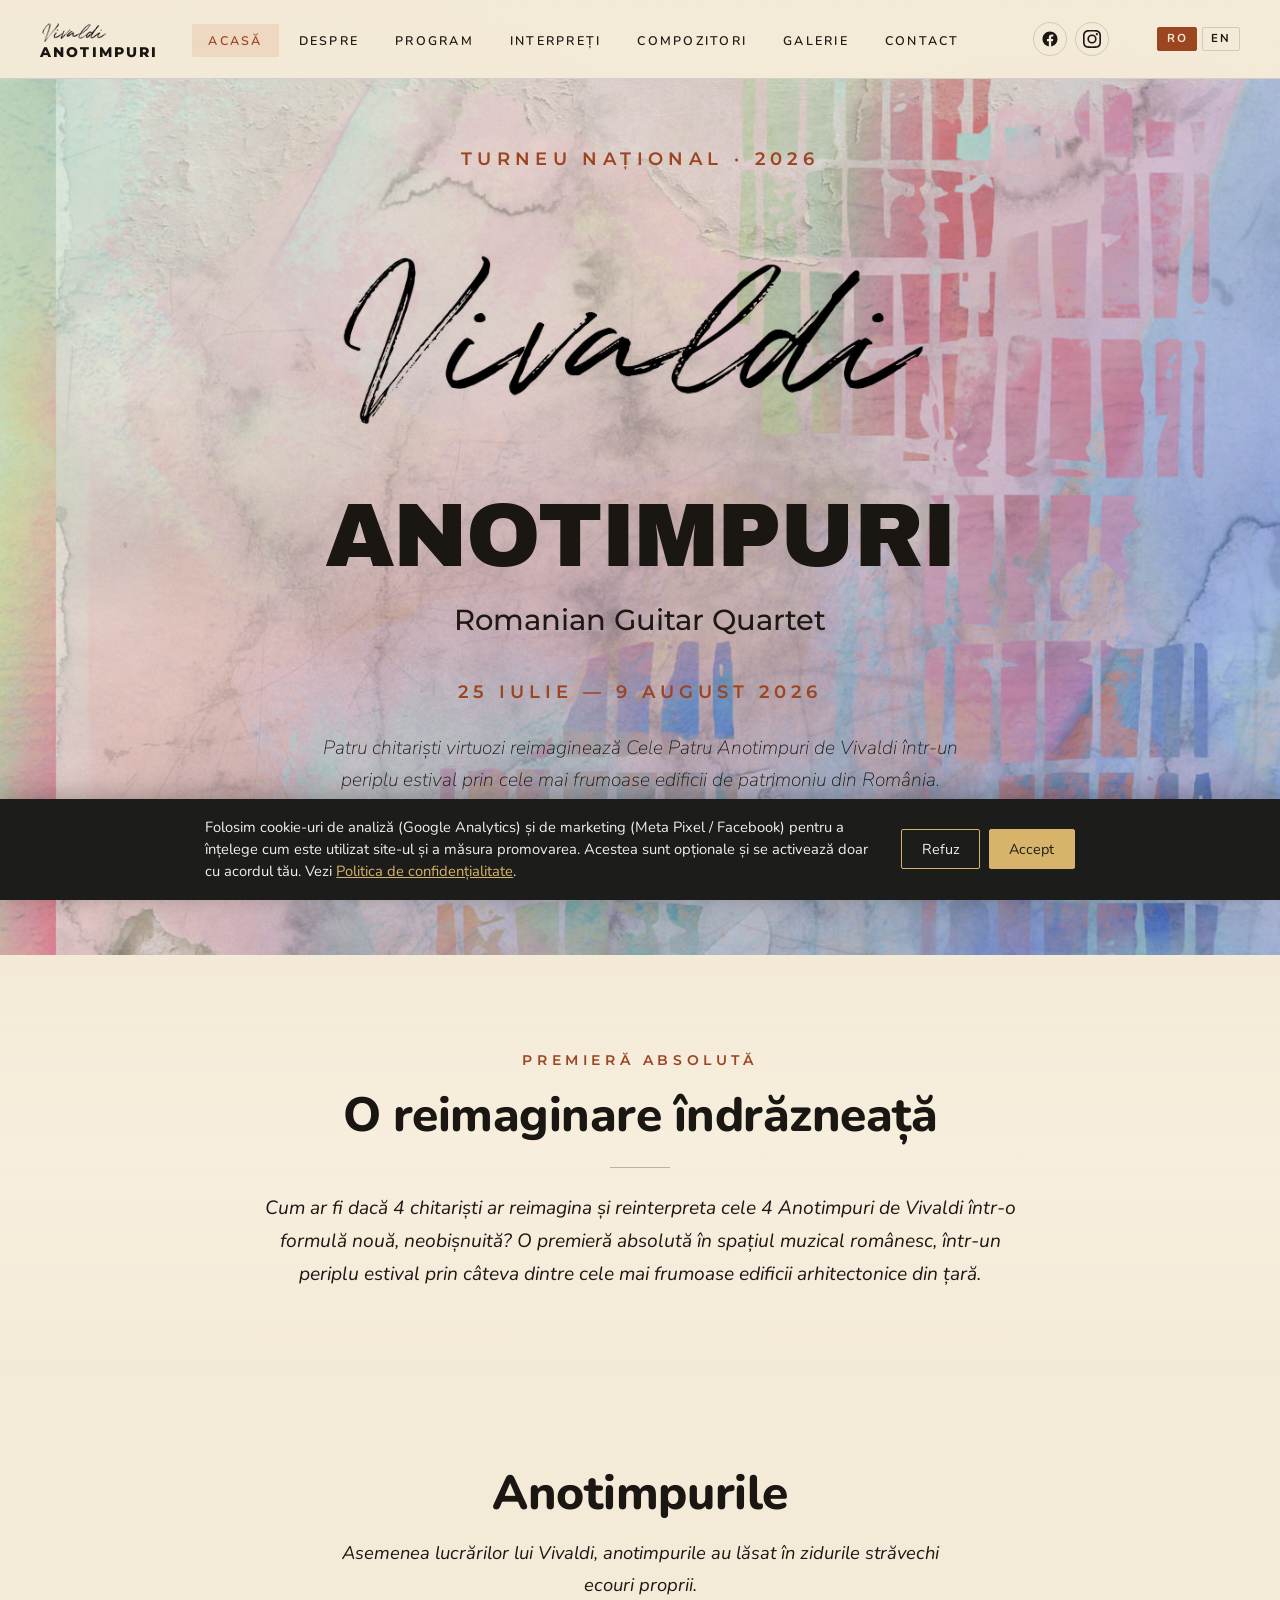
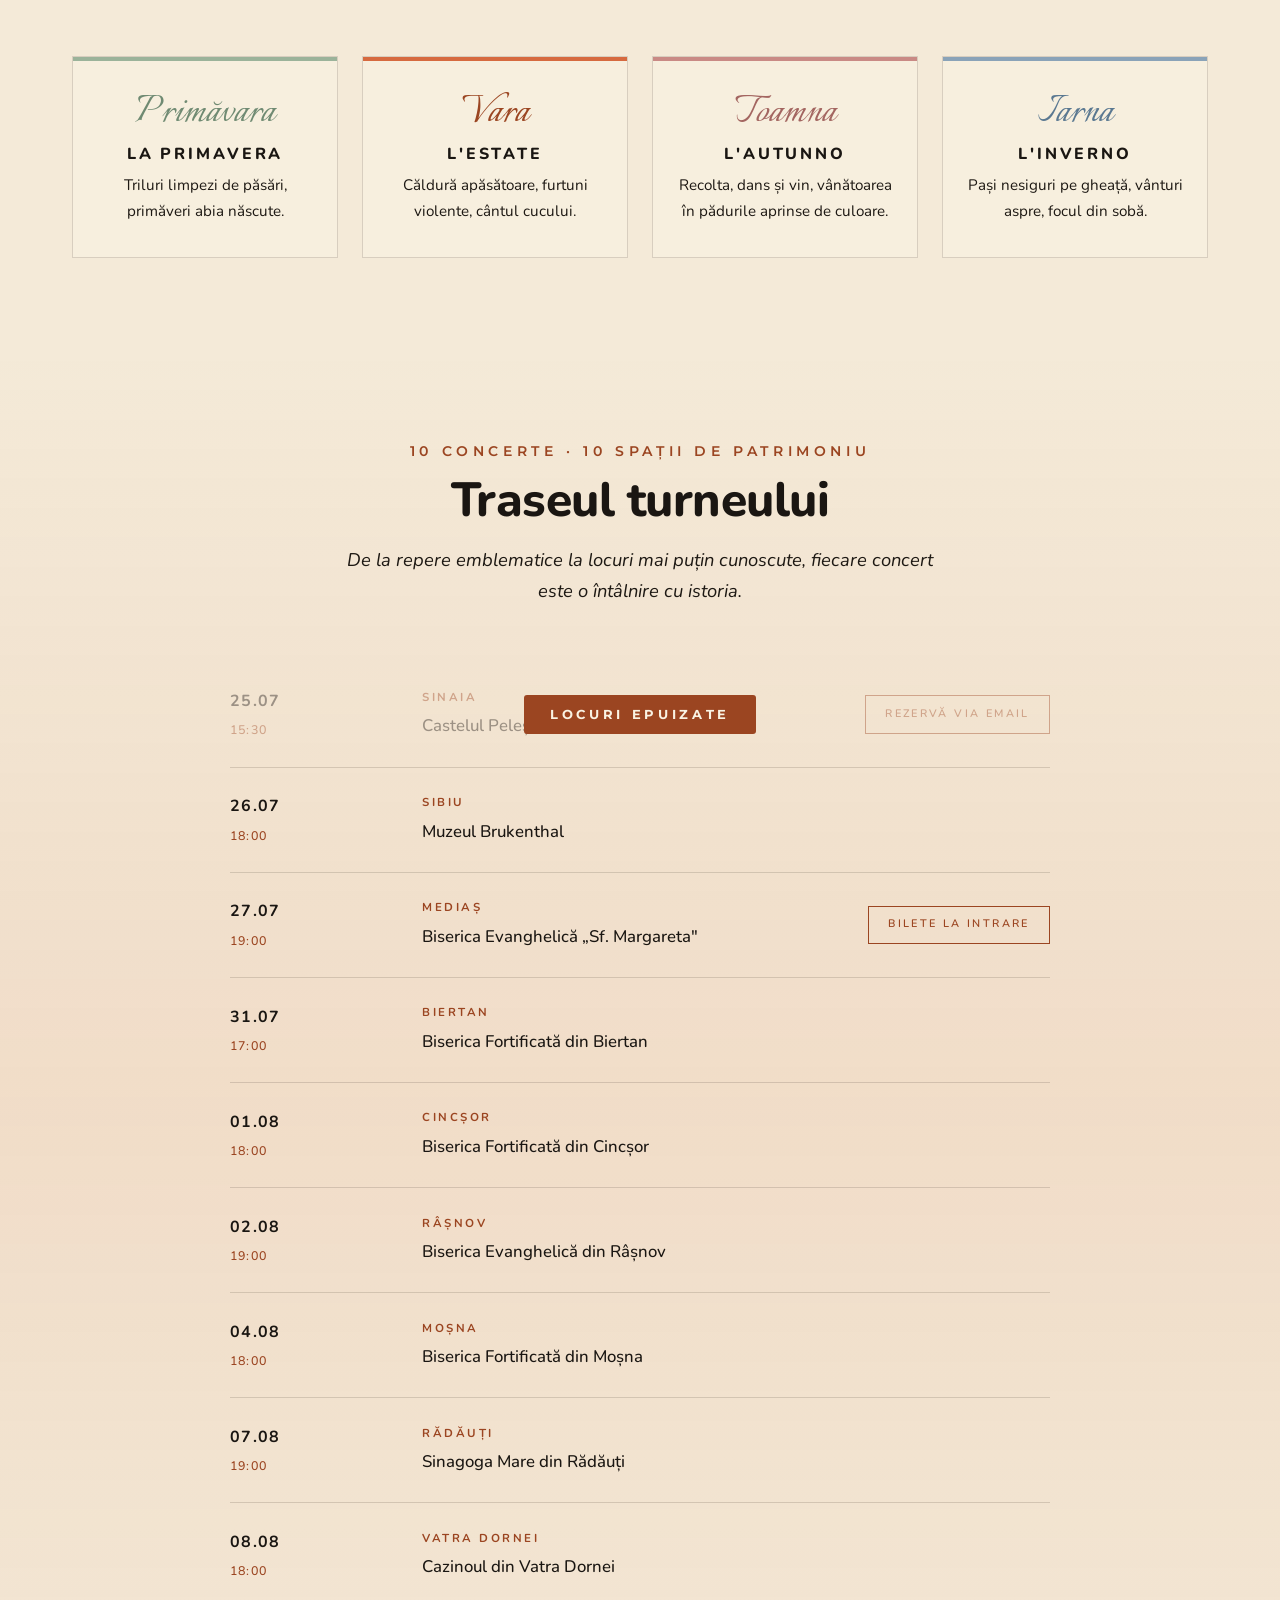
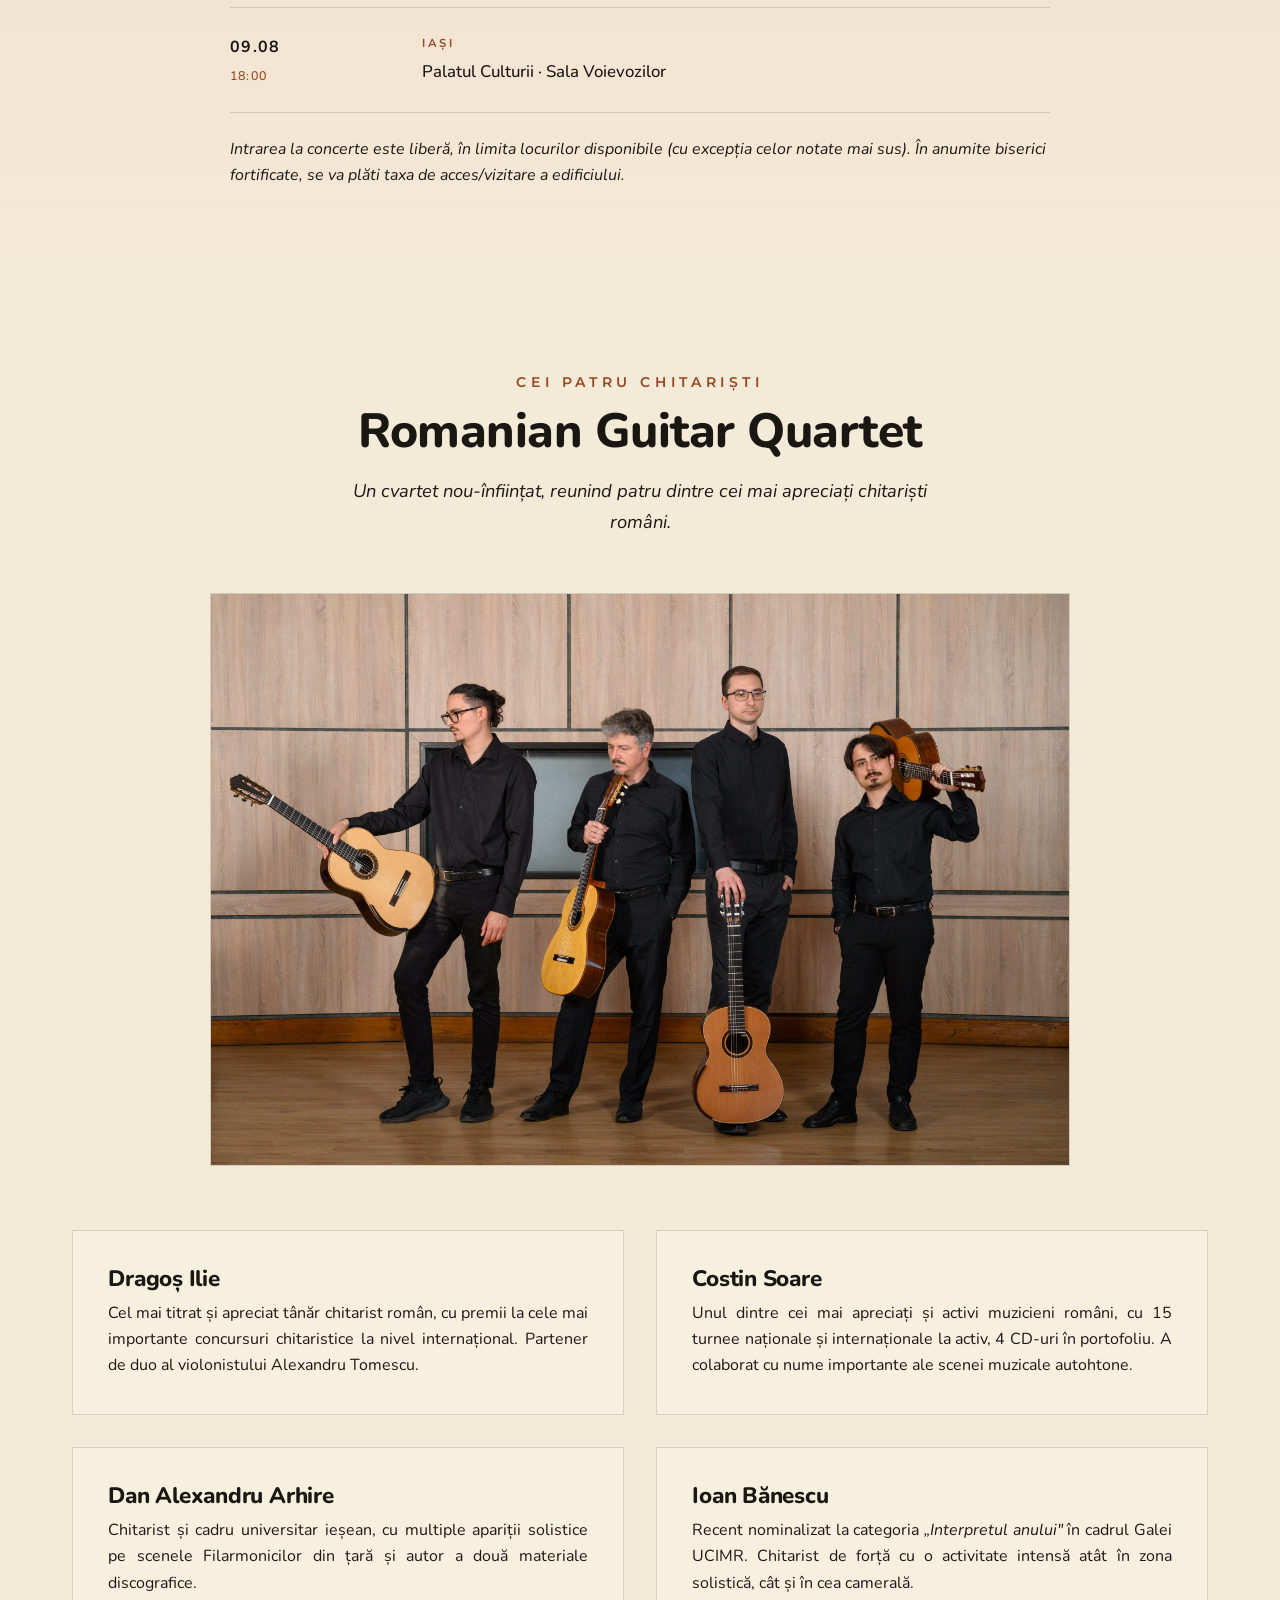
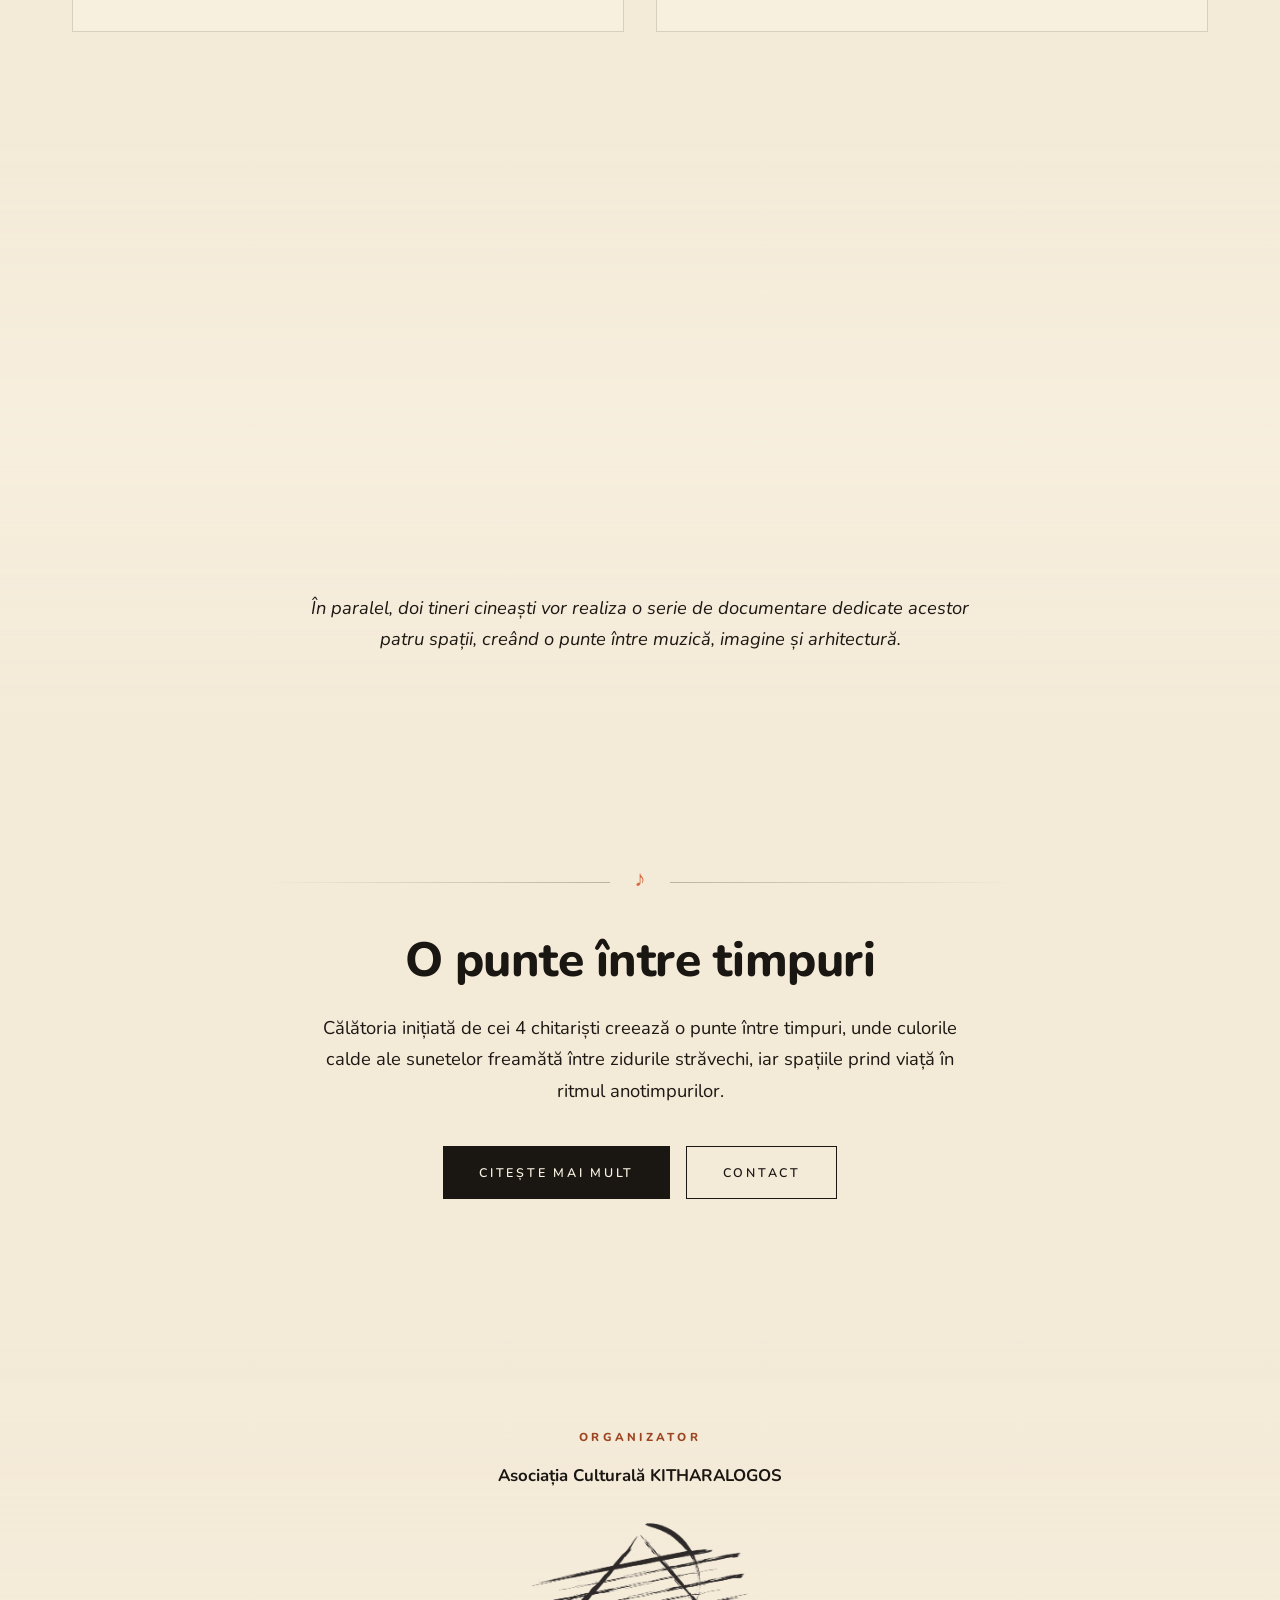
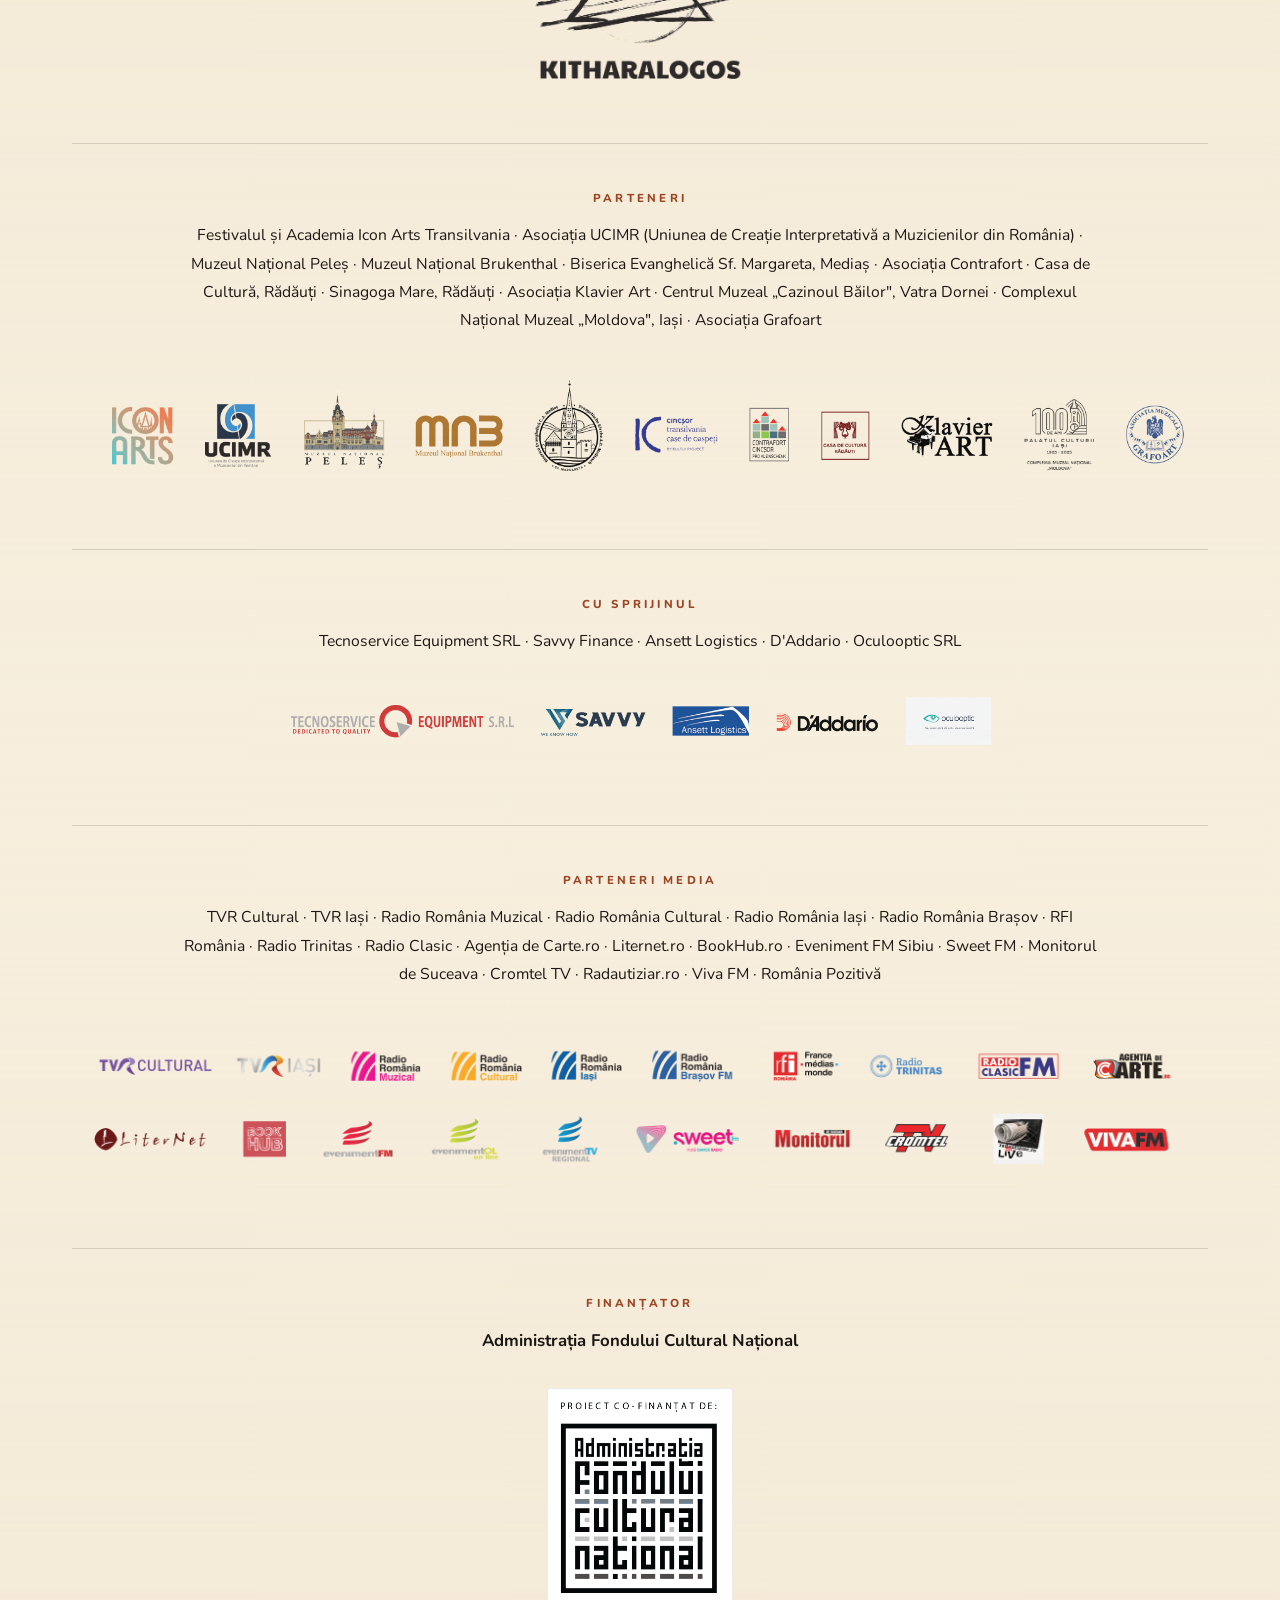
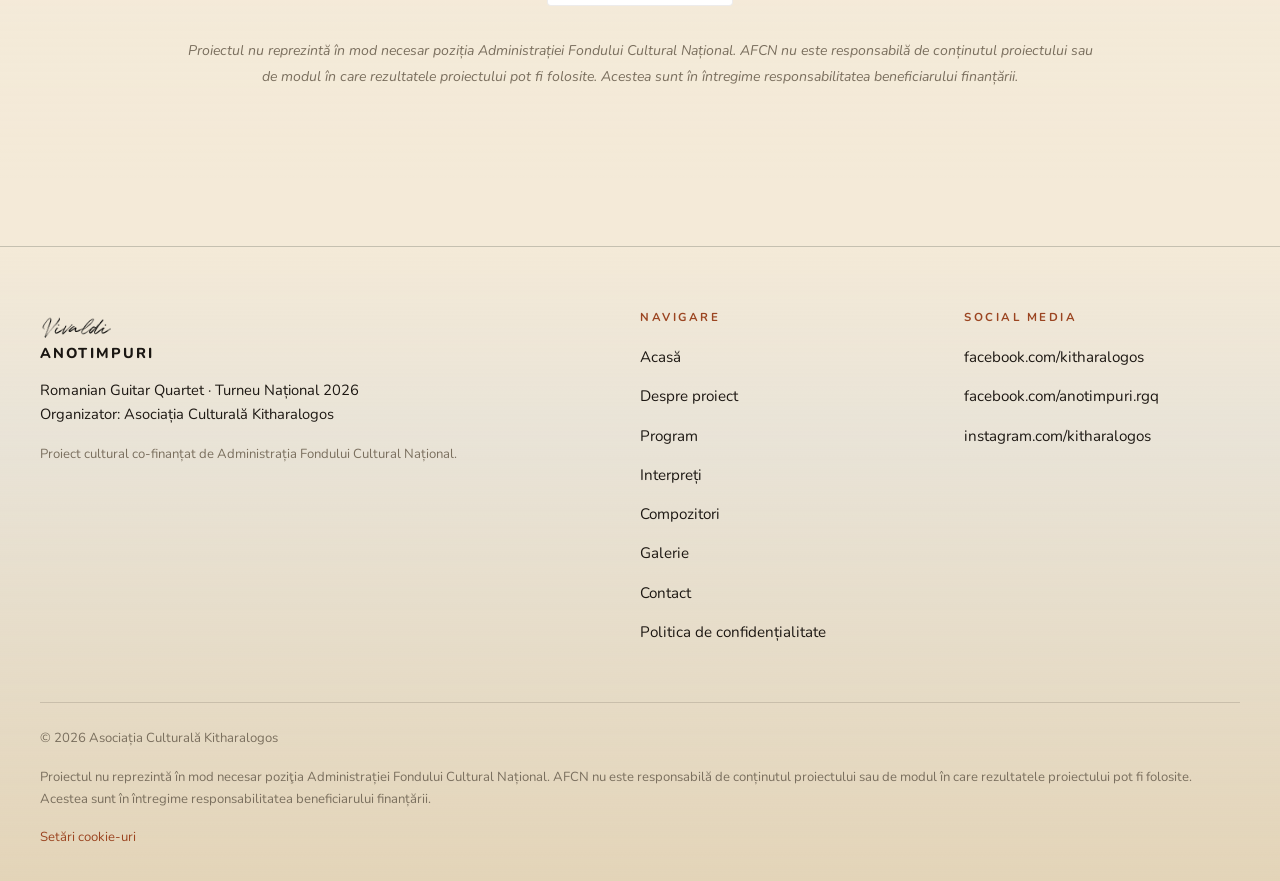
<file: index.html>
<!DOCTYPE html>
<html lang="ro">
<head>
  <meta charset="UTF-8">
  <meta name="viewport" content="width=device-width, initial-scale=1.0">
  <title>ANOTIMPURI / Vivaldi — Romanian Guitar Quartet · Turneu Național</title>
  <meta name="description" content="Cele 4 Anotimpuri de Vivaldi, reimaginate de Romanian Guitar Quartet. Turneu național, 25.07 – 9.08, în 10 edificii de patrimoniu din România.">
  <link rel="stylesheet" href="css/styles.css">
</head>
<body>

  <!-- HEADER -->
  <header class="site-header">
    <div class="header-inner">
      <a href="index.html" class="site-logo">
        <span class="script-mark">Vivaldi</span>
        Anotimpuri
      </a>
      <nav class="site-nav" id="main-nav">
        <ul>
          <li><a href="index.html" class="active">Acasă</a></li>
          <li><a href="about.html">Despre</a></li>
          <li><a href="#concerte">Program</a></li>
          <li><a href="#interpreti">Interpreți</a></li>
          <li><a href="#compozitori">Compozitori</a></li>
          <li><a href="galerie.html">Galerie</a></li>
          <li><a href="contact.html">Contact</a></li>
        </ul>
      </nav>
      <div class="header-social">
        <a href="https://www.facebook.com/anotimpuri.rgq" target="_blank" rel="noopener" aria-label="Facebook Anotimpuri">
          <svg viewBox="0 0 24 24" width="18" height="18" fill="currentColor" aria-hidden="true">
            <path d="M22 12c0-5.523-4.477-10-10-10S2 6.477 2 12c0 4.991 3.657 9.128 8.438 9.879V14.89h-2.54V12h2.54V9.797c0-2.506 1.492-3.89 3.777-3.89 1.094 0 2.238.195 2.238.195v2.46h-1.261c-1.243 0-1.63.771-1.63 1.562V12h2.773l-.443 2.89h-2.33v6.989C18.343 21.128 22 16.991 22 12z"/>
          </svg>
        </a>
        <a href="https://www.instagram.com/kitharalogos/" target="_blank" rel="noopener" aria-label="Instagram Kitharalogos">
          <svg viewBox="0 0 24 24" width="18" height="18" fill="currentColor" aria-hidden="true">
            <path d="M12 2.163c3.204 0 3.584.012 4.85.07 1.366.062 2.633.336 3.608 1.311.975.975 1.249 2.242 1.311 3.608.058 1.266.07 1.646.07 4.85s-.012 3.584-.07 4.85c-.062 1.366-.336 2.633-1.311 3.608-.975.975-2.242 1.249-3.608 1.311-1.266.058-1.646.07-4.85.07s-3.584-.012-4.85-.07c-1.366-.062-2.633-.336-3.608-1.311-.975-.975-1.249-2.242-1.311-3.608-.058-1.266-.07-1.646-.07-4.85s.012-3.584.07-4.85c.062-1.366.336-2.633 1.311-3.608.975-.975 2.242-1.249 3.608-1.311 1.266-.058 1.646-.07 4.85-.07M12 0C8.741 0 8.332.014 7.052.072 5.197.157 3.355.673 2.014 2.014.673 3.355.157 5.197.072 7.052.014 8.332 0 8.741 0 12s.014 3.668.072 4.948c.085 1.855.601 3.697 1.942 5.038 1.341 1.341 3.183 1.857 5.038 1.942C8.332 23.986 8.741 24 12 24s3.668-.014 4.948-.072c1.855-.085 3.697-.601 5.038-1.942 1.341-1.341 1.857-3.183 1.942-5.038.058-1.28.072-1.689.072-4.948s-.014-3.668-.072-4.948c-.085-1.855-.601-3.697-1.942-5.038C20.645.673 18.803.157 16.948.072 15.668.014 15.259 0 12 0zm0 5.838a6.162 6.162 0 100 12.324 6.162 6.162 0 000-12.324zM12 16a4 4 0 110-8 4 4 0 010 8zm6.406-11.845a1.44 1.44 0 100 2.881 1.44 1.44 0 000-2.881z"/>
          </svg>
        </a>
      </div>
      <div class="lang-switch" role="group" aria-label="Language / Limbă">
        <button type="button" class="lang-btn active" data-lang="ro" aria-pressed="true">RO</button>
        <button type="button" class="lang-btn" data-lang="en" aria-pressed="false">EN</button>
      </div>
      <button class="hamburger" id="hamburger" aria-label="Deschide meniul">
        <span></span><span></span><span></span>
      </button>
    </div>
  </header>

  <main>

    <!-- HERO -->
    <section class="hero">
      <div class="hero-bg"></div>
      <div class="hero-content">
        <p class="eyebrow fade-up">Turneu Național · 2026</p>
        <div class="hero-script fade-up fade-up-delay-1">Vivaldi</div>
        <h1 class="fade-up fade-up-delay-1">ANOTIMPURI</h1>
        <p class="hero-subtitle fade-up fade-up-delay-2">Romanian Guitar Quartet</p>
        <p class="hero-meta fade-up fade-up-delay-2">25 Iulie — 9 August 2026</p>
        <p class="hero-tagline fade-up fade-up-delay-3">
          Patru chitariști virtuozi reimaginează <em>Cele Patru Anotimpuri</em> de Vivaldi
          într-un periplu estival prin cele mai frumoase edificii de patrimoniu din România.
        </p>
        <div class="btn-group fade-up fade-up-delay-3">
          <a href="#concerte" class="btn btn--filled">Vezi Programul</a>
          <a href="about.html" class="btn">Despre Proiect</a>
        </div>
      </div>
    </section>

    <!-- INTRO -->
    <section class="section section--cream">
      <div class="container container--narrow text-center reveal">
        <span class="eyebrow">Premieră absolută</span>
        <h2>O reimaginare îndrăzneață</h2>
        <div class="divider"></div>
        <p style="font-size:1.2rem; font-style:italic; color:var(--charcoal); margin-top:1rem;">
          Cum ar fi dacă 4 chitariști ar reimagina și reinterpreta cele 4 Anotimpuri de Vivaldi
          într-o formulă nouă, neobișnuită? O premieră absolută în spațiul muzical românesc,
          într-un periplu estival prin câteva dintre cele mai frumoase edificii arhitectonice din țară.
        </p>
      </div>
    </section>

    <!-- SEASONS -->
    <section class="section">
      <div class="container">
        <div class="section-header reveal">

          <h2>Anotimpurile</h2>
          <p>Asemenea lucrărilor lui Vivaldi, anotimpurile au lăsat în zidurile străvechi ecouri proprii.</p>
        </div>
        <div class="seasons-grid reveal">
          <div class="season-card spring">
            <div class="season-script">Primăvara</div>
            <h3>La Primavera</h3>
            <p>Triluri limpezi de păsări, primăveri abia născute.</p>
          </div>
          <div class="season-card summer">
            <div class="season-script">Vara</div>
            <h3>L'Estate</h3>
            <p>Căldură apăsătoare, furtuni violente, cântul cucului.</p>
          </div>
          <div class="season-card autumn">
            <div class="season-script">Toamna</div>
            <h3>L'Autunno</h3>
            <p>Recolta, dans și vin, vânătoarea în pădurile aprinse de culoare.</p>
          </div>
          <div class="season-card winter">
            <div class="season-script">Iarna</div>
            <h3>L'Inverno</h3>
            <p>Pași nesiguri pe gheață, vânturi aspre, focul din sobă. </p>
          </div>
        </div>
      </div>
    </section>

    <!-- CONCERTE -->
    <section class="section section--warm" id="concerte">
      <div class="container">
        <div class="section-header reveal">
          <span class="eyebrow">10 Concerte · 10 Spații de Patrimoniu</span>
          <h2>Traseul turneului</h2>
          <p>De la repere emblematice la locuri mai puțin cunoscute, fiecare concert este o întâlnire cu istoria.</p>
        </div>
        <div class="container--narrow" style="margin:0 auto;">
          <div class="event-list reveal">

            <div class="event-item sold-out">
              <div class="event-date">25.07 <span class="time">15:30</span></div>
              <div>
                <div class="event-city">Sinaia</div>
                <div class="event-venue">Castelul Peleș · Sala Mare de Concerte</div>
              </div>
              <span class="btn btn--small btn--coral is-disabled" aria-disabled="true">Rezervă via email</span>
              <div class="sold-out-overlay" aria-hidden="true"><span>Locuri epuizate</span></div>
            </div>

            <div class="event-item">
              <div class="event-date">26.07 <span class="time">18:00</span></div>
              <div>
                <div class="event-city">Sibiu</div>
                <div class="event-venue">Muzeul Brukenthal</div>
              </div>
            </div>

            <div class="event-item">
              <div class="event-date">27.07 <span class="time">19:00</span></div>
              <div>
                <div class="event-city">Mediaș</div>
                <div class="event-venue">Biserica Evanghelică „Sf. Margareta"</div>
              </div>
              <span class="btn btn--small btn--coral is-disabled" aria-disabled="true">Bilete la intrare</span>
            </div>

            <div class="event-item">
              <div class="event-date">31.07 <span class="time">17:00</span></div>
              <div>
                <div class="event-city">Biertan</div>
                <div class="event-venue">Biserica Fortificată din Biertan</div>
              </div>
            </div>

            <div class="event-item">
              <div class="event-date">01.08 <span class="time">18:00</span></div>
              <div>
                <div class="event-city">Cincșor</div>
                <div class="event-venue">Biserica Fortificată din Cincșor</div>
              </div>
            </div>

            <div class="event-item">
              <div class="event-date">02.08 <span class="time">19:00</span></div>
              <div>
                <div class="event-city">Râșnov</div>
                <div class="event-venue">Biserica Evanghelică din Râșnov</div>
              </div>
            </div>

            <div class="event-item">
              <div class="event-date">04.08 <span class="time">18:00</span></div>
              <div>
                <div class="event-city">Moșna</div>
                <div class="event-venue">Biserica Fortificată din Moșna</div>
              </div>
            </div>

            <div class="event-item">
              <div class="event-date">07.08 <span class="time">19:00</span></div>
              <div>
                <div class="event-city">Rădăuți</div>
                <div class="event-venue">Sinagoga Mare din Rădăuți</div>
              </div>
            </div>

            <div class="event-item">
              <div class="event-date">08.08 <span class="time">18:00</span></div>
              <div>
                <div class="event-city">Vatra Dornei</div>
                <div class="event-venue">Cazinoul din Vatra Dornei</div>
              </div>
            </div>

            <div class="event-item">
              <div class="event-date">09.08 <span class="time">18:00</span></div>
              <div>
                <div class="event-city">Iași</div>
                <div class="event-venue">Palatul Culturii · Sala Voievozilor</div>
              </div>
            </div>

          </div>
          <p class="event-note">Intrarea la concerte este liberă, în limita locurilor disponibile (cu excepția celor notate mai sus). În anumite biserici fortificate, se va plăti taxa de acces/vizitare a edificiului.</p>
        </div>
      </div>
    </section>

    <!-- INTERPRETI -->
    <section class="section" id="interpreti">
      <div class="container">
        <div class="section-header reveal">
          <span class="eyebrow">Cei patru chitariști</span>
          <h2>Romanian Guitar Quartet</h2>
          <p>Un cvartet nou-înființat, reunind patru dintre cei mai apreciați chitariști români.</p>
        </div>
        <figure class="reveal" style="margin: 2rem auto; max-width: 860px;">
          <img src="images/grup2.jpg" alt="Romanian Guitar Quartet" loading="lazy" style="width: 100%; display: block; border: 1px solid var(--line);">
        </figure><br>
        <div class="musician-grid reveal">

          <a href="dragos-ilie.html" class="musician-card">
            <h3 class="musician-name">Dragoș Ilie</h3>
            <p class="musician-bio">
              Cel mai titrat și apreciat tânăr chitarist român, cu premii la cele mai
              importante concursuri chitaristice la nivel internațional. Partener de duo al
              violonistului Alexandru Tomescu.
            </p>
          </a>

          <a href="costin-soare.html" class="musician-card">
            <h3 class="musician-name">Costin Soare</h3>
            <p class="musician-bio">
              Unul dintre cei mai apreciați și activi muzicieni români, cu 15 turnee
              naționale și internaționale la activ, 4 CD-uri în portofoliu. A colaborat cu
              nume importante ale scenei muzicale autohtone.
            </p>
          </a>

          <a href="dan-arhire.html" class="musician-card">
            <h3 class="musician-name">Dan Alexandru Arhire</h3>
            <p class="musician-bio">
              Chitarist și cadru universitar ieșean, cu multiple apariții solistice pe
              scenele Filarmonicilor din țară și autor a două materiale discografice.
            </p>
          </a>

          <a href="ioan-banescu.html" class="musician-card">
            <h3 class="musician-name">Ioan Bănescu</h3>
            <p class="musician-bio">
              Recent nominalizat la categoria <em>„Interpretul anului"</em> în cadrul
              Galei UCIMR. Chitarist de forță cu o activitate intensă atât în zona solistică,
              cât și în cea camerală.
            </p>
          </a>

        </div>
      </div>
    </section>

    <!-- COMPOZITORI -->
    <section class="section section--cream" id="compozitori">
      <div class="container">
        <div class="section-header reveal">
          <span class="eyebrow">Noi creații</span>
          <h2>Patru compozitori, patru spații</h2>
          <p>
            Patru tineri compozitori, selectați printr-un apel național, creează câte o lucrare pentru cvartet de chitare și bandă, fiecare inspirată de unul dintre spațiile turneului.
          </p>
        </div>
        <div class="composer-grid reveal">
          <a href="iuliana-ciocanea.html" class="composer-card">
            <div class="name">Iuliana Teodorescu Ciocănea</div>
          </a>
          <a href="oana-oltean.html" class="composer-card">
            <div class="name">Oana Adriana Oltean</div>
          </a>
          <a href="paul-pintilie.html" class="composer-card">
            <div class="name">Paul Pintilie</div>
          </a>
          <a href="oana-vardianu.html" class="composer-card">
            <div class="name">Oana Vardianu</div>
          </a>
        </div>
        <div class="text-center mt-3 reveal">
          <p style="color:var(--charcoal); max-width:680px; margin:0 auto; font-style:italic;">
            În paralel, doi tineri cineaști vor realiza o serie de documentare dedicate
            acestor patru spații, creând o punte între muzică, imagine și arhitectură.
          </p>
        </div>
      </div>
    </section>

    <!-- CTA -->
    <section class="section">
      <div class="container container--narrow text-center reveal">
        <div class="divider-ornament"><span>♪</span></div>
        <h2>O punte între timpuri</h2>
        <p style="font-size:1.15rem; color:var(--charcoal); margin: 1.5rem auto 2.5rem; max-width:640px;">
          Călătoria inițiată de cei 4 chitariști creează o punte între timpuri, unde
          culorile calde ale sunetelor freamătă între zidurile străvechi, iar spațiile
          prind viață în ritmul anotimpurilor.
        </p>
        <div class="btn-group">
          <a href="about.html" class="btn btn--filled">Citește Mai Mult</a>
          <a href="contact.html" class="btn">Contact</a>
        </div>
      </div>
    </section>


    <!-- PARTNERS -->
    <section class="section section--cream">
      <div class="container">

        <div class="partners reveal" style="margin-top:0; border-top:none; padding-top:0;">

        <div class="section-header reveal"> </div>
          <h4>Organizator</h4>
          <p style="font-family:var(--font-heading); font-weight:700; color:var(--ink); font-size:1.05rem;">
            Asociația Culturală KITHARALOGOS
          </p>
          <img src="images/kitharalogos.png" alt="Logo Kitharalogos" class="partner-logos partner-logos--logo" loading="lazy">
          <p></p>
          <p></p>
        </div>

        <div class="section-header reveal"> </div>


        <div class="partners reveal">
          <h4>Parteneri</h4>
          <p>
            Festivalul și Academia Icon Arts Transilvania · Asociația UCIMR (Uniunea de Creație
            Interpretativă a Muzicienilor din România) · Muzeul Național Peleș · Muzeul Național
            Brukenthal · Biserica Evanghelică Sf. Margareta, Mediaș · Asociația Contrafort ·
            Casa de Cultură, Rădăuți · Sinagoga Mare, Rădăuți · Asociația Klavier Art ·
            Centrul Muzeal „Cazinoul Băilor", Vatra Dornei · Complexul Național Muzeal „Moldova",
            Iași · Asociația Grafoart
          </p>
          <img src="images/parteneri2.png" alt="Logo-uri parteneri" class="partner-logos" loading="lazy">
        </div>

        <div class="partners reveal">
          <h4>Cu sprijinul</h4>
          <p>
            Tecnoservice Equipment SRL · Savvy Finance · Ansett Logistics · D'Addario · Oculooptic SRL
          </p>
          <img src="images/cu_sprijinul2.png" alt="Logo-uri sprijinitori" class="partner-logos partner-logos--narrow" loading="lazy">
        </div>

        <div class="partners reveal">
          <h4>Parteneri media</h4>
          <p>
            TVR Cultural · TVR Iași · Radio România Muzical · Radio România Cultural · Radio
            România Iași · Radio România Brașov · RFI România · Radio Trinitas · Radio Clasic ·
            Agenția de Carte.ro · Liternet.ro · BookHub.ro · Eveniment FM Sibiu · Sweet FM ·
            Monitorul de Suceava · Cromtel TV · Radautiziar.ro · Viva FM · România Pozitivă
          </p>
          <img src="images/parteneri_media2.png" alt="Logo-uri parteneri media" class="partner-logos" loading="lazy">
        </div>

        <div class="partners reveal">
          <h4>Finanțator</h4>
          <p style="font-family:var(--font-heading); font-weight:700; color:var(--ink); font-size:1.05rem;">
            Administrația Fondului Cultural Național
          </p>
          <figure class="logo-badge logo-badge--light">
            <img src="images/afcn.png" alt="Administrația Fondului Cultural Național" loading="lazy">
          </figure>
          <p style="font-size:0.88rem; margin-top:2rem; margin-bottom: 0.3rem; color:var(--warm-grey); font-style:italic;">
            Proiectul nu reprezintă în mod necesar poziția Administrației Fondului Cultural Național.
            AFCN nu este responsabilă de conținutul proiectului sau de modul în care rezultatele
            proiectului pot fi folosite. Acestea sunt în întregime responsabilitatea beneficiarului finanțării.
          </p>
        </div>
      </div>
    </section>
  </main>

  <!-- FOOTER -->
  <footer class="site-footer">
    <div class="footer-inner">
      <div class="footer-grid">
        <div class="footer-brand">
          <span class="logo">
            <span class="script-mark">Vivaldi</span>
            Anotimpuri
          </span>
          <p>
            Romanian Guitar Quartet · Turneu Național 2026<br>
            Organizator: Asociația Culturală Kitharalogos
          </p>
          <p style="font-size:0.82rem; margin-top:1rem; color:var(--warm-grey);">
            Proiect cultural co-finanțat de Administrația Fondului Cultural Național.
          </p>
        </div>
        <div class="footer-col">
          <h4>Navigare</h4>
          <ul>
            <li><a href="index.html">Acasă</a></li>
            <li><a href="about.html">Despre proiect</a></li>
            <li><a href="index.html#concerte">Program</a></li>
            <li><a href="index.html#interpreti">Interpreți</a></li>
            <li><a href="index.html#compozitori">Compozitori</a></li>
            <li><a href="galerie.html">Galerie</a></li>
            <li><a href="contact.html">Contact</a></li>
            <li><a href="confidentialitate.html">Politica de confidențialitate</a></li>
          </ul>
        </div>
        <div class="footer-col">
          <h4>Social media</h4>
          <ul>
            <li><a href="https://www.facebook.com/kitharalogos" target="_blank" rel="noopener">facebook.com/kitharalogos</a></li>
            <li><a href="https://www.facebook.com/anotimpuri.rgq" target="_blank" rel="noopener">facebook.com/anotimpuri.rgq</a></li>
            <li><a href="https://www.instagram.com/kitharalogos/" target="_blank" rel="noopener">instagram.com/kitharalogos</a></li>
          </ul>
        </div>
      </div>
      <div class="footer-bottom">
        <span>© 2026 Asociația Culturală Kitharalogos</span>
        <span>Proiectul nu reprezintă în mod necesar poziţia Administrației Fondului Cultural Național. AFCN nu este responsabilă de conținutul proiectului sau de modul în care rezultatele proiectului pot fi folosite. Acestea sunt în întregime responsabilitatea beneficiarului finanțării.</span>
      </div>
    </div>
  </footer>

  <script src="js/i18n.js" defer></script>
  <script src="js/main.js" defer></script>
</body>
</html>
</file>
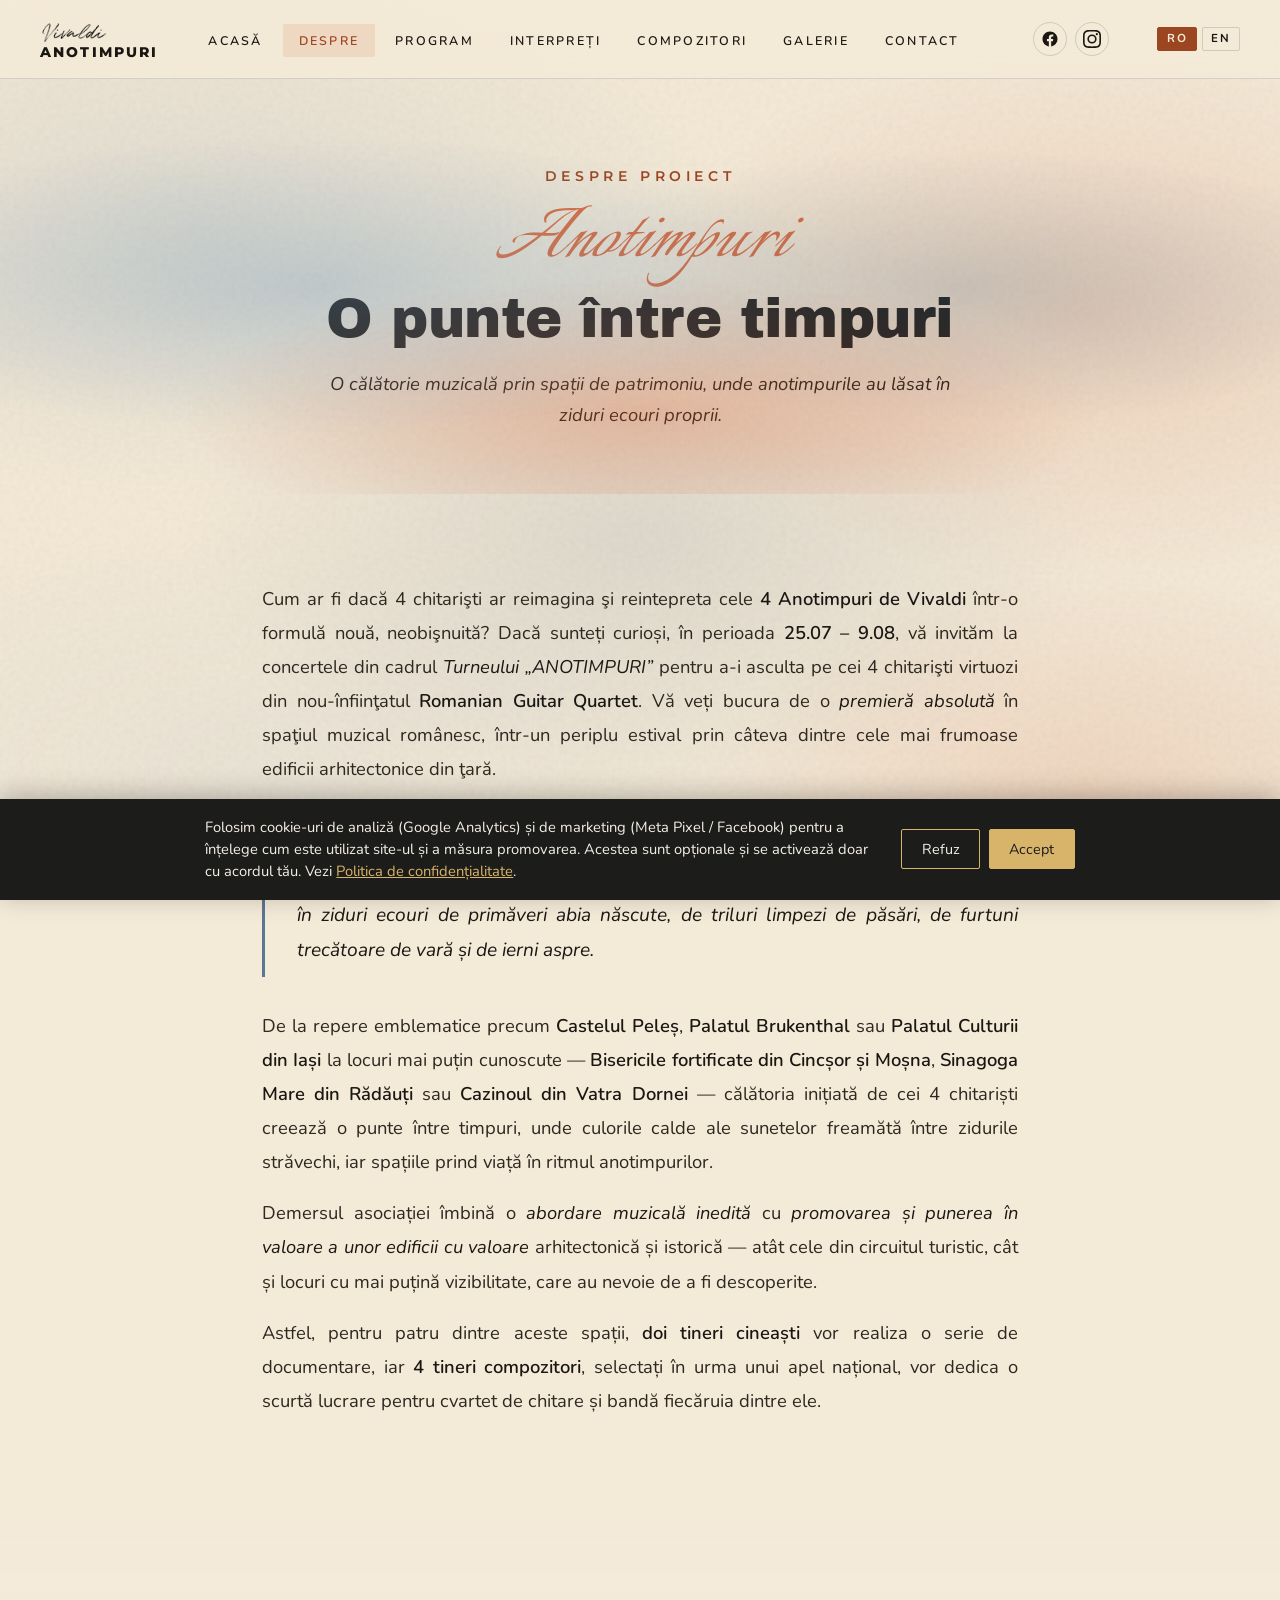
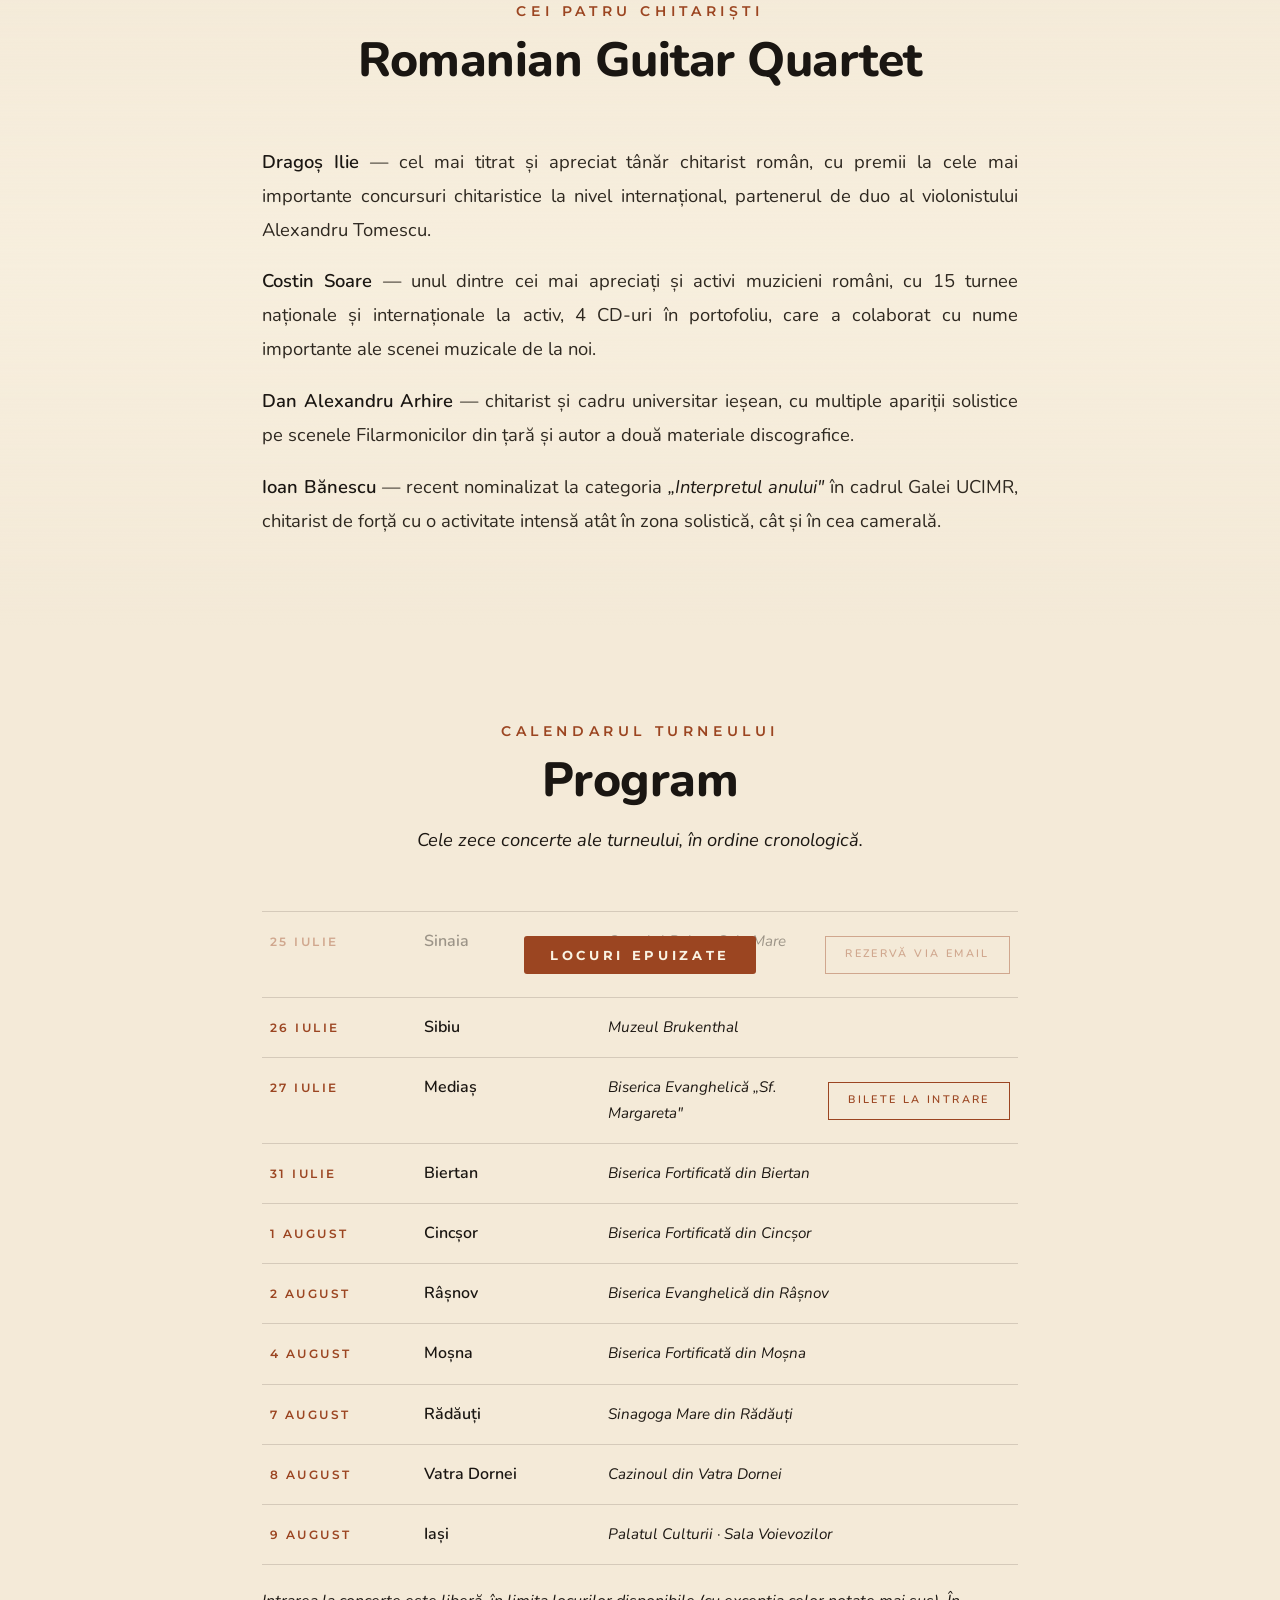
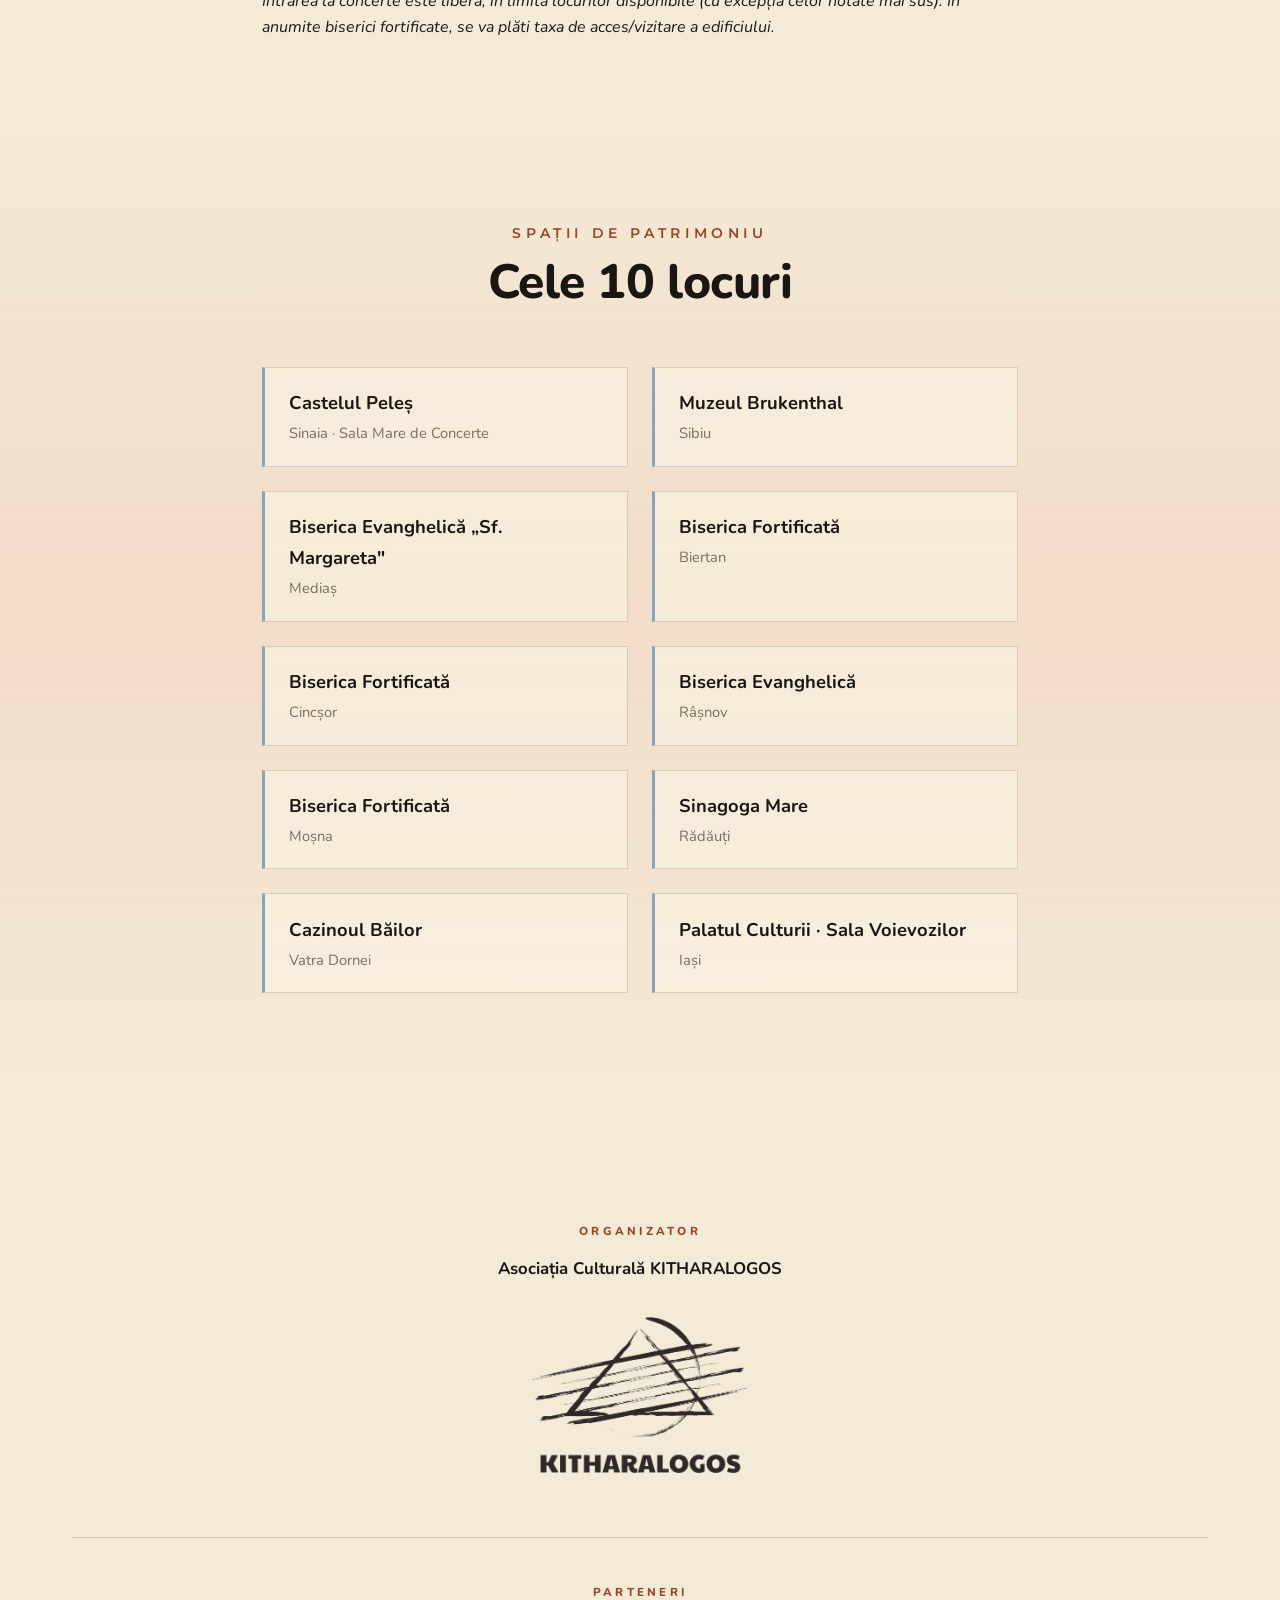
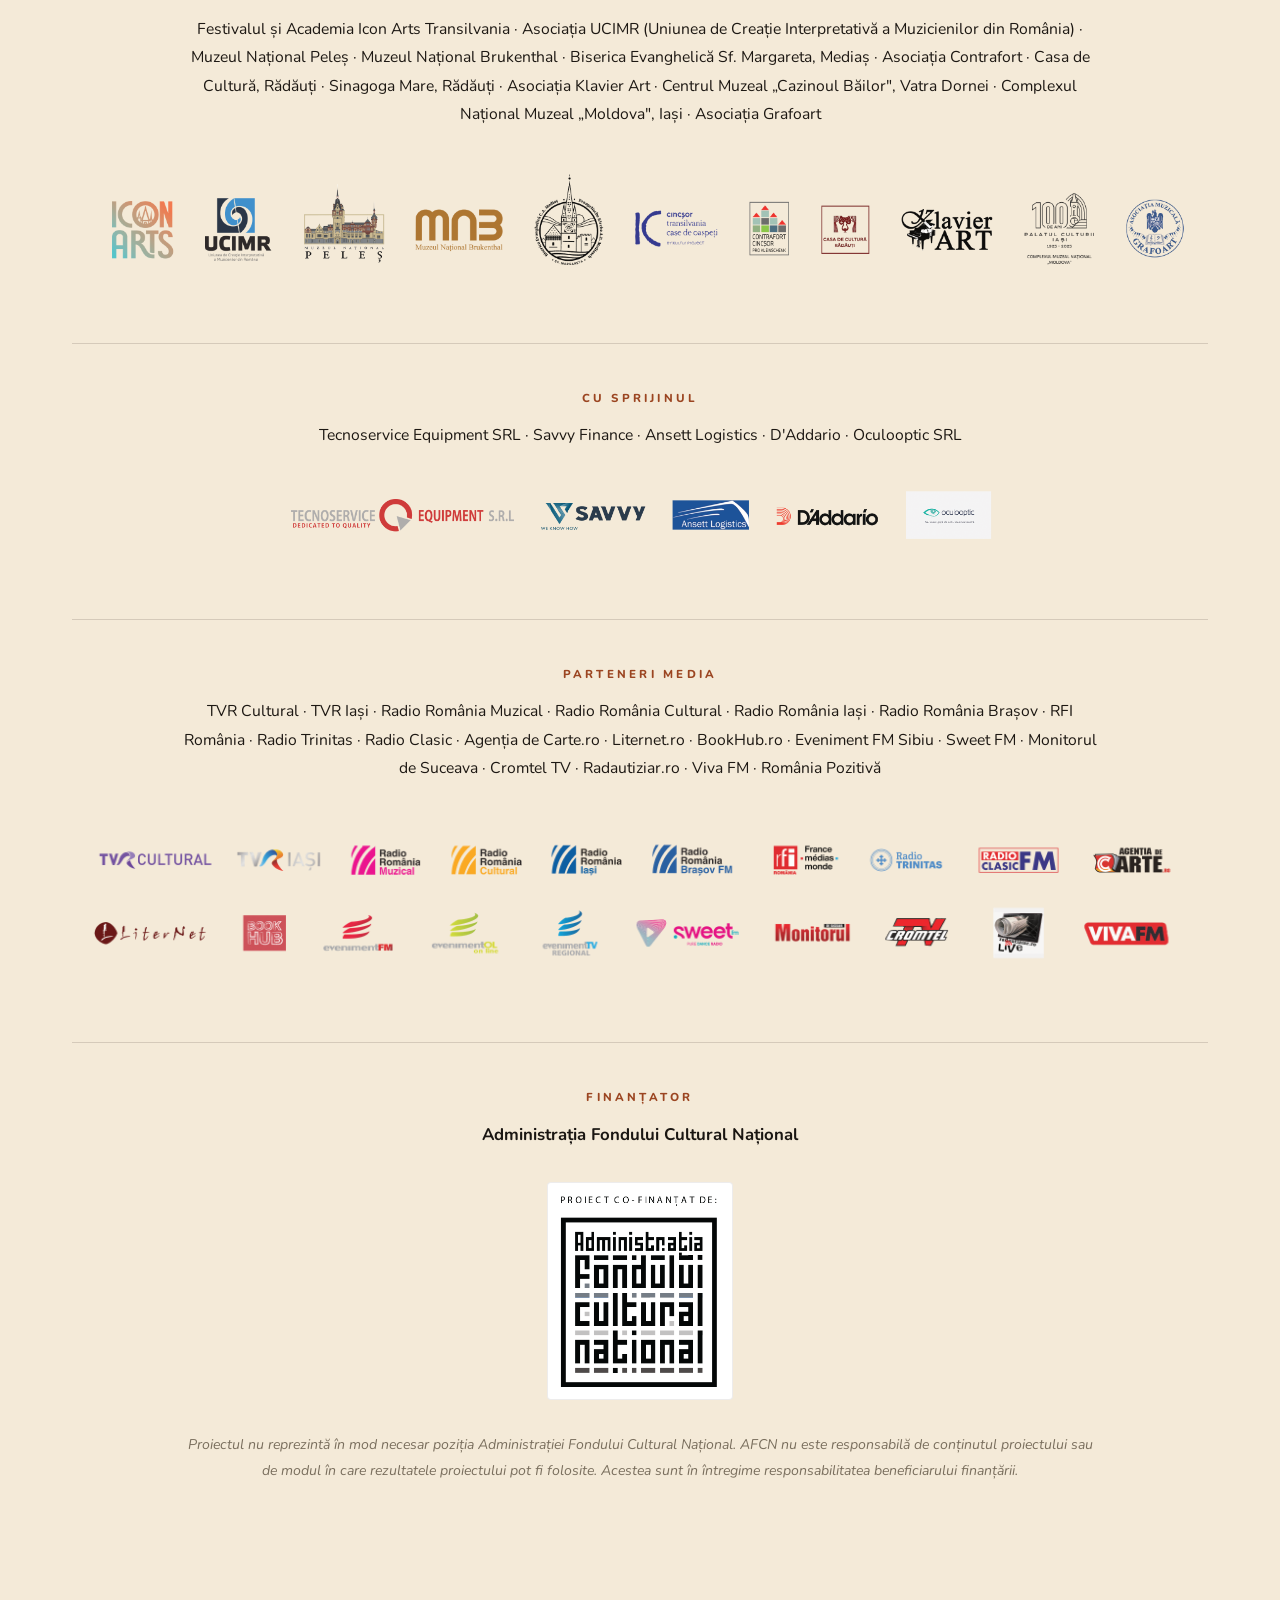
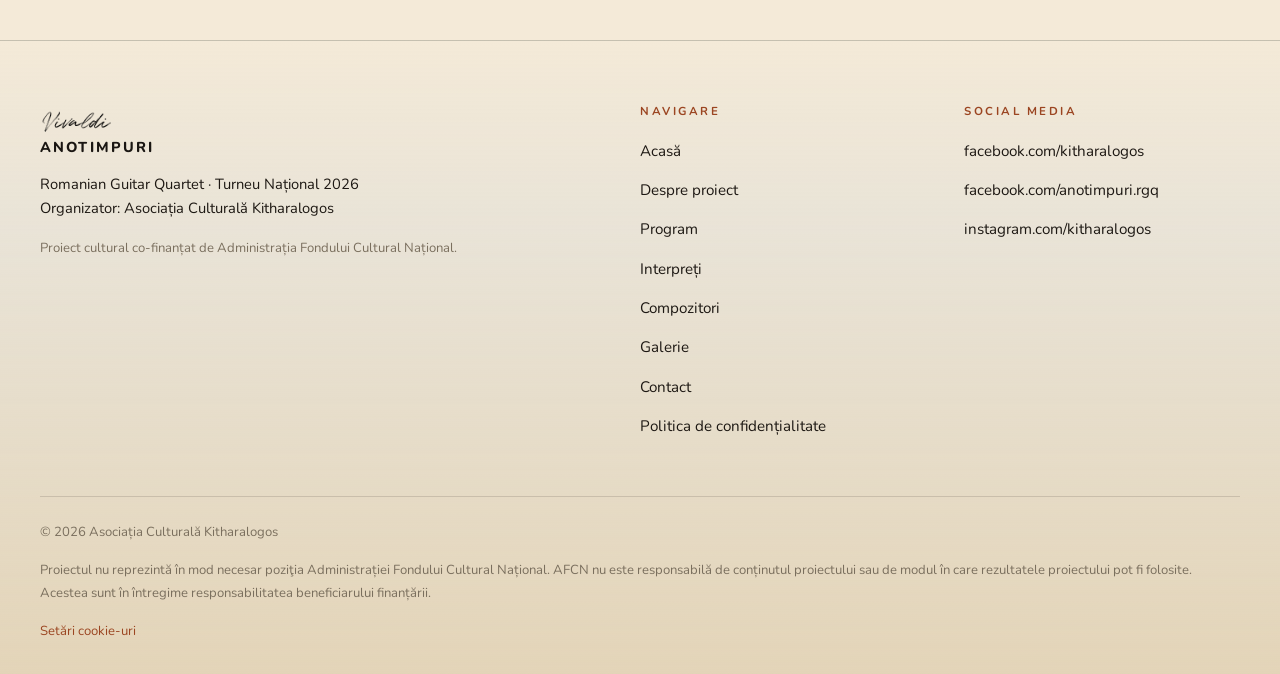
<file: about.html>
<!DOCTYPE html>
<html lang="ro">
<head>
  <meta charset="UTF-8">
  <meta name="viewport" content="width=device-width, initial-scale=1.0">
  <title>Despre Proiect — ANOTIMPURI / Vivaldi · Romanian Guitar Quartet</title>
  <meta name="description" content="Despre turneul Anotimpuri: o călătorie muzicală prin 10 edificii de patrimoniu, cu lucrări noi pentru cvartet de chitare și bandă.">
  <link rel="stylesheet" href="css/styles.css">
</head>
<body>

  <!-- HEADER -->
  <header class="site-header">
    <div class="header-inner">
      <a href="index.html" class="site-logo">
        <span class="script-mark">Vivaldi</span>
        Anotimpuri
      </a>
      <nav class="site-nav" id="main-nav">
        <ul>
          <li><a href="index.html" data-i18n="nav.home">Acasă</a></li>
          <li><a href="about.html" class="active" data-i18n="nav.about">Despre</a></li>
          <li><a href="index.html#concerte" data-i18n="nav.program">Program</a></li>
          <li><a href="index.html#muzicieni" data-i18n="nav.performers">Interpreți</a></li>
          <li><a href="index.html#compozitori" data-i18n="nav.composers">Compozitori</a></li>
          <li><a href="galerie.html" data-i18n="nav.gallery">Galerie</a></li>
          <li><a href="contact.html" data-i18n="nav.contact">Contact</a></li>
        </ul>
      </nav>
      <div class="header-social">
        <a href="https://www.facebook.com/anotimpuri.rgq" target="_blank" rel="noopener" aria-label="Facebook Anotimpuri">
          <svg viewBox="0 0 24 24" width="18" height="18" fill="currentColor" aria-hidden="true">
            <path d="M22 12c0-5.523-4.477-10-10-10S2 6.477 2 12c0 4.991 3.657 9.128 8.438 9.879V14.89h-2.54V12h2.54V9.797c0-2.506 1.492-3.89 3.777-3.89 1.094 0 2.238.195 2.238.195v2.46h-1.261c-1.243 0-1.63.771-1.63 1.562V12h2.773l-.443 2.89h-2.33v6.989C18.343 21.128 22 16.991 22 12z"/>
          </svg>
        </a>
        <a href="https://www.instagram.com/kitharalogos/" target="_blank" rel="noopener" aria-label="Instagram Kitharalogos">
          <svg viewBox="0 0 24 24" width="18" height="18" fill="currentColor" aria-hidden="true">
            <path d="M12 2.163c3.204 0 3.584.012 4.85.07 1.366.062 2.633.336 3.608 1.311.975.975 1.249 2.242 1.311 3.608.058 1.266.07 1.646.07 4.85s-.012 3.584-.07 4.85c-.062 1.366-.336 2.633-1.311 3.608-.975.975-2.242 1.249-3.608 1.311-1.266.058-1.646.07-4.85.07s-3.584-.012-4.85-.07c-1.366-.062-2.633-.336-3.608-1.311-.975-.975-1.249-2.242-1.311-3.608-.058-1.266-.07-1.646-.07-4.85s.012-3.584.07-4.85c.062-1.366.336-2.633 1.311-3.608.975-.975 2.242-1.249 3.608-1.311 1.266-.058 1.646-.07 4.85-.07M12 0C8.741 0 8.332.014 7.052.072 5.197.157 3.355.673 2.014 2.014.673 3.355.157 5.197.072 7.052.014 8.332 0 8.741 0 12s.014 3.668.072 4.948c.085 1.855.601 3.697 1.942 5.038 1.341 1.341 3.183 1.857 5.038 1.942C8.332 23.986 8.741 24 12 24s3.668-.014 4.948-.072c1.855-.085 3.697-.601 5.038-1.942 1.341-1.341 1.857-3.183 1.942-5.038.058-1.28.072-1.689.072-4.948s-.014-3.668-.072-4.948c-.085-1.855-.601-3.697-1.942-5.038C20.645.673 18.803.157 16.948.072 15.668.014 15.259 0 12 0zm0 5.838a6.162 6.162 0 100 12.324 6.162 6.162 0 000-12.324zM12 16a4 4 0 110-8 4 4 0 010 8zm6.406-11.845a1.44 1.44 0 100 2.881 1.44 1.44 0 000-2.881z"/>
          </svg>
        </a>
      </div>
      <div class="lang-switch" role="group" aria-label="Language / Limbă">
        <button type="button" class="lang-btn active" data-lang="ro" aria-pressed="true">RO</button>
        <button type="button" class="lang-btn" data-lang="en" aria-pressed="false">EN</button>
      </div>
      <button class="hamburger" id="hamburger" aria-label="Deschide meniul">
        <span></span><span></span><span></span>
      </button>
    </div>
  </header>

  <main>

    <!-- PAGE HERO -->
    <section class="page-hero">
      <div class="container container--narrow">
        <span class="eyebrow" data-i18n="hero.eyebrow">Despre proiect</span>
        <div class="script" data-i18n="hero.script">Anotimpuri</div>
        <h1 data-i18n="hero.h1">O punte între timpuri</h1>
        <p class="subtitle" data-i18n="hero.subtitle">
          O călătorie muzicală prin spații de patrimoniu, unde anotimpurile au lăsat
          în ziduri ecouri proprii.
        </p>
      </div>
    </section>

    <!-- CONCEPT -->
    <section class="section">
      <div class="container container--narrow">
        <div class="about-text reveal">
          <p data-i18n="concept.p1">
            Cum ar fi dacă 4 chitarişti ar reimagina şi reintepreta cele <strong>4 Anotimpuri de Vivaldi</strong>
             într-o formulă nouă, neobişnuită? Dacă sunteți curioși, în perioada <strong>25.07 – 9.08</strong>, vă invităm
              la concertele din cadrul <em>Turneului „ANOTIMPURI”</em> pentru a-i asculta pe cei 4 chitarişti virtuozi din
              nou-înfiinţatul <strong>Romanian Guitar Quartet</strong>.  Vă veți bucura de o <em>premieră absolută</em>
              în spaţiul muzical românesc, într-un periplu estival prin câteva dintre cele mai frumoase edificii arhitectonice din ţară.
          </p>

          <div class="quote-block" data-i18n="concept.quote">
            <em>Asociaţia Culturală Kitharalogos</em> propune o călătorie muzicală –
            10 concerte în spații de patrimoniu, unde anotimpurile — asemenea lucrărilor lui
            Vivaldi — au lăsat în ziduri ecouri de primăveri abia născute, de triluri limpezi
            de păsări, de furtuni trecătoare de vară și de ierni aspre.
          </div>

          <p data-i18n="concept.p2">
            De la repere emblematice precum <strong>Castelul Peleș</strong>, <strong>Palatul
            Brukenthal</strong> sau <strong>Palatul Culturii din Iași</strong> la locuri mai
            puțin cunoscute — <strong>Bisericile fortificate din Cincșor și Moșna</strong>,
            <strong>Sinagoga Mare din Rădăuți</strong> sau <strong>Cazinoul din Vatra
            Dornei</strong> — călătoria inițiată de cei 4 chitariști creează o punte între
            timpuri, unde culorile calde ale sunetelor freamătă între zidurile străvechi,
            iar spațiile prind viață în ritmul anotimpurilor.
          </p>

          <p data-i18n="concept.p3">
            Demersul asociației îmbină o <em>abordare muzicală inedită</em> cu
            <em>promovarea și punerea în valoare a unor edificii cu valoare</em> arhitectonică și
            istorică — atât cele din circuitul turistic, cât și locuri cu mai puțină
            vizibilitate, care au nevoie de a fi descoperite.
          </p>

          <p data-i18n="concept.p4">
            Astfel, pentru patru dintre aceste spații, <strong>doi tineri cineaști</strong>
            vor realiza o serie de documentare, iar <strong>4 tineri compozitori</strong>,
            selectați în urma unui apel național, vor dedica o scurtă lucrare pentru cvartet de
            chitare și bandă fiecăruia dintre ele.
          </p>
        </div>
      </div>
    </section>


    <!-- INTERPREȚI -->
    <section class="section section--cream">
      <div class="container container--narrow">
        <div class="section-header reveal">
          <span class="eyebrow" data-i18n="perf.eyebrow">Cei patru chitariști</span>
          <h2>Romanian Guitar Quartet</h2>
        </div>
        <div class="about-text reveal">
          <p data-i18n="perf.dragos">
            <strong>Dragoș Ilie</strong> — cel mai titrat și apreciat tânăr chitarist român,
            cu premii la cele mai importante concursuri chitaristice la nivel internațional,
            partenerul de duo al violonistului Alexandru Tomescu.
          </p>
          <p data-i18n="perf.costin">
            <strong>Costin Soare</strong> — unul dintre cei mai apreciați și activi muzicieni
            români, cu 15 turnee naționale și internaționale la activ, 4 CD-uri în portofoliu,
            care a colaborat cu nume importante ale scenei muzicale de la noi.
          </p>
          <p data-i18n="perf.dan">
            <strong>Dan Alexandru Arhire</strong> — chitarist și cadru universitar ieșean,
            cu multiple apariții solistice pe scenele Filarmonicilor din țară și autor a două
            materiale discografice.
          </p>
          <p data-i18n="perf.ioan">
            <strong>Ioan Bănescu</strong> — recent nominalizat la categoria <em>„Interpretul
            anului"</em> în cadrul Galei UCIMR, chitarist de forță cu o activitate intensă
            atât în zona solistică, cât și în cea camerală.
          </p>
        </div>
      </div>
    </section>

    <!-- PROGRAM (compact view) -->
    <section class="section">
      <div class="container container--narrow">
        <div class="section-header reveal">
          <span class="eyebrow" data-i18n="prog.eyebrow">Calendarul turneului</span>
          <h2 data-i18n="prog.h2">Program</h2>
          <p data-i18n="prog.intro">Cele zece concerte ale turneului, în ordine cronologică.</p>
        </div>
        <ol class="program-list reveal">
          <li class="sold-out"><span class="program-date" data-i18n="prog.d1">25 iulie</span><span class="program-city">Sinaia</span><span class="program-venue" data-i18n="prog.v1">Castelul Peleș · Sala Mare de Concerte</span><span class="btn btn--small btn--coral is-disabled" aria-disabled="true" data-i18n="prog.book1">Rezervă via email</span><span class="sold-out-overlay" aria-hidden="true"><span data-i18n="prog.soldout">Locuri epuizate</span></span></li>
          <li><span class="program-date" data-i18n="prog.d2">26 iulie</span><span class="program-city">Sibiu</span><span class="program-venue" data-i18n="prog.v2">Muzeul Brukenthal</span></li>
          <li><span class="program-date" data-i18n="prog.d3">27 iulie</span><span class="program-city">Mediaș</span><span class="program-venue" data-i18n="prog.v3">Biserica Evanghelică „Sf. Margareta"</span><span class="btn btn--small btn--coral is-disabled" aria-disabled="true" data-i18n="prog.tickets">Bilete la intrare</span></li>
          <li><span class="program-date" data-i18n="prog.d4">31 iulie</span><span class="program-city">Biertan</span><span class="program-venue" data-i18n="prog.v4">Biserica Fortificată din Biertan</span></li>
          <li><span class="program-date" data-i18n="prog.d5">1 august</span><span class="program-city">Cincșor</span><span class="program-venue" data-i18n="prog.v5">Biserica Fortificată din Cincșor</span></li>
          <li><span class="program-date" data-i18n="prog.d6">2 august</span><span class="program-city">Râșnov</span><span class="program-venue" data-i18n="prog.v6">Biserica Evanghelică din Râșnov</span></li>
          <li><span class="program-date" data-i18n="prog.d7">4 august</span><span class="program-city">Moșna</span><span class="program-venue" data-i18n="prog.v7">Biserica Fortificată din Moșna</span></li>
          <li><span class="program-date" data-i18n="prog.d8">7 august</span><span class="program-city">Rădăuți</span><span class="program-venue" data-i18n="prog.v8">Sinagoga Mare din Rădăuți</span></li>
          <li><span class="program-date" data-i18n="prog.d9">8 august</span><span class="program-city">Vatra Dornei</span><span class="program-venue" data-i18n="prog.v9">Cazinoul din Vatra Dornei</span></li>
          <li><span class="program-date" data-i18n="prog.d10">9 august</span><span class="program-city">Iași</span><span class="program-venue" data-i18n="prog.v10">Palatul Culturii · Sala Voievozilor</span></li>
        </ol>
        <p class="event-note" data-i18n="prog.note">Intrarea la concerte este liberă, în limita locurilor disponibile (cu excepția celor notate mai sus). În anumite biserici fortificate, se va plăti taxa de acces/vizitare a edificiului.</p>
      </div>
    </section>

    <!-- VENUES -->
    <section class="section section--warm">
      <div class="container container--narrow">
        <div class="section-header reveal">
          <span class="eyebrow" data-i18n="ven.eyebrow">Spații de patrimoniu</span>
          <h2 data-i18n="ven.h2">Cele 10 locuri</h2>
        </div>
        <div class="venue-list reveal">
          <div class="venue-item">
            <div class="name" data-i18n="ven.n1">Castelul Peleș</div>
            <div class="loc" data-i18n="ven.l1">Sinaia · Sala Mare de Concerte</div>
          </div>
          <div class="venue-item">
            <div class="name" data-i18n="ven.n2">Muzeul Brukenthal</div>
            <div class="loc" data-i18n="ven.l2">Sibiu</div>
          </div>
          <div class="venue-item">
            <div class="name" data-i18n="ven.n3">Biserica Evanghelică „Sf. Margareta"</div>
            <div class="loc" data-i18n="ven.l3">Mediaș</div>
          </div>
          <div class="venue-item">
            <div class="name" data-i18n="ven.n4">Biserica Fortificată</div>
            <div class="loc" data-i18n="ven.l4">Biertan</div>
          </div>
          <div class="venue-item">
            <div class="name" data-i18n="ven.n5">Biserica Fortificată</div>
            <div class="loc" data-i18n="ven.l5">Cincșor</div>
          </div>
          <div class="venue-item">
            <div class="name" data-i18n="ven.n6">Biserica Evanghelică</div>
            <div class="loc" data-i18n="ven.l6">Râșnov</div>
          </div>
          <div class="venue-item">
            <div class="name" data-i18n="ven.n7">Biserica Fortificată</div>
            <div class="loc" data-i18n="ven.l7">Moșna</div>
          </div>
          <div class="venue-item">
            <div class="name" data-i18n="ven.n8">Sinagoga Mare</div>
            <div class="loc" data-i18n="ven.l8">Rădăuți</div>
          </div>
          <div class="venue-item">
            <div class="name" data-i18n="ven.n9">Cazinoul Băilor</div>
            <div class="loc" data-i18n="ven.l9">Vatra Dornei</div>
          </div>
          <div class="venue-item">
            <div class="name" data-i18n="ven.n10">Palatul Culturii · Sala Voievozilor</div>
            <div class="loc" data-i18n="ven.l10">Iași</div>
          </div>
        </div>
      </div>
    </section>


    <!-- PARTNERS -->
    <section class="section">
      <div class="container">

        <div class="partners reveal" style="margin-top:0; border-top:none; padding-top:0;">

        <div class="section-header reveal"> </div>
          <h4 data-i18n="part.organizer">Organizator</h4>
          <p style="font-family:var(--font-heading); font-weight:700; color:var(--ink); font-size:1.05rem;" data-i18n="part.organizerName">
            Asociația Culturală KITHARALOGOS
          </p>
          <img src="images/kitharalogos.png" alt="Logo Kitharalogos" class="partner-logos partner-logos--logo" loading="lazy">
          <p></p>
          <p></p>
        </div>

        <div class="section-header reveal"> </div>

        <div class="partners reveal">
          <h4 data-i18n="part.partners">Parteneri</h4>
          <p>
            Festivalul și Academia Icon Arts Transilvania · Asociația UCIMR (Uniunea de Creație
            Interpretativă a Muzicienilor din România) · Muzeul Național Peleș · Muzeul Național
            Brukenthal · Biserica Evanghelică Sf. Margareta, Mediaș · Asociația Contrafort ·
            Casa de Cultură, Rădăuți · Sinagoga Mare, Rădăuți · Asociația Klavier Art ·
            Centrul Muzeal „Cazinoul Băilor", Vatra Dornei · Complexul Național Muzeal „Moldova",
            Iași · Asociația Grafoart
          </p>
          <img src="images/parteneri2.png" alt="Logo-uri parteneri" class="partner-logos" loading="lazy">
        </div>

        <div class="partners reveal">
          <h4 data-i18n="part.support">Cu sprijinul</h4>
          <p>
            Tecnoservice Equipment SRL · Savvy Finance · Ansett Logistics · D'Addario · Oculooptic SRL
          </p>
          <img src="images/cu_sprijinul2.png" alt="Logo-uri sprijinitori" class="partner-logos partner-logos--narrow" loading="lazy">
        </div>

        <div class="partners reveal">
          <h4 data-i18n="part.media">Parteneri media</h4>
          <p>
            TVR Cultural · TVR Iași · Radio România Muzical · Radio România Cultural · Radio
            România Iași · Radio România Brașov · RFI România · Radio Trinitas · Radio Clasic ·
            Agenția de Carte.ro · Liternet.ro · BookHub.ro · Eveniment FM Sibiu · Sweet FM ·
            Monitorul de Suceava · Cromtel TV · Radautiziar.ro · Viva FM · România Pozitivă
          </p>
          <img src="images/parteneri_media2.png" alt="Logo-uri parteneri media" class="partner-logos" loading="lazy">
        </div>

        <div class="partners reveal">
          <h4 data-i18n="part.financer">Finanțator</h4>
          <p style="font-family:var(--font-heading); font-weight:700; color:var(--ink); font-size:1.05rem;" data-i18n="part.financerName">
            Administrația Fondului Cultural Național
          </p>
          <figure class="logo-badge logo-badge--light">
            <img src="images/afcn.png" alt="Administrația Fondului Cultural Național" loading="lazy">
          </figure>
          <p style="font-size:0.88rem; margin-top:2rem; margin-bottom: 0.3rem; color:var(--warm-grey); font-style:italic;" data-i18n="part.disclaimer">
            Proiectul nu reprezintă în mod necesar poziția Administrației Fondului Cultural Național.
            AFCN nu este responsabilă de conținutul proiectului sau de modul în care rezultatele
            proiectului pot fi folosite. Acestea sunt în întregime responsabilitatea beneficiarului finanțării.
          </p>
        </div>
      </div>
    </section>

  </main>

  <!-- FOOTER -->
  <footer class="site-footer">
    <div class="footer-inner">
      <div class="footer-grid">
        <div class="footer-brand">
          <span class="logo">
            <span class="script-mark">Vivaldi</span>
            Anotimpuri
          </span>
          <p data-i18n="foot.brandInfo">
            Romanian Guitar Quartet · Turneu Național 2026<br>
            Organizator: Asociația Culturală Kitharalogos
          </p>
          <p style="font-size:0.82rem; margin-top:1rem; color:var(--warm-grey);" data-i18n="foot.cofinance">
            Proiect cultural co-finanțat de Administrația Fondului Cultural Național.
          </p>
        </div>
        <div class="footer-col">
          <h4 data-i18n="foot.navHead">Navigare</h4>
          <ul>
            <li><a href="index.html" data-i18n="foot.navHome">Acasă</a></li>
            <li><a href="about.html" data-i18n="foot.navAbout">Despre proiect</a></li>
            <li><a href="index.html#concerte" data-i18n="foot.navProgram">Program</a></li>
            <li><a href="index.html#interpreti" data-i18n="foot.navPerformers">Interpreți</a></li>
            <li><a href="index.html#compozitori" data-i18n="foot.navComposers">Compozitori</a></li>
            <li><a href="galerie.html" data-i18n="foot.navGallery">Galerie</a></li>
            <li><a href="contact.html" data-i18n="foot.navContact">Contact</a></li>
            <li><a href="confidentialitate.html" data-i18n="foot.navPrivacy">Politica de confidențialitate</a></li>
          </ul>
        </div>
        <div class="footer-col">
          <h4>Social media</h4>
          <ul>
            <li><a href="https://www.facebook.com/kitharalogos" target="_blank" rel="noopener">facebook.com/kitharalogos</a></li>
            <li><a href="https://www.facebook.com/anotimpuri.rgq" target="_blank" rel="noopener">facebook.com/anotimpuri.rgq</a></li>
            <li><a href="https://www.instagram.com/kitharalogos/" target="_blank" rel="noopener">instagram.com/kitharalogos</a></li>
          </ul>
        </div>
      </div>
      <div class="footer-bottom">
        <span data-i18n="foot.copyright">© 2026 Asociația Culturală Kitharalogos</span>
        <span data-i18n="foot.disclaimer">Proiectul nu reprezintă în mod necesar poziţia Administrației Fondului Cultural Național. AFCN nu este responsabilă de conținutul proiectului sau de modul în care rezultatele proiectului pot fi folosite. Acestea sunt în întregime responsabilitatea beneficiarului finanțării.</span>
      </div>
    </div>
  </footer>

  <script src="js/i18n.js" defer></script>
  <script src="js/main.js" defer></script>
</body>
</html>
</file>
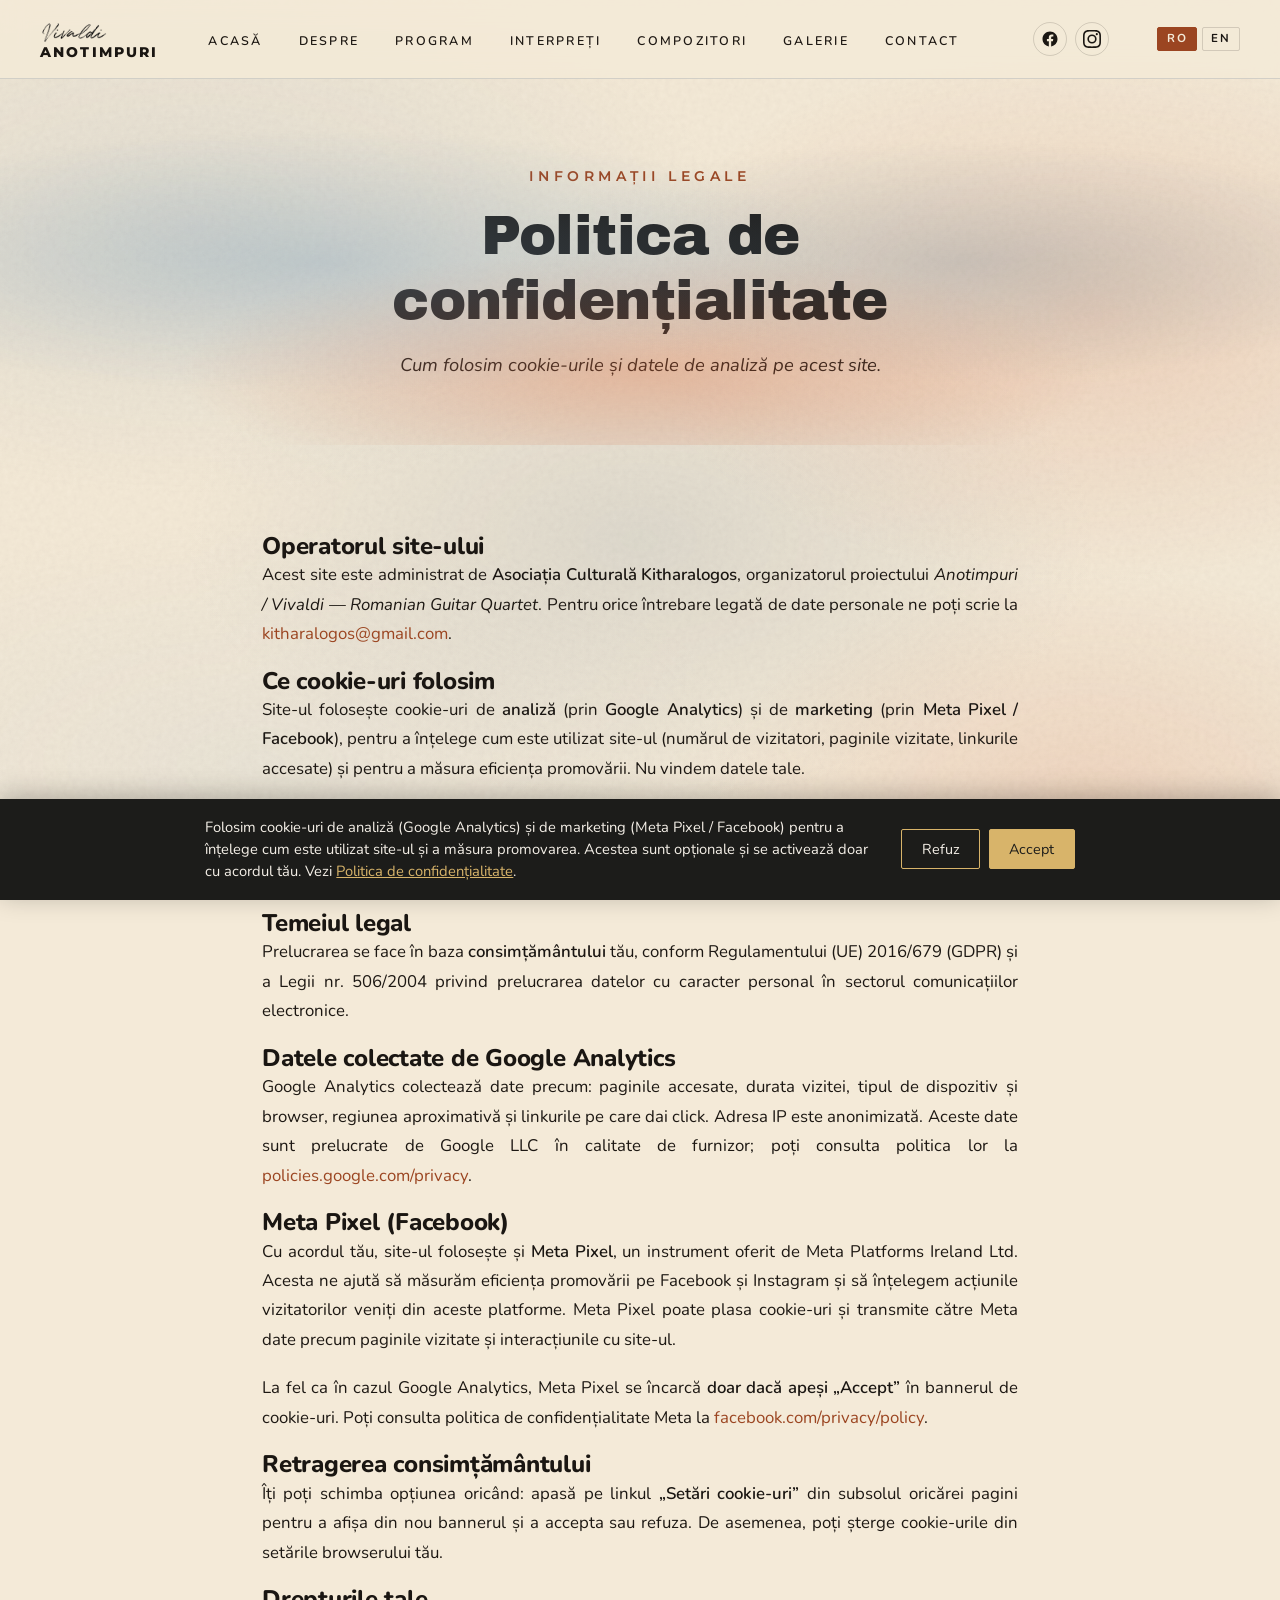
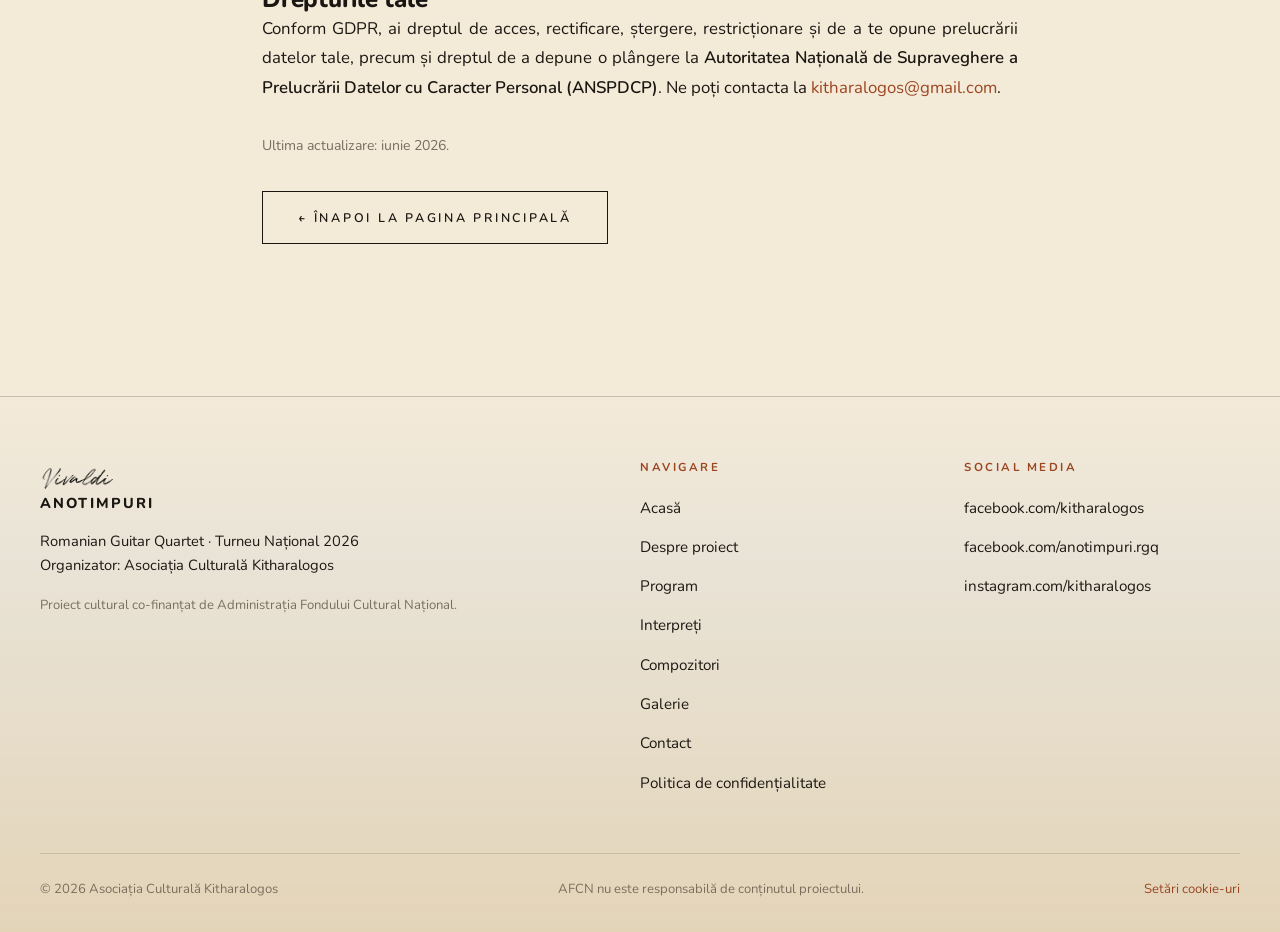
<file: confidentialitate.html>
<!DOCTYPE html>
<html lang="ro">
<head>
  <meta charset="UTF-8">
  <meta name="viewport" content="width=device-width, initial-scale=1.0">
  <title>Politica de confidențialitate — ANOTIMPURI / Vivaldi</title>
  <meta name="description" content="Politica de confidențialitate și utilizarea cookie-urilor pentru site-ul Anotimpuri / Vivaldi.">
  <link rel="stylesheet" href="css/styles.css">
</head>
<body>

  <!-- HEADER -->
  <header class="site-header">
    <div class="header-inner">
      <a href="index.html" class="site-logo">
        <span class="script-mark">Vivaldi</span>
        Anotimpuri
      </a>
      <nav class="site-nav" id="main-nav">
        <ul>
          <li><a href="index.html">Acasă</a></li>
          <li><a href="about.html">Despre</a></li>
          <li><a href="index.html#concerte">Program</a></li>
          <li><a href="index.html#interpreti">Interpreți</a></li>
          <li><a href="index.html#compozitori">Compozitori</a></li>
          <li><a href="galerie.html">Galerie</a></li>
          <li><a href="contact.html">Contact</a></li>
        </ul>
      </nav>
      <div class="header-social">
        <a href="https://www.facebook.com/anotimpuri.rgq" target="_blank" rel="noopener" aria-label="Facebook Anotimpuri">
          <svg viewBox="0 0 24 24" width="18" height="18" fill="currentColor" aria-hidden="true">
            <path d="M22 12c0-5.523-4.477-10-10-10S2 6.477 2 12c0 4.991 3.657 9.128 8.438 9.879V14.89h-2.54V12h2.54V9.797c0-2.506 1.492-3.89 3.777-3.89 1.094 0 2.238.195 2.238.195v2.46h-1.261c-1.243 0-1.63.771-1.63 1.562V12h2.773l-.443 2.89h-2.33v6.989C18.343 21.128 22 16.991 22 12z"/>
          </svg>
        </a>
        <a href="https://www.instagram.com/kitharalogos/" target="_blank" rel="noopener" aria-label="Instagram Kitharalogos">
          <svg viewBox="0 0 24 24" width="18" height="18" fill="currentColor" aria-hidden="true">
            <path d="M12 2.163c3.204 0 3.584.012 4.85.07 1.366.062 2.633.336 3.608 1.311.975.975 1.249 2.242 1.311 3.608.058 1.266.07 1.646.07 4.85s-.012 3.584-.07 4.85c-.062 1.366-.336 2.633-1.311 3.608-.975.975-2.242 1.249-3.608 1.311-1.266.058-1.646.07-4.85.07s-3.584-.012-4.85-.07c-1.366-.062-2.633-.336-3.608-1.311-.975-.975-1.249-2.242-1.311-3.608-.058-1.266-.07-1.646-.07-4.85s.012-3.584.07-4.85c.062-1.366.336-2.633 1.311-3.608.975-.975 2.242-1.249 3.608-1.311 1.266-.058 1.646-.07 4.85-.07M12 0C8.741 0 8.332.014 7.052.072 5.197.157 3.355.673 2.014 2.014.673 3.355.157 5.197.072 7.052.014 8.332 0 8.741 0 12s.014 3.668.072 4.948c.085 1.855.601 3.697 1.942 5.038 1.341 1.341 3.183 1.857 5.038 1.942C8.332 23.986 8.741 24 12 24s3.668-.014 4.948-.072c1.855-.085 3.697-.601 5.038-1.942 1.341-1.341 1.857-3.183 1.942-5.038.058-1.28.072-1.689.072-4.948s-.014-3.668-.072-4.948c-.085-1.855-.601-3.697-1.942-5.038C20.645.673 18.803.157 16.948.072 15.668.014 15.259 0 12 0zm0 5.838a6.162 6.162 0 100 12.324 6.162 6.162 0 000-12.324zM12 16a4 4 0 110-8 4 4 0 010 8zm6.406-11.845a1.44 1.44 0 100 2.881 1.44 1.44 0 000-2.881z"/>
          </svg>
        </a>
      </div>
      <div class="lang-switch" role="group" aria-label="Language / Limbă">
        <button type="button" class="lang-btn active" data-lang="ro" aria-pressed="true">RO</button>
        <button type="button" class="lang-btn" data-lang="en" aria-pressed="false">EN</button>
      </div>
      <button class="hamburger" id="hamburger" aria-label="Deschide meniul">
        <span></span><span></span><span></span>
      </button>
    </div>
  </header>

  <main>

    <!-- PAGE HERO -->
    <section class="page-hero">
      <div class="container container--narrow">
        <span class="eyebrow">Informații legale</span>
        <h1>Politica de confidențialitate</h1>
        <p class="subtitle">Cum folosim cookie-urile și datele de analiză pe acest site.</p>
      </div>
    </section>

    <!-- CONTENT -->
    <section class="section">
      <div class="container container--narrow">
        <div class="profile-bio reveal">

          <h3>Operatorul site-ului</h3>
          <p>
            Acest site este administrat de <strong>Asociația Culturală Kitharalogos</strong>,
            organizatorul proiectului <em>Anotimpuri / Vivaldi — Romanian Guitar Quartet</em>.
            Pentru orice întrebare legată de date personale ne poți scrie la
            <a href="mailto:kitharalogos@gmail.com">kitharalogos@gmail.com</a>.
          </p>

          <h3>Ce cookie-uri folosim</h3>
          <p>
            Site-ul folosește cookie-uri de <strong>analiză</strong> (prin
            <strong>Google Analytics</strong>) și de <strong>marketing</strong> (prin
            <strong>Meta Pixel / Facebook</strong>), pentru a înțelege cum este utilizat
            site-ul (numărul de vizitatori, paginile vizitate, linkurile accesate) și pentru
            a măsura eficiența promovării. Nu vindem datele tale.
          </p>
          <p>
            Aceste cookie-uri sunt <strong>opționale</strong>. Ele se instalează
            <strong>doar dacă îți dai acordul</strong> apăsând „Accept” în bannerul afișat la
            prima vizită. Dacă apeși „Refuz”, niciun instrument de analiză sau marketing nu
            este încărcat și niciun cookie opțional nu este plasat.
          </p>

          <h3>Temeiul legal</h3>
          <p>
            Prelucrarea se face în baza <strong>consimțământului</strong> tău, conform
            Regulamentului (UE) 2016/679 (GDPR) și a Legii nr. 506/2004 privind prelucrarea
            datelor cu caracter personal în sectorul comunicațiilor electronice.
          </p>

          <h3>Datele colectate de Google Analytics</h3>
          <p>
            Google Analytics colectează date precum: paginile accesate, durata vizitei,
            tipul de dispozitiv și browser, regiunea aproximativă și linkurile pe care dai
            click. Adresa IP este anonimizată. Aceste date sunt prelucrate de Google LLC
            în calitate de furnizor; poți consulta politica lor la
            <a href="https://policies.google.com/privacy" target="_blank" rel="noopener">policies.google.com/privacy</a>.
          </p>

          <h3>Meta Pixel (Facebook)</h3>
          <p>
            Cu acordul tău, site-ul folosește și <strong>Meta Pixel</strong>, un instrument
            oferit de Meta Platforms Ireland Ltd. Acesta ne ajută să măsurăm eficiența
            promovării pe Facebook și Instagram și să înțelegem acțiunile vizitatorilor veniți
            din aceste platforme. Meta Pixel poate plasa cookie-uri și transmite către Meta
            date precum paginile vizitate și interacțiunile cu site-ul.
          </p>
          <p>
            La fel ca în cazul Google Analytics, Meta Pixel se încarcă <strong>doar dacă
            apeși „Accept”</strong> în bannerul de cookie-uri. Poți consulta politica de
            confidențialitate Meta la
            <a href="https://www.facebook.com/privacy/policy" target="_blank" rel="noopener">facebook.com/privacy/policy</a>.
          </p>

          <h3>Retragerea consimțământului</h3>
          <p>
            Îți poți schimba opțiunea oricând: apasă pe linkul
            <strong>„Setări cookie-uri”</strong> din subsolul oricărei pagini pentru a afișa
            din nou bannerul și a accepta sau refuza. De asemenea, poți șterge cookie-urile
            din setările browserului tău.
          </p>

          <h3>Drepturile tale</h3>
          <p>
            Conform GDPR, ai dreptul de acces, rectificare, ștergere, restricționare și de a
            te opune prelucrării datelor tale, precum și dreptul de a depune o plângere la
            <strong>Autoritatea Națională de Supraveghere a Prelucrării Datelor cu Caracter
            Personal (ANSPDCP)</strong>. Ne poți contacta la
            <a href="mailto:kitharalogos@gmail.com">kitharalogos@gmail.com</a>.
          </p>

          <p style="font-size:0.88rem; color:var(--warm-grey); margin-top:2rem;">
            Ultima actualizare: iunie 2026.
          </p>
        </div>

        <p class="back-link reveal">
          <a href="index.html" class="btn">← Înapoi la pagina principală</a>
        </p>
      </div>
    </section>

  </main>

  <!-- FOOTER -->
  <footer class="site-footer">
    <div class="footer-inner">
      <div class="footer-grid">
        <div class="footer-brand">
          <span class="logo">
            <span class="script-mark">Vivaldi</span>
            Anotimpuri
          </span>
          <p>
            Romanian Guitar Quartet · Turneu Național 2026<br>
            Organizator: Asociația Culturală Kitharalogos
          </p>
          <p style="font-size:0.82rem; margin-top:1rem; color:var(--warm-grey);">
            Proiect cultural co-finanțat de Administrația Fondului Cultural Național.
          </p>
        </div>
        <div class="footer-col">
          <h4>Navigare</h4>
          <ul>
            <li><a href="index.html">Acasă</a></li>
            <li><a href="about.html">Despre proiect</a></li>
            <li><a href="index.html#concerte">Program</a></li>
            <li><a href="index.html#interpreti">Interpreți</a></li>
            <li><a href="index.html#compozitori">Compozitori</a></li>
            <li><a href="galerie.html">Galerie</a></li>
            <li><a href="contact.html">Contact</a></li>
            <li><a href="confidentialitate.html">Politica de confidențialitate</a></li>
          </ul>
        </div>
        <div class="footer-col">
          <h4>Social media</h4>
          <ul>
            <li><a href="https://www.facebook.com/kitharalogos" target="_blank" rel="noopener">facebook.com/kitharalogos</a></li>
            <li><a href="https://www.facebook.com/anotimpuri.rgq" target="_blank" rel="noopener">facebook.com/anotimpuri.rgq</a></li>
            <li><a href="https://www.instagram.com/kitharalogos/" target="_blank" rel="noopener">instagram.com/kitharalogos</a></li>
          </ul>
        </div>
      </div>
      <div class="footer-bottom">
        <span>© 2026 Asociația Culturală Kitharalogos</span>
        <span>AFCN nu este responsabilă de conținutul proiectului.</span>
      </div>
    </div>
  </footer>

  <script src="js/i18n.js" defer></script>
  <script src="js/main.js" defer></script>
</body>
</html>
</file>
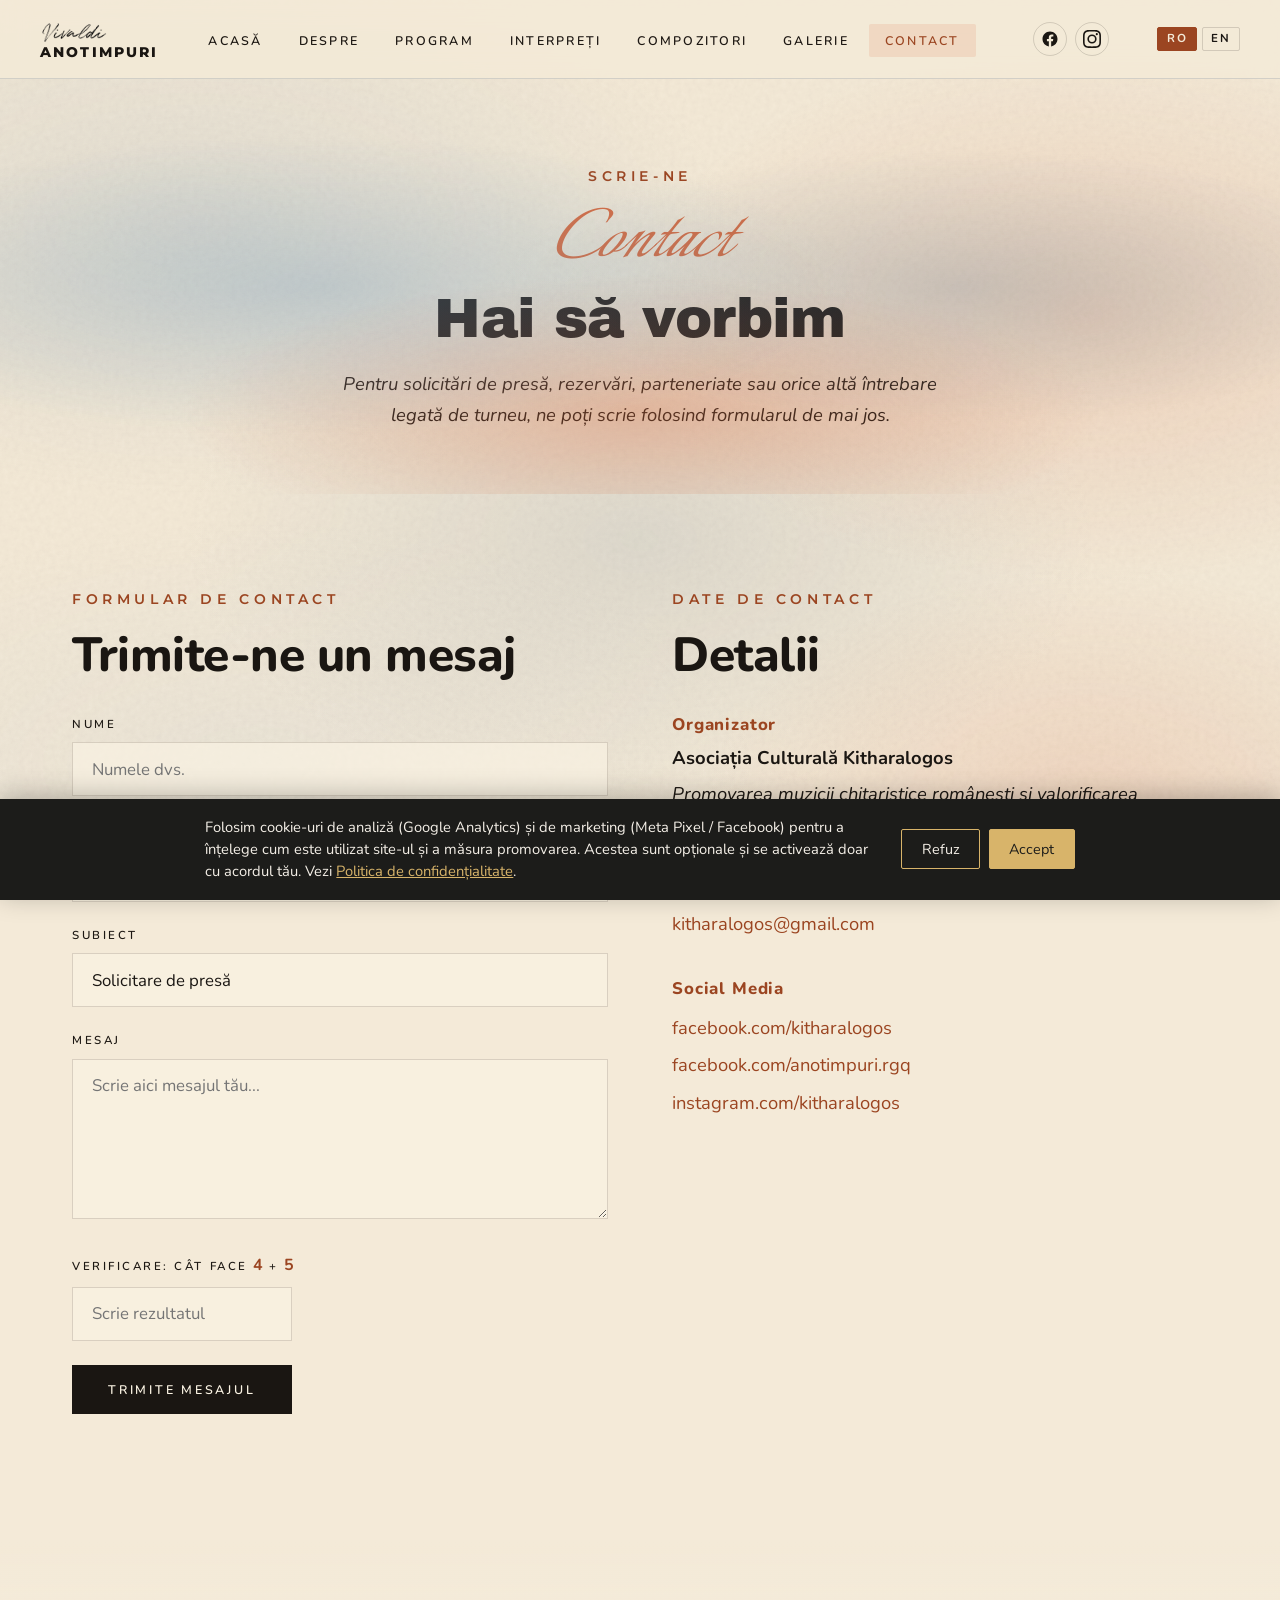
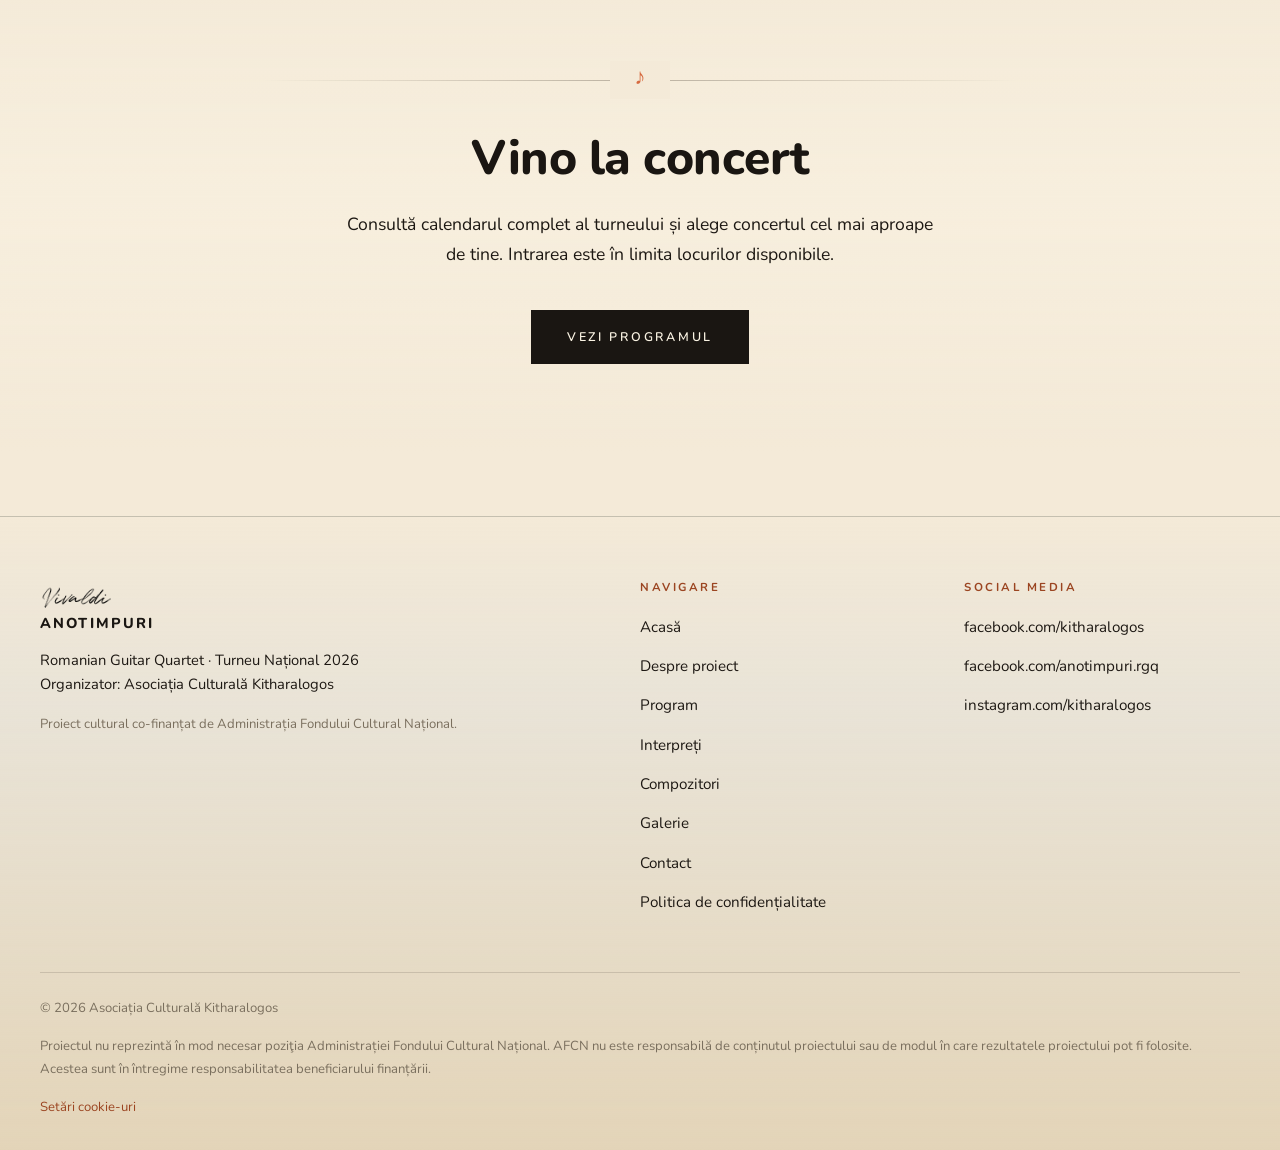
<file: contact.html>
<!DOCTYPE html>
<html lang="ro">
<head>
  <meta charset="UTF-8">
  <meta name="viewport" content="width=device-width, initial-scale=1.0">
  <title>Contact — ANOTIMPURI / Vivaldi · Romanian Guitar Quartet</title>
  <meta name="description" content="Contact pentru turneul Anotimpuri / Vivaldi al Romanian Guitar Quartet. Presă, rezervări, parteneriate.">
  <link rel="stylesheet" href="css/styles.css">
</head>
<body>

  <!-- HEADER -->
  <header class="site-header">
    <div class="header-inner">
      <a href="index.html" class="site-logo">
        <span class="script-mark">Vivaldi</span>
        Anotimpuri
      </a>
      <nav class="site-nav" id="main-nav">
        <ul>
          <li><a href="index.html">Acasă</a></li>
          <li><a href="about.html">Despre</a></li>
          <li><a href="index.html#concerte">Program</a></li>
          <li><a href="index.html#interpreti">Interpreți</a></li>
          <li><a href="index.html#compozitori">Compozitori</a></li>
          <li><a href="galerie.html">Galerie</a></li>
          <li><a href="contact.html" class="active">Contact</a></li>
        </ul>
      </nav>
      <div class="header-social">
        <a href="https://www.facebook.com/anotimpuri.rgq" target="_blank" rel="noopener" aria-label="Facebook Anotimpuri">
          <svg viewBox="0 0 24 24" width="18" height="18" fill="currentColor" aria-hidden="true">
            <path d="M22 12c0-5.523-4.477-10-10-10S2 6.477 2 12c0 4.991 3.657 9.128 8.438 9.879V14.89h-2.54V12h2.54V9.797c0-2.506 1.492-3.89 3.777-3.89 1.094 0 2.238.195 2.238.195v2.46h-1.261c-1.243 0-1.63.771-1.63 1.562V12h2.773l-.443 2.89h-2.33v6.989C18.343 21.128 22 16.991 22 12z"/>
          </svg>
        </a>
        <a href="https://www.instagram.com/kitharalogos/" target="_blank" rel="noopener" aria-label="Instagram Kitharalogos">
          <svg viewBox="0 0 24 24" width="18" height="18" fill="currentColor" aria-hidden="true">
            <path d="M12 2.163c3.204 0 3.584.012 4.85.07 1.366.062 2.633.336 3.608 1.311.975.975 1.249 2.242 1.311 3.608.058 1.266.07 1.646.07 4.85s-.012 3.584-.07 4.85c-.062 1.366-.336 2.633-1.311 3.608-.975.975-2.242 1.249-3.608 1.311-1.266.058-1.646.07-4.85.07s-3.584-.012-4.85-.07c-1.366-.062-2.633-.336-3.608-1.311-.975-.975-1.249-2.242-1.311-3.608-.058-1.266-.07-1.646-.07-4.85s.012-3.584.07-4.85c.062-1.366.336-2.633 1.311-3.608.975-.975 2.242-1.249 3.608-1.311 1.266-.058 1.646-.07 4.85-.07M12 0C8.741 0 8.332.014 7.052.072 5.197.157 3.355.673 2.014 2.014.673 3.355.157 5.197.072 7.052.014 8.332 0 8.741 0 12s.014 3.668.072 4.948c.085 1.855.601 3.697 1.942 5.038 1.341 1.341 3.183 1.857 5.038 1.942C8.332 23.986 8.741 24 12 24s3.668-.014 4.948-.072c1.855-.085 3.697-.601 5.038-1.942 1.341-1.341 1.857-3.183 1.942-5.038.058-1.28.072-1.689.072-4.948s-.014-3.668-.072-4.948c-.085-1.855-.601-3.697-1.942-5.038C20.645.673 18.803.157 16.948.072 15.668.014 15.259 0 12 0zm0 5.838a6.162 6.162 0 100 12.324 6.162 6.162 0 000-12.324zM12 16a4 4 0 110-8 4 4 0 010 8zm6.406-11.845a1.44 1.44 0 100 2.881 1.44 1.44 0 000-2.881z"/>
          </svg>
        </a>
      </div>
      <div class="lang-switch" role="group" aria-label="Language / Limbă">
        <button type="button" class="lang-btn active" data-lang="ro" aria-pressed="true">RO</button>
        <button type="button" class="lang-btn" data-lang="en" aria-pressed="false">EN</button>
      </div>
      <button class="hamburger" id="hamburger" aria-label="Deschide meniul">
        <span></span><span></span><span></span>
      </button>
    </div>
  </header>

  <main>

    <!-- PAGE HERO -->
    <section class="page-hero">
      <div class="container container--narrow">
        <span class="eyebrow">Scrie-ne</span>
        <div class="script">Contact</div>
        <h1>Hai să vorbim</h1>
        <p class="subtitle">
          Pentru solicitări de presă, rezervări, parteneriate sau orice altă întrebare
          legată de turneu, ne poți scrie folosind formularul de mai jos.
        </p>
      </div>
    </section>

    <!-- CONTACT GRID -->
    <section class="section">
      <div class="container">
        <div class="grid-2" style="gap:4rem;">

          <!-- FORM -->
          <div class="reveal">
            <span class="eyebrow">Formular de contact</span>
            <h2 style="margin-bottom:2rem;">Trimite-ne un mesaj</h2>

            <div class="form-group">
              <label for="nume">Nume</label>
              <input type="text" id="nume" name="nume" placeholder="Numele dvs.">
            </div>

            <div class="form-group">
              <label for="email">Email</label>
              <input type="email" id="email" name="email" placeholder="adresa@email.ro">
            </div>

            <div class="form-group">
              <label for="subiect">Subiect</label>
              <select id="subiect" name="subiect">
                <option value="presa">Solicitare de presă</option>
                <option value="rezervari">Rezervări concert</option>
                <option value="parteneriat">Propunere de parteneriat</option>
                <option value="general">Întrebare generală</option>
                <option value="altul">Altul</option>
              </select>
            </div>

            <div class="form-group">
              <label for="mesaj">Mesaj</label>
              <textarea id="mesaj" name="mesaj" placeholder="Scrie aici mesajul tău..."></textarea>
            </div>

            <!-- Câmp-capcană pentru boți: ascuns vizual, trebuie să rămână gol. -->
            <div class="hp-field" aria-hidden="true">
              <label for="website">Nu completa acest câmp</label>
              <input type="text" id="website" name="website" tabindex="-1" autocomplete="off">
            </div>

            <!-- Verificare simplă anti-spam -->
            <div class="form-group form-group--captcha">
              <label for="captcha">
                Verificare: cât face <span id="captcha-a">?</span> + <span id="captcha-b">?</span>
              </label>
              <input type="text" id="captcha" name="captcha" inputmode="numeric"
                     autocomplete="off" placeholder="Scrie rezultatul">
            </div>

            <button type="button" class="btn btn--filled" id="send-btn">
              Trimite mesajul
            </button>

            <p class="form-status" id="form-status" role="status" aria-live="polite"></p>
          </div>

          <!-- INFO -->
          <div class="reveal">
            <span class="eyebrow">Date de contact</span>
            <h2 style="margin-bottom:2rem;">Detalii</h2>

            <div style="margin-bottom: 2.5rem;">
              <h4 style="color:var(--summer-deep); margin-bottom:0.5rem;">Organizator</h4>
              <p style="font-family:var(--font-heading); font-weight:700; color:var(--ink); margin-bottom:0.3rem;">
                Asociația Culturală Kitharalogos
              </p>
              <p style="font-style:italic; color:var(--charcoal);">
                Promovarea muzicii chitaristice românești și valorificarea patrimoniului cultural.
              </p>
            </div>

            <div style="margin-bottom: 2.5rem;">
              <h4 style="color:var(--summer-deep); margin-bottom:0.5rem;">Email</h4>
              <p><a href="mailto:kitharalogos@gmail.com">kitharalogos@gmail.com</a></p>
            </div>

            <div style="margin-bottom: 2.5rem;">
              <h4 style="color:var(--summer-deep); margin-bottom:0.8rem;">Social Media</h4>
              <ul style="list-style:none;">
                <li style="margin-bottom:0.4rem;">
                  <a href="https://www.facebook.com/kitharalogos" target="_blank" rel="noopener">
                    facebook.com/kitharalogos
                  </a>
                </li>
                <li style="margin-bottom:0.4rem;">
                  <a href="https://www.facebook.com/anotimpuri.rgq" target="_blank" rel="noopener">
                    facebook.com/anotimpuri.rgq
                  </a>
                </li>
                <li>
                  <a href="https://www.instagram.com/kitharalogos/" target="_blank" rel="noopener">
                    instagram.com/kitharalogos
                  </a>
              </ul>
            </div>

            <!-- <<div style="padding:1.5rem; background:rgba(165, 188, 198, 0.15); border-left:3px solid var(--winter); margin-top:2rem;">
              <h4 style="color:var(--winter-deep); margin-bottom:0.6rem;">Rezervări Castelul Peleș</h4>
              <p style="font-size:0.95rem; margin-bottom:0.3rem;">
                Pentru concertul din 25 iulie de la Sala Mare de Concerte, rezervările se fac direct la:
              </p>
              <p style="margin-top:0.5rem;">
                <a href="mailto:kitharalogos@gmail.com">kitharalogos@gmail.com</a>
              </p>
            </div>> -->
          </div>

        </div>
      </div>
    </section>

    <!-- CTA -->
    <section class="section section--cream">
      <div class="container container--narrow text-center reveal">
        <div class="divider-ornament"><span>♪</span></div>
        <h2>Vino la concert</h2>
        <p style="font-size:1.1rem; color:var(--charcoal); margin: 1.5rem auto 2.5rem; max-width:600px;">
          Consultă calendarul complet al turneului și alege concertul cel mai aproape de tine.
          Intrarea este în limita locurilor disponibile.
        </p>
        <a href="index.html#concerte" class="btn btn--filled">Vezi Programul</a>
      </div>
    </section>

  </main>

  <!-- FOOTER -->
  <footer class="site-footer">
    <div class="footer-inner">
      <div class="footer-grid">
        <div class="footer-brand">
          <span class="logo">
            <span class="script-mark">Vivaldi</span>
            Anotimpuri
          </span>
          <p>
            Romanian Guitar Quartet · Turneu Național 2026<br>
            Organizator: Asociația Culturală Kitharalogos
          </p>
          <p style="font-size:0.82rem; margin-top:1rem; color:var(--warm-grey);">
            Proiect cultural co-finanțat de Administrația Fondului Cultural Național.
          </p>
          <!-- <div class="footer-social">
            <a href="https://www.facebook.com/kitharalogos" target="_blank" rel="noopener" aria-label="Facebook Kitharalogos">f</a>
            <a href="https://www.facebook.com/anotimpuri.rgq" target="_blank" rel="noopener" aria-label="Facebook Anotimpuri">A</a>
            <a href="mailto:kitharalogos@gmail.com" aria-label="Email">✉</a>
          </div> -->
        </div>
        <div class="footer-col">
          <h4>Navigare</h4>
          <ul>
            <li><a href="index.html">Acasă</a></li>
            <li><a href="about.html">Despre proiect</a></li>
            <li><a href="index.html#concerte">Program</a></li>
            <li><a href="index.html#interpreti">Interpreți</a></li>
          <li><a href="index.html#compozitori">Compozitori</a></li>
            <li><a href="galerie.html">Galerie</a></li>
            <li><a href="contact.html">Contact</a></li>
            <li><a href="confidentialitate.html">Politica de confidențialitate</a></li>
          </ul>
        </div>
        <div class="footer-col">
          <h4>Social media</h4>
          <ul>
            <li><a href="https://www.facebook.com/kitharalogos" target="_blank" rel="noopener">facebook.com/kitharalogos</a></li>
            <li><a href="https://www.facebook.com/anotimpuri.rgq" target="_blank" rel="noopener">facebook.com/anotimpuri.rgq</a></li>
            <li><a href="https://www.instagram.com/kitharalogos/" target="_blank" rel="noopener">instagram.com/kitharalogos</a></li>
          </ul>
        </div>
      </div>
      <div class="footer-bottom">
        <span>© 2026 Asociația Culturală Kitharalogos</span>
        <span>Proiectul nu reprezintă în mod necesar poziţia Administrației Fondului Cultural Național. AFCN nu este responsabilă de conținutul proiectului sau de modul în care rezultatele proiectului pot fi folosite. Acestea sunt în întregime responsabilitatea beneficiarului finanțării.</span>
      </div>
    </div>
  </footer>

  <script src="js/i18n.js" defer></script>
  <script src="js/main.js" defer></script>
</body>
</html>
</file>
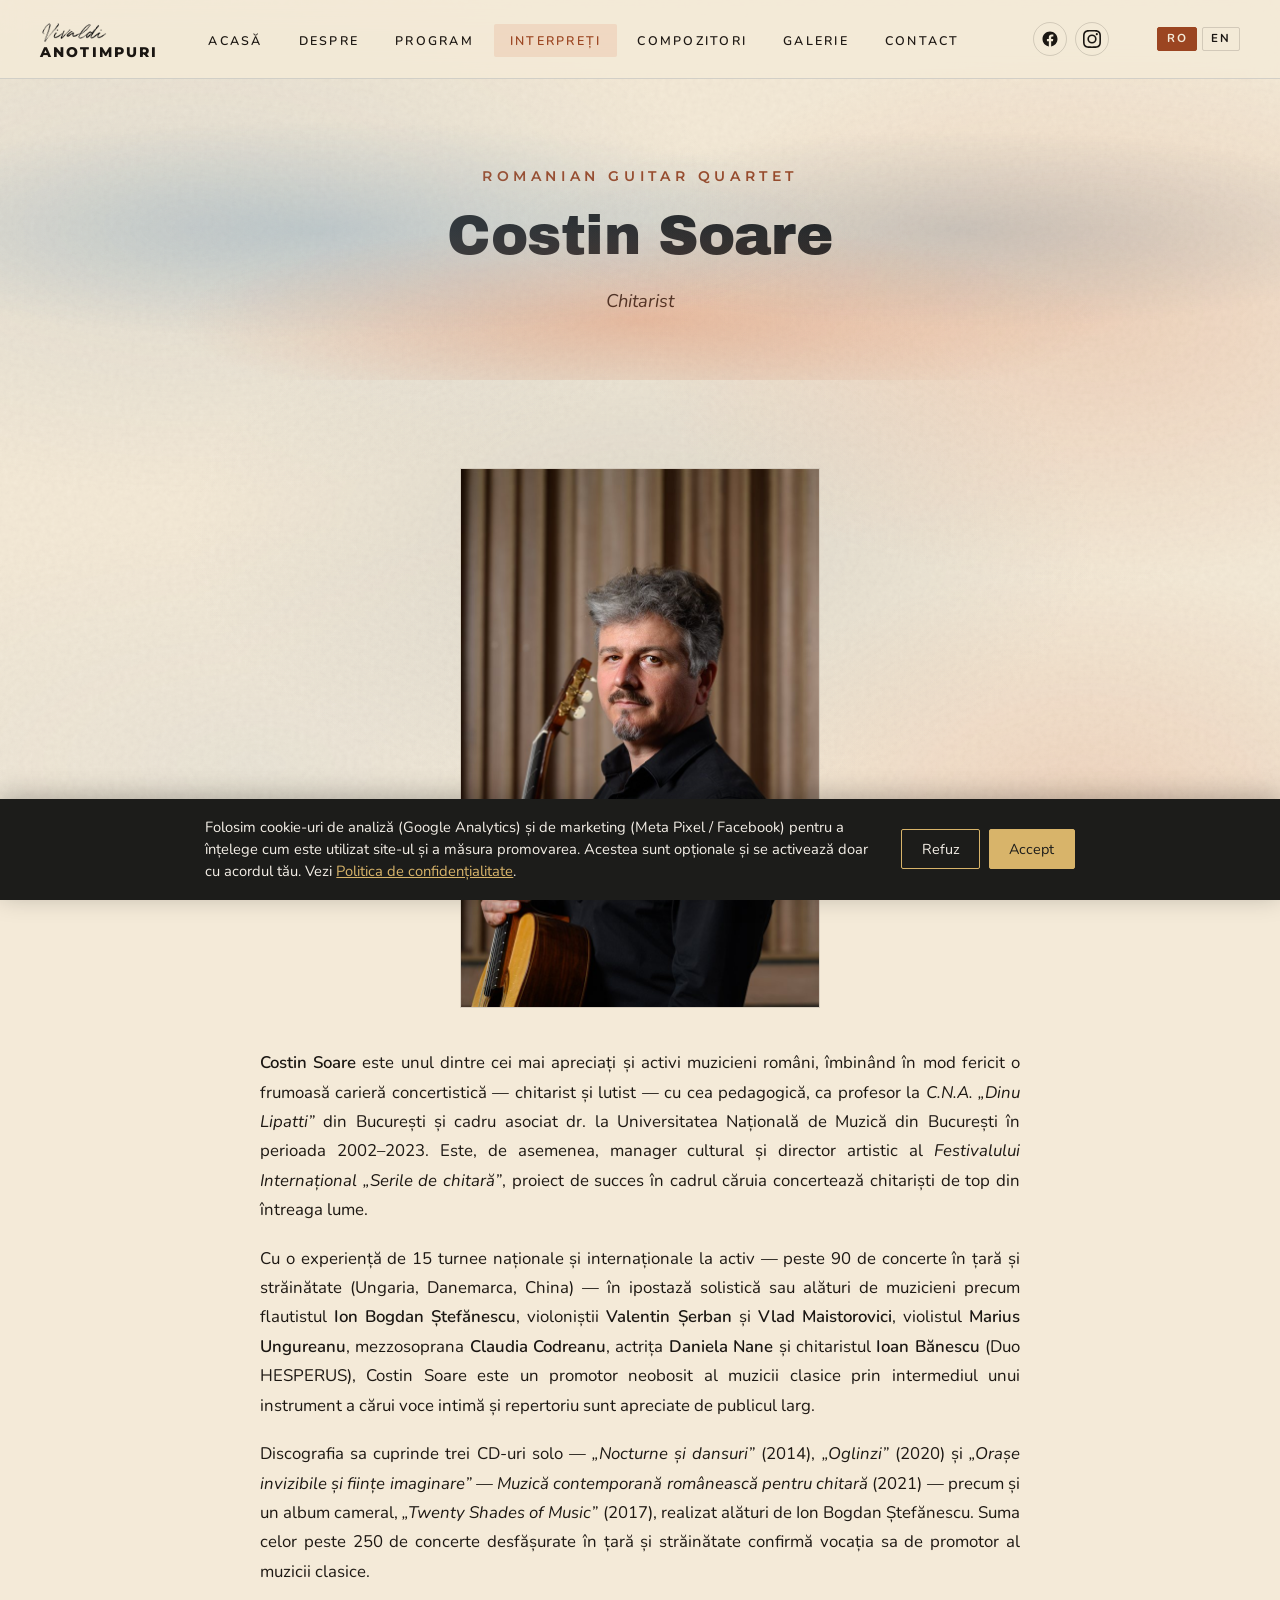
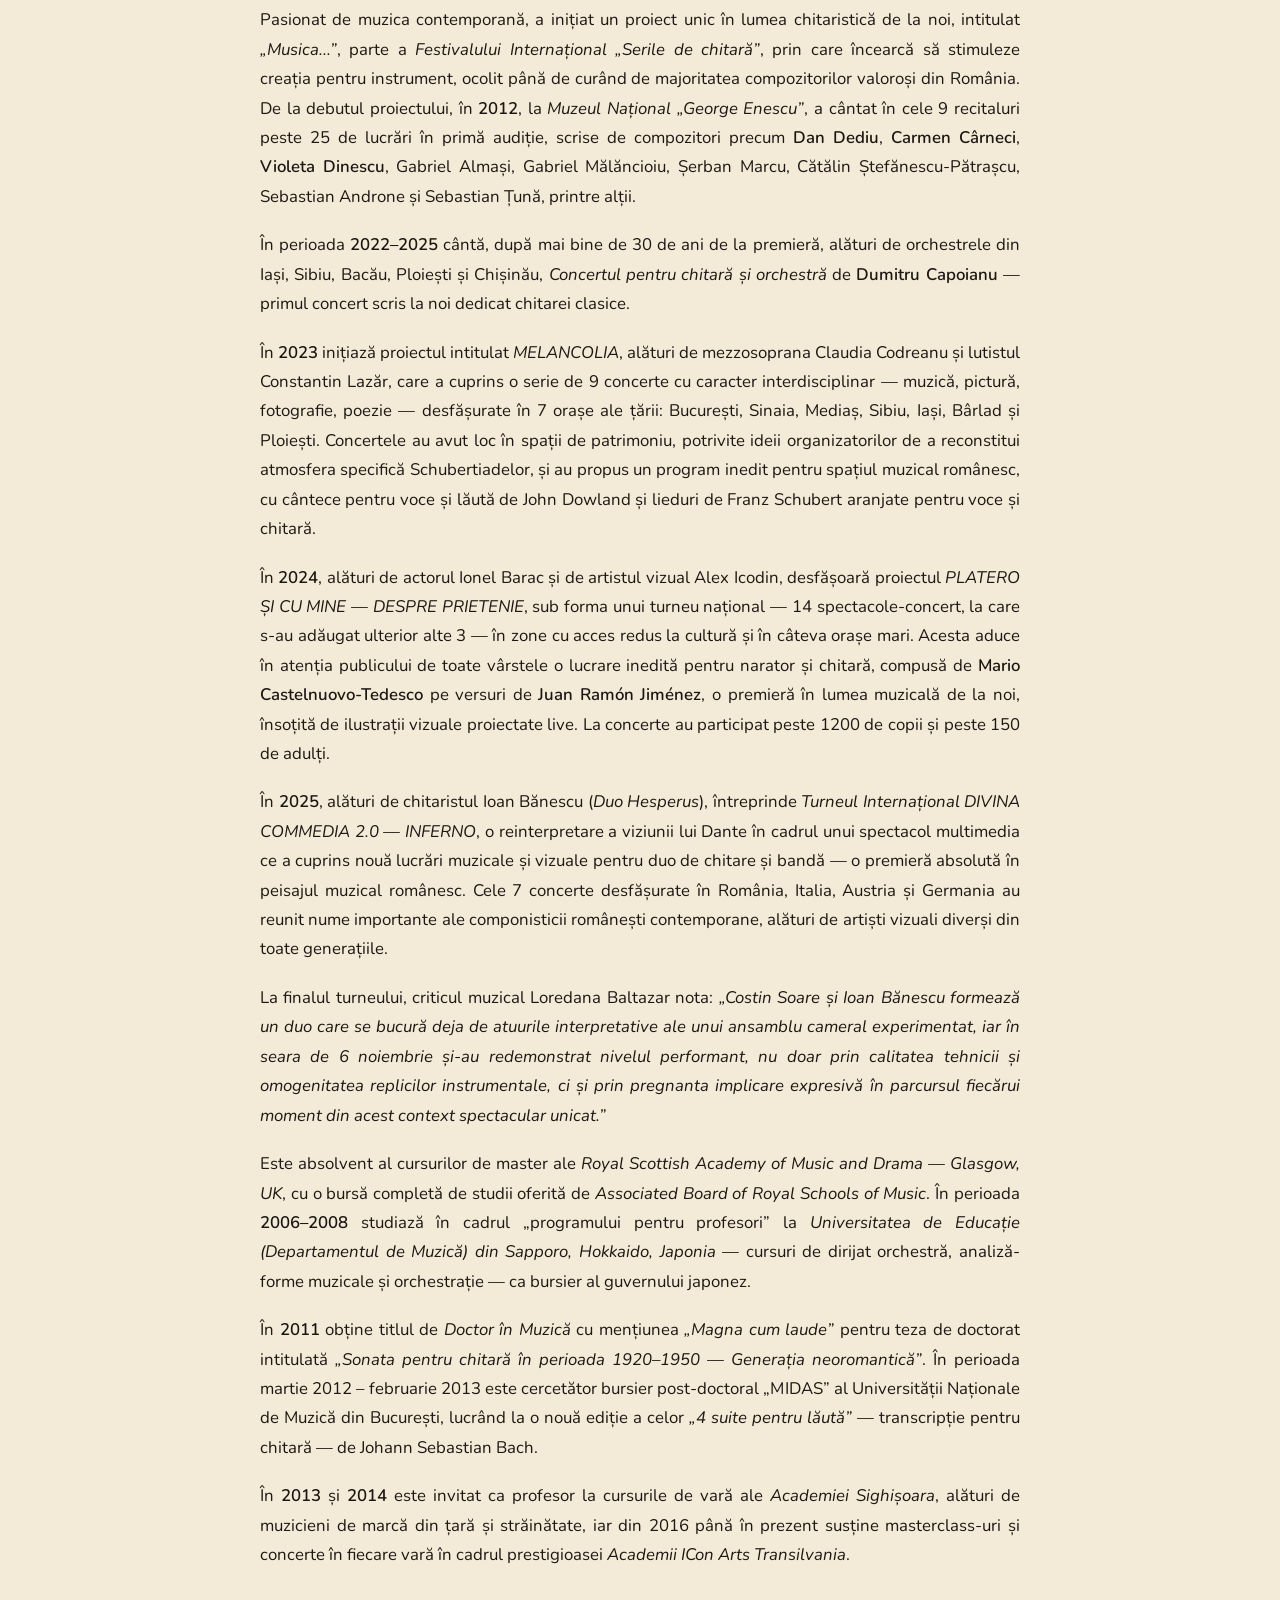
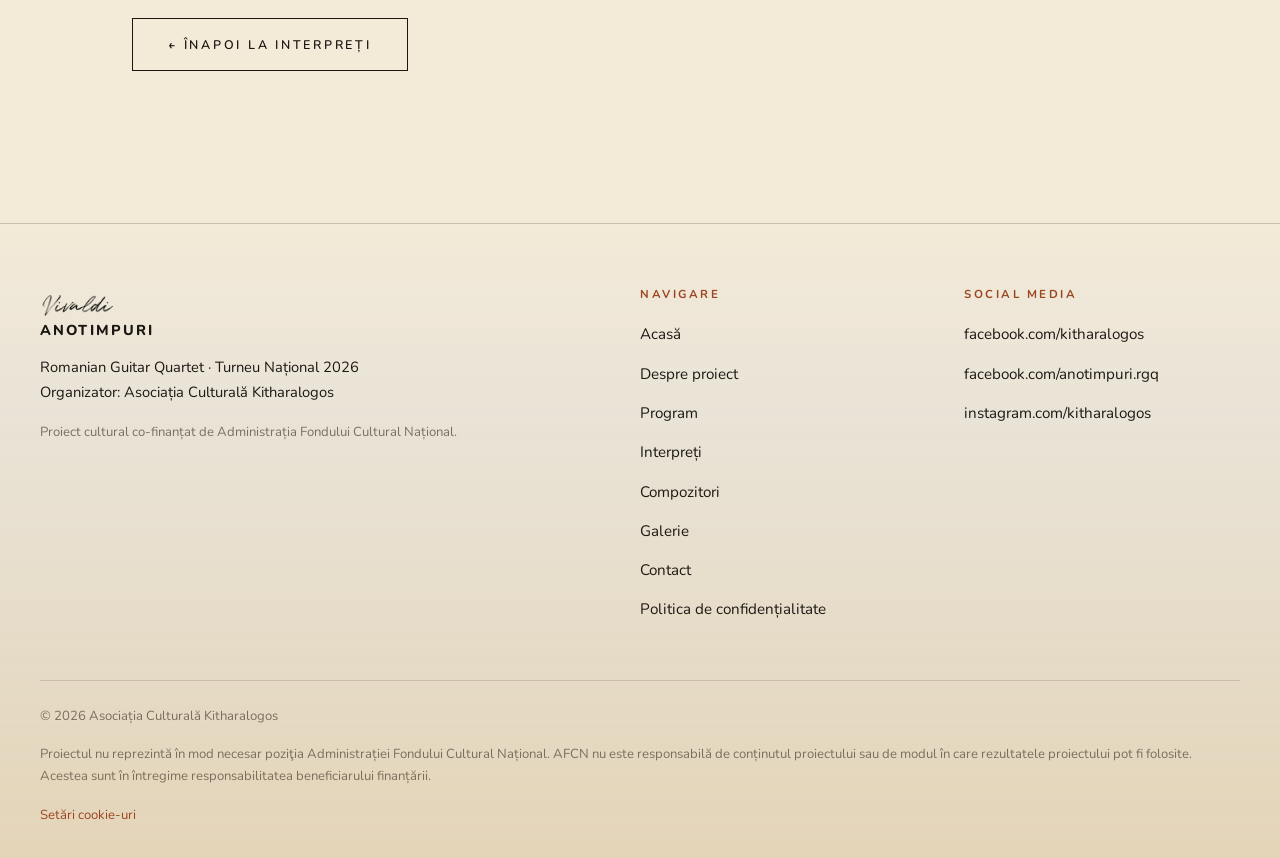
<file: costin-soare.html>
<!DOCTYPE html>
<html lang="ro">
<head>
  <meta charset="UTF-8">
  <meta name="viewport" content="width=device-width, initial-scale=1.0">
  <title>Costin Soare — ANOTIMPURI / Vivaldi</title>
  <meta name="description" content="Costin Soare — chitarist al Romanian Guitar Quartet, în turneul Anotimpuri / Vivaldi.">
  <link rel="stylesheet" href="css/styles.css">
</head>
<body>

  <!-- HEADER -->
  <header class="site-header">
    <div class="header-inner">
      <a href="index.html" class="site-logo">
        <span class="script-mark">Vivaldi</span>
        Anotimpuri
      </a>
      <nav class="site-nav" id="main-nav">
        <ul>
          <li><a href="index.html">Acasă</a></li>
          <li><a href="about.html">Despre</a></li>
          <li><a href="index.html#concerte">Program</a></li>
          <li><a href="index.html#interpreti" class="active">Interpreți</a></li>
          <li><a href="index.html#compozitori">Compozitori</a></li>
          <li><a href="galerie.html">Galerie</a></li>
          <li><a href="contact.html">Contact</a></li>
        </ul>
      </nav>
      <div class="header-social">
        <a href="https://www.facebook.com/anotimpuri.rgq" target="_blank" rel="noopener" aria-label="Facebook Anotimpuri">
          <svg viewBox="0 0 24 24" width="18" height="18" fill="currentColor" aria-hidden="true">
            <path d="M22 12c0-5.523-4.477-10-10-10S2 6.477 2 12c0 4.991 3.657 9.128 8.438 9.879V14.89h-2.54V12h2.54V9.797c0-2.506 1.492-3.89 3.777-3.89 1.094 0 2.238.195 2.238.195v2.46h-1.261c-1.243 0-1.63.771-1.63 1.562V12h2.773l-.443 2.89h-2.33v6.989C18.343 21.128 22 16.991 22 12z"/>
          </svg>
        </a>
        <a href="https://www.instagram.com/kitharalogos/" target="_blank" rel="noopener" aria-label="Instagram Kitharalogos">
          <svg viewBox="0 0 24 24" width="18" height="18" fill="currentColor" aria-hidden="true">
            <path d="M12 2.163c3.204 0 3.584.012 4.85.07 1.366.062 2.633.336 3.608 1.311.975.975 1.249 2.242 1.311 3.608.058 1.266.07 1.646.07 4.85s-.012 3.584-.07 4.85c-.062 1.366-.336 2.633-1.311 3.608-.975.975-2.242 1.249-3.608 1.311-1.266.058-1.646.07-4.85.07s-3.584-.012-4.85-.07c-1.366-.062-2.633-.336-3.608-1.311-.975-.975-1.249-2.242-1.311-3.608-.058-1.266-.07-1.646-.07-4.85s.012-3.584.07-4.85c.062-1.366.336-2.633 1.311-3.608.975-.975 2.242-1.249 3.608-1.311 1.266-.058 1.646-.07 4.85-.07M12 0C8.741 0 8.332.014 7.052.072 5.197.157 3.355.673 2.014 2.014.673 3.355.157 5.197.072 7.052.014 8.332 0 8.741 0 12s.014 3.668.072 4.948c.085 1.855.601 3.697 1.942 5.038 1.341 1.341 3.183 1.857 5.038 1.942C8.332 23.986 8.741 24 12 24s3.668-.014 4.948-.072c1.855-.085 3.697-.601 5.038-1.942 1.341-1.341 1.857-3.183 1.942-5.038.058-1.28.072-1.689.072-4.948s-.014-3.668-.072-4.948c-.085-1.855-.601-3.697-1.942-5.038C20.645.673 18.803.157 16.948.072 15.668.014 15.259 0 12 0zm0 5.838a6.162 6.162 0 100 12.324 6.162 6.162 0 000-12.324zM12 16a4 4 0 110-8 4 4 0 010 8zm6.406-11.845a1.44 1.44 0 100 2.881 1.44 1.44 0 000-2.881z"/>
          </svg>
        </a>
      </div>
      <div class="lang-switch" role="group" aria-label="Language / Limbă">
        <button type="button" class="lang-btn active" data-lang="ro" aria-pressed="true">RO</button>
        <button type="button" class="lang-btn" data-lang="en" aria-pressed="false">EN</button>
      </div>
      <button class="hamburger" id="hamburger" aria-label="Deschide meniul">
        <span></span><span></span><span></span>
      </button>
    </div>
  </header>

  <main>

    <!-- PAGE HERO -->
    <section class="page-hero">
      <div class="container container--narrow">
        <span class="eyebrow">Romanian Guitar Quartet</span>
        <h1>Costin Soare</h1>
        <p class="subtitle">Chitarist</p>
      </div>
    </section>

    <!-- PROFILE -->
    <section class="section">
      <div class="container container--wide">
        <div class="profile-layout reveal">
          <figure class="profile-photo">
            <img src="images/costin-soare2.jpg" alt="Costin Soare" loading="lazy"
                 onerror="this.style.display='none'; this.nextElementSibling.style.display='flex';">
            <div class="profile-photo-placeholder" style="display:none;">
              <span>Foto</span>
            </div>
          </figure>
          <div class="profile-bio">
          <p><strong>Costin Soare</strong> este unul dintre cei mai apreciați și activi muzicieni români, îmbinând în mod fericit o frumoasă carieră concertistică — chitarist și lutist — cu cea pedagogică, ca profesor la <em>C.N.A. „Dinu Lipatti”</em> din București și cadru asociat dr. la Universitatea Națională de Muzică din București în perioada 2002–2023. Este, de asemenea, manager cultural și director artistic al <em>Festivalului Internațional „Serile de chitară”</em>, proiect de succes în cadrul căruia concertează chitariști de top din întreaga lume.</p>

          <p>Cu o experiență de 15 turnee naționale și internaționale la activ — peste 90 de concerte în țară și străinătate (Ungaria, Danemarca, China) — în ipostază solistică sau alături de muzicieni precum flautistul <strong>Ion Bogdan Ștefănescu</strong>, violoniștii <strong>Valentin Șerban</strong> și <strong>Vlad Maistorovici</strong>, violistul <strong>Marius Ungureanu</strong>, mezzosoprana <strong>Claudia Codreanu</strong>, actrița <strong>Daniela Nane</strong> și chitaristul <strong>Ioan Bănescu</strong> (Duo HESPERUS), Costin Soare este un promotor neobosit al muzicii clasice prin intermediul unui instrument a cărui voce intimă și repertoriu sunt apreciate de publicul larg.</p>

          <p>Discografia sa cuprinde trei CD-uri solo — <em>„Nocturne și dansuri”</em> (2014), <em>„Oglinzi”</em> (2020) și <em>„Orașe invizibile și ființe imaginare” — Muzică contemporană românească pentru chitară</em> (2021) — precum și un album cameral, <em>„Twenty Shades of Music”</em> (2017), realizat alături de Ion Bogdan Ștefănescu. Suma celor peste 250 de concerte desfășurate în țară și străinătate confirmă vocația sa de promotor al muzicii clasice.</p>

          <p>Pasionat de muzica contemporană, a inițiat un proiect unic în lumea chitaristică de la noi, intitulat <em>„Musica...”</em>, parte a <em>Festivalului Internațional „Serile de chitară”</em>, prin care încearcă să stimuleze creația pentru instrument, ocolit până de curând de majoritatea compozitorilor valoroși din România. De la debutul proiectului, în <strong>2012</strong>, la <em>Muzeul Național „George Enescu”</em>, a cântat în cele 9 recitaluri peste 25 de lucrări în primă audiție, scrise de compozitori precum <strong>Dan Dediu</strong>, <strong>Carmen Cârneci</strong>, <strong>Violeta Dinescu</strong>, Gabriel Almași, Gabriel Mălăncioiu, Șerban Marcu, Cătălin Ștefănescu-Pătrașcu, Sebastian Androne și Sebastian Țună, printre alții.</p>

          <p>În perioada <strong>2022–2025</strong> cântă, după mai bine de 30 de ani de la premieră, alături de orchestrele din Iași, Sibiu, Bacău, Ploiești și Chișinău, <em>Concertul pentru chitară și orchestră</em> de <strong>Dumitru Capoianu</strong> — primul concert scris la noi dedicat chitarei clasice.</p>

          <p>În <strong>2023</strong> inițiază proiectul intitulat <em>MELANCOLIA</em>, alături de mezzosoprana Claudia Codreanu și lutistul Constantin Lazăr, care a cuprins o serie de 9 concerte cu caracter interdisciplinar — muzică, pictură, fotografie, poezie — desfășurate în 7 orașe ale țării: București, Sinaia, Mediaș, Sibiu, Iași, Bârlad și Ploiești. Concertele au avut loc în spații de patrimoniu, potrivite ideii organizatorilor de a reconstitui atmosfera specifică Schubertiadelor, și au propus un program inedit pentru spațiul muzical românesc, cu cântece pentru voce și lăută de John Dowland și lieduri de Franz Schubert aranjate pentru voce și chitară.</p>

          <p>În <strong>2024</strong>, alături de actorul Ionel Barac și de artistul vizual Alex Icodin, desfășoară proiectul <em>PLATERO ȘI CU MINE — DESPRE PRIETENIE</em>, sub forma unui turneu național — 14 spectacole-concert, la care s-au adăugat ulterior alte 3 — în zone cu acces redus la cultură și în câteva orașe mari. Acesta aduce în atenția publicului de toate vârstele o lucrare inedită pentru narator și chitară, compusă de <strong>Mario Castelnuovo-Tedesco</strong> pe versuri de <strong>Juan Ramón Jiménez</strong>, o premieră în lumea muzicală de la noi, însoțită de ilustrații vizuale proiectate live. La concerte au participat peste 1200 de copii și peste 150 de adulți.</p>

          <p>În <strong>2025</strong>, alături de chitaristul Ioan Bănescu (<em>Duo Hesperus</em>), întreprinde <em>Turneul Internațional DIVINA COMMEDIA 2.0 — INFERNO</em>, o reinterpretare a viziunii lui Dante în cadrul unui spectacol multimedia ce a cuprins nouă lucrări muzicale și vizuale pentru duo de chitare și bandă — o premieră absolută în peisajul muzical românesc. Cele 7 concerte desfășurate în România, Italia, Austria și Germania au reunit nume importante ale componisticii românești contemporane, alături de artiști vizuali diverși din toate generațiile.</p>

          <p>La finalul turneului, criticul muzical Loredana Baltazar nota: <em>„Costin Soare și Ioan Bănescu formează un duo care se bucură deja de atuurile interpretative ale unui ansamblu cameral experimentat, iar în seara de 6 noiembrie și-au redemonstrat nivelul performant, nu doar prin calitatea tehnicii și omogenitatea replicilor instrumentale, ci și prin pregnanta implicare expresivă în parcursul fiecărui moment din acest context spectacular unicat.”</em></p>

          <p>Este absolvent al cursurilor de master ale <em>Royal Scottish Academy of Music and Drama — Glasgow, UK</em>, cu o bursă completă de studii oferită de <em>Associated Board of Royal Schools of Music</em>. În perioada <strong>2006–2008</strong> studiază în cadrul „programului pentru profesori” la <em>Universitatea de Educație (Departamentul de Muzică) din Sapporo, Hokkaido, Japonia</em> — cursuri de dirijat orchestră, analiză-forme muzicale și orchestrație — ca bursier al guvernului japonez.</p>

          <p>În <strong>2011</strong> obține titlul de <em>Doctor în Muzică</em> cu mențiunea <em>„Magna cum laude”</em> pentru teza de doctorat intitulată <em>„Sonata pentru chitară în perioada 1920–1950 — Generația neoromantică”</em>. În perioada martie 2012 – februarie 2013 este cercetător bursier post-doctoral „MIDAS” al Universității Naționale de Muzică din București, lucrând la o nouă ediție a celor <em>„4 suite pentru lăută”</em> — transcripție pentru chitară — de Johann Sebastian Bach.</p>

          <p>În <strong>2013</strong> și <strong>2014</strong> este invitat ca profesor la cursurile de vară ale <em>Academiei Sighișoara</em>, alături de muzicieni de marcă din țară și străinătate, iar din 2016 până în prezent susține masterclass-uri și concerte în fiecare vară în cadrul prestigioasei <em>Academii ICon Arts Transilvania</em>.</p>
          </div>
        </div>

        <p class="back-link reveal">
          <a href="index.html#interpreti" class="btn">← Înapoi la interpreți</a>
        </p>
      </div>
    </section>

  </main>

  <!-- FOOTER -->
  <footer class="site-footer">
    <div class="footer-inner">
      <div class="footer-grid">
        <div class="footer-brand">
          <span class="logo">
            <span class="script-mark">Vivaldi</span>
            Anotimpuri
          </span>
          <p>
            Romanian Guitar Quartet · Turneu Național 2026<br>
            Organizator: Asociația Culturală Kitharalogos
          </p>
          <p style="font-size:0.82rem; margin-top:1rem; color:var(--warm-grey);">
            Proiect cultural co-finanțat de Administrația Fondului Cultural Național.
          </p>
        </div>
        <div class="footer-col">
          <h4>Navigare</h4>
          <ul>
            <li><a href="index.html">Acasă</a></li>
            <li><a href="about.html">Despre proiect</a></li>
            <li><a href="index.html#concerte">Program</a></li>
            <li><a href="index.html#interpreti">Interpreți</a></li>
            <li><a href="index.html#compozitori">Compozitori</a></li>
            <li><a href="galerie.html">Galerie</a></li>
            <li><a href="contact.html">Contact</a></li>
            <li><a href="confidentialitate.html">Politica de confidențialitate</a></li>
          </ul>
        </div>
        <div class="footer-col">
          <h4>Social media</h4>
          <ul>
            <li><a href="https://www.facebook.com/kitharalogos" target="_blank" rel="noopener">facebook.com/kitharalogos</a></li>
            <li><a href="https://www.facebook.com/anotimpuri.rgq" target="_blank" rel="noopener">facebook.com/anotimpuri.rgq</a></li>
            <li><a href="https://www.instagram.com/kitharalogos/" target="_blank" rel="noopener">instagram.com/kitharalogos</a></li>
          </ul>
        </div>
      </div>
      <div class="footer-bottom">
        <span>© 2026 Asociația Culturală Kitharalogos</span>
        <span>Proiectul nu reprezintă în mod necesar poziţia Administrației Fondului Cultural Național. AFCN nu este responsabilă de conținutul proiectului sau de modul în care rezultatele proiectului pot fi folosite. Acestea sunt în întregime responsabilitatea beneficiarului finanțării.</span>
      </div>
    </div>
  </footer>

  <script src="js/i18n.js" defer></script>
  <script src="js/main.js" defer></script>
</body>
</html>
</file>
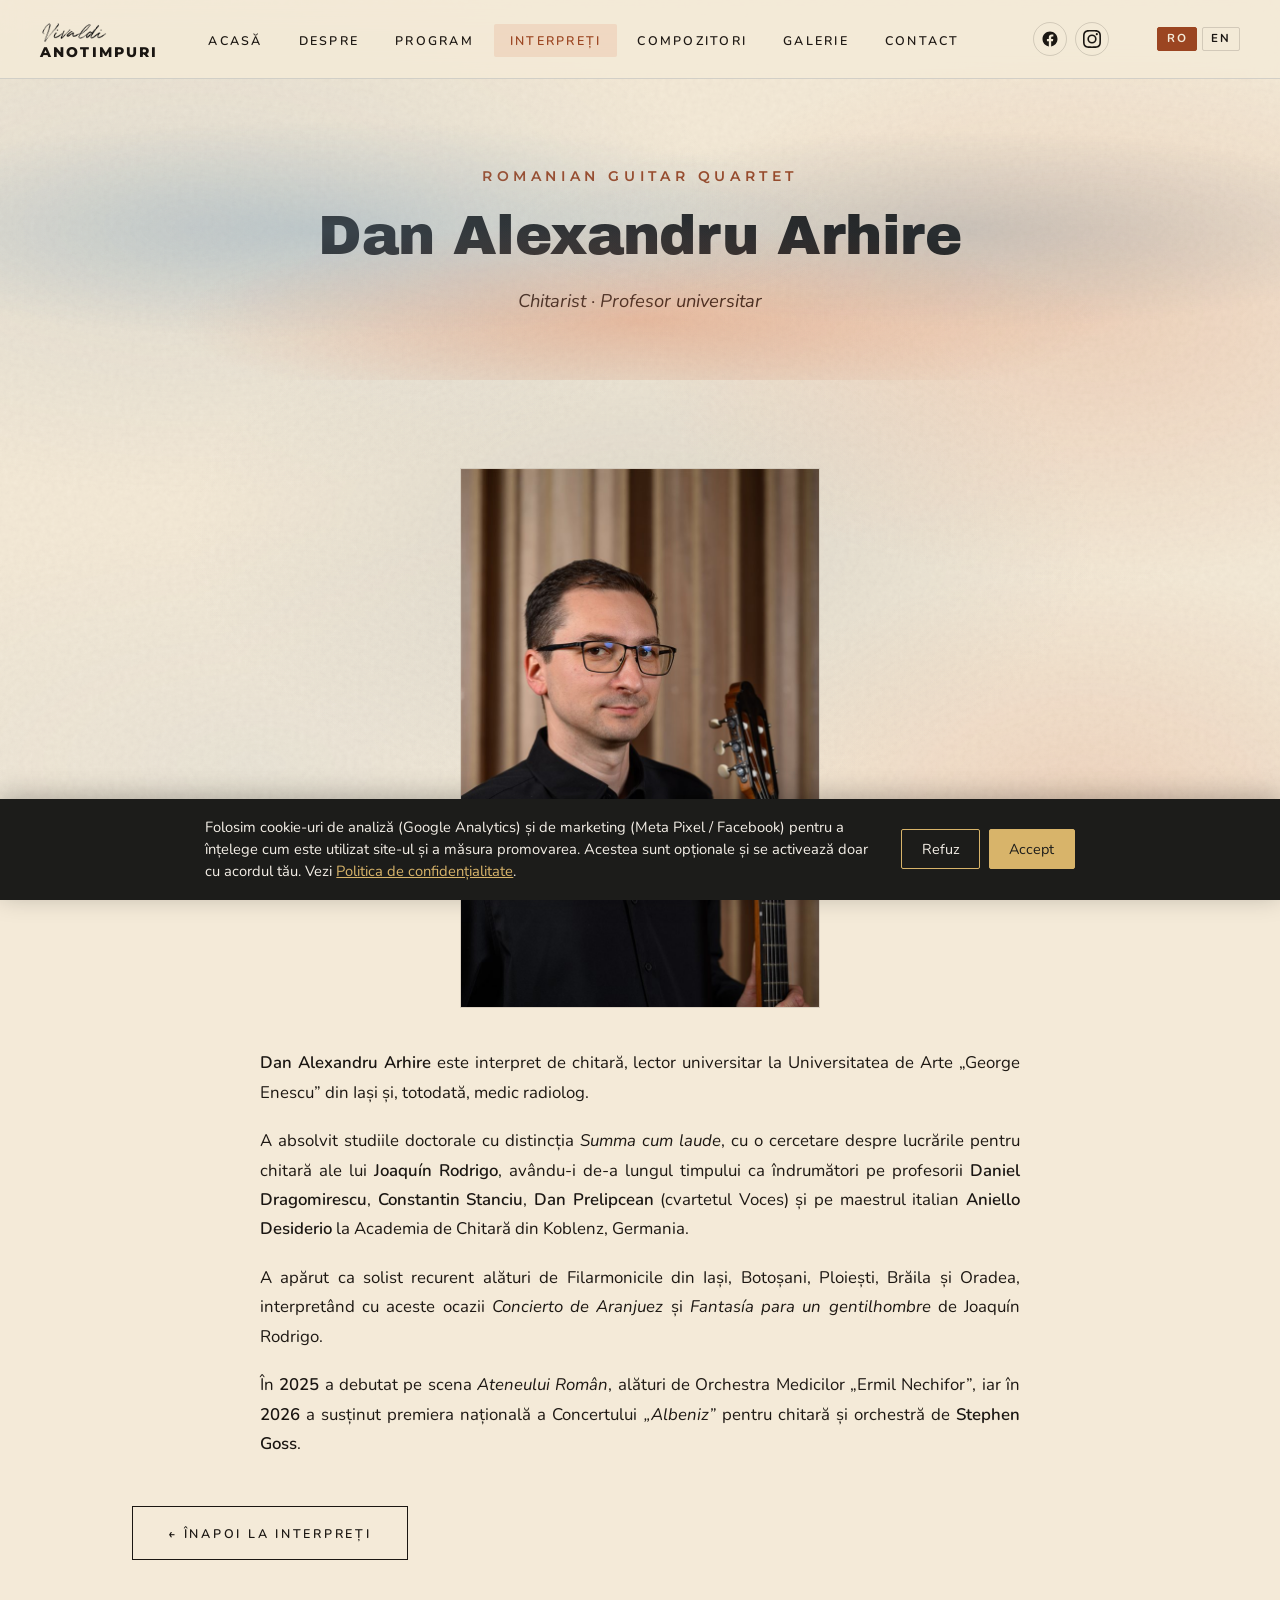
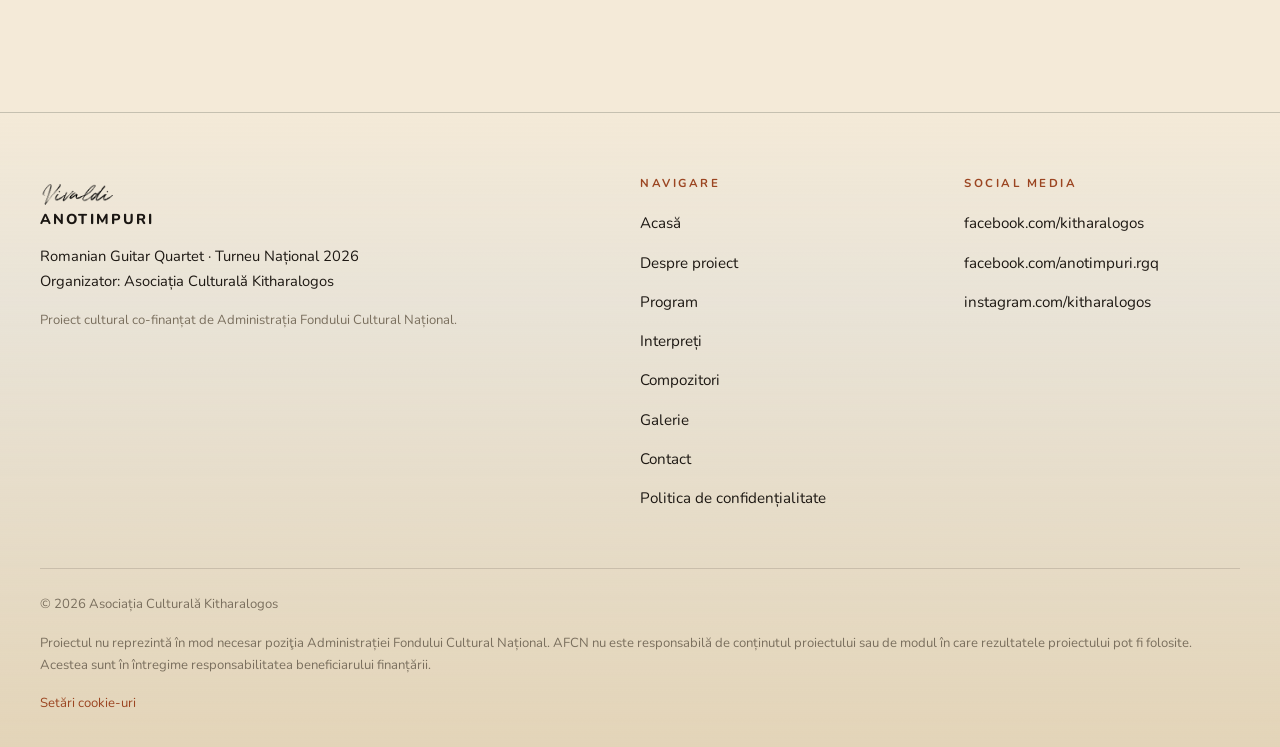
<file: dan-arhire.html>
<!DOCTYPE html>
<html lang="ro">
<head>
  <meta charset="UTF-8">
  <meta name="viewport" content="width=device-width, initial-scale=1.0">
  <title>Dan Alexandru Arhire — ANOTIMPURI / Vivaldi</title>
  <meta name="description" content="Dan Alexandru Arhire — chitarist al Romanian Guitar Quartet, în turneul Anotimpuri / Vivaldi.">
  <link rel="stylesheet" href="css/styles.css">
</head>
<body>

  <!-- HEADER -->
  <header class="site-header">
    <div class="header-inner">
      <a href="index.html" class="site-logo">
        <span class="script-mark">Vivaldi</span>
        Anotimpuri
      </a>
      <nav class="site-nav" id="main-nav">
        <ul>
          <li><a href="index.html">Acasă</a></li>
          <li><a href="about.html">Despre</a></li>
          <li><a href="index.html#concerte">Program</a></li>
          <li><a href="index.html#interpreti" class="active">Interpreți</a></li>
          <li><a href="index.html#compozitori">Compozitori</a></li>
          <li><a href="galerie.html">Galerie</a></li>
          <li><a href="contact.html">Contact</a></li>
        </ul>
      </nav>
      <div class="header-social">
        <a href="https://www.facebook.com/anotimpuri.rgq" target="_blank" rel="noopener" aria-label="Facebook Anotimpuri">
          <svg viewBox="0 0 24 24" width="18" height="18" fill="currentColor" aria-hidden="true">
            <path d="M22 12c0-5.523-4.477-10-10-10S2 6.477 2 12c0 4.991 3.657 9.128 8.438 9.879V14.89h-2.54V12h2.54V9.797c0-2.506 1.492-3.89 3.777-3.89 1.094 0 2.238.195 2.238.195v2.46h-1.261c-1.243 0-1.63.771-1.63 1.562V12h2.773l-.443 2.89h-2.33v6.989C18.343 21.128 22 16.991 22 12z"/>
          </svg>
        </a>
        <a href="https://www.instagram.com/kitharalogos/" target="_blank" rel="noopener" aria-label="Instagram Kitharalogos">
          <svg viewBox="0 0 24 24" width="18" height="18" fill="currentColor" aria-hidden="true">
            <path d="M12 2.163c3.204 0 3.584.012 4.85.07 1.366.062 2.633.336 3.608 1.311.975.975 1.249 2.242 1.311 3.608.058 1.266.07 1.646.07 4.85s-.012 3.584-.07 4.85c-.062 1.366-.336 2.633-1.311 3.608-.975.975-2.242 1.249-3.608 1.311-1.266.058-1.646.07-4.85.07s-3.584-.012-4.85-.07c-1.366-.062-2.633-.336-3.608-1.311-.975-.975-1.249-2.242-1.311-3.608-.058-1.266-.07-1.646-.07-4.85s.012-3.584.07-4.85c.062-1.366.336-2.633 1.311-3.608.975-.975 2.242-1.249 3.608-1.311 1.266-.058 1.646-.07 4.85-.07M12 0C8.741 0 8.332.014 7.052.072 5.197.157 3.355.673 2.014 2.014.673 3.355.157 5.197.072 7.052.014 8.332 0 8.741 0 12s.014 3.668.072 4.948c.085 1.855.601 3.697 1.942 5.038 1.341 1.341 3.183 1.857 5.038 1.942C8.332 23.986 8.741 24 12 24s3.668-.014 4.948-.072c1.855-.085 3.697-.601 5.038-1.942 1.341-1.341 1.857-3.183 1.942-5.038.058-1.28.072-1.689.072-4.948s-.014-3.668-.072-4.948c-.085-1.855-.601-3.697-1.942-5.038C20.645.673 18.803.157 16.948.072 15.668.014 15.259 0 12 0zm0 5.838a6.162 6.162 0 100 12.324 6.162 6.162 0 000-12.324zM12 16a4 4 0 110-8 4 4 0 010 8zm6.406-11.845a1.44 1.44 0 100 2.881 1.44 1.44 0 000-2.881z"/>
          </svg>
        </a>
      </div>
      <div class="lang-switch" role="group" aria-label="Language / Limbă">
        <button type="button" class="lang-btn active" data-lang="ro" aria-pressed="true">RO</button>
        <button type="button" class="lang-btn" data-lang="en" aria-pressed="false">EN</button>
      </div>
      <button class="hamburger" id="hamburger" aria-label="Deschide meniul">
        <span></span><span></span><span></span>
      </button>
    </div>
  </header>

  <main>

    <!-- PAGE HERO -->
    <section class="page-hero">
      <div class="container container--narrow">
        <span class="eyebrow">Romanian Guitar Quartet</span>
        <h1>Dan Alexandru Arhire</h1>
        <p class="subtitle">Chitarist · Profesor universitar</p>
      </div>
    </section>

    <!-- PROFILE -->
    <section class="section">
      <div class="container container--wide">
        <div class="profile-layout reveal">
          <figure class="profile-photo">
            <img src="images/dan-arhire2.jpg" alt="Dan Alexandru Arhire" loading="lazy"
                 onerror="this.style.display='none'; this.nextElementSibling.style.display='flex';">
            <div class="profile-photo-placeholder" style="display:none;">
              <span>Foto</span>
            </div>
          </figure>
          <div class="profile-bio">
          <p><strong>Dan Alexandru Arhire</strong> este interpret de chitară, lector universitar la Universitatea de Arte „George Enescu” din Iași și, totodată, medic radiolog.</p>

          <p>A absolvit studiile doctorale cu distincția <em>Summa cum laude</em>, cu o cercetare despre lucrările pentru chitară ale lui <strong>Joaquín Rodrigo</strong>, avându-i de-a lungul timpului ca îndrumători pe profesorii <strong>Daniel Dragomirescu</strong>, <strong>Constantin Stanciu</strong>, <strong>Dan Prelipcean</strong> (cvartetul Voces) și pe maestrul italian <strong>Aniello Desiderio</strong> la Academia de Chitară din Koblenz, Germania.</p>

          <p>A apărut ca solist recurent alături de Filarmonicile din Iași, Botoșani, Ploiești, Brăila și Oradea, interpretând cu aceste ocazii <em>Concierto de Aranjuez</em> și <em>Fantasía para un gentilhombre</em> de Joaquín Rodrigo.</p>

          <p>În <strong>2025</strong> a debutat pe scena <em>Ateneului Român</em>, alături de Orchestra Medicilor „Ermil Nechifor”, iar în <strong>2026</strong> a susținut premiera națională a Concertului <em>„Albeniz”</em> pentru chitară și orchestră de <strong>Stephen Goss</strong>.</p>
          </div>
        </div>

        <p class="back-link reveal">
          <a href="index.html#interpreti" class="btn">← Înapoi la interpreți</a>
        </p>
      </div>
    </section>

  </main>

  <!-- FOOTER -->
  <footer class="site-footer">
    <div class="footer-inner">
      <div class="footer-grid">
        <div class="footer-brand">
          <span class="logo">
            <span class="script-mark">Vivaldi</span>
            Anotimpuri
          </span>
          <p>
            Romanian Guitar Quartet · Turneu Național 2026<br>
            Organizator: Asociația Culturală Kitharalogos
          </p>
          <p style="font-size:0.82rem; margin-top:1rem; color:var(--warm-grey);">
            Proiect cultural co-finanțat de Administrația Fondului Cultural Național.
          </p>
        </div>
        <div class="footer-col">
          <h4>Navigare</h4>
          <ul>
            <li><a href="index.html">Acasă</a></li>
            <li><a href="about.html">Despre proiect</a></li>
            <li><a href="index.html#concerte">Program</a></li>
            <li><a href="index.html#interpreti">Interpreți</a></li>
            <li><a href="index.html#compozitori">Compozitori</a></li>
            <li><a href="galerie.html">Galerie</a></li>
            <li><a href="contact.html">Contact</a></li>
            <li><a href="confidentialitate.html">Politica de confidențialitate</a></li>
          </ul>
        </div>
        <div class="footer-col">
          <h4>Social media</h4>
          <ul>
            <li><a href="https://www.facebook.com/kitharalogos" target="_blank" rel="noopener">facebook.com/kitharalogos</a></li>
            <li><a href="https://www.facebook.com/anotimpuri.rgq" target="_blank" rel="noopener">facebook.com/anotimpuri.rgq</a></li>
            <li><a href="https://www.instagram.com/kitharalogos/" target="_blank" rel="noopener">instagram.com/kitharalogos</a></li>
          </ul>
        </div>
      </div>
      <div class="footer-bottom">
        <span>© 2026 Asociația Culturală Kitharalogos</span>
        <span>Proiectul nu reprezintă în mod necesar poziţia Administrației Fondului Cultural Național. AFCN nu este responsabilă de conținutul proiectului sau de modul în care rezultatele proiectului pot fi folosite. Acestea sunt în întregime responsabilitatea beneficiarului finanțării.</span>
      </div>
    </div>
  </footer>

  <script src="js/i18n.js" defer></script>
  <script src="js/main.js" defer></script>
</body>
</html>
</file>
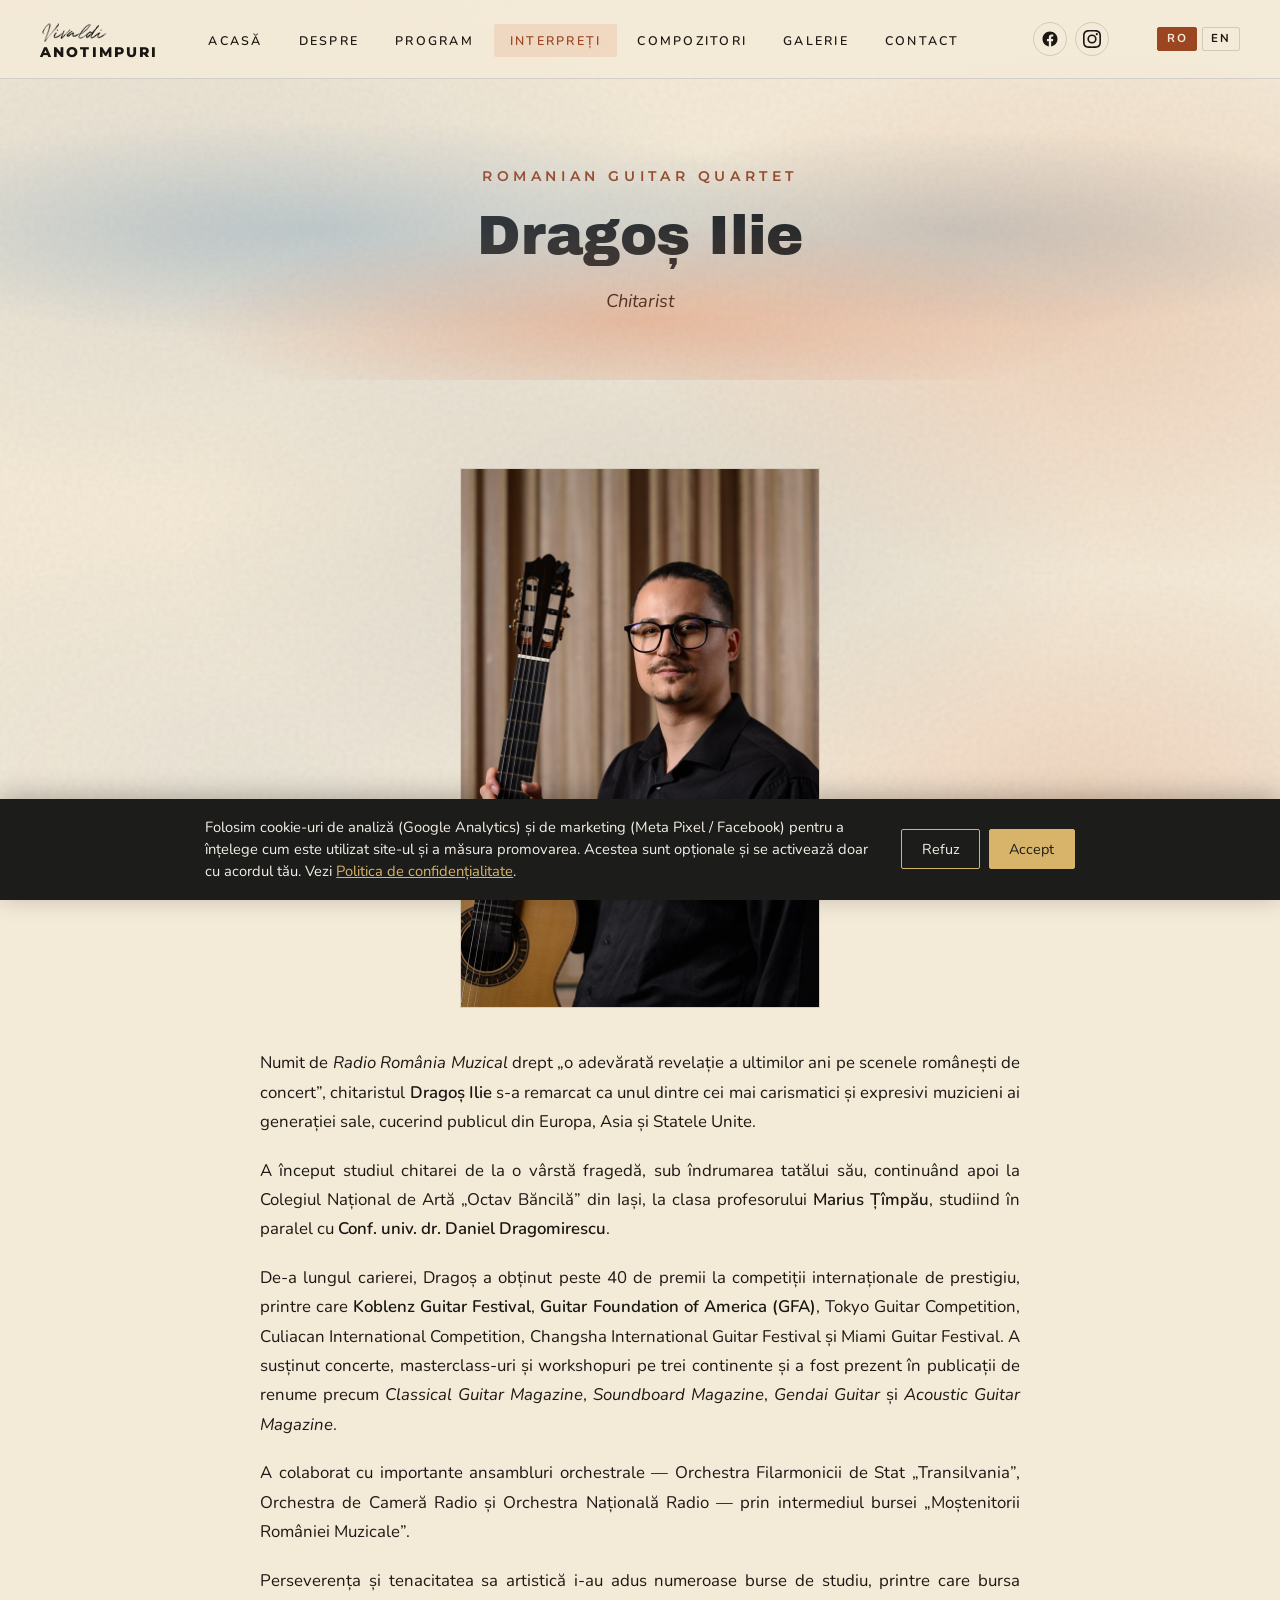
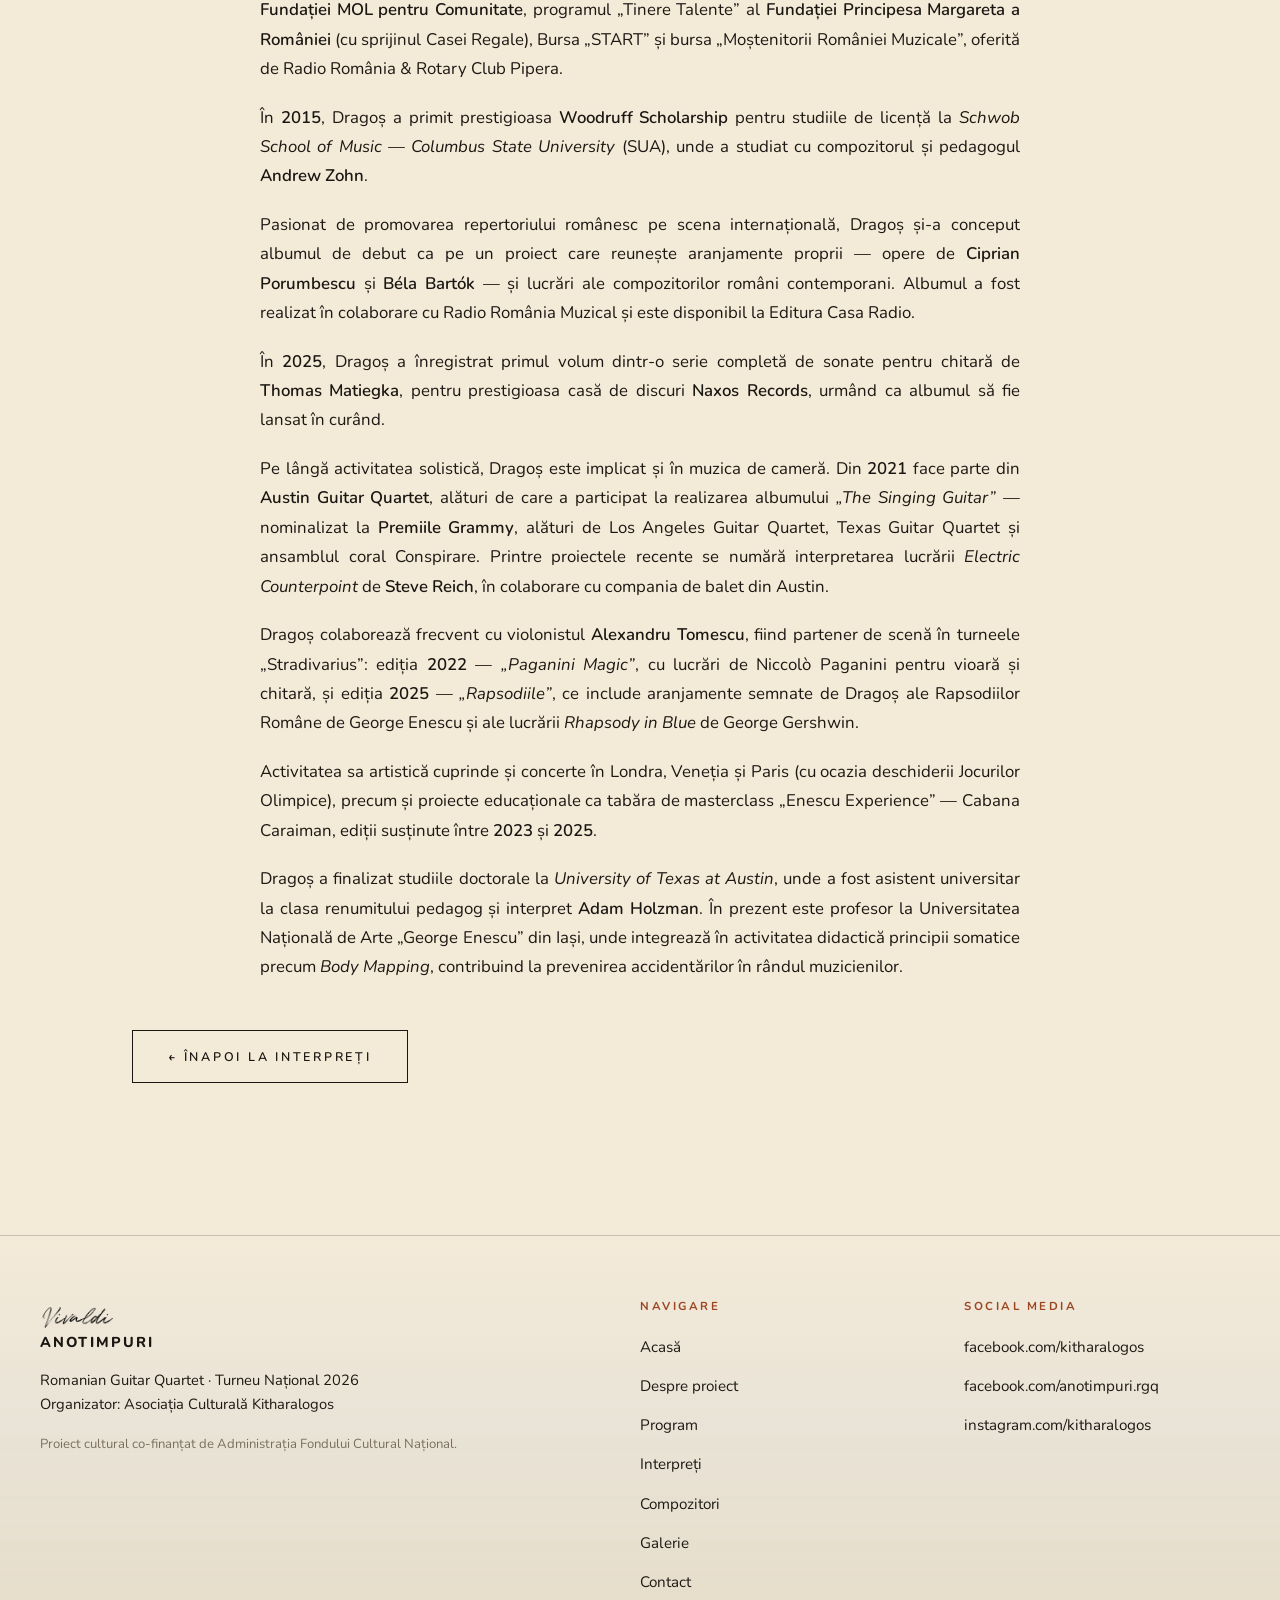
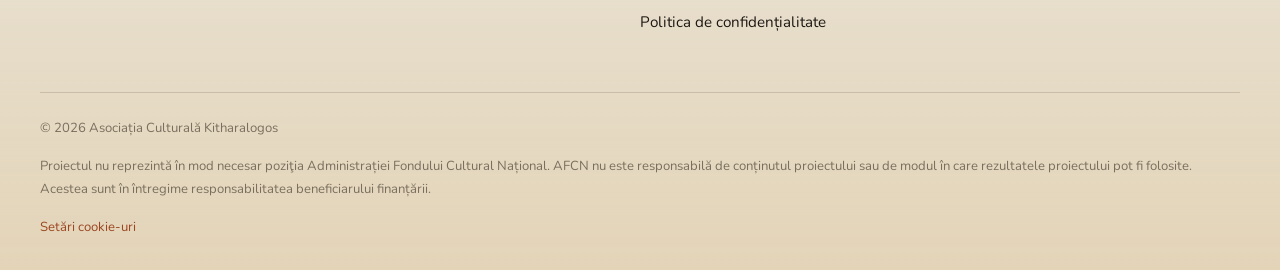
<file: dragos-ilie.html>
<!DOCTYPE html>
<html lang="ro">
<head>
  <meta charset="UTF-8">
  <meta name="viewport" content="width=device-width, initial-scale=1.0">
  <title>Dragoș Ilie — ANOTIMPURI / Vivaldi</title>
  <meta name="description" content="Dragoș Ilie — chitarist al Romanian Guitar Quartet, în turneul Anotimpuri / Vivaldi.">
  <link rel="stylesheet" href="css/styles.css">
</head>
<body>

  <!-- HEADER -->
  <header class="site-header">
    <div class="header-inner">
      <a href="index.html" class="site-logo">
        <span class="script-mark">Vivaldi</span>
        Anotimpuri
      </a>
      <nav class="site-nav" id="main-nav">
        <ul>
          <li><a href="index.html">Acasă</a></li>
          <li><a href="about.html">Despre</a></li>
          <li><a href="index.html#concerte">Program</a></li>
          <li><a href="index.html#interpreti" class="active">Interpreți</a></li>
          <li><a href="index.html#compozitori">Compozitori</a></li>
          <li><a href="galerie.html">Galerie</a></li>
          <li><a href="contact.html">Contact</a></li>
        </ul>
      </nav>
      <div class="header-social">
        <a href="https://www.facebook.com/anotimpuri.rgq" target="_blank" rel="noopener" aria-label="Facebook Anotimpuri">
          <svg viewBox="0 0 24 24" width="18" height="18" fill="currentColor" aria-hidden="true">
            <path d="M22 12c0-5.523-4.477-10-10-10S2 6.477 2 12c0 4.991 3.657 9.128 8.438 9.879V14.89h-2.54V12h2.54V9.797c0-2.506 1.492-3.89 3.777-3.89 1.094 0 2.238.195 2.238.195v2.46h-1.261c-1.243 0-1.63.771-1.63 1.562V12h2.773l-.443 2.89h-2.33v6.989C18.343 21.128 22 16.991 22 12z"/>
          </svg>
        </a>
        <a href="https://www.instagram.com/kitharalogos/" target="_blank" rel="noopener" aria-label="Instagram Kitharalogos">
          <svg viewBox="0 0 24 24" width="18" height="18" fill="currentColor" aria-hidden="true">
            <path d="M12 2.163c3.204 0 3.584.012 4.85.07 1.366.062 2.633.336 3.608 1.311.975.975 1.249 2.242 1.311 3.608.058 1.266.07 1.646.07 4.85s-.012 3.584-.07 4.85c-.062 1.366-.336 2.633-1.311 3.608-.975.975-2.242 1.249-3.608 1.311-1.266.058-1.646.07-4.85.07s-3.584-.012-4.85-.07c-1.366-.062-2.633-.336-3.608-1.311-.975-.975-1.249-2.242-1.311-3.608-.058-1.266-.07-1.646-.07-4.85s.012-3.584.07-4.85c.062-1.366.336-2.633 1.311-3.608.975-.975 2.242-1.249 3.608-1.311 1.266-.058 1.646-.07 4.85-.07M12 0C8.741 0 8.332.014 7.052.072 5.197.157 3.355.673 2.014 2.014.673 3.355.157 5.197.072 7.052.014 8.332 0 8.741 0 12s.014 3.668.072 4.948c.085 1.855.601 3.697 1.942 5.038 1.341 1.341 3.183 1.857 5.038 1.942C8.332 23.986 8.741 24 12 24s3.668-.014 4.948-.072c1.855-.085 3.697-.601 5.038-1.942 1.341-1.341 1.857-3.183 1.942-5.038.058-1.28.072-1.689.072-4.948s-.014-3.668-.072-4.948c-.085-1.855-.601-3.697-1.942-5.038C20.645.673 18.803.157 16.948.072 15.668.014 15.259 0 12 0zm0 5.838a6.162 6.162 0 100 12.324 6.162 6.162 0 000-12.324zM12 16a4 4 0 110-8 4 4 0 010 8zm6.406-11.845a1.44 1.44 0 100 2.881 1.44 1.44 0 000-2.881z"/>
          </svg>
        </a>
      </div>
      <div class="lang-switch" role="group" aria-label="Language / Limbă">
        <button type="button" class="lang-btn active" data-lang="ro" aria-pressed="true">RO</button>
        <button type="button" class="lang-btn" data-lang="en" aria-pressed="false">EN</button>
      </div>
      <button class="hamburger" id="hamburger" aria-label="Deschide meniul">
        <span></span><span></span><span></span>
      </button>
    </div>
  </header>

  <main>

    <!-- PAGE HERO -->
    <section class="page-hero">
      <div class="container container--narrow">
        <span class="eyebrow">Romanian Guitar Quartet</span>
        <h1>Dragoș Ilie</h1>
        <p class="subtitle">Chitarist</p>
      </div>
    </section>

    <!-- PROFILE -->
    <section class="section">
      <div class="container container--wide">
        <div class="profile-layout reveal">
          <figure class="profile-photo">
            <img src="images/dragos-ilie2.jpg" alt="Dragoș Ilie" loading="lazy"
                 onerror="this.style.display='none'; this.nextElementSibling.style.display='flex';">
            <div class="profile-photo-placeholder" style="display:none;">
              <span>Foto</span>
            </div>
          </figure>
          <div class="profile-bio">
          <p>Numit de <em>Radio România Muzical</em> drept „o adevărată revelație a ultimilor ani pe scenele românești de concert”, chitaristul <strong>Dragoș Ilie</strong> s-a remarcat ca unul dintre cei mai carismatici și expresivi muzicieni ai generației sale, cucerind publicul din Europa, Asia și Statele Unite.</p>

          <p>A început studiul chitarei de la o vârstă fragedă, sub îndrumarea tatălui său, continuând apoi la Colegiul Național de Artă „Octav Băncilă” din Iași, la clasa profesorului <strong>Marius Țîmpău</strong>, studiind în paralel cu <strong>Conf. univ. dr. Daniel Dragomirescu</strong>.</p>

          <p>De-a lungul carierei, Dragoș a obținut peste 40 de premii la competiții internaționale de prestigiu, printre care <strong>Koblenz Guitar Festival</strong>, <strong>Guitar Foundation of America (GFA)</strong>, Tokyo Guitar Competition, Culiacan International Competition, Changsha International Guitar Festival și Miami Guitar Festival. A susținut concerte, masterclass-uri și workshopuri pe trei continente și a fost prezent în publicații de renume precum <em>Classical Guitar Magazine</em>, <em>Soundboard Magazine</em>, <em>Gendai Guitar</em> și <em>Acoustic Guitar Magazine</em>.</p>

          <p>A colaborat cu importante ansambluri orchestrale — Orchestra Filarmonicii de Stat „Transilvania”, Orchestra de Cameră Radio și Orchestra Națională Radio — prin intermediul bursei „Moștenitorii României Muzicale”.</p>

          <p>Perseverența și tenacitatea sa artistică i-au adus numeroase burse de studiu, printre care bursa <strong>Fundației MOL pentru Comunitate</strong>, programul „Tinere Talente” al <strong>Fundației Principesa Margareta a României</strong> (cu sprijinul Casei Regale), Bursa „START” și bursa „Moștenitorii României Muzicale”, oferită de Radio România &amp; Rotary Club Pipera.</p>

          <p>În <strong>2015</strong>, Dragoș a primit prestigioasa <strong>Woodruff Scholarship</strong> pentru studiile de licență la <em>Schwob School of Music — Columbus State University</em> (SUA), unde a studiat cu compozitorul și pedagogul <strong>Andrew Zohn</strong>.</p>

          <p>Pasionat de promovarea repertoriului românesc pe scena internațională, Dragoș și-a conceput albumul de debut ca pe un proiect care reunește aranjamente proprii — opere de <strong>Ciprian Porumbescu</strong> și <strong>Béla Bartók</strong> — și lucrări ale compozitorilor români contemporani. Albumul a fost realizat în colaborare cu Radio România Muzical și este disponibil la Editura Casa Radio.</p>

          <p>În <strong>2025</strong>, Dragoș a înregistrat primul volum dintr-o serie completă de sonate pentru chitară de <strong>Thomas Matiegka</strong>, pentru prestigioasa casă de discuri <strong>Naxos Records</strong>, urmând ca albumul să fie lansat în curând.</p>

          <p>Pe lângă activitatea solistică, Dragoș este implicat și în muzica de cameră. Din <strong>2021</strong> face parte din <strong>Austin Guitar Quartet</strong>, alături de care a participat la realizarea albumului <em>„The Singing Guitar”</em> — nominalizat la <strong>Premiile Grammy</strong>, alături de Los Angeles Guitar Quartet, Texas Guitar Quartet și ansamblul coral Conspirare. Printre proiectele recente se numără interpretarea lucrării <em>Electric Counterpoint</em> de <strong>Steve Reich</strong>, în colaborare cu compania de balet din Austin.</p>

          <p>Dragoș colaborează frecvent cu violonistul <strong>Alexandru Tomescu</strong>, fiind partener de scenă în turneele „Stradivarius”: ediția <strong>2022</strong> — <em>„Paganini Magic”</em>, cu lucrări de Niccolò Paganini pentru vioară și chitară, și ediția <strong>2025</strong> — <em>„Rapsodiile”</em>, ce include aranjamente semnate de Dragoș ale Rapsodiilor Române de George Enescu și ale lucrării <em>Rhapsody in Blue</em> de George Gershwin.</p>

          <p>Activitatea sa artistică cuprinde și concerte în Londra, Veneția și Paris (cu ocazia deschiderii Jocurilor Olimpice), precum și proiecte educaționale ca tabăra de masterclass „Enescu Experience” — Cabana Caraiman, ediții susținute între <strong>2023</strong> și <strong>2025</strong>.</p>

          <p>Dragoș a finalizat studiile doctorale la <em>University of Texas at Austin</em>, unde a fost asistent universitar la clasa renumitului pedagog și interpret <strong>Adam Holzman</strong>. În prezent este profesor la Universitatea Națională de Arte „George Enescu” din Iași, unde integrează în activitatea didactică principii somatice precum <em>Body Mapping</em>, contribuind la prevenirea accidentărilor în rândul muzicienilor.</p>
          </div>
        </div>

        <p class="back-link reveal">
          <a href="index.html#interpreti" class="btn">← Înapoi la interpreți</a>
        </p>
      </div>
    </section>

  </main>

  <!-- FOOTER -->
  <footer class="site-footer">
    <div class="footer-inner">
      <div class="footer-grid">
        <div class="footer-brand">
          <span class="logo">
            <span class="script-mark">Vivaldi</span>
            Anotimpuri
          </span>
          <p>
            Romanian Guitar Quartet · Turneu Național 2026<br>
            Organizator: Asociația Culturală Kitharalogos
          </p>
          <p style="font-size:0.82rem; margin-top:1rem; color:var(--warm-grey);">
            Proiect cultural co-finanțat de Administrația Fondului Cultural Național.
          </p>
        </div>
        <div class="footer-col">
          <h4>Navigare</h4>
          <ul>
            <li><a href="index.html">Acasă</a></li>
            <li><a href="about.html">Despre proiect</a></li>
            <li><a href="index.html#concerte">Program</a></li>
            <li><a href="index.html#interpreti">Interpreți</a></li>
            <li><a href="index.html#compozitori">Compozitori</a></li>
            <li><a href="galerie.html">Galerie</a></li>
            <li><a href="contact.html">Contact</a></li>
            <li><a href="confidentialitate.html">Politica de confidențialitate</a></li>
          </ul>
        </div>
        <div class="footer-col">
          <h4>Social media</h4>
          <ul>
            <li><a href="https://www.facebook.com/kitharalogos" target="_blank" rel="noopener">facebook.com/kitharalogos</a></li>
            <li><a href="https://www.facebook.com/anotimpuri.rgq" target="_blank" rel="noopener">facebook.com/anotimpuri.rgq</a></li>
            <li><a href="https://www.instagram.com/kitharalogos/" target="_blank" rel="noopener">instagram.com/kitharalogos</a></li>          </ul>
        </div>
      </div>
      <div class="footer-bottom">
        <span>© 2026 Asociația Culturală Kitharalogos</span>
        <span>Proiectul nu reprezintă în mod necesar poziţia Administrației Fondului Cultural Național. AFCN nu este responsabilă de conținutul proiectului sau de modul în care rezultatele proiectului pot fi folosite. Acestea sunt în întregime responsabilitatea beneficiarului finanțării.</span>
      </div>
    </div>
  </footer>

  <script src="js/i18n.js" defer></script>
  <script src="js/main.js" defer></script>
</body>
</html>
</file>
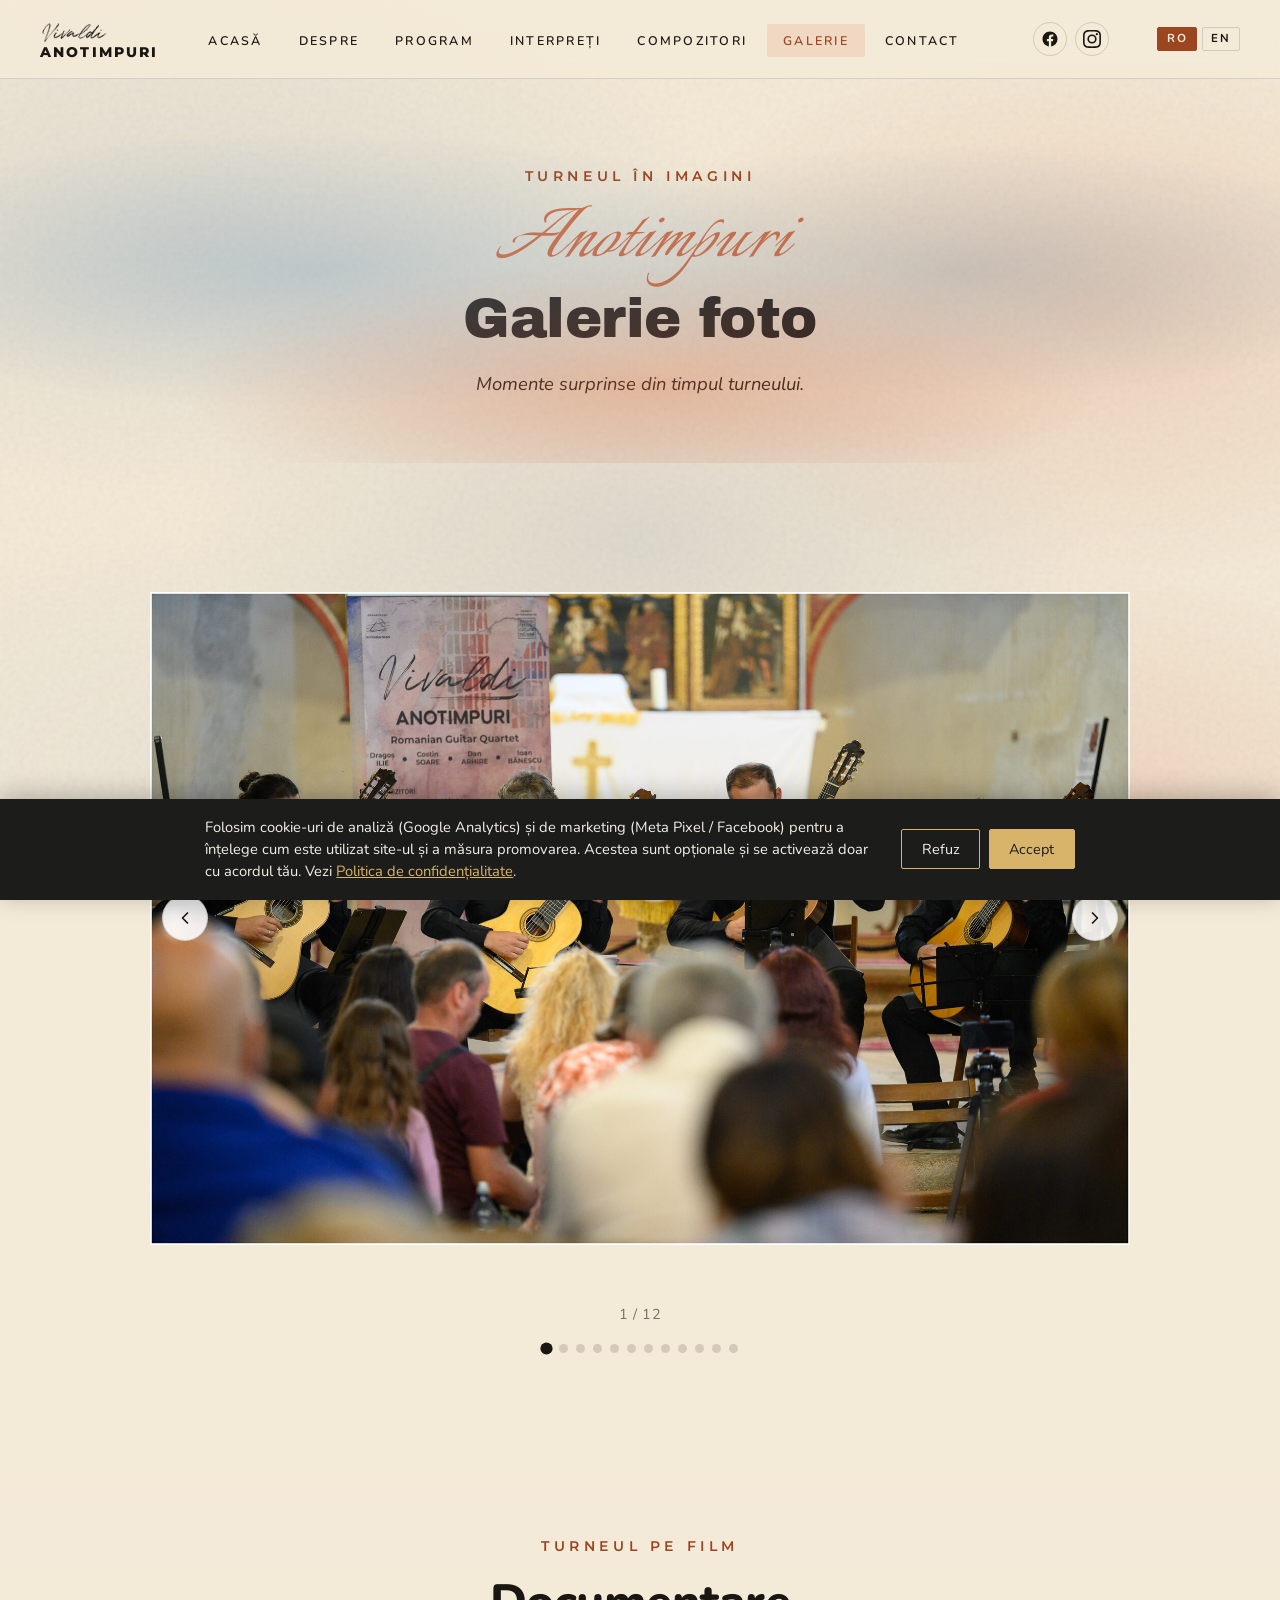
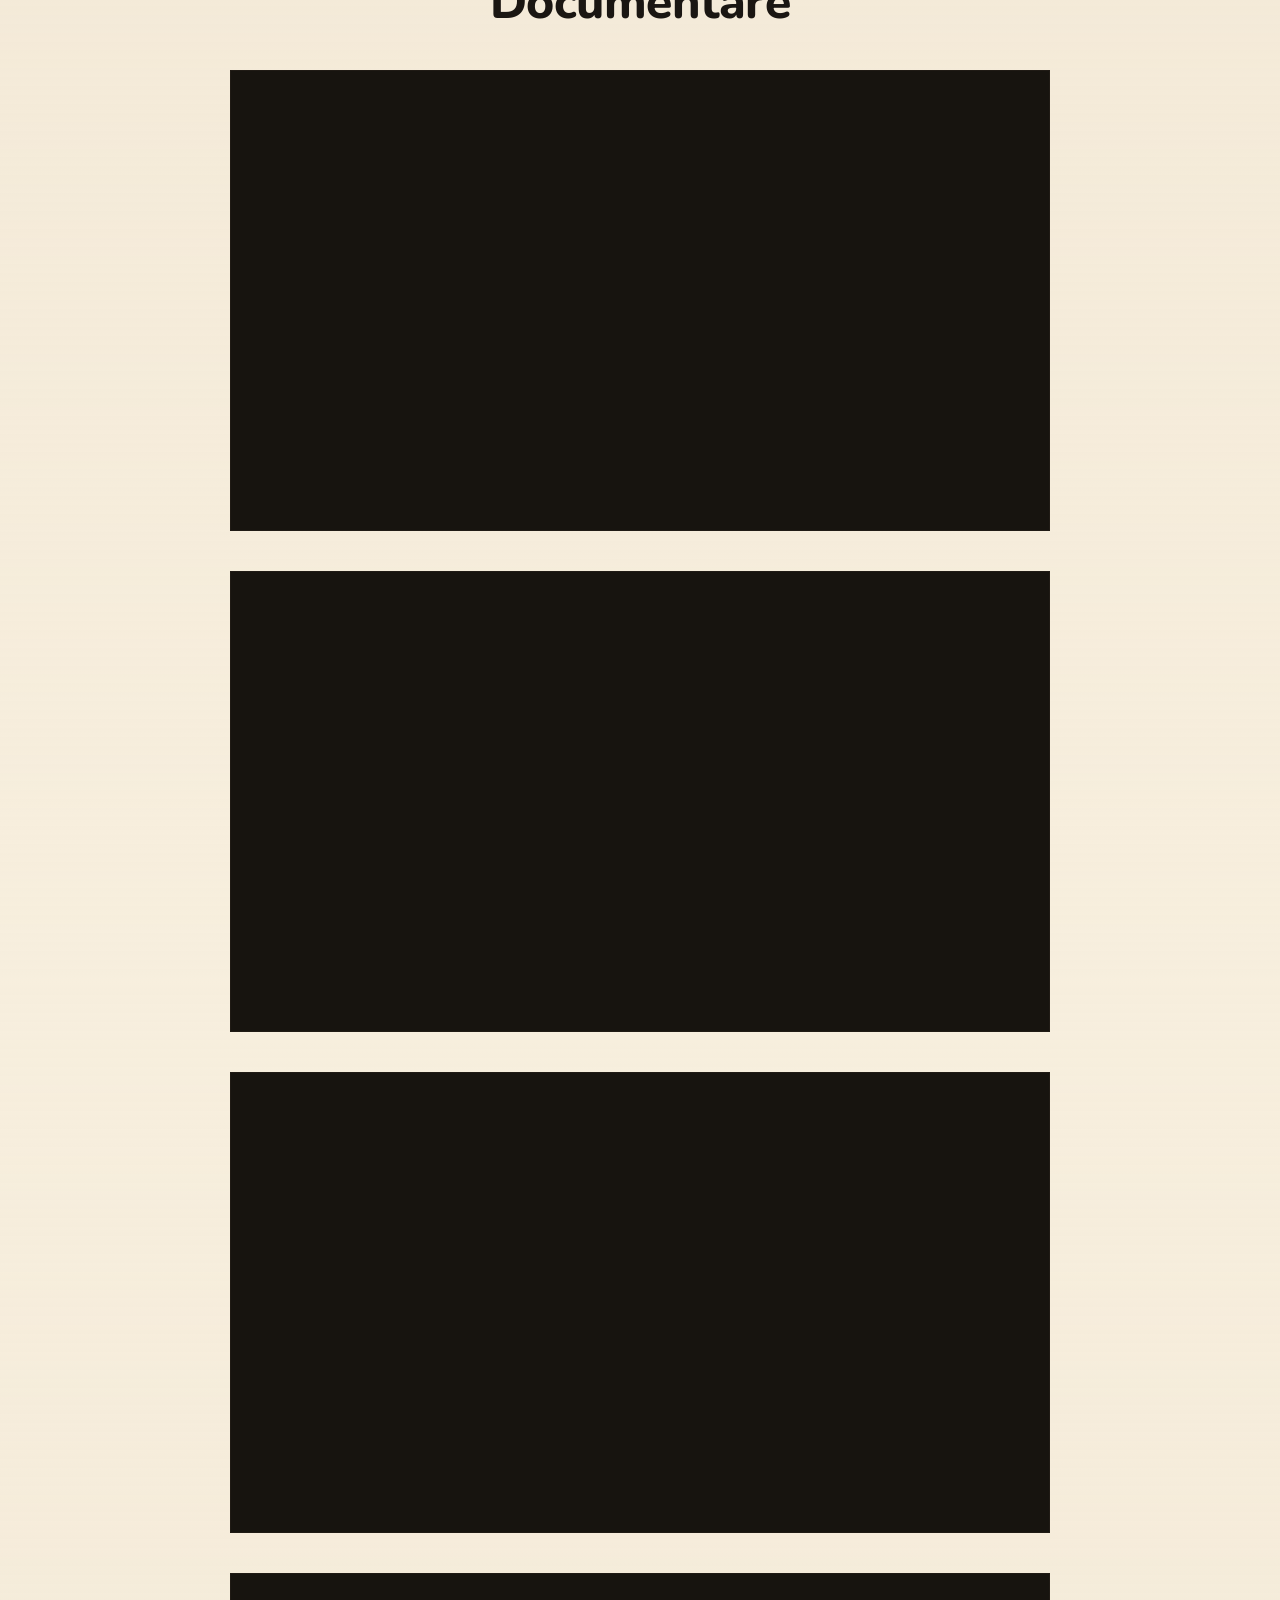
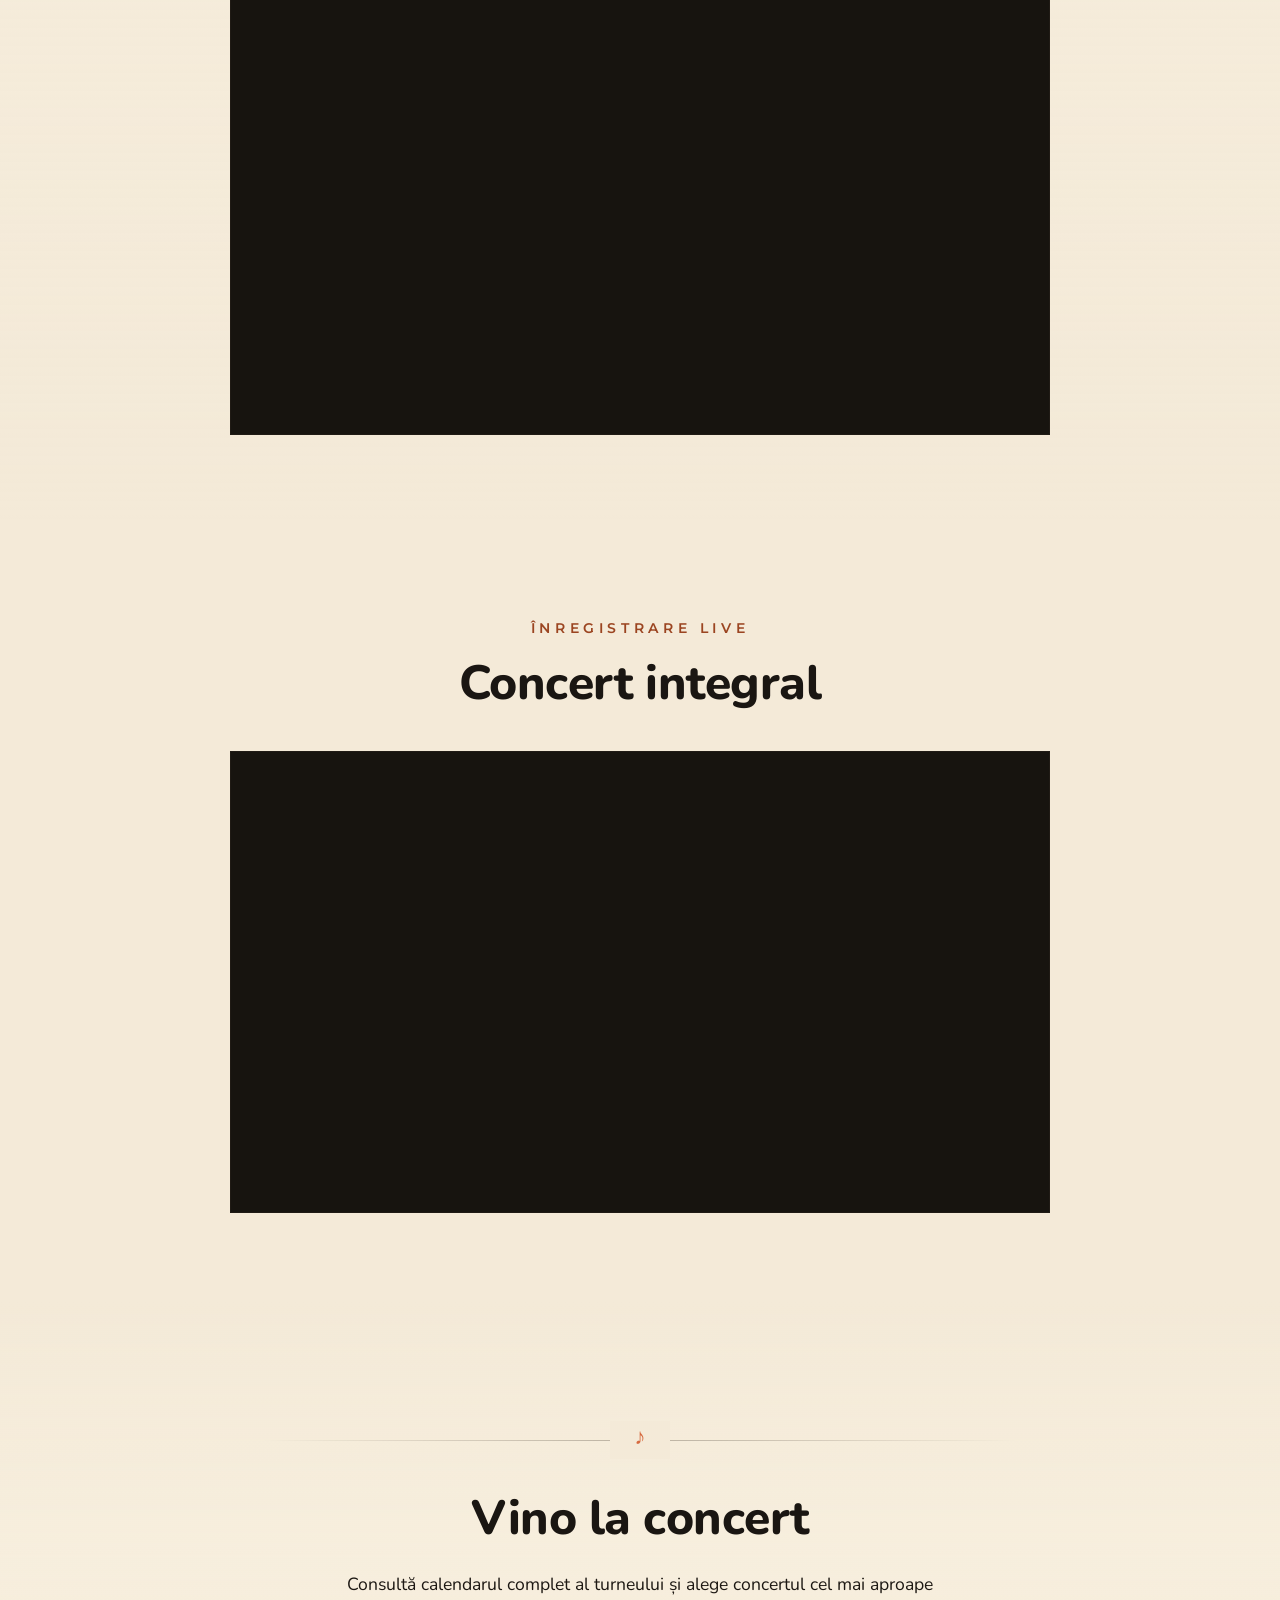
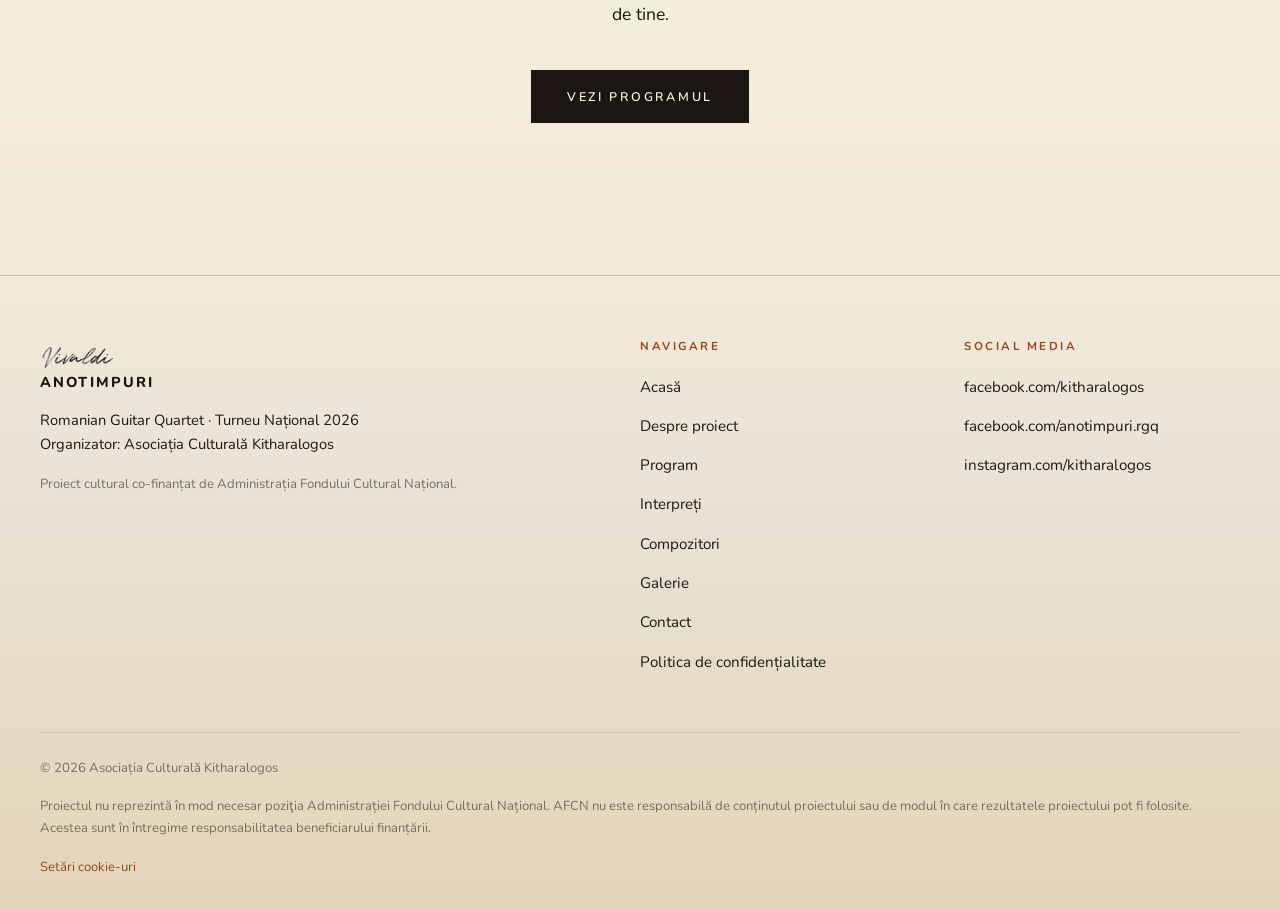
<file: galerie.html>
<!DOCTYPE html>
<html lang="ro">
<head>
  <meta charset="UTF-8">
  <meta name="viewport" content="width=device-width, initial-scale=1.0">
  <title>Galerie foto — ANOTIMPURI / Vivaldi · Romanian Guitar Quartet</title>
  <meta name="description" content="Galerie foto din turneul Anotimpuri / Vivaldi al Romanian Guitar Quartet — imagini din concertele susținute în edificii de patrimoniu din România.">
  <link rel="stylesheet" href="css/styles.css">
  <style>
    /* GALERIE — slideshow */
    .gallery-slideshow {
      position: relative;
      max-width: 980px;
      margin: 0 auto;
    }
    .gallery-viewport {
      position: relative;
      overflow: hidden;
      aspect-ratio: 4 / 3;
      background: transparent;
    }
    .gallery-track {
      display: flex;
      height: 100%;
      transition: transform 0.5s ease;
    }
    .gallery-slide {
      flex: 0 0 100%;
      height: 100%;
      margin: 0;
      display: flex;
      align-items: center;
      justify-content: center;
    }
    .gallery-slide img {
      max-width: 100%;
      max-height: 100%;
      width: auto;
      height: auto;
      object-fit: contain;
      display: block;
    }
    .gallery-arrow {
      position: absolute;
      top: 50%;
      transform: translateY(-50%);
      width: 46px;
      height: 46px;
      border-radius: 50%;
      background: rgba(255,255,255,0.88);
      border: 1px solid var(--line);
      display: flex;
      align-items: center;
      justify-content: center;
      cursor: pointer;
      padding: 0;
      transition: background 0.2s ease, transform 0.2s ease;
    }
    .gallery-arrow:hover { background: #fff; }
    .gallery-arrow:focus-visible { outline: 2px solid var(--ink); outline-offset: 2px; }
    .gallery-arrow--prev { left: 12px; }
    .gallery-arrow--next { right: 12px; }
    .gallery-arrow svg {
      width: 20px;
      height: 20px;
      fill: none;
      stroke: var(--ink);
      stroke-width: 2;
      stroke-linecap: round;
      stroke-linejoin: round;
    }
    .gallery-counter {
      text-align: center;
      margin-top: 1rem;
      font-family: var(--font-heading);
      letter-spacing: 0.04em;
      color: var(--warm-grey);
      font-size: 0.9rem;
    }
    .gallery-dots {
      display: flex;
      flex-wrap: wrap;
      justify-content: center;
      gap: 8px;
      margin-top: 0.9rem;
    }
    .gallery-dot {
      width: 9px;
      height: 9px;
      border-radius: 50%;
      background: var(--line);
      border: none;
      padding: 0;
      cursor: pointer;
      transition: background 0.2s ease, transform 0.2s ease;
    }
    .gallery-dot.active {
      background: var(--ink);
      transform: scale(1.35);
    }
    .gallery-dot:hover { background: var(--warm-grey); }
    @media (max-width: 640px) {
      .gallery-arrow { width: 38px; height: 38px; }
      .gallery-arrow svg { width: 16px; height: 16px; }
    }

    .gallery-slide img { cursor: zoom-in; }

    /* LIGHTBOX */
    .lightbox {
      position: fixed;
      inset: 0;
      z-index: 1000;
      background: rgba(15, 12, 8, 0.94);
      display: flex;
      align-items: center;
      justify-content: center;
      opacity: 0;
      visibility: hidden;
      transition: opacity 0.25s ease, visibility 0.25s ease;
    }
    .lightbox.open { opacity: 1; visibility: visible; }
    .lightbox-stage {
      position: relative;
      max-width: 92vw;
      max-height: 86vh;
      overflow: hidden;
    }
    .lightbox-img {
      display: block;
      max-width: 92vw;
      max-height: 86vh;
      width: auto;
      height: auto;
      object-fit: contain;
      cursor: zoom-in;
      transition: transform 0.25s ease;
      transform: scale(1);
      transform-origin: center center;
      user-select: none;
      -webkit-user-drag: none;
    }
    .lightbox-img.zoomed {
      transform: scale(2.4);
      cursor: zoom-out;
      transition: transform 0.1s ease-out;
    }
    .lightbox-close {
      position: absolute;
      top: 18px;
      right: 20px;
      width: 46px;
      height: 46px;
      border-radius: 50%;
      background: rgba(255,255,255,0.9);
      border: none;
      color: #17140f;
      font-size: 1.6rem;
      line-height: 1;
      cursor: pointer;
      display: flex;
      align-items: center;
      justify-content: center;
      z-index: 2;
      transition: background 0.2s ease;
    }
    .lightbox-close:hover { background: #fff; }
    .lightbox-nav {
      position: absolute;
      top: 50%;
      transform: translateY(-50%);
      width: 52px;
      height: 52px;
      border-radius: 50%;
      background: rgba(255,255,255,0.85);
      border: none;
      display: flex;
      align-items: center;
      justify-content: center;
      cursor: pointer;
      z-index: 2;
      transition: background 0.2s ease;
    }
    .lightbox-nav:hover { background: #fff; }
    .lightbox-nav--prev { left: 20px; }
    .lightbox-nav--next { right: 20px; }
    .lightbox-nav svg {
      width: 24px; height: 24px;
      fill: none; stroke: #17140f; stroke-width: 2;
      stroke-linecap: round; stroke-linejoin: round;
    }
    .lightbox-counter {
      position: absolute;
      bottom: 22px;
      left: 50%;
      transform: translateX(-50%);
      color: rgba(255,255,255,0.85);
      font-family: var(--font-heading);
      letter-spacing: 0.05em;
      font-size: 0.9rem;
    }
    @media (max-width: 640px) {
      .lightbox-nav { width: 42px; height: 42px; }
      .lightbox-nav--prev { left: 8px; }
      .lightbox-nav--next { right: 8px; }
      .lightbox-close { top: 10px; right: 10px; }
    }

    /* DOCUMENTARE — video grid */
    .video-grid {
      display: grid;
      grid-template-columns: 1fr;
      gap: 2.5rem;
      max-width: 820px;
      margin: 0 auto;
    }
    .video-embed {
      position: relative;
      aspect-ratio: 16 / 9;
      overflow: hidden;
      border: 1px solid var(--line);
      background: #17140f;
    }
    .video-embed iframe {
      position: absolute;
      inset: 0;
      width: 100%;
      height: 100%;
      border: 0;
    }
    @media (max-width: 640px) {
      .video-grid { grid-template-columns: 1fr; gap: 1.25rem; }
    }
  </style>
</head>
<body>

  <!-- HEADER -->
  <header class="site-header">
    <div class="header-inner">
      <a href="index.html" class="site-logo">
        <span class="script-mark">Vivaldi</span>
        Anotimpuri
      </a>
      <nav class="site-nav" id="main-nav">
        <ul>
          <li><a href="index.html">Acasă</a></li>
          <li><a href="about.html">Despre</a></li>
          <li><a href="index.html#concerte">Program</a></li>
          <li><a href="index.html#interpreti">Interpreți</a></li>
          <li><a href="index.html#compozitori">Compozitori</a></li>
          <li><a href="galerie.html" class="active">Galerie</a></li>
          <li><a href="contact.html">Contact</a></li>
        </ul>
      </nav>
      <div class="header-social">
        <a href="https://www.facebook.com/anotimpuri.rgq" target="_blank" rel="noopener" aria-label="Facebook Anotimpuri">
          <svg viewBox="0 0 24 24" width="18" height="18" fill="currentColor" aria-hidden="true">
            <path d="M22 12c0-5.523-4.477-10-10-10S2 6.477 2 12c0 4.991 3.657 9.128 8.438 9.879V14.89h-2.54V12h2.54V9.797c0-2.506 1.492-3.89 3.777-3.89 1.094 0 2.238.195 2.238.195v2.46h-1.261c-1.243 0-1.63.771-1.63 1.562V12h2.773l-.443 2.89h-2.33v6.989C18.343 21.128 22 16.991 22 12z"/>
          </svg>
        </a>
        <a href="https://www.instagram.com/kitharalogos/" target="_blank" rel="noopener" aria-label="Instagram Kitharalogos">
          <svg viewBox="0 0 24 24" width="18" height="18" fill="currentColor" aria-hidden="true">
            <path d="M12 2.163c3.204 0 3.584.012 4.85.07 1.366.062 2.633.336 3.608 1.311.975.975 1.249 2.242 1.311 3.608.058 1.266.07 1.646.07 4.85s-.012 3.584-.07 4.85c-.062 1.366-.336 2.633-1.311 3.608-.975.975-2.242 1.249-3.608 1.311-1.266.058-1.646.07-4.85.07s-3.584-.012-4.85-.07c-1.366-.062-2.633-.336-3.608-1.311-.975-.975-1.249-2.242-1.311-3.608-.058-1.266-.07-1.646-.07-4.85s.012-3.584.07-4.85c.062-1.366.336-2.633 1.311-3.608.975-.975 2.242-1.249 3.608-1.311 1.266-.058 1.646-.07 4.85-.07M12 0C8.741 0 8.332.014 7.052.072 5.197.157 3.355.673 2.014 2.014.673 3.355.157 5.197.072 7.052.014 8.332 0 8.741 0 12s.014 3.668.072 4.948c.085 1.855.601 3.697 1.942 5.038 1.341 1.341 3.183 1.857 5.038 1.942C8.332 23.986 8.741 24 12 24s3.668-.014 4.948-.072c1.855-.085 3.697-.601 5.038-1.942 1.341-1.341 1.857-3.183 1.942-5.038.058-1.28.072-1.689.072-4.948s-.014-3.668-.072-4.948c-.085-1.855-.601-3.697-1.942-5.038C20.645.673 18.803.157 16.948.072 15.668.014 15.259 0 12 0zm0 5.838a6.162 6.162 0 100 12.324 6.162 6.162 0 000-12.324zM12 16a4 4 0 110-8 4 4 0 010 8zm6.406-11.845a1.44 1.44 0 100 2.881 1.44 1.44 0 000-2.881z"/>
          </svg>
        </a>
      </div>
      <div class="lang-switch" role="group" aria-label="Language / Limbă">
        <button type="button" class="lang-btn active" data-lang="ro" aria-pressed="true">RO</button>
        <button type="button" class="lang-btn" data-lang="en" aria-pressed="false">EN</button>
      </div>
      <button class="hamburger" id="hamburger" aria-label="Deschide meniul">
        <span></span><span></span><span></span>
      </button>
    </div>
  </header>

  <main>

    <!-- PAGE HERO -->
    <section class="page-hero">
      <div class="container container--narrow">
        <span class="eyebrow">Turneul în imagini</span>
        <div class="script">Anotimpuri</div>
        <h1>Galerie foto</h1>
        <p class="subtitle">
          Momente surprinse din timpul turneului.
        </p>
      </div>
    </section>

    <!-- SLIDESHOW -->
    <section class="section">
      <div class="container container--wide">
        <div class="gallery-slideshow reveal" id="gallery" tabindex="0"
             aria-roledescription="carousel" aria-label="Galerie foto — Turneul Anotimpuri">

          <div class="gallery-viewport">
            <div class="gallery-track" id="gallery-track">

              <figure class="gallery-slide">
                <img src="images/galerie-01.jpg" loading="lazy"
                     alt="Romanian Guitar Quartet interpretând în fața bannerului turneului „Vivaldi Anotimpuri”.">
              </figure>
              <figure class="gallery-slide">
                <img src="images/galerie-02.jpg" loading="lazy"
                     alt="Vedere de ansamblu a interiorului unei biserici gotice, cu publicul urmărind concertul cvartetului de chitare lângă altar.">
              </figure>
              <figure class="gallery-slide">
                <img src="images/galerie-03.jpg" loading="lazy"
                     alt="Public numeros într-o sală cu lambriuri de lemn și candelabre, ascultând concertul cvartetului.">
              </figure>
              <figure class="gallery-slide">
                <img src="images/galerie-04.jpg" loading="lazy"
                     alt="Publicul urmărind concertul într-o sală somptuoasă cu coloane și tavan auriu.">
              </figure>
              <figure class="gallery-slide">
                <img src="images/galerie-05.jpg" loading="lazy"
                     alt="Cei patru chitariști cântând în fața altarului unei biserici gotice, cu retablul poliptic în fundal.">
              </figure>
              <figure class="gallery-slide">
                <img src="images/galerie-06.jpg" loading="lazy"
                     alt="Interior de biserică gotică privit dinspre navă, cu cvartetul cântând lângă altar.">
              </figure>
              <figure class="gallery-slide">
                <img src="images/galerie-07.jpg" loading="lazy"
                     alt="Public numeros la un concert în aer liber, sub un cort, într-o seară de vară.">
              </figure>
              <figure class="gallery-slide">
                <img src="images/galerie-08.jpg" loading="lazy"
                     alt="Două spectatoare îmbrățișate, ascultând concertul dintr-o strană de biserică.">
              </figure>
              <figure class="gallery-slide">
                <img src="images/galerie-09.jpg" loading="lazy"
                     alt="Public numeros într-o sală somptuoasă cu candelabre aurii și coloane.">
              </figure>
              <figure class="gallery-slide">
                <img src="images/galerie-10.jpg" loading="lazy"
                     alt="Bannerul turneului „Vivaldi Anotimpuri — Romanian Guitar Quartet”, cu cei patru chitariști cântând în plan secund.">
              </figure>
              <figure class="gallery-slide">
                <img src="images/galerie-11.jpg" loading="lazy"
                     alt="Vedere de sus a interiorului unei biserici gotice, cu publicul așezat pe strane și cvartetul cântând lângă altar.">
              </figure>
              <figure class="gallery-slide">
                <img src="images/galerie-12.jpg" loading="lazy"
                     alt="Cei patru chitariști ai Romanian Guitar Quartet cântând în fața altarului unei biserici.">
              </figure>

            </div>

            <button type="button" class="gallery-arrow gallery-arrow--prev" id="gallery-prev" aria-label="Imaginea anterioară">
              <svg viewBox="0 0 24 24" aria-hidden="true"><polyline points="15 18 9 12 15 6"></polyline></svg>
            </button>
            <button type="button" class="gallery-arrow gallery-arrow--next" id="gallery-next" aria-label="Imaginea următoare">
              <svg viewBox="0 0 24 24" aria-hidden="true"><polyline points="9 18 15 12 9 6"></polyline></svg>
            </button>
          </div>

          <p class="gallery-counter" aria-live="polite">
            <span id="gallery-current">1</span> / <span id="gallery-total">12</span>
          </p>
          <div class="gallery-dots" id="gallery-dots"></div>

        </div>
      </div>
    </section>

    <!-- DOCUMENTARE -->
    <section class="section section--cream">
      <div class="container container--wide">
        <div class="text-center reveal" style="margin-bottom:2.5rem;">
          <span class="eyebrow">Turneul pe film</span>
          <h2>Documentare</h2>
        </div>
        <div class="video-grid reveal">
          <div class="video-embed">
            <iframe src="https://www.youtube-nocookie.com/embed/TCQB8EbN-ZE?start=1"
                    title="Documentar Anotimpuri — video 1"
                    loading="lazy"
                    allow="accelerometer; autoplay; clipboard-write; encrypted-media; gyroscope; picture-in-picture; web-share"
                    referrerpolicy="strict-origin-when-cross-origin"
                    allowfullscreen></iframe>
          </div>
          <div class="video-embed">
            <iframe src="https://www.youtube-nocookie.com/embed/A-LiZDUZsgs"
                    title="Documentar Anotimpuri — video 2"
                    loading="lazy"
                    allow="accelerometer; autoplay; clipboard-write; encrypted-media; gyroscope; picture-in-picture; web-share"
                    referrerpolicy="strict-origin-when-cross-origin"
                    allowfullscreen></iframe>
          </div>
          <div class="video-embed">
            <iframe src="https://www.youtube-nocookie.com/embed/mQ6G4dWJCkY?start=10"
                    title="Documentar Anotimpuri — video 3"
                    loading="lazy"
                    allow="accelerometer; autoplay; clipboard-write; encrypted-media; gyroscope; picture-in-picture; web-share"
                    referrerpolicy="strict-origin-when-cross-origin"
                    allowfullscreen></iframe>
          </div>
          <div class="video-embed">
            <iframe src="https://www.youtube-nocookie.com/embed/HDRlTXjHaJg?start=2"
                    title="Documentar Anotimpuri — video 4"
                    loading="lazy"
                    allow="accelerometer; autoplay; clipboard-write; encrypted-media; gyroscope; picture-in-picture; web-share"
                    referrerpolicy="strict-origin-when-cross-origin"
                    allowfullscreen></iframe>
          </div>
        </div>
      </div>
    </section>

    <!-- CONCERT INTEGRAL -->
    <section class="section">
      <div class="container container--wide">
        <div class="text-center reveal" style="margin-bottom:2.5rem;">
          <span class="eyebrow">Înregistrare live</span>
          <h2>Concert integral</h2>
        </div>
        <div class="video-grid reveal">
          <div class="video-embed">
            <iframe src="https://www.youtube-nocookie.com/embed/16Z2UOWeje8?start=1789"
                    title="Concert integral Anotimpuri"
                    loading="lazy"
                    allow="accelerometer; autoplay; clipboard-write; encrypted-media; gyroscope; picture-in-picture; web-share"
                    referrerpolicy="strict-origin-when-cross-origin"
                    allowfullscreen></iframe>
          </div>
        </div>
      </div>
    </section>

    <!-- CTA -->
    <section class="section section--cream">
      <div class="container container--narrow text-center reveal">
        <div class="divider-ornament"><span>♪</span></div>
        <h2>Vino la concert</h2>
        <p style="font-size:1.1rem; color:var(--charcoal); margin: 1.5rem auto 2.5rem; max-width:600px;">
          Consultă calendarul complet al turneului și alege concertul cel mai aproape de tine.
        </p>
        <a href="index.html#concerte" class="btn btn--filled">Vezi Programul</a>
      </div>
    </section>

  </main>

  <!-- FOOTER -->
  <footer class="site-footer">
    <div class="footer-inner">
      <div class="footer-grid">
        <div class="footer-brand">
          <span class="logo">
            <span class="script-mark">Vivaldi</span>
            Anotimpuri
          </span>
          <p>
            Romanian Guitar Quartet · Turneu Național 2026<br>
            Organizator: Asociația Culturală Kitharalogos
          </p>
          <p style="font-size:0.82rem; margin-top:1rem; color:var(--warm-grey);">
            Proiect cultural co-finanțat de Administrația Fondului Cultural Național.
          </p>
        </div>
        <div class="footer-col">
          <h4>Navigare</h4>
          <ul>
            <li><a href="index.html">Acasă</a></li>
            <li><a href="about.html">Despre proiect</a></li>
            <li><a href="index.html#concerte">Program</a></li>
            <li><a href="index.html#interpreti">Interpreți</a></li>
            <li><a href="index.html#compozitori">Compozitori</a></li>
            <li><a href="galerie.html">Galerie</a></li>
            <li><a href="contact.html">Contact</a></li>
            <li><a href="confidentialitate.html">Politica de confidențialitate</a></li>
          </ul>
        </div>
        <div class="footer-col">
          <h4>Social media</h4>
          <ul>
            <li><a href="https://www.facebook.com/kitharalogos" target="_blank" rel="noopener">facebook.com/kitharalogos</a></li>
            <li><a href="https://www.facebook.com/anotimpuri.rgq" target="_blank" rel="noopener">facebook.com/anotimpuri.rgq</a></li>
            <li><a href="https://www.instagram.com/kitharalogos/" target="_blank" rel="noopener">instagram.com/kitharalogos</a></li>
          </ul>
        </div>
      </div>
      <div class="footer-bottom">
        <span>© 2026 Asociația Culturală Kitharalogos</span>
        <span>Proiectul nu reprezintă în mod necesar poziţia Administrației Fondului Cultural Național. AFCN nu este responsabilă de conținutul proiectului sau de modul în care rezultatele proiectului pot fi folosite. Acestea sunt în întregime responsabilitatea beneficiarului finanțării.</span>
      </div>
    </div>
  </footer>

  <!-- LIGHTBOX -->
  <div class="lightbox" id="lightbox" role="dialog" aria-modal="true" aria-label="Imagine mărită">
    <button type="button" class="lightbox-close" id="lightbox-close" aria-label="Închide">&times;</button>
    <button type="button" class="lightbox-nav lightbox-nav--prev" id="lightbox-prev" aria-label="Imaginea anterioară">
      <svg viewBox="0 0 24 24" aria-hidden="true"><polyline points="15 18 9 12 15 6"></polyline></svg>
    </button>
    <div class="lightbox-stage">
      <img class="lightbox-img" id="lightbox-img" alt="">
    </div>
    <button type="button" class="lightbox-nav lightbox-nav--next" id="lightbox-next" aria-label="Imaginea următoare">
      <svg viewBox="0 0 24 24" aria-hidden="true"><polyline points="9 18 15 12 9 6"></polyline></svg>
    </button>
    <div class="lightbox-counter"><span id="lightbox-current">1</span> / <span id="lightbox-total">1</span></div>
  </div>

  <script src="js/i18n.js" defer></script>
  <script src="js/main.js" defer></script>
  <script>
    (function () {
      var track = document.getElementById('gallery-track');
      if (!track) return;
      var slides = track.querySelectorAll('.gallery-slide');
      var total = slides.length;
      var prevBtn = document.getElementById('gallery-prev');
      var nextBtn = document.getElementById('gallery-next');
      var currentEl = document.getElementById('gallery-current');
      var totalEl = document.getElementById('gallery-total');
      var dotsWrap = document.getElementById('gallery-dots');
      var viewport = document.querySelector('.gallery-viewport');
      var index = 0;

      totalEl.textContent = total;

      for (var i = 0; i < total; i++) {
        (function (i) {
          var dot = document.createElement('button');
          dot.type = 'button';
          dot.className = 'gallery-dot' + (i === 0 ? ' active' : '');
          dot.setAttribute('aria-label', 'Mergi la imaginea ' + (i + 1));
          dot.addEventListener('click', function () { goTo(i); });
          dotsWrap.appendChild(dot);
        })(i);
      }
      var dots = dotsWrap.querySelectorAll('.gallery-dot');

      function update() {
        track.style.transform = 'translateX(-' + (index * 100) + '%)';
        currentEl.textContent = index + 1;
        dots.forEach(function (d, i) { d.classList.toggle('active', i === index); });
      }
      var locked = false;
      function goTo(i) {
        if (locked) return;
        locked = true;
        index = (i + total) % total;
        update();
        setTimeout(function () { locked = false; }, 500);
      }
      function next() { goTo(index + 1); }
      function prev() { goTo(index - 1); }

      nextBtn.addEventListener('click', next);
      prevBtn.addEventListener('click', prev);

      document.getElementById('gallery').addEventListener('keydown', function (e) {
        if (e.key === 'ArrowRight') next();
        if (e.key === 'ArrowLeft') prev();
      });

      var startX = null, startY = null;
      viewport.addEventListener('touchstart', function (e) {
        // Ignore swipes that begin on the arrow buttons — let their click handle it.
        if (e.target.closest('.gallery-arrow')) { startX = null; return; }
        startX = e.touches[0].clientX;
        startY = e.touches[0].clientY;
      }, { passive: true });
      viewport.addEventListener('touchend', function (e) {
        if (startX === null) return;
        var dx = e.changedTouches[0].clientX - startX;
        var dy = e.changedTouches[0].clientY - startY;
        // Only a mostly-horizontal drag past the threshold counts as a swipe.
        if (Math.abs(dx) > 40 && Math.abs(dx) > Math.abs(dy)) { dx < 0 ? next() : prev(); }
        startX = null;
        startY = null;
      }, { passive: true });

      /* --- Lightbox --- */
      var lightbox = document.getElementById('lightbox');
      var lbImg = document.getElementById('lightbox-img');
      var lbCurrent = document.getElementById('lightbox-current');
      var lbTotal = document.getElementById('lightbox-total');
      var lbIndex = 0;

      lbTotal.textContent = total;

      function resetZoom() {
        lbImg.classList.remove('zoomed');
        lbImg.style.transformOrigin = 'center center';
      }
      function showLb(i) {
        lbIndex = (i + total) % total;
        var src = slides[lbIndex].querySelector('img');
        resetZoom();
        lbImg.src = src.getAttribute('src');
        lbImg.alt = src.getAttribute('alt') || '';
        lbCurrent.textContent = lbIndex + 1;
      }
      function openLb(i) {
        showLb(i);
        lightbox.classList.add('open');
        document.body.style.overflow = 'hidden';
      }
      function closeLb() {
        lightbox.classList.remove('open');
        document.body.style.overflow = '';
        resetZoom();
      }

      slides.forEach(function (fig, i) {
        var img = fig.querySelector('img');
        if (img) img.addEventListener('click', function () { openLb(i); });
      });

      document.getElementById('lightbox-close').addEventListener('click', closeLb);
      document.getElementById('lightbox-next').addEventListener('click', function () { showLb(lbIndex + 1); });
      document.getElementById('lightbox-prev').addEventListener('click', function () { showLb(lbIndex - 1); });

      // Click the backdrop (outside the image) to close.
      lightbox.addEventListener('click', function (e) {
        if (e.target === lightbox || e.target.classList.contains('lightbox-stage')) closeLb();
      });

      // Click to toggle zoom; pan by following the cursor while zoomed.
      lbImg.addEventListener('click', function (e) {
        e.stopPropagation();
        if (lbImg.classList.contains('zoomed')) {
          resetZoom();
        } else {
          var r = lbImg.getBoundingClientRect();
          var x = ((e.clientX - r.left) / r.width) * 100;
          var y = ((e.clientY - r.top) / r.height) * 100;
          lbImg.style.transformOrigin = x + '% ' + y + '%';
          lbImg.classList.add('zoomed');
        }
      });
      lbImg.addEventListener('mousemove', function (e) {
        if (!lbImg.classList.contains('zoomed')) return;
        var r = lbImg.getBoundingClientRect();
        var x = ((e.clientX - r.left) / r.width) * 100;
        var y = ((e.clientY - r.top) / r.height) * 100;
        lbImg.style.transformOrigin = x + '% ' + y + '%';
      });

      document.addEventListener('keydown', function (e) {
        if (!lightbox.classList.contains('open')) return;
        if (e.key === 'Escape') closeLb();
        if (e.key === 'ArrowRight') showLb(lbIndex + 1);
        if (e.key === 'ArrowLeft') showLb(lbIndex - 1);
      });

      // Swipe inside the lightbox to move between images.
      var lbStartX = null;
      lightbox.addEventListener('touchstart', function (e) {
        if (lbImg.classList.contains('zoomed')) { lbStartX = null; return; }
        lbStartX = e.touches[0].clientX;
      }, { passive: true });
      lightbox.addEventListener('touchend', function (e) {
        if (lbStartX === null) return;
        var dx = e.changedTouches[0].clientX - lbStartX;
        if (Math.abs(dx) > 40) { dx < 0 ? showLb(lbIndex + 1) : showLb(lbIndex - 1); }
        lbStartX = null;
      }, { passive: true });

      update();
    })();
  </script>
</body>
</html>
</file>
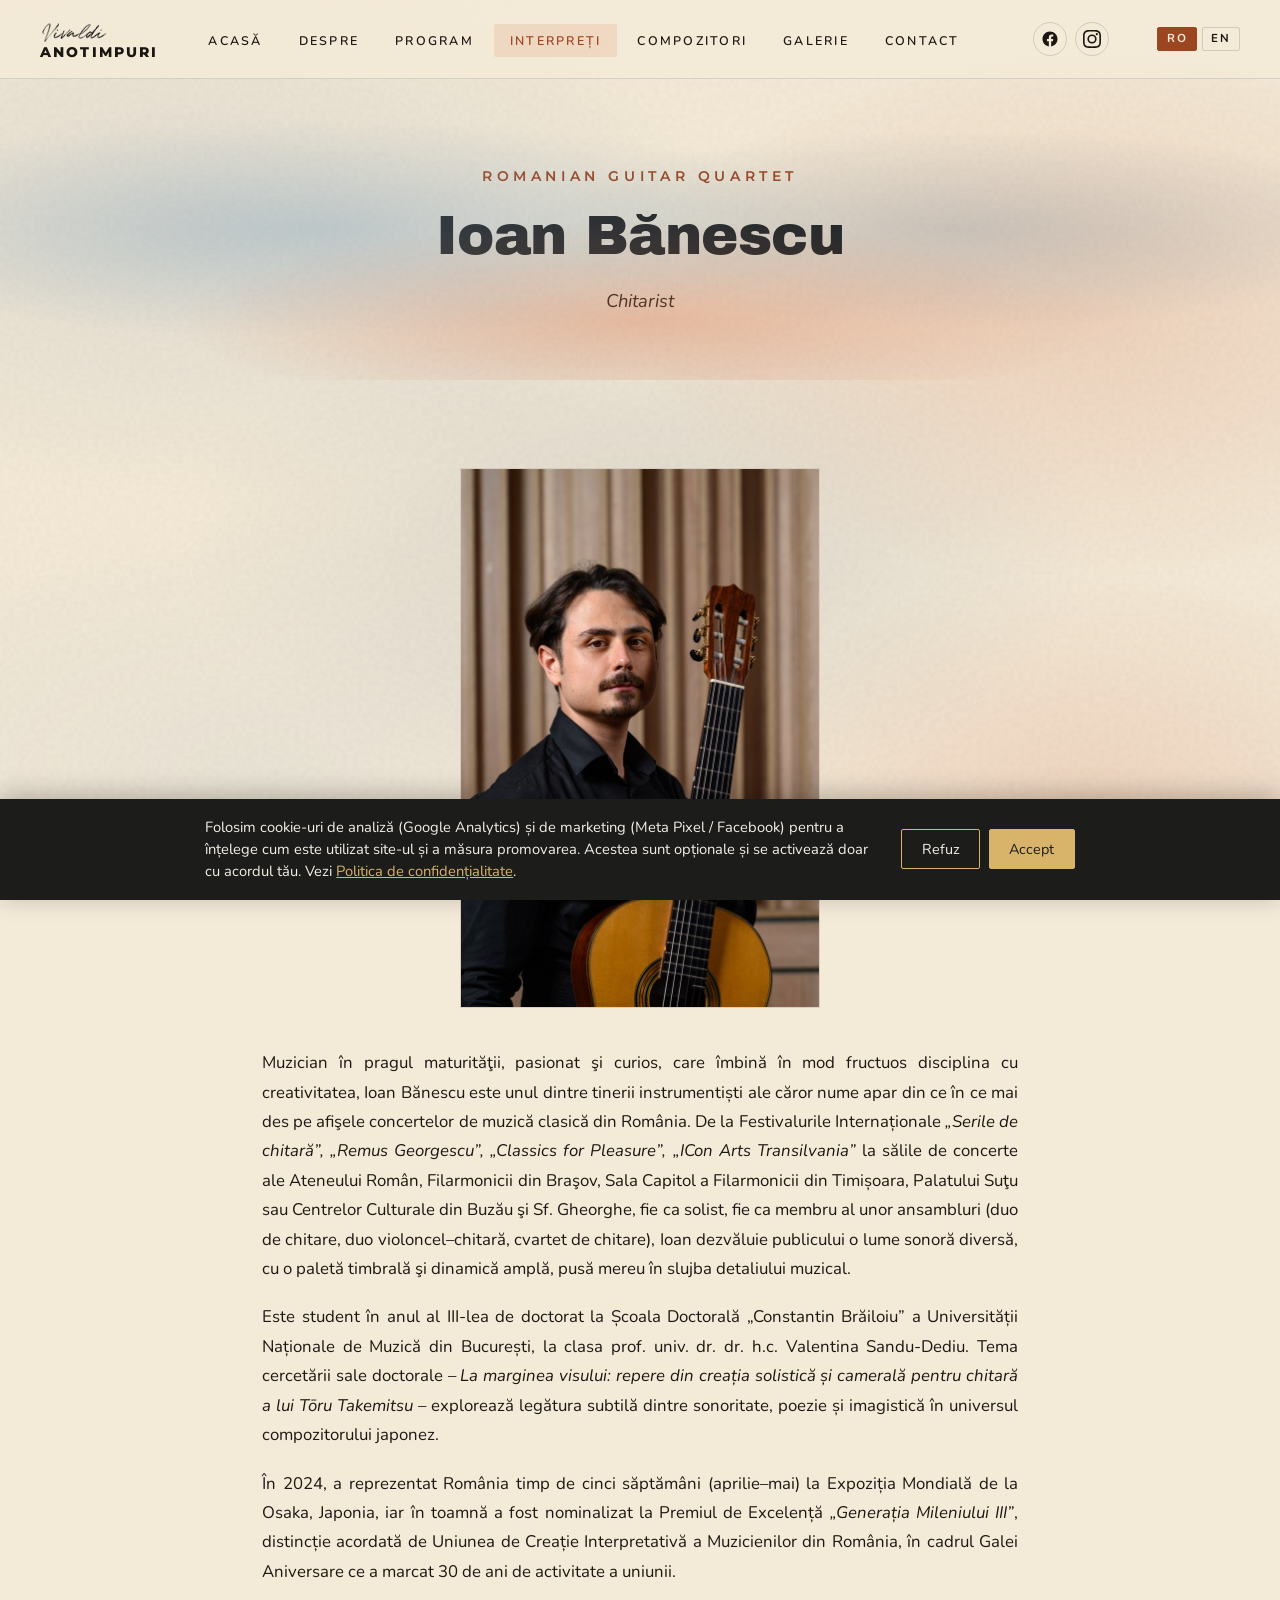
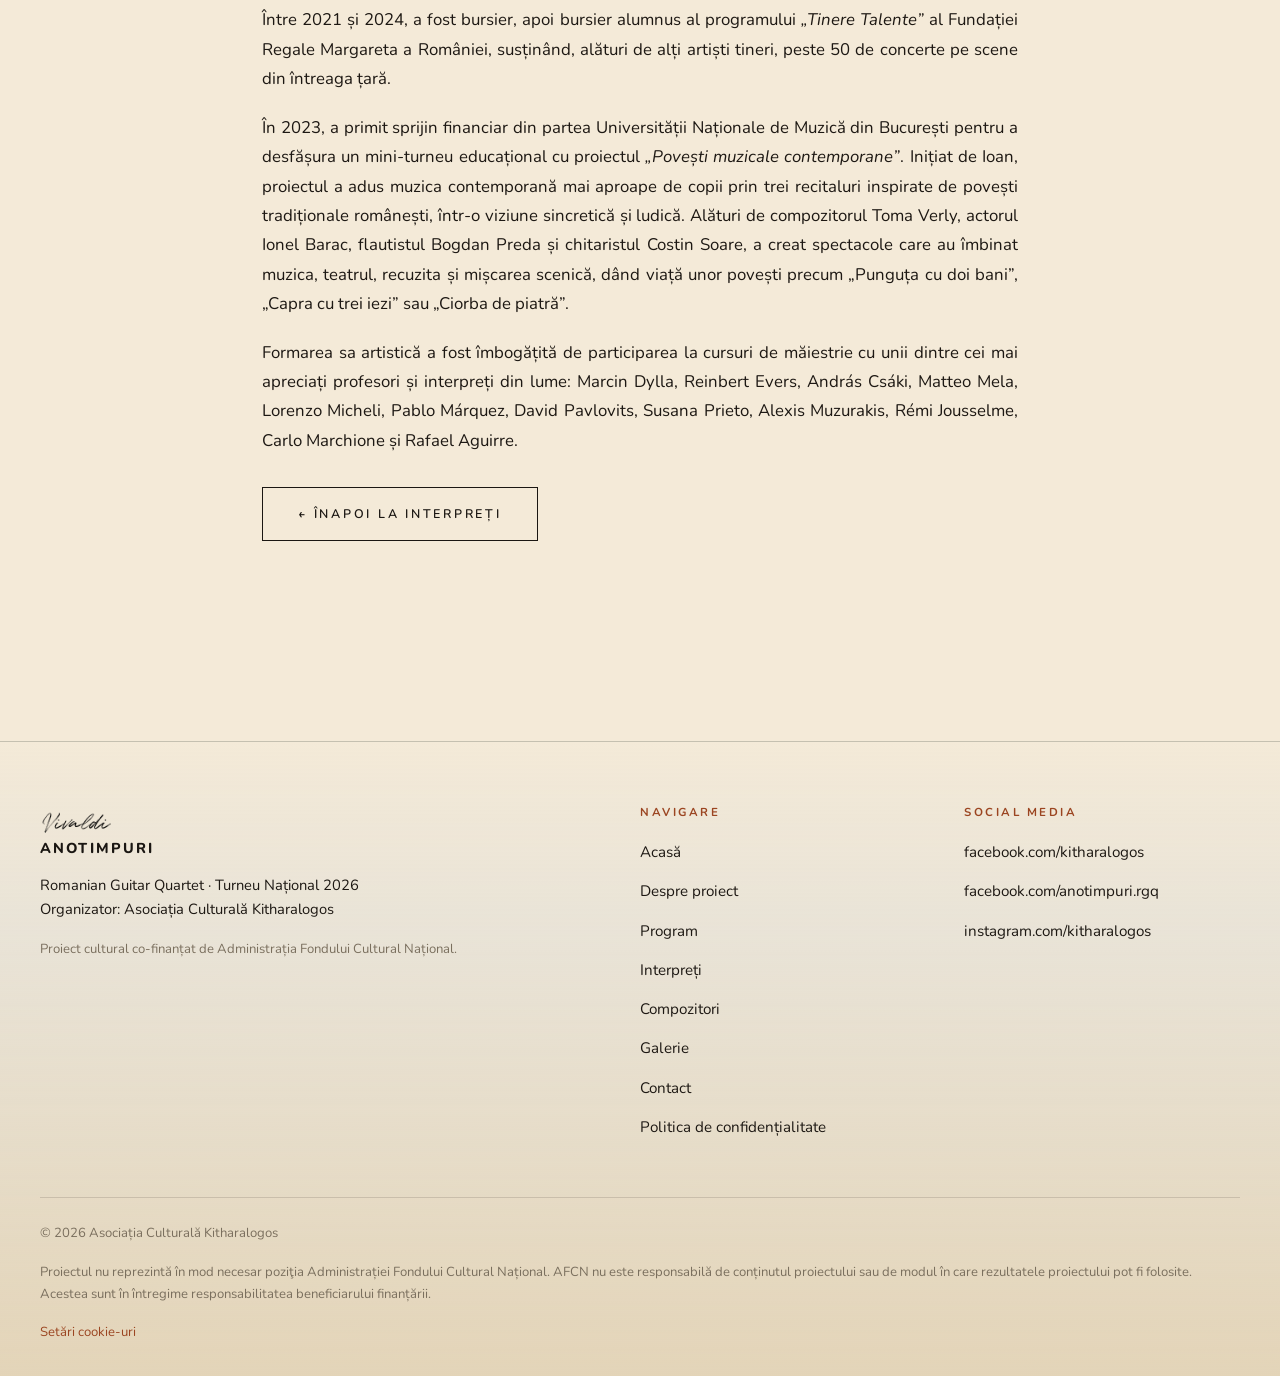
<file: ioan-banescu.html>
<!DOCTYPE html>
<html lang="ro">
<head>
  <meta charset="UTF-8">
  <meta name="viewport" content="width=device-width, initial-scale=1.0">
  <title>Ioan Bănescu — ANOTIMPURI / Vivaldi</title>
  <meta name="description" content="Ioan Bănescu — chitarist al Romanian Guitar Quartet, în turneul Anotimpuri / Vivaldi.">
  <link rel="stylesheet" href="css/styles.css">
</head>
<body>

  <!-- HEADER -->
  <header class="site-header">
    <div class="header-inner">
      <a href="index.html" class="site-logo">
        <span class="script-mark">Vivaldi</span>
        Anotimpuri
      </a>
      <nav class="site-nav" id="main-nav">
        <ul>
          <li><a href="index.html">Acasă</a></li>
          <li><a href="about.html">Despre</a></li>
          <li><a href="index.html#concerte">Program</a></li>
          <li><a href="index.html#interpreti" class="active">Interpreți</a></li>
          <li><a href="index.html#compozitori">Compozitori</a></li>
          <li><a href="galerie.html">Galerie</a></li>
          <li><a href="contact.html">Contact</a></li>
        </ul>
      </nav>
      <div class="header-social">
        <a href="https://www.facebook.com/anotimpuri.rgq" target="_blank" rel="noopener" aria-label="Facebook Anotimpuri">
          <svg viewBox="0 0 24 24" width="18" height="18" fill="currentColor" aria-hidden="true">
            <path d="M22 12c0-5.523-4.477-10-10-10S2 6.477 2 12c0 4.991 3.657 9.128 8.438 9.879V14.89h-2.54V12h2.54V9.797c0-2.506 1.492-3.89 3.777-3.89 1.094 0 2.238.195 2.238.195v2.46h-1.261c-1.243 0-1.63.771-1.63 1.562V12h2.773l-.443 2.89h-2.33v6.989C18.343 21.128 22 16.991 22 12z"/>
          </svg>
        </a>
        <a href="https://www.instagram.com/kitharalogos/" target="_blank" rel="noopener" aria-label="Instagram Kitharalogos">
          <svg viewBox="0 0 24 24" width="18" height="18" fill="currentColor" aria-hidden="true">
            <path d="M12 2.163c3.204 0 3.584.012 4.85.07 1.366.062 2.633.336 3.608 1.311.975.975 1.249 2.242 1.311 3.608.058 1.266.07 1.646.07 4.85s-.012 3.584-.07 4.85c-.062 1.366-.336 2.633-1.311 3.608-.975.975-2.242 1.249-3.608 1.311-1.266.058-1.646.07-4.85.07s-3.584-.012-4.85-.07c-1.366-.062-2.633-.336-3.608-1.311-.975-.975-1.249-2.242-1.311-3.608-.058-1.266-.07-1.646-.07-4.85s.012-3.584.07-4.85c.062-1.366.336-2.633 1.311-3.608.975-.975 2.242-1.249 3.608-1.311 1.266-.058 1.646-.07 4.85-.07M12 0C8.741 0 8.332.014 7.052.072 5.197.157 3.355.673 2.014 2.014.673 3.355.157 5.197.072 7.052.014 8.332 0 8.741 0 12s.014 3.668.072 4.948c.085 1.855.601 3.697 1.942 5.038 1.341 1.341 3.183 1.857 5.038 1.942C8.332 23.986 8.741 24 12 24s3.668-.014 4.948-.072c1.855-.085 3.697-.601 5.038-1.942 1.341-1.341 1.857-3.183 1.942-5.038.058-1.28.072-1.689.072-4.948s-.014-3.668-.072-4.948c-.085-1.855-.601-3.697-1.942-5.038C20.645.673 18.803.157 16.948.072 15.668.014 15.259 0 12 0zm0 5.838a6.162 6.162 0 100 12.324 6.162 6.162 0 000-12.324zM12 16a4 4 0 110-8 4 4 0 010 8zm6.406-11.845a1.44 1.44 0 100 2.881 1.44 1.44 0 000-2.881z"/>
          </svg>
        </a>
      </div>
      <div class="lang-switch" role="group" aria-label="Language / Limbă">
        <button type="button" class="lang-btn active" data-lang="ro" aria-pressed="true">RO</button>
        <button type="button" class="lang-btn" data-lang="en" aria-pressed="false">EN</button>
      </div>
      <button class="hamburger" id="hamburger" aria-label="Deschide meniul">
        <span></span><span></span><span></span>
      </button>
    </div>
  </header>

  <main>

    <!-- PAGE HERO -->
    <section class="page-hero">
      <div class="container container--narrow">
        <span class="eyebrow">Romanian Guitar Quartet</span>
        <h1>Ioan Bănescu</h1>
        <p class="subtitle">Chitarist</p>
      </div>
    </section>

    <!-- PROFILE -->
    <section class="section">
      <div class="container container--narrow">
        <div class="profile-layout reveal">
          <figure class="profile-photo">
            <img src="images/ioan-banescu2.jpg" alt="Ioan Bănescu" loading="lazy"
                 onerror="this.style.display='none'; this.nextElementSibling.style.display='flex';">
            <div class="profile-photo-placeholder" style="display:none;">
              <span>Foto</span>
            </div>
          </figure>
          <div class="profile-bio">
          <p>Muzician în pragul maturităţii, pasionat şi curios, care îmbină în mod fructuos disciplina cu creativitatea, Ioan Bănescu este unul dintre tinerii instrumentiști ale căror nume apar din ce în ce mai des pe afişele concertelor de muzică clasică din România. De la Festivalurile Internaționale <em>„Serile de chitară”, „Remus Georgescu”, „Classics for Pleasure”, „ICon Arts Transilvania”</em> la sălile de concerte ale Ateneului Român, Filarmonicii din Braşov, Sala Capitol a Filarmonicii din Timișoara, Palatului Suţu sau Centrelor Culturale din Buzău şi Sf. Gheorghe, fie ca solist, fie ca membru al unor ansambluri (duo de chitare, duo violoncel–chitară, cvartet de chitare), Ioan dezvăluie publicului o lume sonoră diversă, cu o paletă timbrală şi dinamică amplă, pusă mereu în slujba detaliului muzical.</p>
          <p>Este student în anul al III-lea de doctorat la Școala Doctorală „Constantin Brăiloiu” a Universității Naționale de Muzică din București, la clasa prof. univ. dr. dr. h.c. Valentina Sandu-Dediu. Tema cercetării sale doctorale – <em>La marginea visului: repere din creația solistică și camerală pentru chitară a lui Tōru Takemitsu</em> – explorează legătura subtilă dintre sonoritate, poezie și imagistică în universul compozitorului japonez.</p>
          <p>În 2024, a reprezentat România timp de cinci săptămâni (aprilie–mai) la Expoziția Mondială de la Osaka, Japonia, iar în toamnă a fost nominalizat la Premiul de Excelență <em>„Generația Mileniului III”</em>, distincție acordată de Uniunea de Creație Interpretativă a Muzicienilor din România, în cadrul Galei Aniversare ce a marcat 30 de ani de activitate a uniunii.</p>
          <p>Între 2021 și 2024, a fost bursier, apoi bursier alumnus al programului <em>„Tinere Talente”</em> al Fundației Regale Margareta a României, susținând, alături de alți artiști tineri, peste 50 de concerte pe scene din întreaga țară.</p>
          <p>În 2023, a primit sprijin financiar din partea Universității Naționale de Muzică din București pentru a desfășura un mini-turneu educațional cu proiectul <em>„Povești muzicale contemporane”</em>. Inițiat de Ioan, proiectul a adus muzica contemporană mai aproape de copii prin trei recitaluri inspirate de povești tradiționale românești, într-o viziune sincretică și ludică. Alături de compozitorul Toma Verly, actorul Ionel Barac, flautistul Bogdan Preda și chitaristul Costin Soare, a creat spectacole care au îmbinat muzica, teatrul, recuzita și mișcarea scenică, dând viață unor povești precum „Punguța cu doi bani”, „Capra cu trei iezi” sau „Ciorba de piatră”.</p>
          <p>Formarea sa artistică a fost îmbogățită de participarea la cursuri de măiestrie cu unii dintre cei mai apreciați profesori și interpreți din lume: Marcin Dylla, Reinbert Evers, András Csáki, Matteo Mela, Lorenzo Micheli, Pablo Márquez, David Pavlovits, Susana Prieto, Alexis Muzurakis, Rémi Jousselme, Carlo Marchione și Rafael Aguirre.</p>
        </div>

        <p class="back-link reveal">
          <a href="index.html#interpreti" class="btn">← Înapoi la interpreți</a>
        </p>
      </div>
    </section>

  </main>

  <!-- FOOTER -->
  <footer class="site-footer">
    <div class="footer-inner">
      <div class="footer-grid">
        <div class="footer-brand">
          <span class="logo">
            <span class="script-mark">Vivaldi</span>
            Anotimpuri
          </span>
          <p>
            Romanian Guitar Quartet · Turneu Național 2026<br>
            Organizator: Asociația Culturală Kitharalogos
          </p>
          <p style="font-size:0.82rem; margin-top:1rem; color:var(--warm-grey);">
            Proiect cultural co-finanțat de Administrația Fondului Cultural Național.
          </p>
        </div>
        <div class="footer-col">
          <h4>Navigare</h4>
          <ul>
            <li><a href="index.html">Acasă</a></li>
            <li><a href="about.html">Despre proiect</a></li>
            <li><a href="index.html#concerte">Program</a></li>
            <li><a href="index.html#interpreti">Interpreți</a></li>
            <li><a href="index.html#compozitori">Compozitori</a></li>
            <li><a href="galerie.html">Galerie</a></li>
            <li><a href="contact.html">Contact</a></li>
            <li><a href="confidentialitate.html">Politica de confidențialitate</a></li>
          </ul>
        </div>
        <div class="footer-col">
          <h4>Social media</h4>
          <ul>
            <li><a href="https://www.facebook.com/kitharalogos" target="_blank" rel="noopener">facebook.com/kitharalogos</a></li>
            <li><a href="https://www.facebook.com/anotimpuri.rgq" target="_blank" rel="noopener">facebook.com/anotimpuri.rgq</a></li>
            <li><a href="https://www.instagram.com/kitharalogos/" target="_blank" rel="noopener">instagram.com/kitharalogos</a></li>
          </ul>
        </div>
      </div>
      <div class="footer-bottom">
        <span>© 2026 Asociația Culturală Kitharalogos</span>
        <span>Proiectul nu reprezintă în mod necesar poziţia Administrației Fondului Cultural Național. AFCN nu este responsabilă de conținutul proiectului sau de modul în care rezultatele proiectului pot fi folosite. Acestea sunt în întregime responsabilitatea beneficiarului finanțării.</span>
      </div>
    </div>
  </footer>

  <script src="js/i18n.js" defer></script>
  <script src="js/main.js" defer></script>
</body>
</html>
</file>
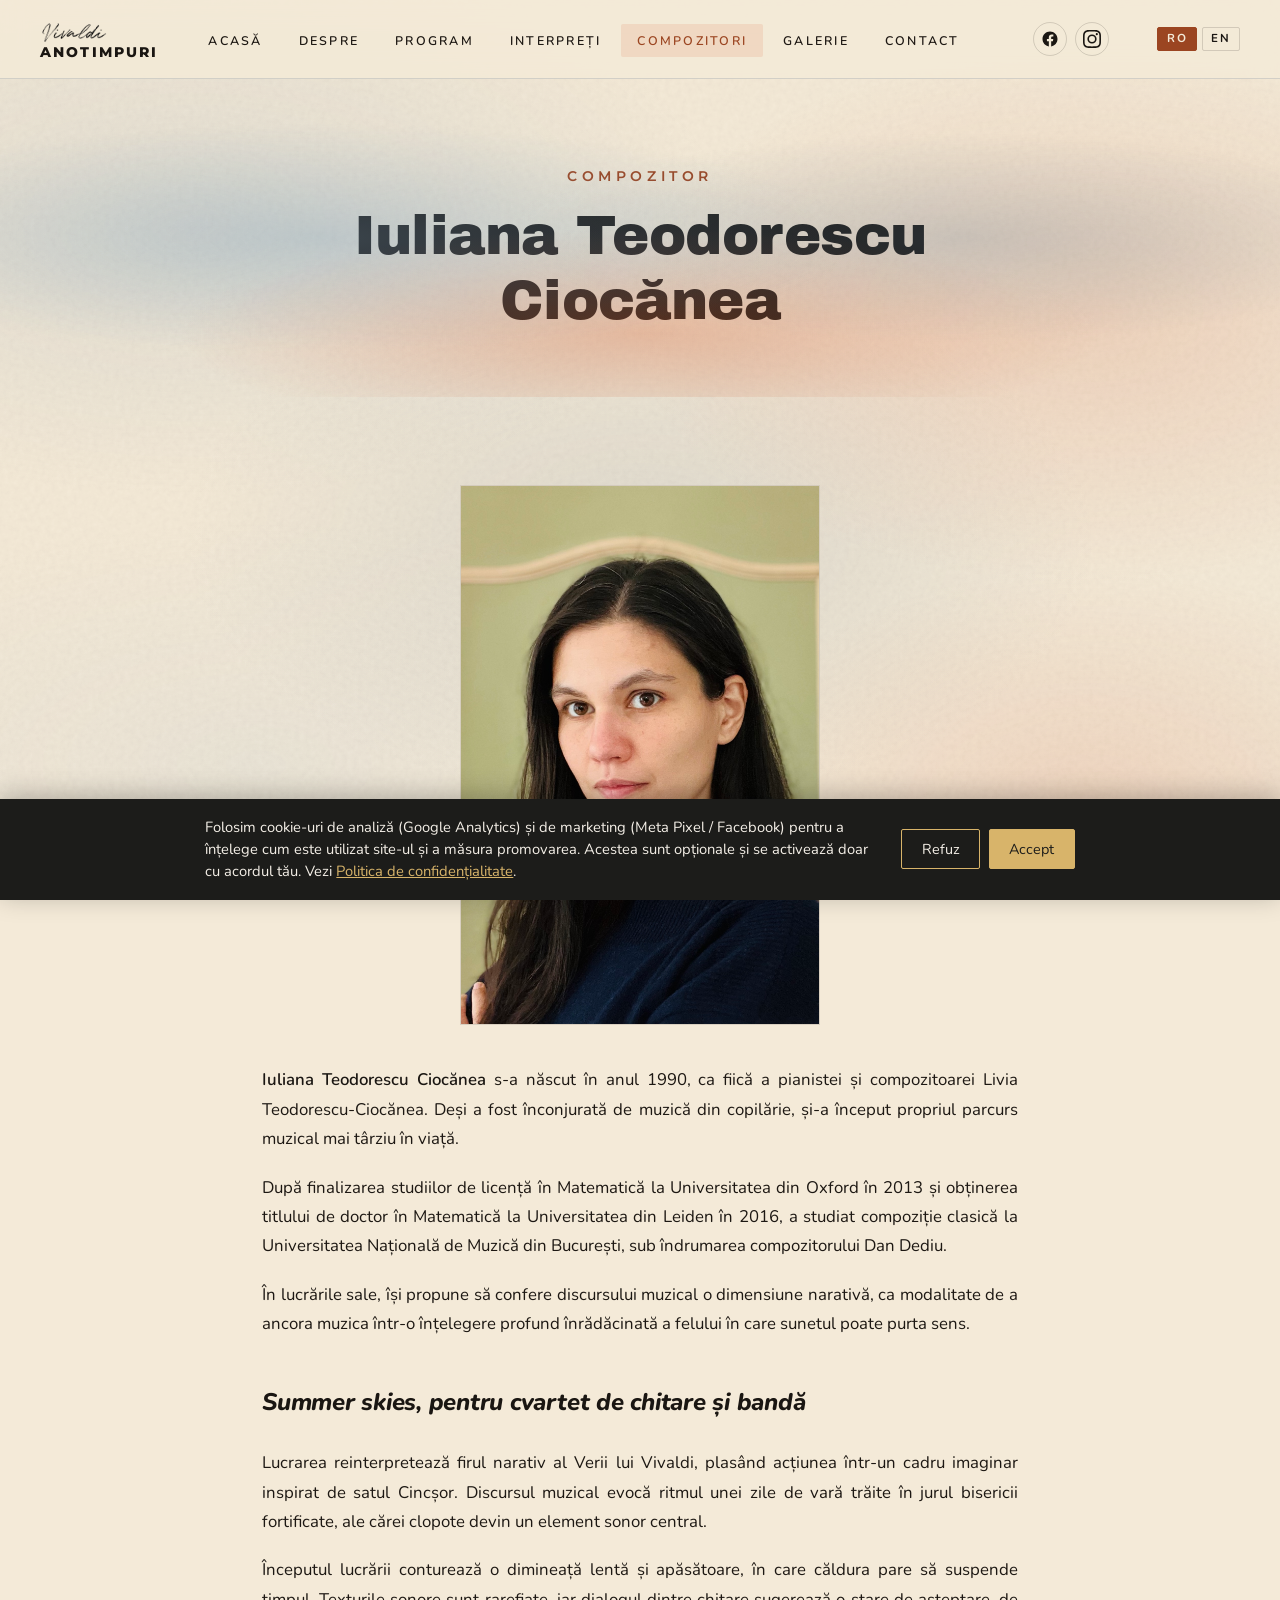
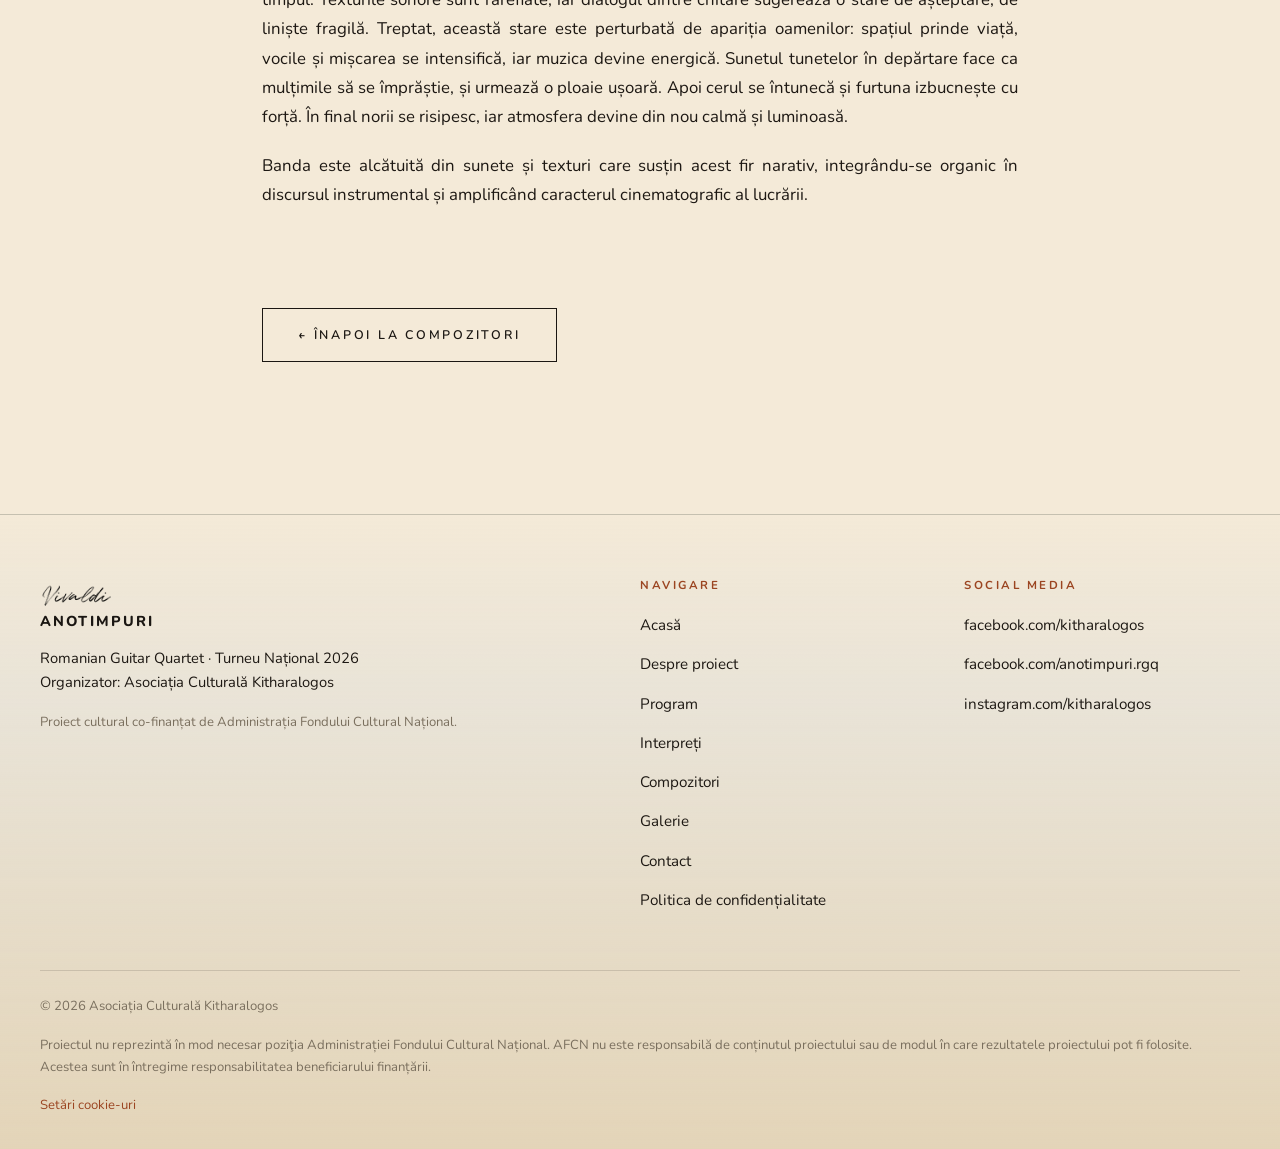
<file: iuliana-ciocanea.html>
<!DOCTYPE html>
<html lang="ro">
<head>
  <meta charset="UTF-8">
  <meta name="viewport" content="width=device-width, initial-scale=1.0">
  <title>Iuliana Teodorescu Ciocănea — ANOTIMPURI / Vivaldi</title>
  <meta name="description" content="Iuliana Teodorescu Ciocănea — compozitor în cadrul proiectului Anotimpuri / Vivaldi.">
  <link rel="stylesheet" href="css/styles.css">
</head>
<body>

  <!-- HEADER -->
  <header class="site-header">
    <div class="header-inner">
      <a href="index.html" class="site-logo">
        <span class="script-mark">Vivaldi</span>
        Anotimpuri
      </a>
      <nav class="site-nav" id="main-nav">
        <ul>
          <li><a href="index.html">Acasă</a></li>
          <li><a href="about.html">Despre</a></li>
          <li><a href="index.html#concerte">Program</a></li>
          <li><a href="index.html#interpreti">Interpreți</a></li>
          <li><a href="index.html#compozitori" class="active">Compozitori</a></li>
          <li><a href="galerie.html">Galerie</a></li>
          <li><a href="contact.html">Contact</a></li>
        </ul>
      </nav>
      <div class="header-social">
        <a href="https://www.facebook.com/anotimpuri.rgq" target="_blank" rel="noopener" aria-label="Facebook Anotimpuri">
          <svg viewBox="0 0 24 24" width="18" height="18" fill="currentColor" aria-hidden="true">
            <path d="M22 12c0-5.523-4.477-10-10-10S2 6.477 2 12c0 4.991 3.657 9.128 8.438 9.879V14.89h-2.54V12h2.54V9.797c0-2.506 1.492-3.89 3.777-3.89 1.094 0 2.238.195 2.238.195v2.46h-1.261c-1.243 0-1.63.771-1.63 1.562V12h2.773l-.443 2.89h-2.33v6.989C18.343 21.128 22 16.991 22 12z"/>
          </svg>
        </a>
        <a href="https://www.instagram.com/kitharalogos/" target="_blank" rel="noopener" aria-label="Instagram Kitharalogos">
          <svg viewBox="0 0 24 24" width="18" height="18" fill="currentColor" aria-hidden="true">
            <path d="M12 2.163c3.204 0 3.584.012 4.85.07 1.366.062 2.633.336 3.608 1.311.975.975 1.249 2.242 1.311 3.608.058 1.266.07 1.646.07 4.85s-.012 3.584-.07 4.85c-.062 1.366-.336 2.633-1.311 3.608-.975.975-2.242 1.249-3.608 1.311-1.266.058-1.646.07-4.85.07s-3.584-.012-4.85-.07c-1.366-.062-2.633-.336-3.608-1.311-.975-.975-1.249-2.242-1.311-3.608-.058-1.266-.07-1.646-.07-4.85s.012-3.584.07-4.85c.062-1.366.336-2.633 1.311-3.608.975-.975 2.242-1.249 3.608-1.311 1.266-.058 1.646-.07 4.85-.07M12 0C8.741 0 8.332.014 7.052.072 5.197.157 3.355.673 2.014 2.014.673 3.355.157 5.197.072 7.052.014 8.332 0 8.741 0 12s.014 3.668.072 4.948c.085 1.855.601 3.697 1.942 5.038 1.341 1.341 3.183 1.857 5.038 1.942C8.332 23.986 8.741 24 12 24s3.668-.014 4.948-.072c1.855-.085 3.697-.601 5.038-1.942 1.341-1.341 1.857-3.183 1.942-5.038.058-1.28.072-1.689.072-4.948s-.014-3.668-.072-4.948c-.085-1.855-.601-3.697-1.942-5.038C20.645.673 18.803.157 16.948.072 15.668.014 15.259 0 12 0zm0 5.838a6.162 6.162 0 100 12.324 6.162 6.162 0 000-12.324zM12 16a4 4 0 110-8 4 4 0 010 8zm6.406-11.845a1.44 1.44 0 100 2.881 1.44 1.44 0 000-2.881z"/>
          </svg>
        </a>
      </div>
      <div class="lang-switch" role="group" aria-label="Language / Limbă">
        <button type="button" class="lang-btn active" data-lang="ro" aria-pressed="true">RO</button>
        <button type="button" class="lang-btn" data-lang="en" aria-pressed="false">EN</button>
      </div>
      <button class="hamburger" id="hamburger" aria-label="Deschide meniul">
        <span></span><span></span><span></span>
      </button>
    </div>
  </header>

  <main>

    <!-- PAGE HERO -->
    <section class="page-hero">
      <div class="container container--narrow">
        <span class="eyebrow">Compozitor</span>
        <h1>Iuliana Teodorescu Ciocănea</h1>
      </div>
    </section>

    <!-- PROFILE -->
    <section class="section">
      <div class="container container--narrow">
        <div class="profile-layout reveal">
          <figure class="profile-photo">
            <img src="images/iuliana-ciocanea.jpg" alt="Iuliana Teodorescu Ciocănea" loading="lazy"
                 onerror="this.style.display='none'; this.nextElementSibling.style.display='flex';">
            <div class="profile-photo-placeholder" style="display:none;">
              <span>Foto</span>
            </div>
          </figure>
          <div class="profile-bio">
            <p>
              <strong>Iuliana Teodorescu Ciocănea</strong> s-a născut în anul 1990, ca fiică a pianistei și compozitoarei
              Livia Teodorescu-Ciocănea. Deși a fost înconjurată de muzică din copilărie, și-a început propriul parcurs muzical
              mai târziu în viață.
            </p>
            <p>După finalizarea studiilor de licență în Matematică la Universitatea din Oxford în 2013 și
              obținerea titlului de doctor în Matematică la Universitatea din Leiden în 2016, a studiat compoziție clasică la
              Universitatea Națională de Muzică din București, sub îndrumarea compozitorului Dan Dediu.
            </p>
            <p>În lucrările sale, își propune
              să confere discursului muzical o dimensiune narativă, ca modalitate de a ancora muzica într-o înțelegere profund înrădăcinată
              a felului în care sunetul poate purta sens.
            </p>
            </p><br>
            <h3 class="profile-section-title"><i>Summer skies, pentru cvartet de chitare și bandă</i></h3><br>
            <p>
              Lucrarea reinterpretează firul narativ al Verii lui Vivaldi, plasând acțiunea într-un cadru imaginar inspirat de
              satul Cincșor. Discursul muzical evocă ritmul unei zile de vară trăite în jurul bisericii fortificate, ale cărei clopote
              devin un element sonor central.
            </p>
            <p>Începutul lucrării conturează o dimineață lentă și apăsătoare, în care căldura pare să
              suspende timpul. Texturile sonore sunt rarefiate, iar dialogul dintre chitare sugerează o stare de așteptare, de liniște
              fragilă. Treptat, această stare este perturbată de apariția oamenilor: spațiul prinde viață, vocile și mișcarea se
              intensifică, iar muzica devine energică. Sunetul tunetelor în depărtare face ca mulțimile să se împrăștie, și urmează o
              ploaie ușoară. Apoi cerul se întunecă și furtuna izbucnește cu forță. În final norii se risipesc, iar atmosfera devine din
              nou calmă și luminoasă.
            </p>
            <p> Banda este alcătuită din sunete și texturi care susțin acest fir narativ, integrându-se organic în
              discursul instrumental și amplificând caracterul cinematografic al lucrării.
            </p><br>

          </div>
        </div>

        <p class="back-link reveal">
          <a href="index.html#compozitori" class="btn">← Înapoi la compozitori</a>
        </p>
      </div>
    </section>

  </main>

  <!-- FOOTER -->
  <footer class="site-footer">
    <div class="footer-inner">
      <div class="footer-grid">
        <div class="footer-brand">
          <span class="logo">
            <span class="script-mark">Vivaldi</span>
            Anotimpuri
          </span>
          <p>
            Romanian Guitar Quartet · Turneu Național 2026<br>
            Organizator: Asociația Culturală Kitharalogos
          </p>
          <p style="font-size:0.82rem; margin-top:1rem; color:var(--warm-grey);">
            Proiect cultural co-finanțat de Administrația Fondului Cultural Național.
          </p>
        </div>
        <div class="footer-col">
          <h4>Navigare</h4>
          <ul>
            <li><a href="index.html">Acasă</a></li>
            <li><a href="about.html">Despre proiect</a></li>
            <li><a href="index.html#concerte">Program</a></li>
            <li><a href="index.html#interpreti">Interpreți</a></li>
            <li><a href="index.html#compozitori">Compozitori</a></li>
            <li><a href="galerie.html">Galerie</a></li>
            <li><a href="contact.html">Contact</a></li>
            <li><a href="confidentialitate.html">Politica de confidențialitate</a></li>
          </ul>
        </div>
        <div class="footer-col">
          <h4>Social media</h4>
          <ul>
            <li><a href="https://www.facebook.com/kitharalogos" target="_blank" rel="noopener">facebook.com/kitharalogos</a></li>
            <li><a href="https://www.facebook.com/anotimpuri.rgq" target="_blank" rel="noopener">facebook.com/anotimpuri.rgq</a></li>
            <li><a href="https://www.instagram.com/kitharalogos/" target="_blank" rel="noopener">instagram.com/kitharalogos</a></li>
          </ul>
        </div>
      </div>
      <div class="footer-bottom">
        <span>© 2026 Asociația Culturală Kitharalogos</span>
        <span>Proiectul nu reprezintă în mod necesar poziţia Administrației Fondului Cultural Național. AFCN nu este responsabilă de conținutul proiectului sau de modul în care rezultatele proiectului pot fi folosite. Acestea sunt în întregime responsabilitatea beneficiarului finanțării.</span>
      </div>
    </div>
  </footer>

  <script src="js/i18n.js" defer></script>
  <script src="js/main.js" defer></script>
</body>
</html>
</file>
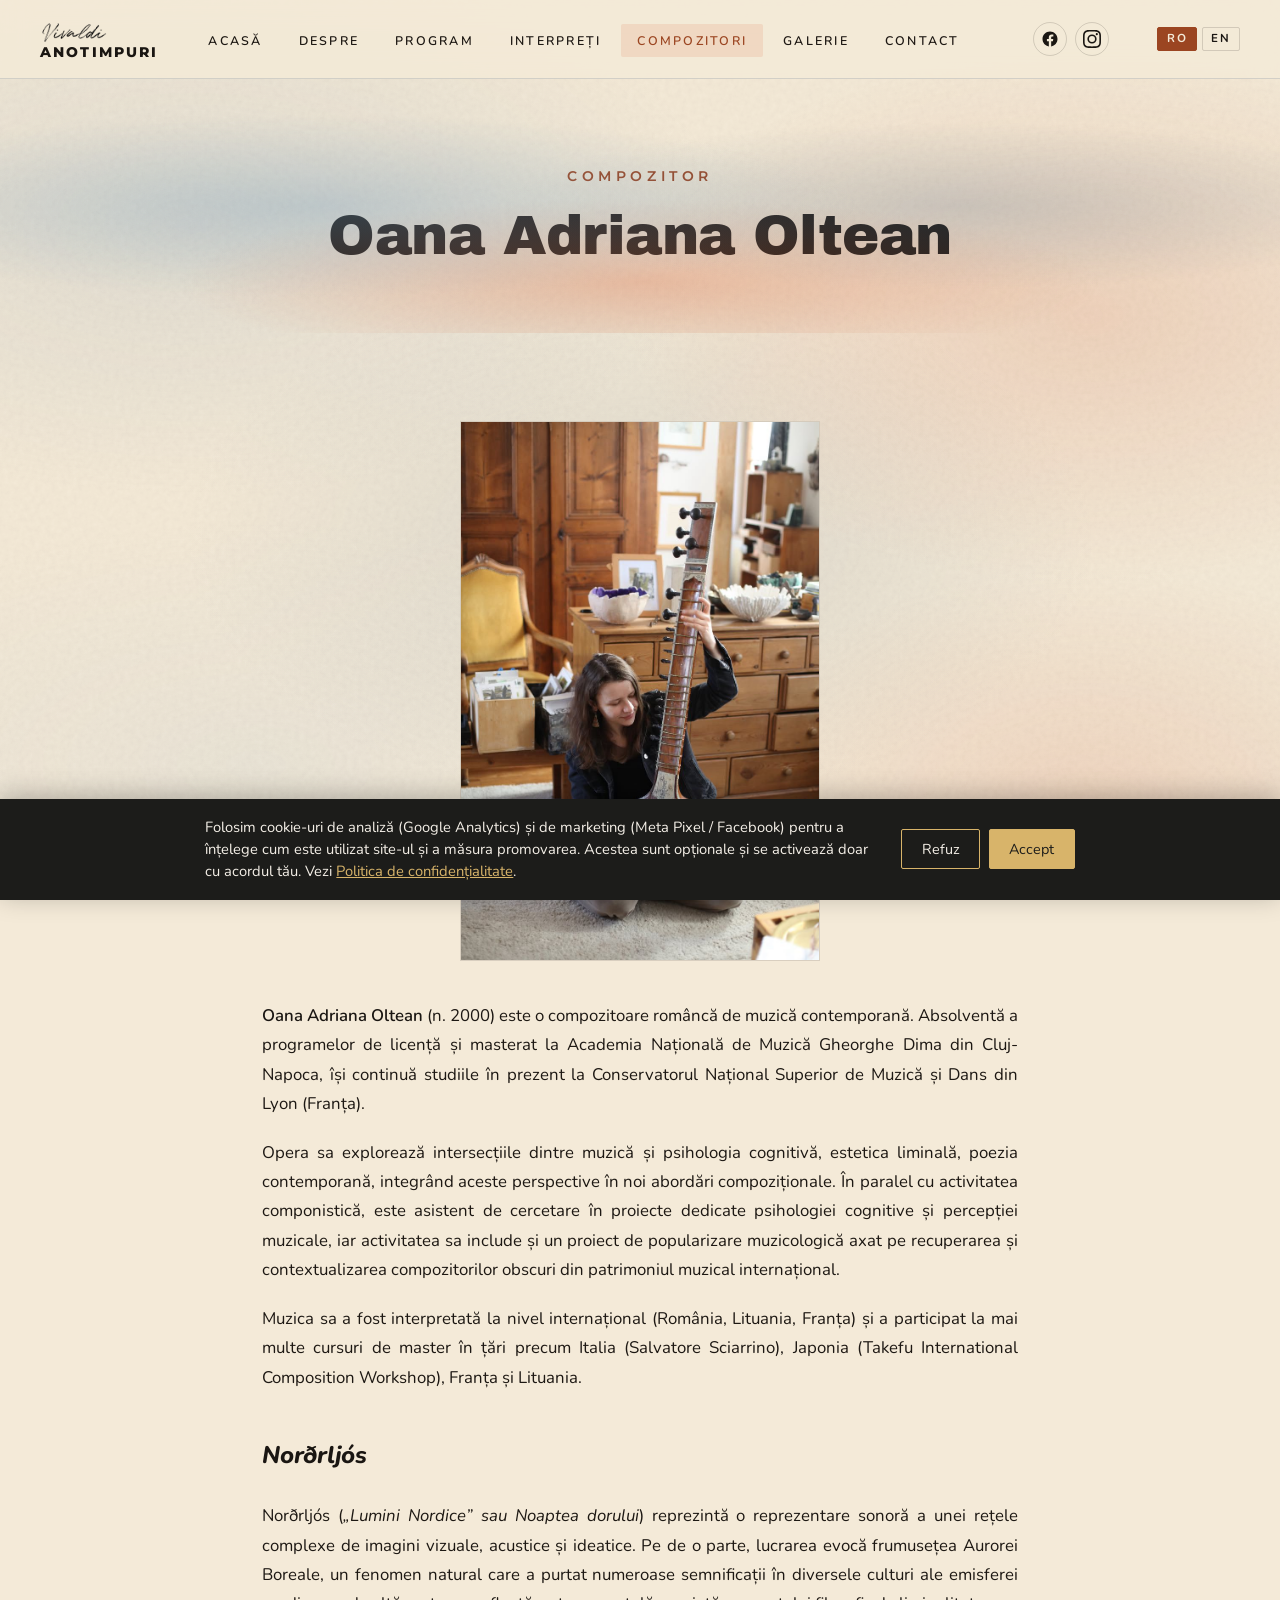
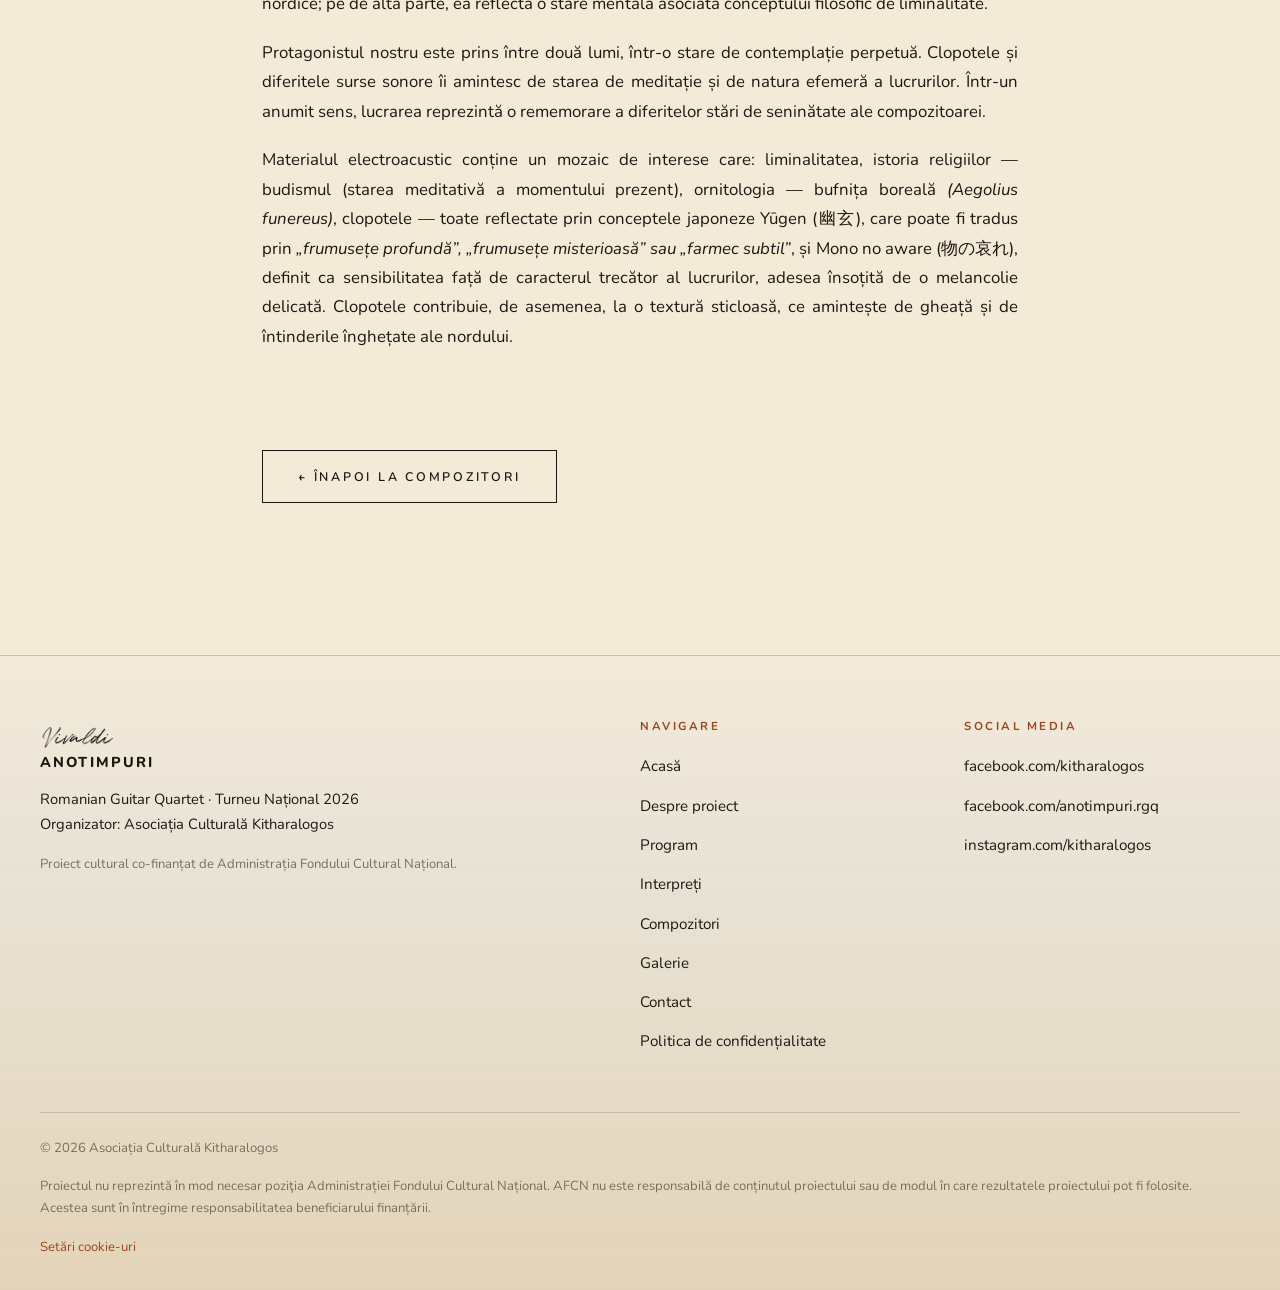
<file: oana-oltean.html>
<!DOCTYPE html>
<html lang="ro">
<head>
  <meta charset="UTF-8">
  <meta name="viewport" content="width=device-width, initial-scale=1.0">
  <title>Oana Adriana Oltean — ANOTIMPURI / Vivaldi</title>
  <meta name="description" content="Oana Adriana Oltean — compozitor în cadrul proiectului Anotimpuri / Vivaldi.">
  <link rel="stylesheet" href="css/styles.css">
</head>
<body>

  <!-- HEADER -->
  <header class="site-header">
    <div class="header-inner">
      <a href="index.html" class="site-logo">
        <span class="script-mark">Vivaldi</span>
        Anotimpuri
      </a>
      <nav class="site-nav" id="main-nav">
        <ul>
          <li><a href="index.html">Acasă</a></li>
          <li><a href="about.html">Despre</a></li>
          <li><a href="index.html#concerte">Program</a></li>
          <li><a href="index.html#interpreti">Interpreți</a></li>
          <li><a href="index.html#compozitori" class="active">Compozitori</a></li>
          <li><a href="galerie.html">Galerie</a></li>
          <li><a href="contact.html">Contact</a></li>
        </ul>
      </nav>
      <div class="header-social">
        <a href="https://www.facebook.com/anotimpuri.rgq" target="_blank" rel="noopener" aria-label="Facebook Anotimpuri">
          <svg viewBox="0 0 24 24" width="18" height="18" fill="currentColor" aria-hidden="true">
            <path d="M22 12c0-5.523-4.477-10-10-10S2 6.477 2 12c0 4.991 3.657 9.128 8.438 9.879V14.89h-2.54V12h2.54V9.797c0-2.506 1.492-3.89 3.777-3.89 1.094 0 2.238.195 2.238.195v2.46h-1.261c-1.243 0-1.63.771-1.63 1.562V12h2.773l-.443 2.89h-2.33v6.989C18.343 21.128 22 16.991 22 12z"/>
          </svg>
        </a>
        <a href="https://www.instagram.com/kitharalogos/" target="_blank" rel="noopener" aria-label="Instagram Kitharalogos">
          <svg viewBox="0 0 24 24" width="18" height="18" fill="currentColor" aria-hidden="true">
            <path d="M12 2.163c3.204 0 3.584.012 4.85.07 1.366.062 2.633.336 3.608 1.311.975.975 1.249 2.242 1.311 3.608.058 1.266.07 1.646.07 4.85s-.012 3.584-.07 4.85c-.062 1.366-.336 2.633-1.311 3.608-.975.975-2.242 1.249-3.608 1.311-1.266.058-1.646.07-4.85.07s-3.584-.012-4.85-.07c-1.366-.062-2.633-.336-3.608-1.311-.975-.975-1.249-2.242-1.311-3.608-.058-1.266-.07-1.646-.07-4.85s.012-3.584.07-4.85c.062-1.366.336-2.633 1.311-3.608.975-.975 2.242-1.249 3.608-1.311 1.266-.058 1.646-.07 4.85-.07M12 0C8.741 0 8.332.014 7.052.072 5.197.157 3.355.673 2.014 2.014.673 3.355.157 5.197.072 7.052.014 8.332 0 8.741 0 12s.014 3.668.072 4.948c.085 1.855.601 3.697 1.942 5.038 1.341 1.341 3.183 1.857 5.038 1.942C8.332 23.986 8.741 24 12 24s3.668-.014 4.948-.072c1.855-.085 3.697-.601 5.038-1.942 1.341-1.341 1.857-3.183 1.942-5.038.058-1.28.072-1.689.072-4.948s-.014-3.668-.072-4.948c-.085-1.855-.601-3.697-1.942-5.038C20.645.673 18.803.157 16.948.072 15.668.014 15.259 0 12 0zm0 5.838a6.162 6.162 0 100 12.324 6.162 6.162 0 000-12.324zM12 16a4 4 0 110-8 4 4 0 010 8zm6.406-11.845a1.44 1.44 0 100 2.881 1.44 1.44 0 000-2.881z"/>
          </svg>
        </a>
      </div>
      <div class="lang-switch" role="group" aria-label="Language / Limbă">
        <button type="button" class="lang-btn active" data-lang="ro" aria-pressed="true">RO</button>
        <button type="button" class="lang-btn" data-lang="en" aria-pressed="false">EN</button>
      </div>
      <button class="hamburger" id="hamburger" aria-label="Deschide meniul">
        <span></span><span></span><span></span>
      </button>
    </div>
  </header>

  <main>

    <!-- PAGE HERO -->
    <section class="page-hero">
      <div class="container container--narrow">
        <span class="eyebrow">Compozitor</span>
        <h1>Oana Adriana Oltean</h1>
      </div>
    </section>

    <!-- PROFILE -->
    <section class="section">
      <div class="container container--narrow">
        <div class="profile-layout reveal">
          <figure class="profile-photo">
            <img src="images/oana-oltean.jpg" alt="Oana Adriana Oltean" loading="lazy"
                 onerror="this.style.display='none'; this.nextElementSibling.style.display='flex';">
            <div class="profile-photo-placeholder" style="display:none;">
              <span>Foto</span>
            </div>
          </figure>
          <div class="profile-bio">
            <p>
              <strong>Oana Adriana Oltean</strong> (n. 2000) este o compozitoare româncă de muzică contemporană.
              Absolventă a programelor de licență și masterat la Academia Națională de Muzică Gheorghe Dima din Cluj-Napoca, își
              continuă studiile în prezent la Conservatorul Național Superior de Muzică și Dans din Lyon (Franța).
            </p>
            <p>
              Opera sa explorează intersecțiile dintre muzică și psihologia cognitivă, estetica liminală, poezia contemporană,
              integrând aceste perspective în noi abordări compoziționale. În paralel cu activitatea componistică, este asistent de
              cercetare în proiecte dedicate psihologiei cognitive și percepției muzicale, iar activitatea sa include și un proiect de
              popularizare muzicologică axat pe recuperarea și contextualizarea compozitorilor obscuri din patrimoniul muzical internațional.
            </p>
            <p>
              Muzica sa a fost interpretată la nivel internațional (România, Lituania, Franța) și a participat la mai multe cursuri de master în țări
              precum Italia (Salvatore Sciarrino), Japonia (Takefu International Composition Workshop), Franța și Lituania.
            </p><br>
            <h3 class="profile-section-title"><i>Norðrljós</i></h3><br>
            <p>
              Norðrljós (<em>„Lumini Nordice” sau Noaptea dorului</em>) reprezintă o reprezentare sonoră a unei rețele complexe de imagini
              vizuale, acustice și ideatice. Pe de o parte, lucrarea evocă frumusețea Aurorei Boreale, un fenomen
              natural care a purtat numeroase semnificații în diversele culturi ale emisferei nordice; pe de altă parte,
              ea reflectă o stare mentală asociată conceptului filosofic de liminalitate.
            </p>
            <p>
              Protagonistul nostru este prins între două lumi, într-o stare de contemplație perpetuă. Clopotele și diferitele
              surse sonore îi amintesc de starea de meditație și de natura efemeră a lucrurilor. Într-un anumit sens,
              lucrarea reprezintă o rememorare a diferitelor stări de seninătate ale compozitoarei.
            </p>
            <p>
              Materialul electroacustic conține un mozaic de interese care: liminalitatea, istoria religiilor
               — budismul (starea meditativă a momentului prezent), ornitologia — bufnița boreală
               <em>(Aegolius funereus)</em>, clopotele — toate reflectate prin conceptele japoneze Yūgen (幽玄),
               care poate fi tradus prin <em>„frumusețe profundă”, „frumusețe misterioasă” sau „farmec subtil”</em>,
               și Mono no aware (物の哀れ), definit ca sensibilitatea față de caracterul trecător al lucrurilor,
                adesea însoțită de o melancolie delicată. Clopotele contribuie, de asemenea, la o textură
                sticloasă, ce amintește de gheață și de întinderile înghețate ale nordului.
            </p><br>
          </div>
        </div>

        <p class="back-link reveal">
          <a href="index.html#compozitori" class="btn">← Înapoi la compozitori</a>
        </p>
      </div>
    </section>

  </main>

  <!-- FOOTER -->
  <footer class="site-footer">
    <div class="footer-inner">
      <div class="footer-grid">
        <div class="footer-brand">
          <span class="logo">
            <span class="script-mark">Vivaldi</span>
            Anotimpuri
          </span>
          <p>
            Romanian Guitar Quartet · Turneu Național 2026<br>
            Organizator: Asociația Culturală Kitharalogos
          </p>
          <p style="font-size:0.82rem; margin-top:1rem; color:var(--warm-grey);">
            Proiect cultural co-finanțat de Administrația Fondului Cultural Național.
          </p>
        </div>
        <div class="footer-col">
          <h4>Navigare</h4>
          <ul>
            <li><a href="index.html">Acasă</a></li>
            <li><a href="about.html">Despre proiect</a></li>
            <li><a href="index.html#concerte">Program</a></li>
            <li><a href="index.html#interpreti">Interpreți</a></li>
            <li><a href="index.html#compozitori">Compozitori</a></li>
            <li><a href="galerie.html">Galerie</a></li>
            <li><a href="contact.html">Contact</a></li>
            <li><a href="confidentialitate.html">Politica de confidențialitate</a></li>
          </ul>
        </div>
        <div class="footer-col">
          <h4>Social media</h4>
          <ul>
            <li><a href="https://www.facebook.com/kitharalogos" target="_blank" rel="noopener">facebook.com/kitharalogos</a></li>
            <li><a href="https://www.facebook.com/anotimpuri.rgq" target="_blank" rel="noopener">facebook.com/anotimpuri.rgq</a></li>
            <li><a href="https://www.instagram.com/kitharalogos/" target="_blank" rel="noopener">instagram.com/kitharalogos</a></li>
          </ul>
        </div>
      </div>
      <div class="footer-bottom">
        <span>© 2026 Asociația Culturală Kitharalogos</span>
        <span>Proiectul nu reprezintă în mod necesar poziţia Administrației Fondului Cultural Național. AFCN nu este responsabilă de conținutul proiectului sau de modul în care rezultatele proiectului pot fi folosite. Acestea sunt în întregime responsabilitatea beneficiarului finanțării.</span>
      </div>
    </div>
  </footer>

  <script src="js/i18n.js" defer></script>
  <script src="js/main.js" defer></script>
</body>
</html>
</file>
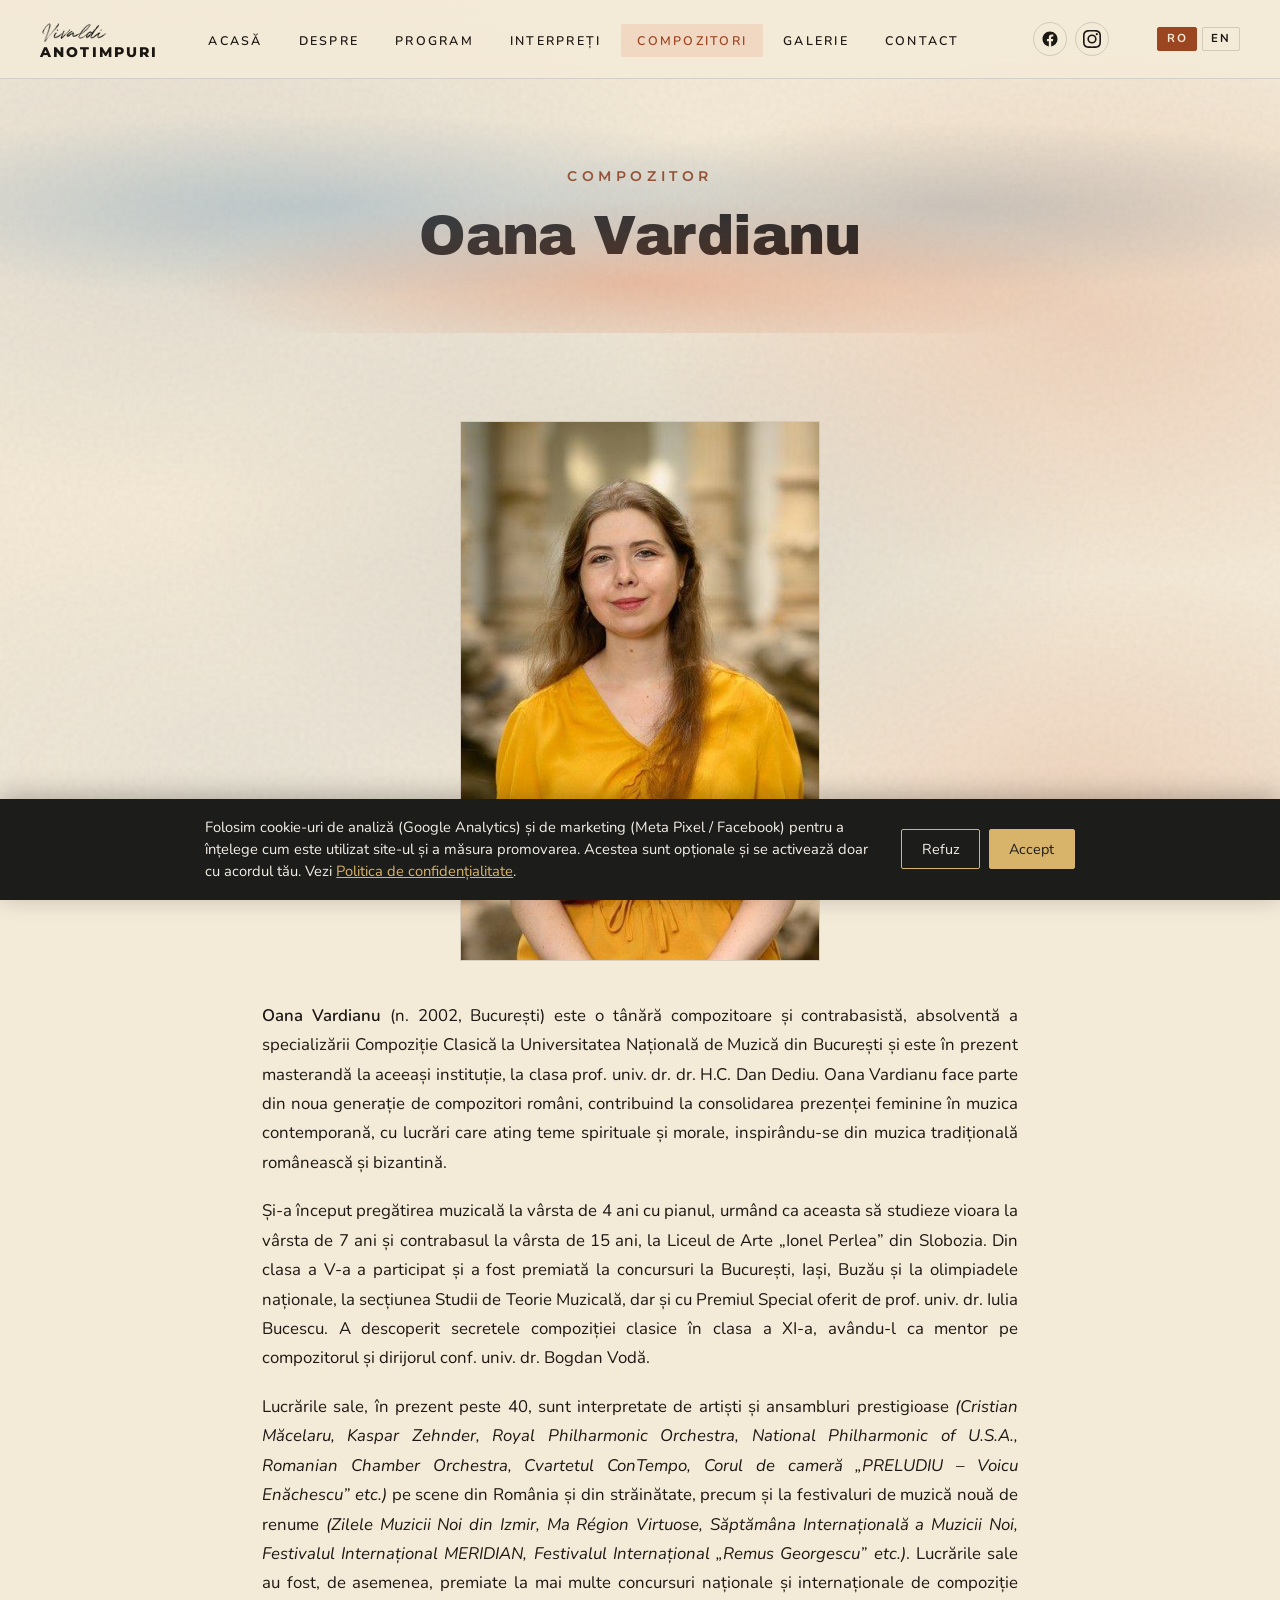
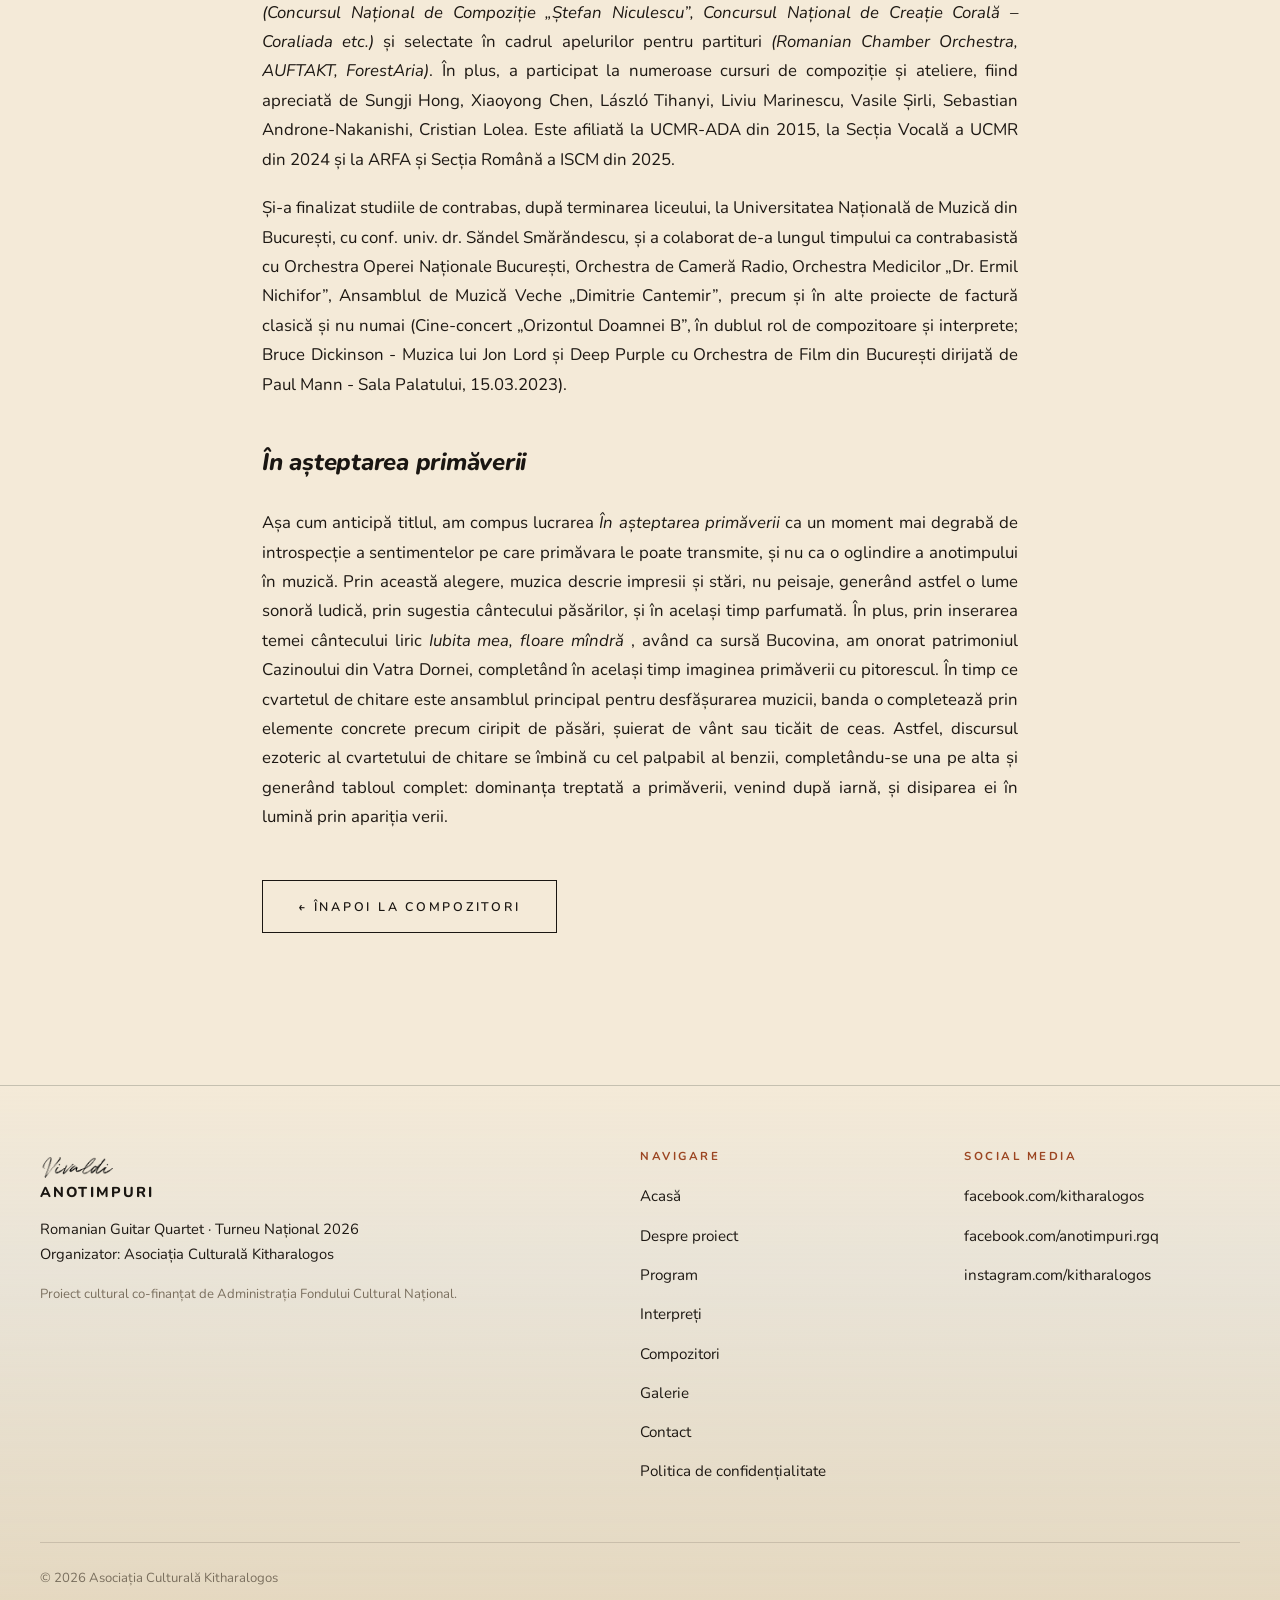
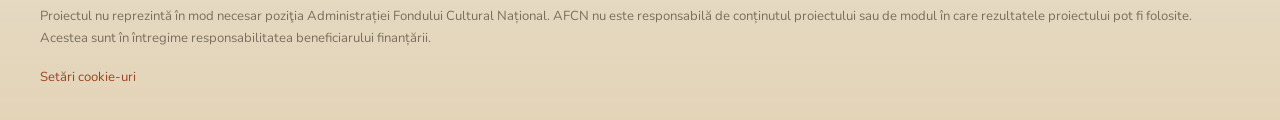
<file: oana-vardianu.html>
<!DOCTYPE html>
<html lang="ro">
<head>
  <meta charset="UTF-8">
  <meta name="viewport" content="width=device-width, initial-scale=1.0">
  <title>Oana Vardianu — ANOTIMPURI / Vivaldi</title>
  <meta name="description" content="Oana Vardianu — compozitor în cadrul proiectului Anotimpuri / Vivaldi.">
  <link rel="stylesheet" href="css/styles.css">
</head>
<body>

  <!-- HEADER -->
  <header class="site-header">
    <div class="header-inner">
      <a href="index.html" class="site-logo">
        <span class="script-mark">Vivaldi</span>
        Anotimpuri
      </a>
      <nav class="site-nav" id="main-nav">
        <ul>
          <li><a href="index.html">Acasă</a></li>
          <li><a href="about.html">Despre</a></li>
          <li><a href="index.html#concerte">Program</a></li>
          <li><a href="index.html#interpreti">Interpreți</a></li>
          <li><a href="index.html#compozitori" class="active">Compozitori</a></li>
          <li><a href="galerie.html">Galerie</a></li>
          <li><a href="contact.html">Contact</a></li>
        </ul>
      </nav>
      <div class="header-social">
        <a href="https://www.facebook.com/anotimpuri.rgq" target="_blank" rel="noopener" aria-label="Facebook Anotimpuri">
          <svg viewBox="0 0 24 24" width="18" height="18" fill="currentColor" aria-hidden="true">
            <path d="M22 12c0-5.523-4.477-10-10-10S2 6.477 2 12c0 4.991 3.657 9.128 8.438 9.879V14.89h-2.54V12h2.54V9.797c0-2.506 1.492-3.89 3.777-3.89 1.094 0 2.238.195 2.238.195v2.46h-1.261c-1.243 0-1.63.771-1.63 1.562V12h2.773l-.443 2.89h-2.33v6.989C18.343 21.128 22 16.991 22 12z"/>
          </svg>
        </a>
        <a href="https://www.instagram.com/kitharalogos/" target="_blank" rel="noopener" aria-label="Instagram Kitharalogos">
          <svg viewBox="0 0 24 24" width="18" height="18" fill="currentColor" aria-hidden="true">
            <path d="M12 2.163c3.204 0 3.584.012 4.85.07 1.366.062 2.633.336 3.608 1.311.975.975 1.249 2.242 1.311 3.608.058 1.266.07 1.646.07 4.85s-.012 3.584-.07 4.85c-.062 1.366-.336 2.633-1.311 3.608-.975.975-2.242 1.249-3.608 1.311-1.266.058-1.646.07-4.85.07s-3.584-.012-4.85-.07c-1.366-.062-2.633-.336-3.608-1.311-.975-.975-1.249-2.242-1.311-3.608-.058-1.266-.07-1.646-.07-4.85s.012-3.584.07-4.85c.062-1.366.336-2.633 1.311-3.608.975-.975 2.242-1.249 3.608-1.311 1.266-.058 1.646-.07 4.85-.07M12 0C8.741 0 8.332.014 7.052.072 5.197.157 3.355.673 2.014 2.014.673 3.355.157 5.197.072 7.052.014 8.332 0 8.741 0 12s.014 3.668.072 4.948c.085 1.855.601 3.697 1.942 5.038 1.341 1.341 3.183 1.857 5.038 1.942C8.332 23.986 8.741 24 12 24s3.668-.014 4.948-.072c1.855-.085 3.697-.601 5.038-1.942 1.341-1.341 1.857-3.183 1.942-5.038.058-1.28.072-1.689.072-4.948s-.014-3.668-.072-4.948c-.085-1.855-.601-3.697-1.942-5.038C20.645.673 18.803.157 16.948.072 15.668.014 15.259 0 12 0zm0 5.838a6.162 6.162 0 100 12.324 6.162 6.162 0 000-12.324zM12 16a4 4 0 110-8 4 4 0 010 8zm6.406-11.845a1.44 1.44 0 100 2.881 1.44 1.44 0 000-2.881z"/>
          </svg>
        </a>
      </div>
      <div class="lang-switch" role="group" aria-label="Language / Limbă">
        <button type="button" class="lang-btn active" data-lang="ro" aria-pressed="true">RO</button>
        <button type="button" class="lang-btn" data-lang="en" aria-pressed="false">EN</button>
      </div>
      <button class="hamburger" id="hamburger" aria-label="Deschide meniul">
        <span></span><span></span><span></span>
      </button>
    </div>
  </header>

  <main>

    <!-- PAGE HERO -->
    <section class="page-hero">
      <div class="container container--narrow">
        <span class="eyebrow">Compozitor</span>
        <h1>Oana Vardianu</h1>
      </div>
    </section>

    <!-- PROFILE -->
    <section class="section">
      <div class="container container--narrow">
        <div class="profile-layout reveal">
          <figure class="profile-photo">
            <img src="images/oana-vardianu.jpg" alt="Oana Vardianu" loading="lazy"
                 onerror="this.style.display='none'; this.nextElementSibling.style.display='flex';">
            <div class="profile-photo-placeholder" style="display:none;">
              <span>Foto</span>
            </div>
          </figure>
          <div class="profile-bio">
            <p>
              <strong>Oana Vardianu</strong> (n. 2002, București) este o tânără compozitoare și contrabasistă, absolventă a
              specializării Compoziție Clasică la Universitatea Națională de Muzică din București și este în prezent masterandă la
              aceeași instituție, la clasa prof. univ. dr. dr. H.C. Dan Dediu. Oana Vardianu face parte din noua generație de
              compozitori români, contribuind la consolidarea prezenței feminine în muzica contemporană, cu lucrări care ating teme
              spirituale și morale, inspirându-se din muzica tradițională românească și bizantină.
            </p>
            <p>
              Și-a început pregătirea muzicală la vârsta de 4 ani cu pianul, urmând ca aceasta să studieze vioara la vârsta de 7 ani
              și contrabasul la vârsta de 15 ani, la Liceul de Arte „Ionel Perlea” din Slobozia. Din clasa a V-a a participat și a fost
              premiată la concursuri la București, Iași, Buzău și la olimpiadele naționale, la secțiunea Studii de Teorie Muzicală, dar
              și cu Premiul Special oferit de prof. univ. dr. Iulia Bucescu. A descoperit secretele compoziției clasice în clasa a XI-a,
              avându-l ca mentor pe compozitorul și dirijorul conf. univ. dr. Bogdan Vodă.
            </p>
            <p>
              Lucrările sale, în prezent peste 40, sunt interpretate de artiști și ansambluri prestigioase <em>(Cristian Măcelaru,
              Kaspar Zehnder, Royal Philharmonic Orchestra, National Philharmonic of U.S.A., Romanian Chamber Orchestra, Cvartetul
              ConTempo, Corul de cameră „PRELUDIU – Voicu Enăchescu” etc.)</em> pe scene din România și din străinătate, precum și la
              festivaluri de muzică nouă de renume <em>(Zilele Muzicii Noi din Izmir, Ma Région Virtuose, Săptămâna Internațională a Muzicii
              Noi, Festivalul Internațional MERIDIAN, Festivalul Internațional „Remus Georgescu” etc.)</em>. Lucrările sale au fost, de
              asemenea, premiate la mai multe concursuri naționale și internaționale de compoziție <em>(Concursul Național de Compoziție
              „Ștefan Niculescu”, Concursul Național de Creație Corală – Coraliada etc.)</em> și selectate în cadrul apelurilor pentru
              partituri <em>(Romanian Chamber Orchestra, AUFTAKT, ForestAria)</em>. În plus, a participat la numeroase cursuri de compoziție și
              ateliere, fiind apreciată de Sungji Hong, Xiaoyong Chen, László Tihanyi, Liviu Marinescu, Vasile Șirli, Sebastian
              Androne-Nakanishi, Cristian Lolea. Este afiliată la UCMR-ADA din 2015, la Secția Vocală a UCMR din 2024 și la ARFA și
              Secția Română a ISCM din 2025.
            </p>
            <p>
              Și-a finalizat studiile de contrabas, după terminarea liceului, la Universitatea Națională de Muzică din București,
              cu conf. univ. dr. Săndel Smărăndescu, și a colaborat de-a lungul timpului ca contrabasistă cu Orchestra Operei Naționale
              București, Orchestra de Cameră Radio, Orchestra Medicilor „Dr. Ermil Nichifor”, Ansamblul de Muzică Veche „Dimitrie
              Cantemir”, precum și în alte proiecte de factură clasică și nu numai (Cine-concert „Orizontul Doamnei B”, în dublul rol de
              compozitoare și interprete; Bruce Dickinson - Muzica lui Jon Lord și Deep Purple cu Orchestra de Film din București dirijată
              de Paul Mann - Sala Palatului, 15.03.2023).
            </p><br>
            <h3 class="profile-section-title"><i>În așteptarea primăverii</i></h3><br>
            <p>
              Așa cum anticipă titlul, am compus lucrarea <em>În așteptarea primăverii</em> ca un moment mai degrabă de introspecție a
              sentimentelor pe care primăvara le poate transmite, și nu ca o oglindire a anotimpului în muzică. Prin această alegere,
              muzica descrie impresii și stări, nu peisaje, generând astfel o lume sonoră ludică, prin sugestia cântecului păsărilor,
              și în același timp parfumată. În plus, prin inserarea temei cântecului liric <em>Iubita mea, floare mîndră</em> , având ca sursă
              Bucovina, am onorat patrimoniul Cazinoului din Vatra Dornei, completând în același timp imaginea primăverii cu pitorescul.
              În timp ce cvartetul de chitare este ansamblul principal pentru desfășurarea muzicii, banda o completează prin elemente
              concrete precum ciripit de păsări, șuierat de vânt sau ticăit de ceas. Astfel, discursul ezoteric al cvartetului de chitare
              se îmbină cu cel palpabil al benzii, completându-se una pe alta și generând tabloul complet: dominanța treptată a primăverii,
              venind după iarnă, și disiparea ei în lumină prin apariția verii.
            </p>
          </div>
        </div>

        <p class="back-link reveal">
          <a href="index.html#compozitori" class="btn">← Înapoi la compozitori</a>
        </p>
      </div>
    </section>

  </main>

  <!-- FOOTER -->
  <footer class="site-footer">
    <div class="footer-inner">
      <div class="footer-grid">
        <div class="footer-brand">
          <span class="logo">
            <span class="script-mark">Vivaldi</span>
            Anotimpuri
          </span>
          <p>
            Romanian Guitar Quartet · Turneu Național 2026<br>
            Organizator: Asociația Culturală Kitharalogos
          </p>
          <p style="font-size:0.82rem; margin-top:1rem; color:var(--warm-grey);">
            Proiect cultural co-finanțat de Administrația Fondului Cultural Național.
          </p>
        </div>
        <div class="footer-col">
          <h4>Navigare</h4>
          <ul>
            <li><a href="index.html">Acasă</a></li>
            <li><a href="about.html">Despre proiect</a></li>
            <li><a href="index.html#concerte">Program</a></li>
            <li><a href="index.html#interpreti">Interpreți</a></li>
            <li><a href="index.html#compozitori">Compozitori</a></li>
            <li><a href="galerie.html">Galerie</a></li>
            <li><a href="contact.html">Contact</a></li>
            <li><a href="confidentialitate.html">Politica de confidențialitate</a></li>
          </ul>
        </div>
        <div class="footer-col">
          <h4>Social media</h4>
          <ul>
            <li><a href="https://www.facebook.com/kitharalogos" target="_blank" rel="noopener">facebook.com/kitharalogos</a></li>
            <li><a href="https://www.facebook.com/anotimpuri.rgq" target="_blank" rel="noopener">facebook.com/anotimpuri.rgq</a></li>
            <li><a href="https://www.instagram.com/kitharalogos/" target="_blank" rel="noopener">instagram.com/kitharalogos</a></li>
          </ul>
        </div>
      </div>
      <div class="footer-bottom">
        <span>© 2026 Asociația Culturală Kitharalogos</span>
        <span>Proiectul nu reprezintă în mod necesar poziţia Administrației Fondului Cultural Național. AFCN nu este responsabilă de conținutul proiectului sau de modul în care rezultatele proiectului pot fi folosite. Acestea sunt în întregime responsabilitatea beneficiarului finanțării.</span>
      </div>
    </div>
  </footer>

  <script src="js/i18n.js" defer></script>
  <script src="js/main.js" defer></script>
</body>
</html>
</file>
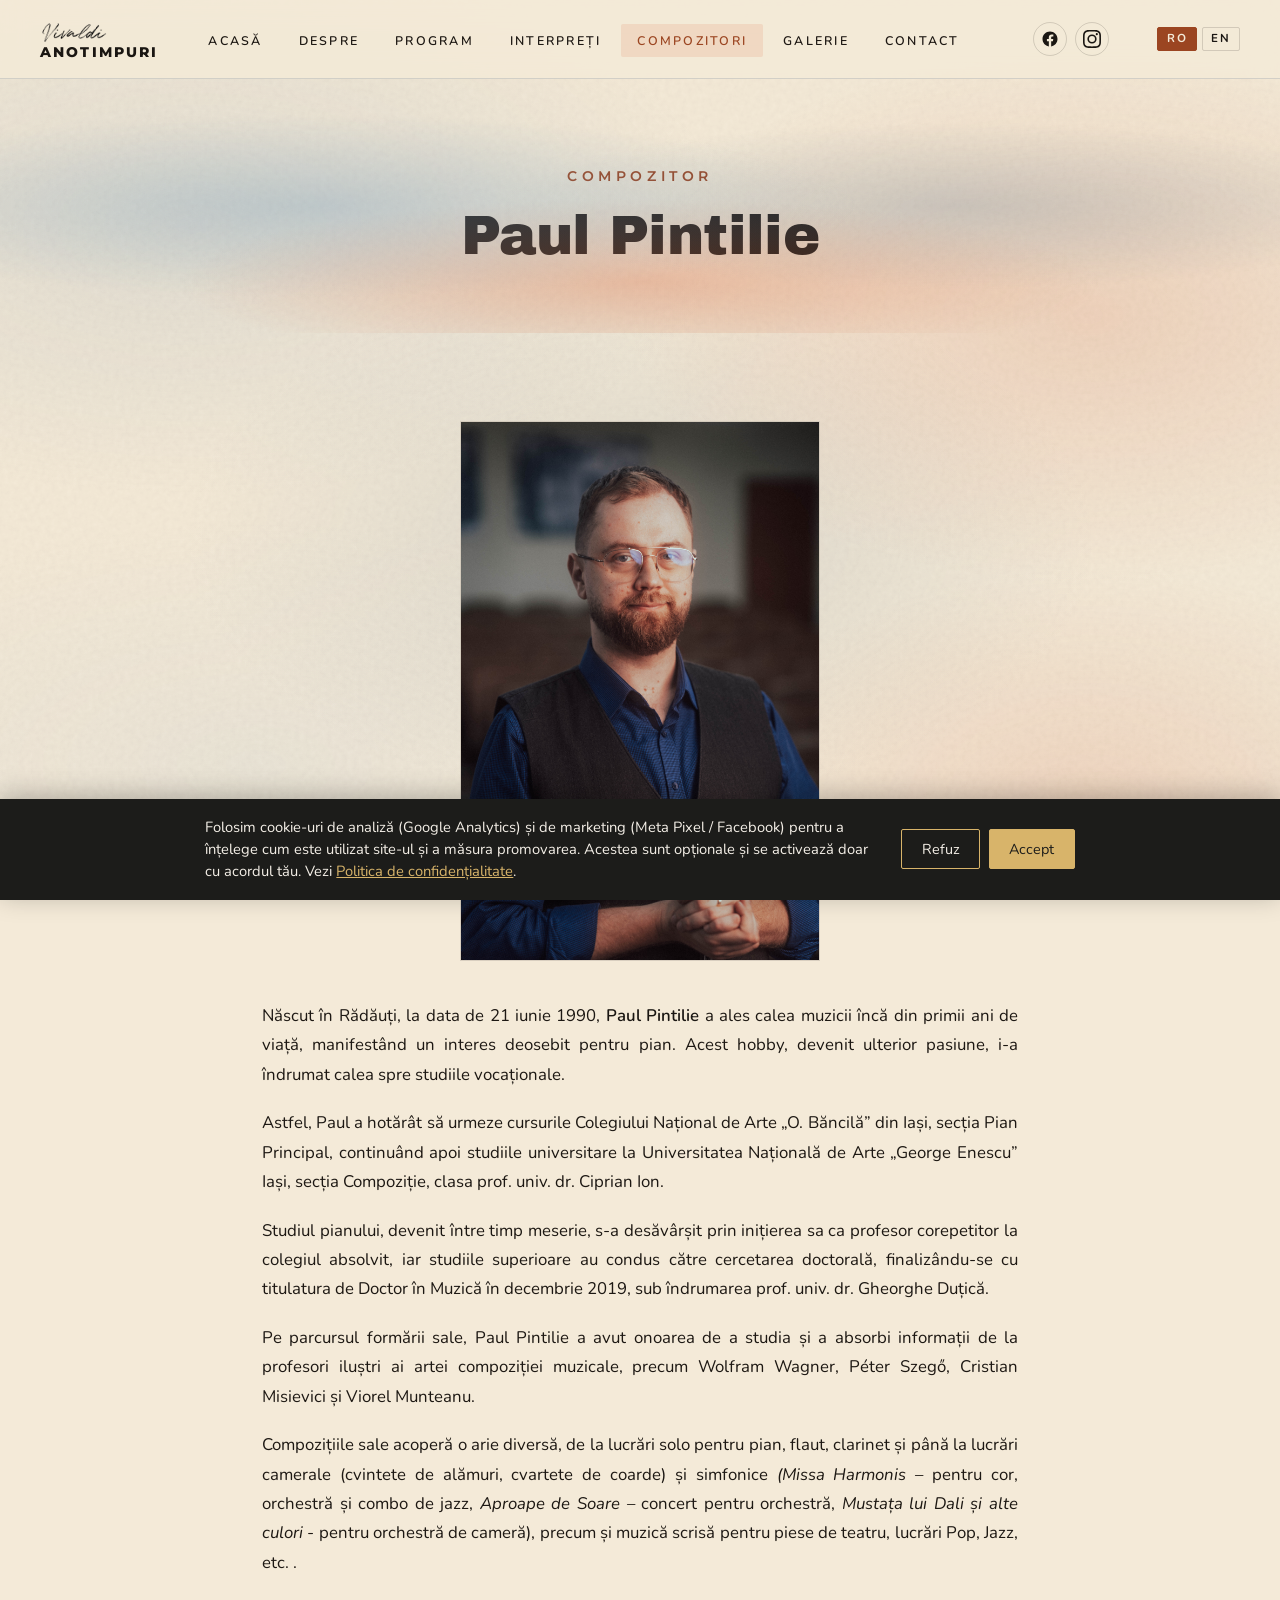
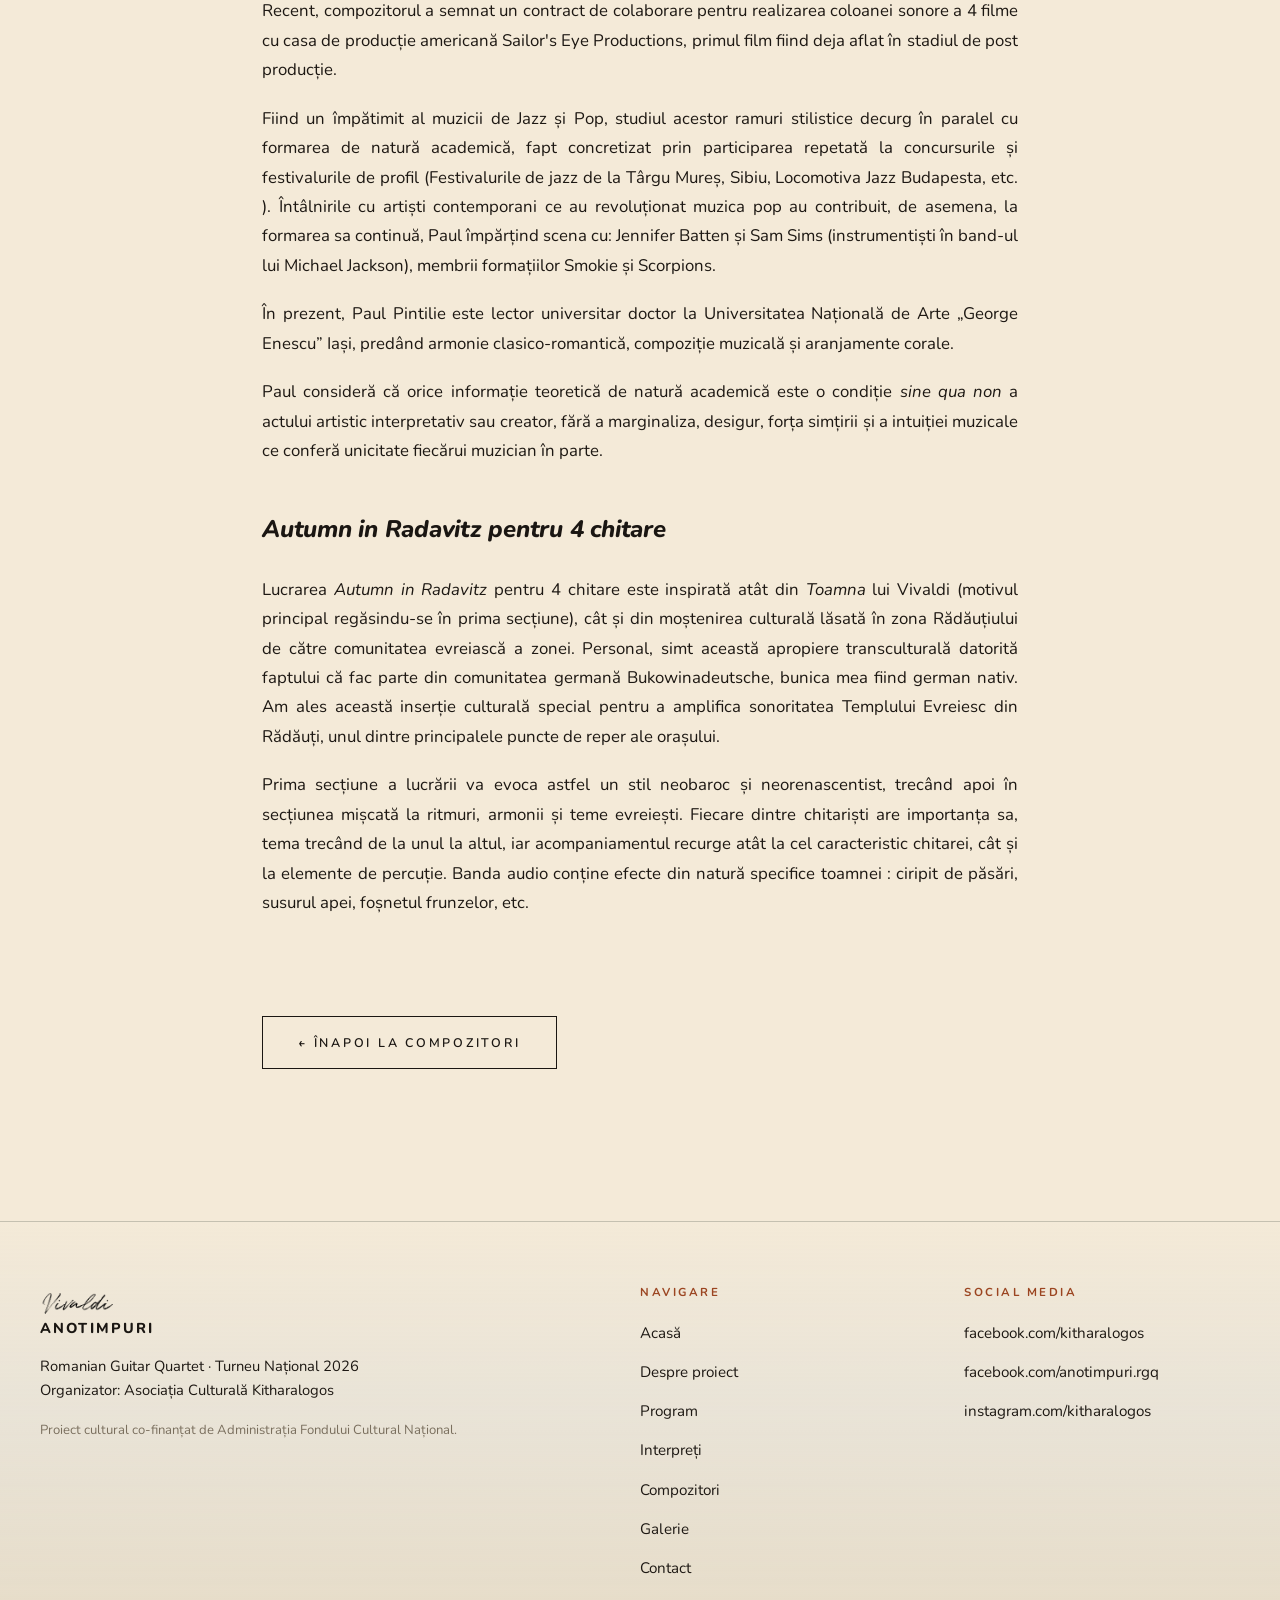
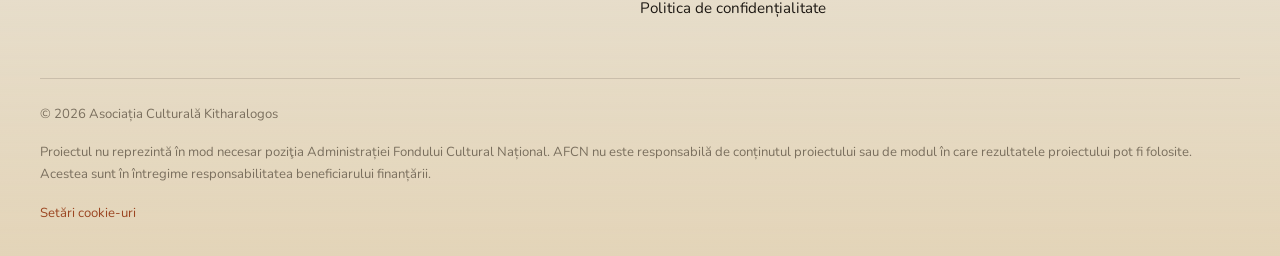
<file: paul-pintilie.html>
<!DOCTYPE html>
<html lang="ro">
<head>
  <meta charset="UTF-8">
  <meta name="viewport" content="width=device-width, initial-scale=1.0">
  <title>Paul Pintilie — ANOTIMPURI / Vivaldi</title>
  <meta name="description" content="Paul Pintilie — compozitor în cadrul proiectului Anotimpuri / Vivaldi.">
  <link rel="stylesheet" href="css/styles.css">
</head>
<body>

  <!-- HEADER -->
  <header class="site-header">
    <div class="header-inner">
      <a href="index.html" class="site-logo">
        <span class="script-mark">Vivaldi</span>
        Anotimpuri
      </a>
      <nav class="site-nav" id="main-nav">
        <ul>
          <li><a href="index.html">Acasă</a></li>
          <li><a href="about.html">Despre</a></li>
          <li><a href="index.html#concerte">Program</a></li>
          <li><a href="index.html#interpreti">Interpreți</a></li>
          <li><a href="index.html#compozitori" class="active">Compozitori</a></li>
          <li><a href="galerie.html">Galerie</a></li>
          <li><a href="contact.html">Contact</a></li>
        </ul>
      </nav>
      <div class="header-social">
        <a href="https://www.facebook.com/anotimpuri.rgq" target="_blank" rel="noopener" aria-label="Facebook Anotimpuri">
          <svg viewBox="0 0 24 24" width="18" height="18" fill="currentColor" aria-hidden="true">
            <path d="M22 12c0-5.523-4.477-10-10-10S2 6.477 2 12c0 4.991 3.657 9.128 8.438 9.879V14.89h-2.54V12h2.54V9.797c0-2.506 1.492-3.89 3.777-3.89 1.094 0 2.238.195 2.238.195v2.46h-1.261c-1.243 0-1.63.771-1.63 1.562V12h2.773l-.443 2.89h-2.33v6.989C18.343 21.128 22 16.991 22 12z"/>
          </svg>
        </a>
        <a href="https://www.instagram.com/kitharalogos/" target="_blank" rel="noopener" aria-label="Instagram Kitharalogos">
          <svg viewBox="0 0 24 24" width="18" height="18" fill="currentColor" aria-hidden="true">
            <path d="M12 2.163c3.204 0 3.584.012 4.85.07 1.366.062 2.633.336 3.608 1.311.975.975 1.249 2.242 1.311 3.608.058 1.266.07 1.646.07 4.85s-.012 3.584-.07 4.85c-.062 1.366-.336 2.633-1.311 3.608-.975.975-2.242 1.249-3.608 1.311-1.266.058-1.646.07-4.85.07s-3.584-.012-4.85-.07c-1.366-.062-2.633-.336-3.608-1.311-.975-.975-1.249-2.242-1.311-3.608-.058-1.266-.07-1.646-.07-4.85s.012-3.584.07-4.85c.062-1.366.336-2.633 1.311-3.608.975-.975 2.242-1.249 3.608-1.311 1.266-.058 1.646-.07 4.85-.07M12 0C8.741 0 8.332.014 7.052.072 5.197.157 3.355.673 2.014 2.014.673 3.355.157 5.197.072 7.052.014 8.332 0 8.741 0 12s.014 3.668.072 4.948c.085 1.855.601 3.697 1.942 5.038 1.341 1.341 3.183 1.857 5.038 1.942C8.332 23.986 8.741 24 12 24s3.668-.014 4.948-.072c1.855-.085 3.697-.601 5.038-1.942 1.341-1.341 1.857-3.183 1.942-5.038.058-1.28.072-1.689.072-4.948s-.014-3.668-.072-4.948c-.085-1.855-.601-3.697-1.942-5.038C20.645.673 18.803.157 16.948.072 15.668.014 15.259 0 12 0zm0 5.838a6.162 6.162 0 100 12.324 6.162 6.162 0 000-12.324zM12 16a4 4 0 110-8 4 4 0 010 8zm6.406-11.845a1.44 1.44 0 100 2.881 1.44 1.44 0 000-2.881z"/>
          </svg>
        </a>
      </div>
      <div class="lang-switch" role="group" aria-label="Language / Limbă">
        <button type="button" class="lang-btn active" data-lang="ro" aria-pressed="true">RO</button>
        <button type="button" class="lang-btn" data-lang="en" aria-pressed="false">EN</button>
      </div>
      <button class="hamburger" id="hamburger" aria-label="Deschide meniul">
        <span></span><span></span><span></span>
      </button>
    </div>
  </header>

  <main>

    <!-- PAGE HERO -->
    <section class="page-hero">
      <div class="container container--narrow">
        <span class="eyebrow">Compozitor</span>
        <h1>Paul Pintilie</h1>
      </div>
    </section>

    <!-- PROFILE -->
    <section class="section">
      <div class="container container--narrow">
        <div class="profile-layout reveal">
          <figure class="profile-photo">
            <img src="images/paul-pintilie.jpg" alt="Paul Pintilie" loading="lazy"
                 onerror="this.style.display='none'; this.nextElementSibling.style.display='flex';">
            <div class="profile-photo-placeholder" style="display:none;">
              <span>Foto</span>
            </div>
          </figure>
          <div class="profile-bio">
            <p>
              Născut în Rădăuți, la data de 21 iunie 1990, <strong>Paul Pintilie</strong> a ales calea muzicii
              încă din primii ani de viață, manifestând un interes deosebit pentru pian. Acest hobby, devenit
              ulterior pasiune, i-a îndrumat calea spre studiile vocaționale.
            </p>
            <p>
              Astfel, Paul a hotărât să urmeze cursurile Colegiului Național de Arte „O. Băncilă” din Iași,
              secția Pian Principal, continuând apoi studiile universitare la Universitatea Națională de Arte
              „George Enescu” Iași, secția Compoziție, clasa prof. univ. dr. Ciprian Ion.
            </p>
            <p>
              Studiul pianului, devenit între timp meserie, s-a desăvârșit prin inițierea sa ca profesor
              corepetitor la colegiul absolvit, iar studiile superioare au condus către cercetarea doctorală,
              finalizându-se cu titulatura de Doctor în Muzică în decembrie 2019, sub îndrumarea prof. univ.
              dr. Gheorghe Duțică.
            </p>
            <p>
              Pe parcursul formării sale, Paul Pintilie a avut onoarea de a studia și a absorbi informații de
              la profesori iluștri ai artei compoziției muzicale, precum Wolfram Wagner, Péter Szegő,
              Cristian Misievici și Viorel Munteanu.
            </p>
            <p>
              Compozițiile sale acoperă o arie diversă, de la lucrări solo pentru pian, flaut, clarinet și
              până la lucrări camerale (cvintete de alămuri, cvartete de coarde) și simfonice <em>(Missa
              Harmonis</em> – pentru cor, orchestră și combo de jazz, <em>Aproape de Soare</em> – concert pentru orchestră,
              <em>Mustața lui Dali și alte culori</em> - pentru orchestră de cameră), precum și muzică scrisă pentru
              piese de teatru, lucrări Pop, Jazz, etc. .
            </p>
            <p>
              Recent, compozitorul a semnat un contract de colaborare pentru realizarea coloanei sonore a 4
              filme cu casa de producție americană Sailor's Eye Productions, primul film fiind deja aflat în
              stadiul de post producție.
            </p>
            <p>
              Fiind un împătimit al muzicii de Jazz și Pop, studiul acestor ramuri stilistice decurg în paralel
              cu formarea de natură academică, fapt concretizat prin participarea repetată la concursurile și
              festivalurile de profil (Festivalurile de jazz de la Târgu Mureș, Sibiu, Locomotiva Jazz Budapesta,
              etc. ). Întâlnirile cu artiști contemporani ce au revoluționat muzica pop au contribuit, de asemena, la
              formarea sa continuă, Paul împărțind scena cu: Jennifer Batten și Sam Sims (instrumentiști în band-ul lui
              Michael Jackson), membrii formațiilor Smokie și Scorpions.
            </p>
            <p>
              În prezent, Paul Pintilie este lector universitar doctor la Universitatea Națională de Arte
              „George Enescu” Iași, predând armonie clasico-romantică, compoziție muzicală și aranjamente
              corale.
            </p>
            <p>
              Paul consideră că orice informație teoretică de natură academică este o condiție <em>sine qua non</em>
              a actului artistic interpretativ sau creator, fără a marginaliza, desigur, forța simțirii și a
              intuiției muzicale ce conferă unicitate fiecărui muzician în parte.
            </p><br>
            <h3 class="profile-section-title"><i>Autumn in Radavitz pentru 4 chitare</i></h3><br>
            <p>
              Lucrarea <em>Autumn in Radavitz</em> pentru 4 chitare este inspirată atât din <em>Toamna</em>
              lui Vivaldi (motivul principal regăsindu-se în prima secțiune), cât și din moștenirea
              culturală lăsată în zona Rădăuțiului de către comunitatea evreiască a zonei. Personal, simt
              această apropiere transculturală datorită faptului că fac parte din comunitatea germană
              Bukowinadeutsche, bunica mea fiind german nativ. Am ales această inserție culturală special
              pentru a amplifica sonoritatea Templului Evreiesc din Rădăuți, unul dintre principalele puncte
              de reper ale orașului.
            </p>
            <p>
              Prima secțiune a lucrării va evoca astfel un stil neobaroc și neorenascentist, trecând apoi
              în secțiunea mișcată la ritmuri, armonii și teme evreiești. Fiecare dintre chitariști are
              importanța sa, tema trecând de la unul la altul, iar acompaniamentul recurge atât la cel
              caracteristic chitarei, cât și la elemente de percuție. Banda audio conține efecte din natură
              specifice toamnei : ciripit de păsări, susurul apei, foșnetul frunzelor, etc.
            </p><br>
          </div>
        </div>

        <p class="back-link reveal">
          <a href="index.html#compozitori" class="btn">← Înapoi la compozitori</a>
        </p>
      </div>
    </section>

  </main>

  <!-- FOOTER -->
  <footer class="site-footer">
    <div class="footer-inner">
      <div class="footer-grid">
        <div class="footer-brand">
          <span class="logo">
            <span class="script-mark">Vivaldi</span>
            Anotimpuri
          </span>
          <p>
            Romanian Guitar Quartet · Turneu Național 2026<br>
            Organizator: Asociația Culturală Kitharalogos
          </p>
          <p style="font-size:0.82rem; margin-top:1rem; color:var(--warm-grey);">
            Proiect cultural co-finanțat de Administrația Fondului Cultural Național.
          </p>
        </div>
        <div class="footer-col">
          <h4>Navigare</h4>
          <ul>
            <li><a href="index.html">Acasă</a></li>
            <li><a href="about.html">Despre proiect</a></li>
            <li><a href="index.html#concerte">Program</a></li>
            <li><a href="index.html#interpreti">Interpreți</a></li>
            <li><a href="index.html#compozitori">Compozitori</a></li>
            <li><a href="galerie.html">Galerie</a></li>
            <li><a href="contact.html">Contact</a></li>
            <li><a href="confidentialitate.html">Politica de confidențialitate</a></li>
          </ul>
        </div>
        <div class="footer-col">
          <h4>Social media</h4>
          <ul>
            <li><a href="https://www.facebook.com/kitharalogos" target="_blank" rel="noopener">facebook.com/kitharalogos</a></li>
            <li><a href="https://www.facebook.com/anotimpuri.rgq" target="_blank" rel="noopener">facebook.com/anotimpuri.rgq</a></li>
            <li><a href="https://www.instagram.com/kitharalogos/" target="_blank" rel="noopener">instagram.com/kitharalogos</a></li>
          </ul>
        </div>
      </div>
      <div class="footer-bottom">
        <span>© 2026 Asociația Culturală Kitharalogos</span>
        <span>Proiectul nu reprezintă în mod necesar poziţia Administrației Fondului Cultural Național. AFCN nu este responsabilă de conținutul proiectului sau de modul în care rezultatele proiectului pot fi folosite. Acestea sunt în întregime responsabilitatea beneficiarului finanțării.</span>
      </div>
    </div>
  </footer>

  <script src="js/i18n.js" defer></script>
  <script src="js/main.js" defer></script>
</body>
</html>
</file>
<file: css/styles.css>
/* =============================================
   STYLES.CSS — Anotimpuri / Vivaldi
   Romanian Guitar Quartet — National Tour
   Watercolor on aged plaster aesthetic
   ============================================= */

/* --- FONTS --- */
@import url('https://fonts.googleapis.com/css2?family=Italianno&family=Archivo+Black&family=Montserrat:wght@400;500;600;700;800&family=Nunito:ital,wght@0,400;0,500;0,600;0,700;0,800;1,400;1,500&display=swap');

/* --- CSS VARIABLES --- */
:root {
  /* Paper & plaster background tones */
  --paper:        #f4ead8;
  --paper-warm:   #ede0c8;
  --paper-deep:   #e3d4b8;
  --plaster:      #d8c7a8;

  /* Watercolor seasonal accents (from poster) */
  --spring:       #9bb39a;   /* sage / olive green */
  --spring-deep:  #6f8a72;
  --summer:       #d66a3f;   /* intense terracotta / burnt orange */
  --summer-deep:  #9b4521;   /* deep burnt sienna */
  --autumn:       #c98a85;   /* dusty rose */
  --autumn-deep:  #a36560;

  /* Blue range — pulled from the poster's central slate panel */
  --winter:       #8aa3b8;   /* dusty periwinkle (main blue) */
  --winter-deep:  #5a7891;   /* deeper slate */
  --winter-soft:  #b8c7d4;   /* washed pale blue */
  --winter-mist:  #d8e0e8;   /* very pale, for tints */

  /* Neutrals */
  --ink:          #1a1612;
  --ink-soft:     #2e2820;
  --charcoal:     #1d1813;
  --warm-grey:    #7a6f5e;
  --mist:         #a89b86;
  --cream:        #faf3e3;

  /* Functional */
  --line:         rgba(74, 63, 51, 0.18);
  --line-strong:  rgba(74, 63, 51, 0.35);

  /* Free-font mapping aligned to designer's spec (Fonturi.docx).
     Replacements where the original (paid/restricted) font isn't available free:
       Quentin       → Italianno         (script display)
       Utendo Bold   → Archivo Black     (bold geometric display title)
       Montserrat    → Montserrat        (exact match)
       TT Rounds Neue→ Nunito            (closest free rounded geometric sans)
       Coolvetica    → Montserrat 600    (no good free match; same family for now) */
  --font-display:  'Italianno', cursive;                       /* script — Vivaldi */
  --font-title:    'Archivo Black', 'Montserrat', sans-serif;  /* ANOTIMPURI display title */
  --font-brand:    'Montserrat', sans-serif;                   /* brand, artist names */
  --font-heading:  'Nunito', 'Montserrat', sans-serif;         /* section headings, eyebrows fallback */
  --font-names:    'Nunito', 'Montserrat', sans-serif;         /* composer/location names */
  --font-eyebrow:  'Montserrat', sans-serif;                   /* eyebrow labels */
  --font-body:     'Nunito', sans-serif;                       /* body */

  --transition:   0.4s cubic-bezier(0.4, 0, 0.2, 1);
  --shadow-soft:  0 4px 30px rgba(74, 63, 51, 0.08);
  --shadow-warm:  0 8px 40px rgba(155, 69, 33, 0.22);
  --shadow-cool:  0 8px 40px rgba(90, 120, 145, 0.18);
}

/* --- RESET & BASE --- */
*, *::before, *::after { box-sizing: border-box; margin: 0; padding: 0; }

html { scroll-behavior: smooth; font-size: 16px; }

body {
  background-color: var(--paper);
  color: var(--ink-soft);
  font-family: var(--font-body);
  font-size: 1.15rem;
  line-height: 1.7;
  overflow-x: hidden;
  position: relative;
}

/* Watercolor wash background */
body::before {
  content: '';
  position: fixed;
  inset: 0;
  background:
    radial-gradient(ellipse 70% 50% at 15% 25%, rgba(138, 163, 184, 0.18) 0%, transparent 60%),
    radial-gradient(ellipse 60% 50% at 85% 35%, rgba(214, 106, 63, 0.18) 0%, transparent 60%),
    radial-gradient(ellipse 55% 45% at 50% 60%, rgba(90, 120, 145, 0.14) 0%, transparent 65%),
    radial-gradient(ellipse 65% 45% at 20% 85%, rgba(184, 199, 212, 0.16) 0%, transparent 60%),
    radial-gradient(ellipse 50% 45% at 85% 90%, rgba(214, 106, 63, 0.16) 0%, transparent 60%);
  pointer-events: none;
  z-index: 0;
}

/* Paper grain texture */
body::after {
  content: '';
  position: fixed;
  inset: 0;
  background-image: url("data:image/svg+xml,%3Csvg viewBox='0 0 200 200' xmlns='http://www.w3.org/2000/svg'%3E%3Cfilter id='n'%3E%3CfeTurbulence type='fractalNoise' baseFrequency='0.85' numOctaves='3' stitchTiles='stitch'/%3E%3CfeColorMatrix values='0 0 0 0 0.2 0 0 0 0 0.15 0 0 0 0 0.08 0 0 0 0.15 0'/%3E%3C/filter%3E%3Crect width='100%25' height='100%25' filter='url(%23n)'/%3E%3C/svg%3E");
  opacity: 0.35;
  pointer-events: none;
  mix-blend-mode: multiply;
  z-index: 1;
}

main, header, footer { position: relative; z-index: 2; }

/* --- TYPOGRAPHY --- */
h1, h2, h3, h4, h5 {
  font-family: var(--font-heading);
  font-weight: 800;
  color: var(--ink);
  letter-spacing: -0.01em;
  line-height: 1.15;
}

h1 { font-size: clamp(2.6rem, 6vw, 5rem); }
h2 { font-size: clamp(1.9rem, 4vw, 3rem); }
h3 { font-size: clamp(1.2rem, 2.2vw, 1.5rem); }
h4 { font-size: 1.05rem; letter-spacing: 0.05em; }

p { margin-bottom: 1.1rem; }
p:last-child { margin-bottom: 0; }

a { color: var(--summer-deep); text-decoration: none; transition: color var(--transition); }
a:hover { color: var(--autumn-deep); }

strong { color: var(--ink); font-weight: 600; }
em { font-style: italic; color: var(--charcoal); }

.script {
  font-family: var(--font-display);
  font-weight: 200;
  font-style: italic;
}

.eyebrow {
  display: inline-block;
  font-family: var(--font-eyebrow);
  font-size: 0.9rem;
  letter-spacing: 0.32em;
  text-transform: uppercase;
  color: var(--summer-deep);
  font-weight: 600;
  margin-bottom: 1rem;
}

.divider {
  width: 60px;
  height: 1px;
  background: var(--line-strong);
  margin: 1.5rem auto;
}

.divider-ornament {
  text-align: center;
  margin: 2rem 0;
  position: relative;
}
.divider-ornament span {
  font-family: var(--font-display);
  font-size: 1.4rem;
  color: var(--summer);
  display: inline-block;
  padding: 0 1.5rem;
  background: var(--paper);
  position: relative;
  z-index: 1;
}
.divider-ornament::after {
  content: '';
  position: absolute;
  top: 50%;
  left: 0; right: 0;
  height: 1px;
  background: linear-gradient(90deg, transparent, var(--line-strong), transparent);
}

/* --- LAYOUT --- */
.container {
  max-width: 1200px;
  margin: 0 auto;
  padding: 0 2rem;
}
.container--narrow { max-width: 820px; }
.container--wide   { max-width: 1080px; }
.section { padding: 5.5rem 0; position: relative; }
.section--cream { background: linear-gradient(180deg, transparent, rgba(250, 243, 227, 0.5), transparent); }
.section--warm  { background: linear-gradient(180deg, transparent, rgba(214, 106, 63, 0.10), transparent); }
.section--cool  { background: linear-gradient(180deg, transparent, rgba(184, 199, 212, 0.28), transparent); }
.grid-2 { display: grid; grid-template-columns: 1fr 1fr; gap: 3rem; }
.grid-3 { display: grid; grid-template-columns: repeat(3, 1fr); gap: 2rem; }
.grid-4 { display: grid; grid-template-columns: repeat(4, 1fr); gap: 1.5rem; }

@media (max-width: 900px) {
  .grid-2, .grid-3, .grid-4 { grid-template-columns: 1fr; }
}
@media (max-width: 640px) {
  .container { padding: 0 1.2rem; }
  .section { padding: 3.5rem 0; }
}

/* --- HEADER / NAV --- */
.site-header {
  position: sticky;
  top: 0;
  z-index: 100;
  background: rgba(244, 234, 216, 0.85);
  backdrop-filter: blur(14px);
  -webkit-backdrop-filter: blur(14px);
  border-bottom: 1px solid rgba(90, 120, 145, 0.22);
  padding: 0 2rem;
}
.header-inner {
  max-width: 1200px;
  margin: 0 auto;
  display: flex;
  align-items: center;
  justify-content: space-between;
  height: 78px;
}
.site-logo {
  font-family: var(--font-brand);
  font-size: 0.9rem;
  font-weight: 800;
  color: var(--ink);
  letter-spacing: 0.15em;
  text-transform: uppercase;
  line-height: 1.1;
}
.site-logo .script-mark {
  /* Brushy "Vivaldi" PNG — text stays in DOM for SEO/a11y, image displays visually */
  display: block;
  background-image: url('vivaldi-mark.png');
  background-repeat: no-repeat;
  background-position: left center;
  background-size: contain;
  width: clamp(48px, 5.5vw, 72px);
  aspect-ratio: 360 / 148;
  color: transparent;
  font-size: 0;
  line-height: 0;
  margin-bottom: -0.1rem;
  user-select: none;
}

.site-nav ul { list-style: none; display: flex; gap: 0.25rem; }
.site-nav a {
  font-family: var(--font-heading);
  font-size: 0.78rem;
  font-weight: 600;
  letter-spacing: 0.18em;
  text-transform: uppercase;
  color: var(--charcoal);
  padding: 0.5rem 1rem;
  border-radius: 2px;
  transition: color var(--transition), background var(--transition);
}
.site-nav a:hover,
.site-nav a.active {
  color: var(--summer-deep);
  background: rgba(214, 106, 63, 0.14);
}

.hamburger {
  display: none;
  flex-direction: column;
  gap: 5px;
  cursor: pointer;
  padding: 4px;
  background: none;
  border: none;
}
.hamburger span {
  display: block;
  width: 26px; height: 2px;
  background: var(--ink);
  transition: var(--transition);
}

.header-social {
  display: flex;
  align-items: center;
  gap: 0.5rem;
  margin-left: 1.5rem;
}
.header-social a {
  display: inline-flex;
  align-items: center;
  justify-content: center;
  width: 34px;
  height: 34px;
  border-radius: 50%;
  color: var(--ink);
  background: transparent;
  border: 1px solid rgba(26, 22, 18, 0.15);
  transition: var(--transition);
}
.header-social a:hover {
  color: var(--summer-deep);
  border-color: var(--summer-deep);
  background: rgba(214, 106, 63, 0.08);
}
.header-social svg { display: block; }

/* --- LANGUAGE SWITCH (RO / EN) --- */
.lang-switch {
  display: flex;
  align-items: center;
  gap: 0.3rem;
  margin-left: 0.9rem;
}
.lang-btn {
  font-family: var(--font-heading);
  font-size: 0.72rem;
  font-weight: 700;
  letter-spacing: 0.12em;
  text-transform: uppercase;
  color: var(--ink);
  background: transparent;
  border: 1px solid rgba(26, 22, 18, 0.15);
  border-radius: 2px;
  padding: 0.32rem 0.55rem;
  cursor: pointer;
  line-height: 1;
  transition: var(--transition);
}
.lang-btn:hover {
  color: var(--summer-deep);
  border-color: var(--summer-deep);
  background: rgba(214, 106, 63, 0.08);
}
.lang-btn.active {
  color: var(--paper);
  background: var(--summer-deep);
  border-color: var(--summer-deep);
}

@media (max-width: 640px) {
  .header-social { margin-left: 0.5rem; gap: 0.35rem; }
  .header-social a { width: 30px; height: 30px; }
  .lang-switch { margin-left: 0.55rem; gap: 0.25rem; }
  .lang-btn { font-size: 0.66rem; padding: 0.28rem 0.45rem; }
}

@media (max-width: 900px) {
  .hamburger { display: flex; }
  .site-nav {
    display: none;
    position: absolute;
    top: 78px; left: 0; right: 0;
    background: var(--paper);
    border-bottom: 1px solid var(--line);
    padding: 1rem 0;
  }
  .site-nav.open { display: block; }
  .site-nav ul { flex-direction: column; gap: 0; }
  .site-nav a { display: block; padding: 0.9rem 2rem; }
}

/* --- HERO --- */
.hero {
  position: relative;
  min-height: 92vh;
  display: flex;
  align-items: center;
  justify-content: center;
  text-align: center;
  overflow: hidden;
  padding: 4rem 1.5rem;
}
.hero-bg {
  position: absolute;
  inset: 0;
  background-image: url('hero-poster.jpg');
  background-size: cover;
  background-position: right center;
  background-repeat: no-repeat;
}
/* Semi-transparent warm wash over the poster to keep text legible */
.hero-bg::before {
  content: '';
  position: absolute;
  inset: 0;
  background: linear-gradient(
    135deg,
    rgba(214, 234, 216, 0.55) 0%,
    rgba(244, 234, 216, 0.40) 40%,
    rgba(90, 120, 216, 0.30) 100%
  );
}
.hero-content {
  position: relative;
  z-index: 2;
  max-width: 900px;
  animation: fadeUp 1.2s ease both;
}
.hero-script {
  /* The text "Vivaldi" remains in the DOM for SEO/accessibility,
     but visually replaced by the hand-painted PNG */
  font-family: var(--font-display);
  font-size: clamp(4.5rem, 14vw, 11rem);
  line-height: 0.85;
  margin-bottom: 0.5rem;
  letter-spacing: -0.02em;
  position: relative;
  display: inline-block;
  /* Hide the text, replace with image */
  color: transparent;
  background-image: url('vivaldi-title.png');
  background-repeat: no-repeat;
  background-position: center;
  background-size: contain;
  /* Image is ~2.44:1 (1400×575). Width-driven; height follows aspect-ratio. */
  width: clamp(280px, 50vw, 700px);
  aspect-ratio: 1400 / 575;
  height: auto;
  user-select: none;
}
.hero-script::after {
  display: none;
}
.hero h1 {
  font-family: var(--font-title);
  font-weight: 200; /* Archivo Black is only weight 200 (it's already very heavy) */
  font-size: clamp(2.5rem, 7vw, 6rem);
  color: var(--ink);
  margin: 1rem 0 0.5rem;
  letter-spacing: -0.02em;
}
.hero-subtitle {
  font-family: var(--font-brand);
  font-weight: 700;
  font-size: clamp(1.1rem, 3vw, 1.8rem);
  font-weight: 500;
  color: var(--charcoal);
  margin-bottom: 1.5rem;
}
.hero-meta {
  font-family: var(--font-eyebrow);
  font-size: clamp(0.95rem, 1.4vw, 1.25rem);
  letter-spacing: 0.28em;
  color: var(--summer-deep);
  text-transform: uppercase;
  font-weight: 600;
  margin: 2rem 0 1rem;
}
.hero-tagline {
  font-family: var(--font-body);
  font-style: italic;
  font-size: clamp(1.1rem, 1.5vw, 1.5rem);
  font-weight: 200;
  color: var(--charcoal);
  max-width: 640px;
  margin: 1.5rem auto 2.5rem;
}
/* Larger eyebrow only inside the hero */
.hero .eyebrow {
  font-size: clamp(0.95rem, 1.4vw, 1.25rem);
  letter-spacing: 0.3em;
  margin-bottom: 1.5rem;
}

/* --- BUTTONS --- */
.btn {
  display: inline-block;
  font-family: var(--font-heading);
  font-size: 0.78rem;
  font-weight: 600;
  letter-spacing: 0.22em;
  text-transform: uppercase;
  padding: 0.95rem 2.2rem;
  border: 1.5px solid var(--ink);
  color: var(--ink);
  transition: all var(--transition);
  cursor: pointer;
  background: transparent;
}
.btn:hover {
  background: var(--ink);
  color: var(--cream);
  transform: translateY(-2px);
  box-shadow: var(--shadow-warm);
}
.btn--filled {
  background: var(--ink);
  color: var(--cream);
}
.btn--filled:hover {
  background: var(--summer-deep);
  border-color: var(--summer-deep);
  color: var(--cream);
}
.btn--coral {
  border-color: var(--summer-deep);
  color: var(--summer-deep);
}
.btn--coral:hover {
  background: var(--summer-deep);
  color: var(--cream);
}
.btn--small {
  padding: 0.55rem 1.2rem;
  font-size: 0.68rem;
}
.btn-group { display: flex; gap: 1rem; flex-wrap: wrap; justify-content: center; }

/* --- SECTION HEADERS --- */
.section-header { text-align: center; margin-bottom: 3.5rem; }
.section-header .eyebrow { margin-bottom: 0.6rem; }
.section-header h2 { margin-bottom: 1rem; }
.section-header p { color: var(--charcoal); max-width: 620px; margin: 0 auto; font-style: italic; }
.section-header .script {
  font-size: 3rem;
  color: var(--summer);
  line-height: 0.8;
  display: block;
  margin-bottom: 0.5rem;
}

/* --- CARDS --- */
.card {
  background: rgba(250, 243, 227, 0.6);
  border: 1px solid var(--line);
  padding: 2rem;
  transition: all var(--transition);
  position: relative;
  overflow: hidden;
  backdrop-filter: blur(6px);
}
.card::before {
  content: '';
  position: absolute;
  top: 0; left: 0; right: 0;
  height: 3px;
  background: linear-gradient(90deg, var(--spring), var(--summer), var(--autumn), var(--winter));
  opacity: 0;
  transition: opacity var(--transition);
}
.card:hover {
  border-color: var(--summer);
  box-shadow: var(--shadow-warm);
  transform: translateY(-4px);
}
.card:hover::before { opacity: 1; }
.card h3 { margin-bottom: 0.5rem; }
.card p { font-size: 1rem; color: var(--charcoal); }

/* --- CONCERT / EVENT LIST --- */
.event-list { display: flex; flex-direction: column; }
.event-item {
  display: grid;
  grid-template-columns: 160px 1fr auto;
  gap: 2rem;
  align-items: center;
  padding: 1.6rem 0;
  border-bottom: 1px solid var(--line);
  transition: all var(--transition);
}
.event-item:hover {
  background: rgba(214, 106, 63, 0.12);
  padding-left: 1rem;
}
.event-date {
  font-family: var(--font-heading);
  font-size: 1rem;
  font-weight: 700;
  letter-spacing: 0.08em;
  color: var(--ink);
}
.event-date .time {
  display: block;
  color: var(--summer-deep);
  font-size: 0.78rem;
  font-weight: 500;
  margin-top: 0.25rem;
  letter-spacing: 0.1em;
}
.event-city {
  font-family: var(--font-names);
  font-weight: 600;
  font-family: var(--font-heading);
  font-size: 0.72rem;
  font-weight: 700;
  letter-spacing: 0.22em;
  text-transform: uppercase;
  color: var(--summer-deep);
  margin-bottom: 0.3rem;
}
.event-venue {
  font-family: var(--font-names);
  font-weight: 600;
  font-size: 1.05rem;
  color: var(--ink);
  font-weight: 500;
  font-family: var(--font-heading);
}
@media (max-width: 700px) {
  .event-item { grid-template-columns: 1fr; gap: 0.4rem; padding: 1.2rem 0; }
  .event-item:hover { padding-left: 0; }
}

/* --- SOLD OUT OVERLAY (shared: event list + program list) --- */
.sold-out { position: relative; }
.event-item.sold-out:hover { background: transparent; padding-left: 0; }
.program-list li.sold-out:hover { background: transparent; }
.sold-out > *:not(.sold-out-overlay) { opacity: 0.4; }
.sold-out-overlay {
  position: absolute;
  inset: 0;
  display: flex;
  align-items: center;
  justify-content: center;
  pointer-events: none;
}
.sold-out-overlay > span {
  font-family: var(--font-eyebrow);
  font-weight: 700;
  font-size: 0.82rem;
  letter-spacing: 0.28em;
  text-transform: uppercase;
  color: var(--cream);
  background: var(--summer-deep);
  padding: 0.5rem 1.6rem;
  border-radius: 3px;
  white-space: nowrap;
}
.btn.is-disabled {
  pointer-events: none;
  cursor: not-allowed;
}
.event-note {
  margin-top: 1.5rem;
  font-size: 1rem;
  font-style: italic;
  color: var(--charcoal);
  line-height: 1.6;
}

/* --- MUSICIAN CARDS --- */
.musician-grid {
  display: grid;
  grid-template-columns: repeat(2, 1fr);
  gap: 2rem;
}
@media (max-width: 700px) { .musician-grid { grid-template-columns: 1fr; } }

.musician-card {
  display: block;
  background: rgba(250, 243, 227, 0.7);
  border: 1px solid var(--line);
  padding: 2.2rem;
  transition: all var(--transition);
  position: relative;
  color: inherit;
  text-decoration: none;
}
.musician-card:hover {
  border-color: var(--autumn);
  transform: translateY(-3px);
  box-shadow: var(--shadow-soft);
  text-decoration: none;
}
.musician-name {
  font-family: var(--font-brand);
  font-weight: 700;
  font-family: var(--font-heading);
  font-size: 1.4rem;
  font-weight: 800;
  color: var(--ink);
  margin-bottom: 0.5rem;
  letter-spacing: -0.01em;
}
.musician-role {
  display: inline-block;
  font-family: var(--font-heading);
  font-size: 0.7rem;
  font-weight: 600;
  letter-spacing: 0.2em;
  text-transform: uppercase;
  color: var(--summer-deep);
  background: rgba(214, 106, 63, 0.18);
  padding: 0.25rem 0.7rem;
  margin-bottom: 1rem;
  border-radius: 2px;
}
.musician-bio {
  font-size: 1rem;
  color: var(--charcoal);
  line-height: 1.65;
  text-align: justify;
  text-justify: auto;
}

/* --- COMPOSERS / SMALL CARDS --- */
.composer-grid {
  display: grid;
  grid-template-columns: repeat(4, 1fr);
  gap: 1.2rem;
}
@media (max-width: 900px) { .composer-grid { grid-template-columns: repeat(2, 1fr); } }
@media (max-width: 500px) { .composer-grid { grid-template-columns: 1fr; } }

.composer-card {
  display: block;
  text-align: center;
  padding: 1.5rem 1rem;
  background: rgba(250, 243, 227, 0.5);
  border: 1px solid var(--line);
  transition: all var(--transition);
  color: inherit;
  text-decoration: none;
}
.composer-card:hover {
  border-color: var(--winter-deep);
  background: rgba(138, 163, 184, 0.14);
  text-decoration: none;
}
.composer-card h3 {
  font-family: var(--font-names);
  font-weight: 500;
}
.composer-card .name {
  font-family: var(--font-heading);
  font-weight: 700;
  color: var(--ink);
  font-size: 0.95rem;
}

/* --- ABOUT / TEXT BLOCKS --- */
.about-text { 
  font-size: 1.15rem; 
  line-height: 1.85; 
  color: var(--ink-soft);
  text-align: justify;
 }

.quote-block {
  border-left: 3px solid var(--winter-deep);
  padding: 0.5rem 0 0.5rem 2rem;
  margin: 2rem 0;
  font-style: italic;
  font-size: 1.2rem;
  color: var(--charcoal);
  font-family: var(--font-body);
}

/* --- SEASONS SECTION --- */
.seasons-grid {
  display: grid;
  grid-template-columns: repeat(4, 1fr);
  gap: 1.5rem;
}
@media (max-width: 900px) { .seasons-grid { grid-template-columns: repeat(2, 1fr); } }
@media (max-width: 500px) { .seasons-grid { grid-template-columns: 1fr; } }

.season-card {
  padding: 2rem 1.5rem;
  text-align: center;
  border: 1px solid var(--line);
  background: rgba(250, 243, 227, 0.5);
  transition: all var(--transition);
  position: relative;
}
.season-card::before {
  content: '';
  position: absolute;
  top: 0; left: 0; right: 0;
  height: 4px;
  transition: opacity var(--transition);
}
.season-card.spring::before { background: var(--spring); }
.season-card.summer::before { background: var(--summer); }
.season-card.autumn::before { background: var(--autumn); }
.season-card.winter::before { background: var(--winter); }
.season-card:hover { transform: translateY(-4px); box-shadow: var(--shadow-soft); }

.season-script {
  font-family: var(--font-display);
  font-size: 3rem;
  line-height: 1;
  margin-bottom: 0.5rem;
}
.season-card.spring .season-script { color: var(--spring-deep); }
.season-card.summer .season-script { color: var(--summer-deep); }
.season-card.autumn .season-script { color: var(--autumn-deep); }
.season-card.winter .season-script { color: var(--winter-deep); }

.season-card h3 {
  font-size: 1rem;
  letter-spacing: 0.18em;
  text-transform: uppercase;
  margin-bottom: 0.6rem;
}
.season-card p { font-size: 0.95rem; color: var(--charcoal); }

/* --- CONTACT FORM --- */
.form-group { margin-bottom: 1.5rem; }
.form-group label {
  display: block;
  font-family: var(--font-heading);
  font-size: 0.72rem;
  font-weight: 600;
  letter-spacing: 0.22em;
  text-transform: uppercase;
  color: var(--charcoal);
  margin-bottom: 0.5rem;
}
.form-group input,
.form-group textarea,
.form-group select {
  width: 100%;
  background: rgba(250, 243, 227, 0.7);
  border: 1px solid var(--line);
  color: var(--ink);
  padding: 0.9rem 1.2rem;
  font-family: var(--font-body);
  font-size: 1.05rem;
  transition: border-color var(--transition), background var(--transition);
  outline: none;
  -webkit-appearance: none;
  appearance: none;
}
.form-group input:focus,
.form-group textarea:focus,
.form-group select:focus {
  border-color: var(--winter-deep);
  background: var(--cream);
  box-shadow: 0 0 0 3px rgba(138, 163, 184, 0.18);
}
.form-group textarea { min-height: 160px; resize: vertical; }

/* --- Câmp-capcană pentru boți (honeypot) ---
   Ascuns pentru oameni, dar vizibil pentru scripturile automate.
   NU folosi display:none — unii boți îl detectează. */
.hp-field {
  position: absolute !important;
  left: -9999px !important;
  width: 1px;
  height: 1px;
  overflow: hidden;
  opacity: 0;
  pointer-events: none;
}

/* --- Întrebarea de verificare --- */
.form-group--captcha input {
  max-width: 220px;
}
.form-group--captcha label span {
  font-family: var(--font-body);
  font-size: 1rem;
  font-weight: 700;
  color: var(--summer-deep);
  letter-spacing: 0;
}

/* --- Mesajul de stare de sub buton --- */
.form-status {
  margin-top: 1.1rem;
  font-size: 0.95rem;
  line-height: 1.5;
  min-height: 1.4em;
}
.form-status--success {
  color: var(--summer-deep);
  font-weight: 600;
}
.form-status--error {
  color: #b3402a;
}

/* --- Butonul în timpul trimiterii --- */
#send-btn:disabled {
  opacity: 0.55;
  cursor: wait;
}

/* --- PAGE HERO (sub-pages) --- */
.page-hero {
  padding: 5rem 2rem 4rem;
  text-align: center;
  position: relative;
  overflow: hidden;
}
.page-hero::before {
  content: '';
  position: absolute;
  inset: 0;
  background:
    radial-gradient(ellipse 70% 60% at 25% 50%, rgba(120, 157, 187, 0.35) 0%, transparent 60%),
    radial-gradient(ellipse 60% 55% at 75% 50%, rgba(90, 120, 145, 0.25) 0%, transparent 60%),
    radial-gradient(ellipse 60% 55% at 50% 80%, rgba(214, 106, 63, 0.35) 0%, transparent 60%);
}
.page-hero .script {
  font-size: clamp(3rem, 7vw, 5.5rem);
  color: var(--summer);
  line-height: 0.85;
  margin-bottom: 0.5rem;
}
.page-hero h1 { font-family: var(--font-title); font-weight: 200; font-size: clamp(2rem, 5vw, 3.5rem); }
.page-hero .subtitle { font-style: italic; color: var(--charcoal); margin-top: 1rem; font-size: 1.15rem; max-width: 640px; margin-left: auto; margin-right: auto; }

/* --- VENUE LIST WITH PHOTOS PLACEHOLDER --- */
.venue-list {
  display: grid;
  grid-template-columns: repeat(2, 1fr);
  gap: 1.5rem;
  margin-top: 2rem;
}
@media (max-width: 700px) { .venue-list { grid-template-columns: 1fr; } }
/* When the count is odd, center the lone last item so the grid doesn't look like one is missing */
@media (min-width: 701px) {
  .venue-list .venue-item:last-child:nth-child(odd) {
    grid-column: 1 / -1;
    justify-self: center;
    width: calc(50% - 0.75rem);
  }
}
.venue-item {
  padding: 1.2rem 1.5rem;
  background: rgba(250, 243, 227, 0.6);
  border: 1px solid var(--line);
  border-left: 3px solid var(--winter);
  transition: all var(--transition);
}
.venue-item:hover {
  border-left-color: var(--winter-deep);
  background: rgba(184, 199, 212, 0.18);
}
.venue-item .name {
  font-family: var(--font-heading);
  font-weight: 700;
  color: var(--ink);
  margin-bottom: 0.2rem;
}
.venue-item .loc { font-size: 0.92rem; color: var(--warm-grey); }

/* --- PROGRAM LIST (compact, About page) --- */
.program-list {
  list-style: none;
  padding: 0;
  margin: 0;
  border-top: 1px solid var(--line);
}
.program-list li {
  display: grid;
  grid-template-columns: 130px 160px 1fr auto;
  gap: 1.5rem;
  align-items: baseline;
  padding: 1rem 0.5rem;
  border-bottom: 1px solid var(--line);
  transition: background var(--transition);
}
.program-list .btn--small {
  justify-self: end;
  align-self: center;
}
.program-list li:hover {
  background: rgba(214, 106, 63, 0.05);
}
.program-date {
  font-family: var(--font-eyebrow);
  font-size: 0.78rem;
  letter-spacing: 0.2em;
  text-transform: uppercase;
  font-weight: 600;
  color: var(--summer-deep);
}
.program-city {
  font-family: var(--font-names);
  font-weight: 600;
  font-size: 1rem;
  color: var(--ink);
}
.program-venue {
  font-size: 0.95rem;
  color: var(--charcoal);
  font-style: italic;
}
@media (max-width: 600px) {
  .program-list li {
    grid-template-columns: 1fr;
    gap: 0.25rem;
    padding: 1rem 0.25rem;
  }
  .program-list .btn--small {
    justify-self: start;
    margin-top: 0.5rem;
  }
}

/* --- PROFILE PAGES (musicians, composers) --- */
.profile-layout {
  display: block;
  margin-bottom: 3rem;
}
.profile-photo {
  position: relative;
  width: 100%;
  max-width: 360px;
  margin: 0 auto 2.5rem;
  aspect-ratio: 2 / 3;
  background: rgba(250, 243, 227, 0.7);
  border: 1px solid var(--line);
  overflow: hidden;
}
.profile-photo img {
  display: block;
  width: 100%;
  height: 100%;
  object-fit: cover;
  object-position: top center;
}
.profile-photo-placeholder {
  position: absolute;
  inset: 0;
  align-items: center;
  justify-content: center;
  font-family: var(--font-eyebrow);
  font-size: 0.8rem;
  letter-spacing: 0.3em;
  text-transform: uppercase;
  color: var(--warm-grey);
  background: rgba(244, 234, 216, 0.7);
}
.profile-bio {
  max-width: 760px;
  margin: 0 auto;
}
.profile-bio p {
  margin-bottom: 1.2rem;
  font-size: 1.05rem;
  line-height: 1.75;
  color: var(--charcoal);
  text-align: justify;
}
.profile-bio p:first-of-type {
    margin-bottom: 1.2rem;
  font-size: 1.05rem;
  line-height: 1.75;
  color: var(--charcoal);
}

.back-link {
  margin-top: 2rem;
}

@media (max-width: 700px) {
  .profile-photo {
    max-width: 260px;
  }
}

/* --- PARTNERS --- */
.partners {
  margin-top: 4rem;
  padding-top: 3rem;
  border-top: 1px solid var(--line);
}
.partners h4 {
  font-family: var(--font-heading);
  font-size: 0.72rem;
  letter-spacing: 0.28em;
  text-transform: uppercase;
  color: var(--summer-deep);
  margin-bottom: 1rem;
  text-align: center;
}
.partners p {
  text-align: center;
  color: var(--charcoal);
  font-size: 0.98rem;
  line-height: 1.8;
  max-width: 920px;
  margin: 0 auto 2rem;
}

.partner-logos {
  display: block;
  width: 100%;
  max-width: 1100px;
  height: auto;
  margin: 1.5rem auto 0;
  opacity: 0.95;
  transition: opacity var(--transition);
  /* Logos use real PNG transparency, no blend mode needed */
}
.partner-logos:hover { opacity: 1; }

.partner-logos--narrow { max-width: 720px; }

/* Single standalone logo (e.g. Kitharalogos) — smaller than partner strips */
.partner-logos--logo {
  max-width: 220px;
  margin: 1rem auto 0;   /* centered */
}

/* Small badge for self-contained logos (e.g. AFCN, which carries its own background) */
.logo-badge {
  display: block;
  margin: 1rem auto 0;   /* centered */
  padding: 0.75rem;
  border-radius: 4px;
  border: 1px solid rgba(26, 22, 18, 0.08);
  width: fit-content;
}
.logo-badge img {
  display: block;
  width: 100%;
  max-width: 160px;
  height: auto;
}
.logo-badge--dark { background: var(--ink); }
.logo-badge--light { background: #ffffff; }

/* --- FOOTER --- */
.site-footer {
  background: linear-gradient(180deg, transparent, rgba(184, 199, 212, 0.18) 30%, var(--paper-deep));
  border-top: 1px solid rgba(90, 120, 145, 0.22);
  padding: 4rem 2rem 2rem;
  margin-top: 4rem;
}
.footer-inner { max-width: 1200px; margin: 0 auto; }
.footer-grid {
  display: grid;
  grid-template-columns: 2fr 1fr 1fr;
  gap: 3rem;
  margin-bottom: 3rem;
}
.footer-brand .logo {
  font-family: var(--font-heading);
  font-weight: 800;
  font-size: 0.9rem;
  color: var(--ink);
  letter-spacing: 0.15em;
  text-transform: uppercase;
  display: block;
  margin-bottom: 0.3rem;
}
.footer-brand .logo .script-mark {
  /* Brushy "Vivaldi" PNG — text stays in DOM for SEO/a11y */
  display: block;
  background-image: url('vivaldi-mark.png');
  background-repeat: no-repeat;
  background-position: left center;
  background-size: contain;
  width: clamp(56px, 6vw, 84px);
  aspect-ratio: 360 / 148;
  color: transparent;
  font-size: 0;
  line-height: 0;
  margin-bottom: -0.1rem;
  user-select: none;
}
.footer-brand p { font-size: 0.92rem; color: var(--charcoal); line-height: 1.65; margin-top: 0.8rem; }
.footer-col h4 {
  font-family: var(--font-heading);
  font-size: 0.72rem;
  font-weight: 700;
  letter-spacing: 0.22em;
  text-transform: uppercase;
  color: var(--summer-deep);
  margin-bottom: 1rem;
}
.footer-col ul { list-style: none; }
.footer-col li { margin-bottom: 0.5rem; }
.footer-col a {
  font-size: 0.95rem;
  color: var(--charcoal);
  font-family: var(--font-body);
}
.footer-col a:hover { color: var(--summer-deep); }
.footer-social { display: flex; gap: 0.8rem; margin-top: 1.2rem; }
.footer-social a {
  width: 38px; height: 38px;
  border: 1px solid var(--line-strong);
  display: flex; align-items: center; justify-content: center;
  color: var(--charcoal);
  font-size: 0.85rem;
  font-weight: 700;
  transition: all var(--transition);
  border-radius: 50%;
}
.footer-social a:hover {
  border-color: var(--summer);
  color: var(--summer-deep);
  background: rgba(214, 106, 63, 0.14);
}
.footer-bottom {
  border-top: 1px solid var(--line);
  padding-top: 1.5rem;
  display: flex;
  justify-content: space-between;
  align-items: center;
  font-size: 0.82rem;
  color: var(--warm-grey);
  flex-wrap: wrap;
  gap: 1rem;
}
@media (max-width: 800px) {
  .footer-grid { grid-template-columns: 1fr 1fr; }
}
@media (max-width: 500px) {
  .footer-grid { grid-template-columns: 1fr; }
  .footer-bottom { flex-direction: column; gap: 0.5rem; text-align: center; }
}

/* --- ANIMATIONS --- */
@keyframes fadeUp {
  from { opacity: 0; transform: translateY(30px); }
  to   { opacity: 1; transform: translateY(0); }
}
.fade-up { animation: fadeUp 0.9s ease both; }
.fade-up-delay-1 { animation-delay: 0.15s; }
.fade-up-delay-2 { animation-delay: 0.3s; }
.fade-up-delay-3 { animation-delay: 0.45s; }

.reveal {
  opacity: 0;
  transform: translateY(24px);
  transition: opacity 0.8s ease, transform 0.8s ease;
}
.reveal.visible { opacity: 1; transform: none; }

/* --- UTILITY --- */
.text-center { text-align: center; }
.text-muted { color: var(--warm-grey); font-size: 0.88rem; }
.mt-1 { margin-top: 1rem; }
.mt-2 { margin-top: 2rem; }
.mt-3 { margin-top: 3rem; }
.mt-4 { margin-top: 4rem; }
.mb-0 { margin-bottom: 0; }
.mb-2 { margin-bottom: 2rem; }
</file>
